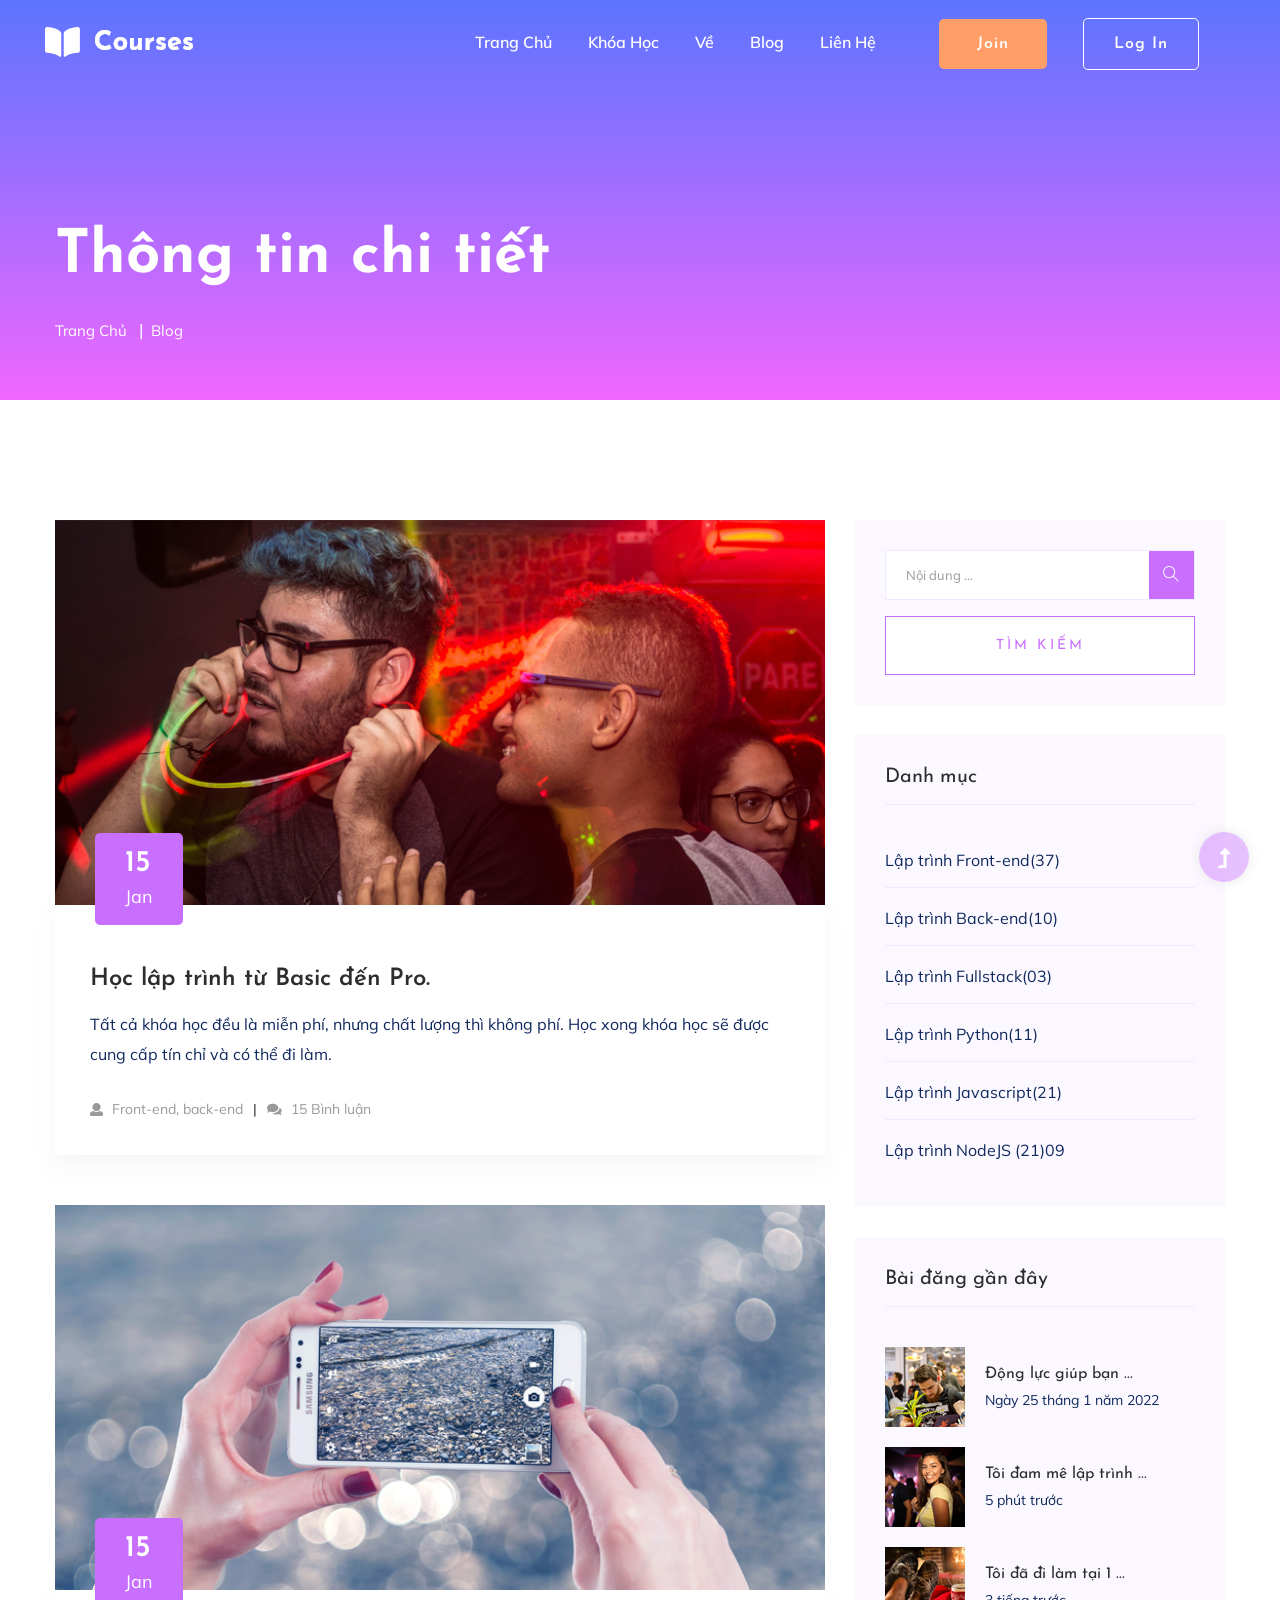
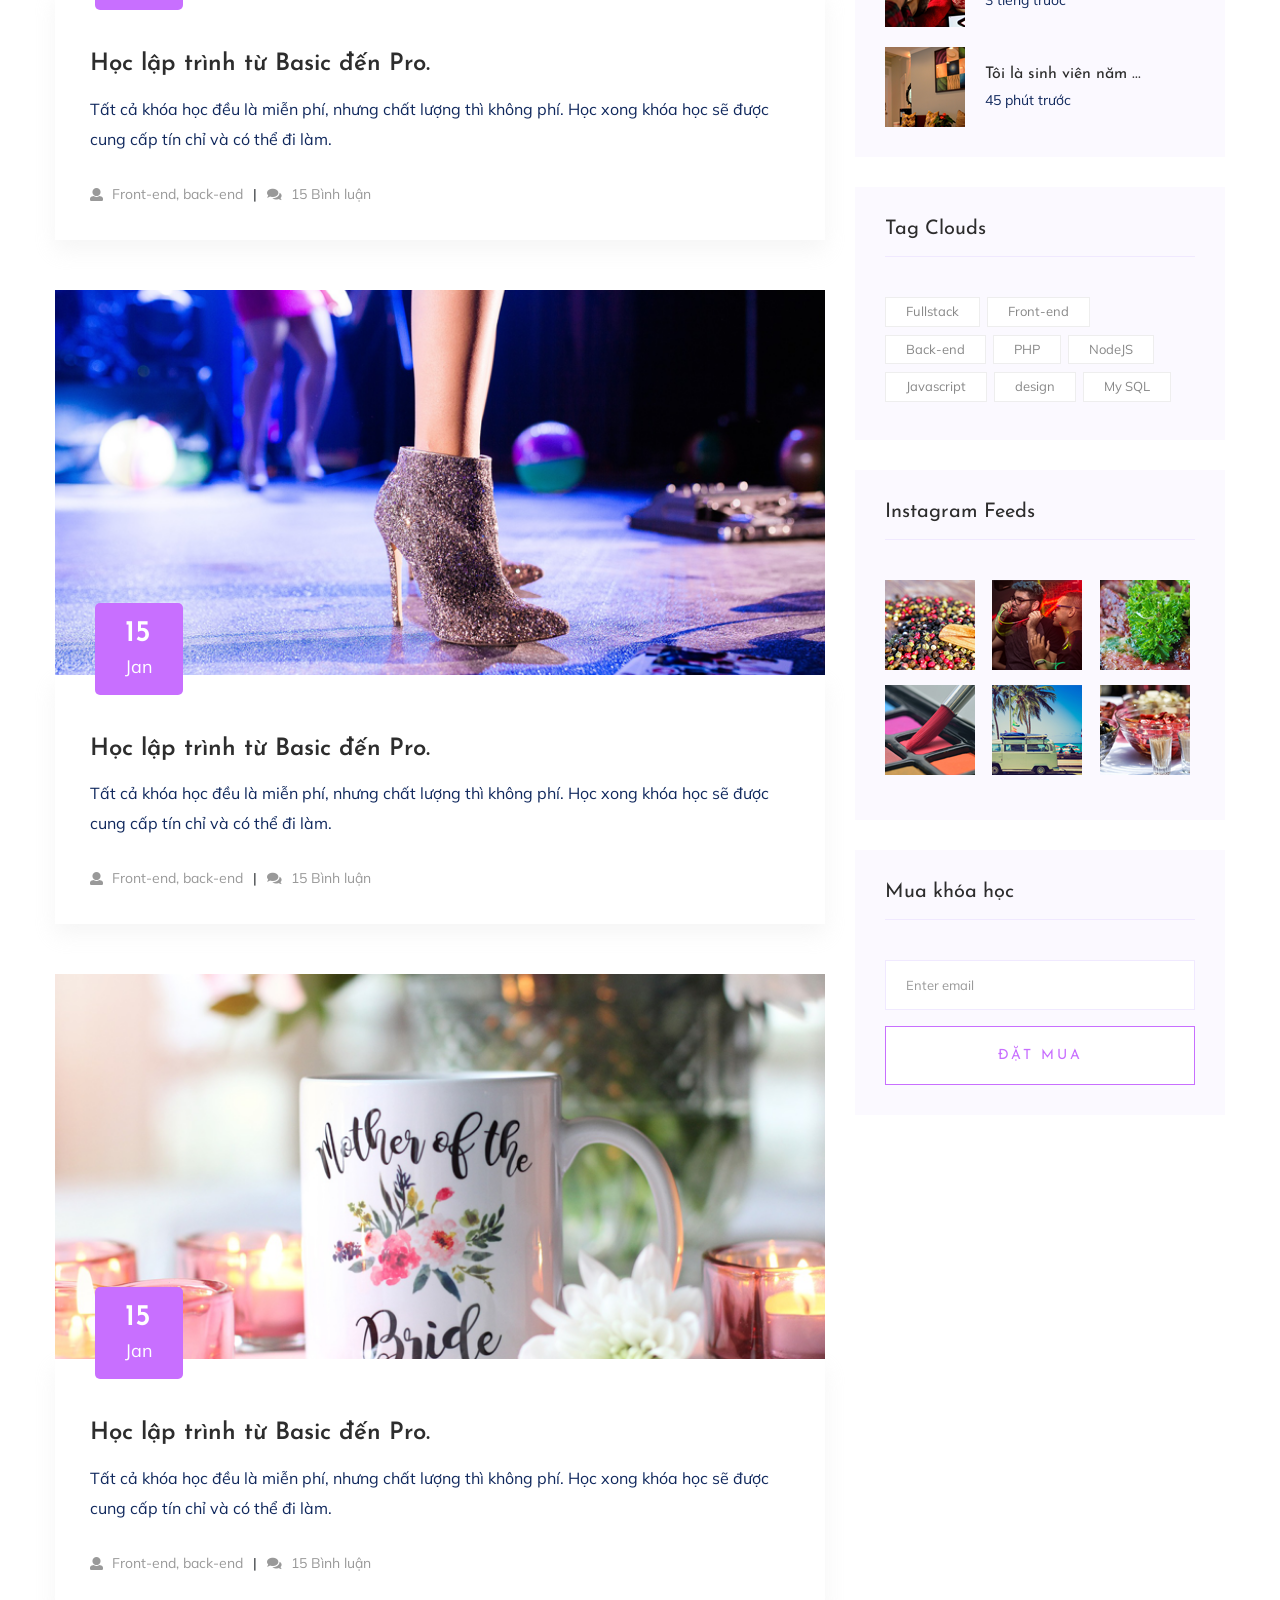
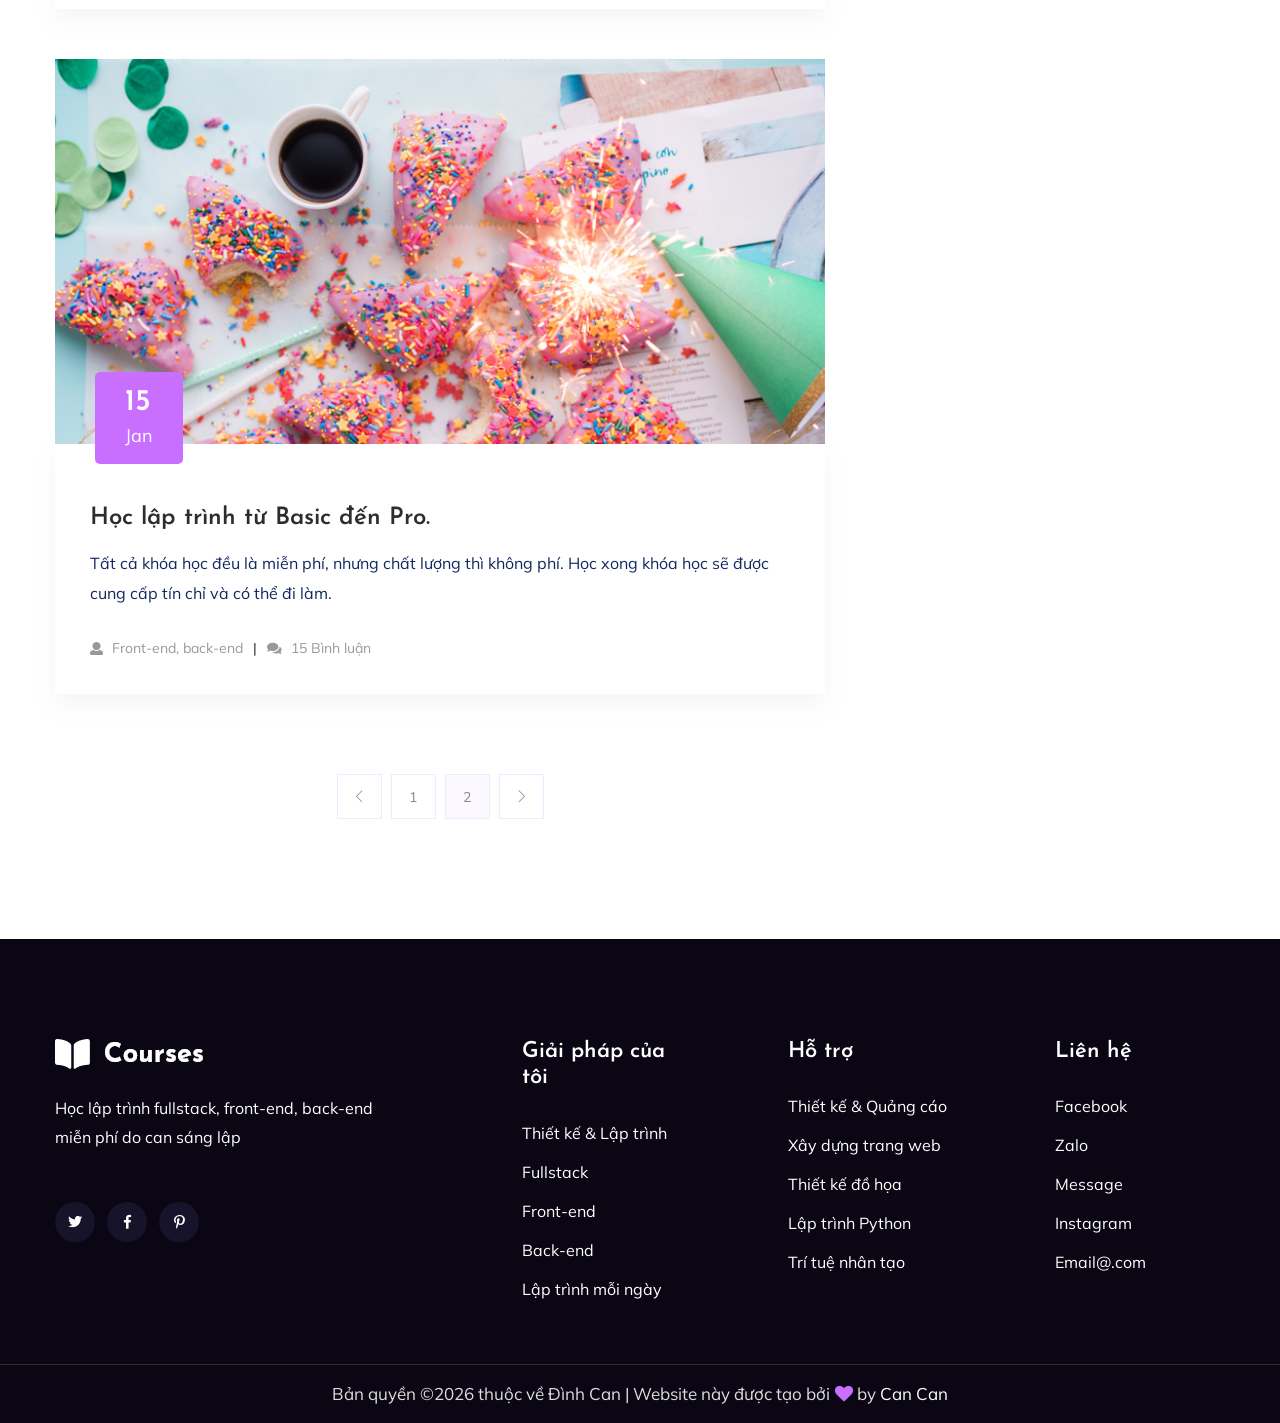
<file: blog.html>
<!doctype html>
<html class="no-js" lang="zxx">
<head>
    <meta charset="utf-8">
    <meta http-equiv="x-ua-compatible" content="ie=edge">
    <title>Courses | Education</title>
    <meta name="description" content="">
    <meta name="viewport" content="width=device-width, initial-scale=1">
    <link rel="shortcut icon" type="image/x-icon" href="assets/img/favicon.ico">

    <!-- CSS here -->
    <link rel="stylesheet" href="assets/css/bootstrap.min.css">
    <link rel="stylesheet" href="assets/css/owl.carousel.min.css">
    <link rel="stylesheet" href="assets/css/slicknav.css">
    <link rel="stylesheet" href="assets/css/animate.min.css">
    <link rel="stylesheet" href="assets/css/hamburgers.min.css">
    <link rel="stylesheet" href="assets/css/magnific-popup.css">
    <link rel="stylesheet" href="assets/css/fontawesome-all.min.css">
    <link rel="stylesheet" href="assets/css/themify-icons.css">
    <link rel="stylesheet" href="assets/css/themify-icons.css">
    <link rel="stylesheet" href="assets/css/slick.css">
    <link rel="stylesheet" href="assets/css/nice-select.css">
    <link rel="stylesheet" href="assets/css/style.css">
    <link rel="stylesheet" href="assets/css/responsive.css">
</head>
<body>
    <!--? Preloader Start -->
    <div id="preloader-active">
        <div class="preloader d-flex align-items-center justify-content-center">
            <div class="preloader-inner position-relative">
                <div class="preloader-circle"></div>
                <div class="preloader-img pere-text">
                    <img src="assets/img/logo/loder.png" alt="">
                </div>
            </div>
        </div>
    </div>
    <!-- Preloader Start -->
    <!-- Header Start -->
    <div class="header-area header-transparent">
        <div class="main-header ">
            <div class="header-bottom  header-sticky">
                <div class="container-fluid">
                    <div class="row align-items-center">
                        <!-- Logo -->
                        <div class="col-xl-2 col-lg-2">
                            <div class="logo">
                                <a href="index.html"><img src="assets/img/logo/logo.png" alt=""></a>
                            </div>
                        </div>
                        <div class="col-xl-10 col-lg-10">
                            <div class="menu-wrapper d-flex align-items-center justify-content-end">
                                <!-- Main-menu -->
                                <div class="main-menu d-none d-lg-block">
                                    <nav>
                                        <ul id="navigation">                                                                                          
                                            <li class="active" ><a href="index.html">Trang chủ</a></li>
                                            <li><a href="courses.html">Khóa học</a>
                                            </li>
                                            <li><a href="about.html">Về</a></li>
                                            <li><a href="#">Blog</a>
                                                <ul class="submenu">
                                                    <li><a href="blog.html">Blog</a></li>
                                                    <li><a href="blog_details.html">Blog Details</a></li>
                                                    <li><a href="elements.html">Element</a></li>
                                                </ul>
                                            </li>
                                            <li><a href="contact.html">Liên hệ</a></li>
                                            <!-- Button -->
                                            <li class="button-header margin-left "><a href="indexpf.html" class="btn">Join</a></li>
                                            <li class="button-header"><a href="indexlg.html" class="btn btn3">Log in</a></li>
                                        </ul>
                                    </nav>
                                </div>
                            </div>
                        </div> 
                        <!-- Mobile Menu -->
                        <div class="col-12">
                            <div class="mobile_menu d-block d-lg-none"></div>
                        </div>
                    </div>
                </div>
            </div>
        </div>
    </div>
    <!-- Header End -->
    <main>
        <!--? slider Area Start-->
        <section class="slider-area slider-area2">
            <div class="slider-active">
                <!-- Single Slider -->
                <div class="single-slider slider-height2">
                    <div class="container">
                        <div class="row">
                            <div class="col-xl-8 col-lg-11 col-md-12">
                                <div class="hero__caption hero__caption2">
                                    <h1 data-animation="bounceIn" data-delay="0.2s">Thông tin chi tiết</h1>
                                    <!-- breadcrumb Start-->
                                    <nav aria-label="breadcrumb">
                                        <ol class="breadcrumb">
                                            <li class="breadcrumb-item"><a href="index.html">Trang chủ</a></li>
                                            <li class="breadcrumb-item"><a href="#">Blog</a></li> 
                                        </ol>
                                    </nav>
                                    <!-- breadcrumb End -->
                                </div>
                            </div>
                        </div>
                    </div>          
                </div>
            </div>
        </section>
        <!--? Blog Area Start-->
        <section class="blog_area section-padding">
            <div class="container">
                <div class="row">
                    <div class="col-lg-8 mb-5 mb-lg-0">
                        <div class="blog_left_sidebar">
                            <article class="blog_item">
                                <div class="blog_item_img">
                                    <img class="card-img rounded-0" src="assets/img/blog/single_blog_1.png" alt="">
                                    <a href="#" class="blog_item_date">
                                        <h3>15</h3>
                                        <p>Jan</p>
                                    </a>
                                </div>
                                <div class="blog_details">
                                    <a class="d-inline-block" href="blog_details.html">
                                        <h2 class="blog-head" style="color: #2d2d2d;">Học lập trình từ Basic đến Pro.</h2>
                                    </a>
                                    <p>Tất cả khóa học đều là miễn phí, nhưng chất lượng thì không phí. Học xong khóa học sẽ được cung cấp tín chỉ và có thể đi làm.</p>
                                    <ul class="blog-info-link">
                                        <li><a href="#"><i class="fa fa-user"></i> Front-end, back-end</a></li>
                                        <li><a href="#"><i class="fa fa-comments"></i> 15 Bình luận</a></li>
                                    </ul>
                                </div>
                            </article>
                            <article class="blog_item">
                                <div class="blog_item_img">
                                    <img class="card-img rounded-0" src="assets/img/blog/single_blog_2.png" alt="">
                                    <a href="#" class="blog_item_date">
                                        <h3>15</h3>
                                        <p>Jan</p>
                                    </a>
                                </div>
                                <div class="blog_details">
                                    <a class="d-inline-block" href="blog_details.html">
                                        <h2 class="blog-head" style="color: #2d2d2d;">Học lập trình từ Basic đến Pro.</h2>
                                    </a>
                                    <p>Tất cả khóa học đều là miễn phí, nhưng chất lượng thì không phí. Học xong khóa học sẽ được cung cấp tín chỉ và có thể đi làm.</p>
                                    <ul class="blog-info-link">
                                        <li><a href="#"><i class="fa fa-user"></i> Front-end, back-end</a></li>
                                        <li><a href="#"><i class="fa fa-comments"></i> 15 Bình luận</a></li>
                                    </ul>
                                </div>
                            </article>
                            <article class="blog_item">
                                <div class="blog_item_img">
                                    <img class="card-img rounded-0" src="assets/img/blog/single_blog_3.png" alt="">
                                    <a href="#" class="blog_item_date">
                                        <h3>15</h3>
                                        <p>Jan</p>
                                    </a>
                                </div>
                                <div class="blog_details">
                                    <a class="d-inline-block" href="blog_details.html">
                                        <h2 class="blog-head" style="color: #2d2d2d;">Học lập trình từ Basic đến Pro.</h2>
                                    </a>
                                    <p>Tất cả khóa học đều là miễn phí, nhưng chất lượng thì không phí. Học xong khóa học sẽ được cung cấp tín chỉ và có thể đi làm.</p>
                                    <ul class="blog-info-link">
                                        <li><a href="#"><i class="fa fa-user"></i> Front-end, back-end</a></li>
                                        <li><a href="#"><i class="fa fa-comments"></i> 15 Bình luận</a></li>
                                    </ul>
                                </div>
                            </article>
                            <article class="blog_item">
                                <div class="blog_item_img">
                                    <img class="card-img rounded-0" src="assets/img/blog/single_blog_4.png" alt="">
                                    <a href="#" class="blog_item_date">
                                        <h3>15</h3>
                                        <p>Jan</p>
                                    </a>
                                </div>
                                <div class="blog_details">
                                    <a class="d-inline-block" href="blog_details.html">
                                        <h2 class="blog-head" style="color: #2d2d2d;">Học lập trình từ Basic đến Pro.</h2>
                                    </a>
                                    <p>Tất cả khóa học đều là miễn phí, nhưng chất lượng thì không phí. Học xong khóa học sẽ được cung cấp tín chỉ và có thể đi làm.</p>
                                    <ul class="blog-info-link">
                                        <li><a href="#"><i class="fa fa-user"></i> Front-end, back-end</a></li>
                                        <li><a href="#"><i class="fa fa-comments"></i> 15 Bình luận</a></li>
                                    </ul>
                                </div>
                            </article>
                            <article class="blog_item">
                                <div class="blog_item_img">
                                    <img class="card-img rounded-0" src="assets/img/blog/single_blog_5.png" alt="">
                                    <a href="#" class="blog_item_date">
                                        <h3>15</h3>
                                        <p>Jan</p>
                                    </a>
                                </div>
                                <div class="blog_details">
                                    <a class="d-inline-block" href="blog_details.html">
                                        <h2 class="blog-head" style="color: #2d2d2d;">Học lập trình từ Basic đến Pro.</h2>
                                    </a>
                                    <p>Tất cả khóa học đều là miễn phí, nhưng chất lượng thì không phí. Học xong khóa học sẽ được cung cấp tín chỉ và có thể đi làm.</p>
                                    <ul class="blog-info-link">
                                        <li><a href="#"><i class="fa fa-user"></i> Front-end, back-end</a></li>
                                        <li><a href="#"><i class="fa fa-comments"></i> 15 Bình luận</a></li>
                                    </ul>
                                </div>
                            </article>
                            <nav class="blog-pagination justify-content-center d-flex">
                                <ul class="pagination">
                                    <li class="page-item">
                                        <a href="#" class="page-link" aria-label="Previous">
                                            <i class="ti-angle-left"></i>
                                        </a>
                                    </li>
                                    <li class="page-item">
                                        <a href="#" class="page-link">1</a>
                                    </li>
                                    <li class="page-item active">
                                        <a href="#" class="page-link">2</a>
                                    </li>
                                    <li class="page-item">
                                        <a href="#" class="page-link" aria-label="Next">
                                            <i class="ti-angle-right"></i>
                                        </a>
                                    </li>
                                </ul>
                            </nav>
                        </div>
                    </div>
                    <div class="col-lg-4">
                        <div class="blog_right_sidebar">
                            <aside class="single_sidebar_widget search_widget">
                                <form action="#">
                                    <div class="form-group">
                                        <div class="input-group mb-3">
                                            <input type="text" class="form-control" placeholder='Nội dung ...'
                                            onfocus="this.placeholder = ''"
                                            onblur="this.placeholder = 'Nội dung ...'">
                                            <div class="input-group-append">
                                                <button class="btns" type="button"><i class="ti-search"></i></button>
                                            </div>
                                        </div>
                                    </div>
                                    <button class="button rounded-0 primary-bg text-white w-100 btn_1 boxed-btn"
                                    type="submit">Tìm kiếm</button>
                                </form>
                            </aside>
                            <aside class="single_sidebar_widget post_category_widget">
                                <h4 class="widget_title" style="color: #2d2d2d;">Danh mục</h4>
                                <ul class="list cat-list">
                                    <li>
                                        <a href="#" class="d-flex">
                                            <p>Lập trình Front-end </p>
                                            <p> (37) </p>
                                        </a>
                                    </li>
                                    <li>
                                        <a href="#" class="d-flex">
                                            <p>Lập trình Back-end </p>
                                            <p> (10) </p>
                                        </a>
                                    </li>
                                    <li>
                                        <a href="#" class="d-flex">
                                            <p>Lập trình Fullstack </p>
                                            <p> (03) </p>
                                        </a>
                                    </li>
                                    <li>
                                        <a href="#" class="d-flex">
                                            <p>Lập trình Python </p>
                                            <p> (11) </p>
                                        </a>
                                    </li>
                                    <li>
                                        <a href="#" class="d-flex">
                                            <p>Lập trình Javascript </p>
                                            <p> (21) </p>
                                        </a>
                                    </li>
                                    <li>
                                        <a href="#" class="d-flex">
                                            <p> Lập trình NodeJS (21)</p> 
                                            <p>09</p>
                                        </a>
                                    </li>
                                </ul>
                            </aside>
                            <aside class="single_sidebar_widget popular_post_widget">
                                <h3 class="widget_title" style="color: #2d2d2d;">Bài đăng gần đây</h3>
                                <div class="media post_item">
                                    <img src="assets/img/post/post_1.png" alt="post">
                                    <div class="media-body">
                                        <a href="blog_details.html">
                                            <h3 style="color: #2d2d2d;">Động lực giúp bạn ...</h3>
                                        </a>
                                        <p>Ngày 25 tháng 1 năm 2022</p>
                                    </div>
                                </div>
                                <div class="media post_item">
                                    <img src="assets/img/post/post_2.png" alt="post">
                                    <div class="media-body">
                                        <a href="blog_details.html">
                                            <h3 style="color: #2d2d2d;">Tôi đam mê lập trình ...</h3>
                                        </a>
                                        <p>5 phút trước</p>
                                    </div>
                                </div>
                                <div class="media post_item">
                                    <img src="assets/img/post/post_3.png" alt="post">
                                    <div class="media-body">
                                        <a href="blog_details.html">
                                            <h3 style="color: #2d2d2d;">Tôi đã đi làm tại 1 ...</h3>
                                        </a>
                                        <p>3 tiếng trước</p>
                                    </div>
                                </div>
                                <div class="media post_item">
                                    <img src="assets/img/post/post_4.png" alt="post">
                                    <div class="media-body">
                                        <a href="blog_details.html">
                                            <h3 style="color: #2d2d2d;">Tôi là sinh viên năm ...</h3>
                                        </a>
                                        <p>45 phút trước</p>
                                    </div>
                                </div>
                            </aside>
                            <aside class="single_sidebar_widget tag_cloud_widget">
                                <h4 class="widget_title" style="color: #2d2d2d;">Tag Clouds</h4>
                                <ul class="list">
                                    <li>
                                        <a href="#">Fullstack</a>
                                    </li>
                                    <li>
                                        <a href="#">Front-end</a>
                                    </li>
                                    <li>
                                        <a href="#">Back-end</a>
                                    </li>
                                    <li>
                                        <a href="#">PHP</a>
                                    </li>
                                    <li>
                                        <a href="#">NodeJS</a>
                                    </li>
                                    <li>
                                        <a href="#">Javascript</a>
                                    </li>
                                    <li>
                                        <a href="#">design</a>
                                    </li>
                                    <li>
                                        <a href="#">My SQL</a>
                                    </li>
                                </ul>
                            </aside>

                            <aside class="single_sidebar_widget instagram_feeds">
                                <h4 class="widget_title" style="color: #2d2d2d;">Instagram Feeds</h4>
                                <ul class="instagram_row flex-wrap">
                                    <li>
                                        <a href="#">
                                            <img class="img-fluid" src="assets/img/post/post_5.png" alt="">
                                        </a>
                                    </li>
                                    <li>
                                        <a href="#">
                                            <img class="img-fluid" src="assets/img/post/post_6.png" alt="">
                                        </a>
                                    </li>
                                    <li>
                                        <a href="#">
                                            <img class="img-fluid" src="assets/img/post/post_7.png" alt="">
                                        </a>
                                    </li>
                                    <li>
                                        <a href="#">
                                            <img class="img-fluid" src="assets/img/post/post_8.png" alt="">
                                        </a>
                                    </li>
                                    <li>
                                        <a href="#">
                                            <img class="img-fluid" src="assets/img/post/post_9.png" alt="">
                                        </a>
                                    </li>
                                    <li>
                                        <a href="#">
                                            <img class="img-fluid" src="assets/img/post/post_10.png" alt="">
                                        </a>
                                    </li>
                                </ul>
                            </aside>
                            <aside class="single_sidebar_widget newsletter_widget">
                                <h4 class="widget_title" style="color: #2d2d2d;">Mua khóa học</h4>
                                <form action="#">
                                    <div class="form-group">
                                        <input type="email" class="form-control" onfocus="this.placeholder = ''"
                                        onblur="this.placeholder = 'Enter email'" placeholder='Enter email' required>
                                    </div>
                                    <button class="button rounded-0 primary-bg text-white w-100 btn_1 boxed-btn"
                                    type="submit">Đặt mua</button>
                                </form>
                            </aside>
                        </div>
                    </div>
                </div>
            </div>
        </section>
        <!-- Blog Area End -->
    </main>
    <footer>
        <div class="footer-wrappper footer-bg">
           <!-- Footer Start-->
           <div class="footer-area footer-padding">
            <div class="container">
                <div class="row justify-content-between">
                    <div class="col-xl-4 col-lg-5 col-md-4 col-sm-6">
                        <div class="single-footer-caption mb-50">
                            <div class="single-footer-caption mb-30">
                                <!-- logo -->
                                <div class="footer-logo mb-25">
                                    <a href="index.html"><img src="assets/img/logo/logo2_footer.png" alt=""></a>
                                </div>
                                <div class="footer-tittle">
                                    <div class="footer-pera">
                                        <p>Học lập trình fullstack, front-end, back-end miễn phí do can sáng lập</p>
                                    </div>
                                </div>
                                <!-- social -->
                                <div class="footer-social">
                                    <a href="#"><i class="fab fa-twitter"></i></a>
                                    <a href="https://bit.ly/sai4ull"><i class="fab fa-facebook-f"></i></a>
                                    <a href="#"><i class="fab fa-pinterest-p"></i></a>
                                </div>
                            </div>
                        </div>
                    </div>
                    <div class="col-xl-2 col-lg-3 col-md-4 col-sm-5">
                        <div class="single-footer-caption mb-50">
                            <div class="footer-tittle">
                                <h4>Giải pháp của tôi</h4>
                                <ul>
                                    <li><a href="#">Thiết kế & Lập trình</a></li>
                                    <li><a href="#">Fullstack</a></li>
                                    <li><a href="#">Front-end</a></li>
                                    <li><a href="#">Back-end</a></li>
                                    <li><a href="#">Lập trình mỗi ngày</a></li>
                                </ul>
                            </div>
                        </div>
                    </div>
                    <div class="col-xl-2 col-lg-4 col-md-4 col-sm-6">
                        <div class="single-footer-caption mb-50">
                            <div class="footer-tittle">
                                <h4>Hỗ trợ</h4>
                                <ul>
                                    <li><a href="#">Thiết kế & Quảng cáo</a></li>
                                    <li><a href="#">Xây dựng trang web</a></li>
                                    <li><a href="#">Thiết kế đồ họa</a></li>
                                    <li><a href="#">Lập trình Python</a></li>
                                    <li><a href="#">Trí tuệ nhân tạo</a></li>
                                </ul>
                            </div>
                        </div>
                    </div>
                    <div class="col-xl-2 col-lg-3 col-md-4 col-sm-6">
                        <div class="single-footer-caption mb-50">
                            <div class="footer-tittle">
                                <h4>Liên hệ</h4>
                                <ul>
                                    <li><a href="#">Facebook</a></li>
                                    <li><a href="#">Zalo</a></li>
                                    <li><a href="#">Message</a></li>
                                    <li><a href="#">Instagram</a></li>
                                    <li><a href="#">Email@.com</a></li>
                                </ul>
                            </div>
                        </div>
                    </div>
                </div>
            </div>
        </div>
        <!-- footer-bottom area -->
        <div class="footer-bottom-area">
            <div class="container">
                <div class="footer-border">
                    <div class="row d-flex align-items-center">
                        <div class="col-xl-12 ">
                            <div class="footer-copy-right text-center">
                                <p><!-- Link back to Colorlib can't be removed. Template is licensed under CC BY 3.0. -->
                                  Bản quyền &copy;<script>document.write(new Date().getFullYear());</script> thuộc về Đình Can | Website này được tạo bởi <i class="fa fa-heart" aria-hidden="true"></i> by <a href="# target="_blank">Can Can</a>
                                  <!-- Link back to Colorlib can't be removed. Template is licensed under CC BY 3.0. --></p>
                              </div>
                          </div>
                      </div>
                  </div>
              </div>
          </div>
              <!-- Footer End-->
          </div>
      </footer> 
      
      <!-- Scroll Up -->
      <div id="back-top" >
        <a title="Go to Top" href="#"> <i class="fas fa-level-up-alt"></i></a>
    </div>
    <!-- JS here -->

    <script src="./assets/js/vendor/modernizr-3.5.0.min.js"></script>
    <!-- Jquery, Popper, Bootstrap -->
    <script src="./assets/js/vendor/jquery-1.12.4.min.js"></script>
    <script src="./assets/js/popper.min.js"></script>
    <script src="./assets/js/bootstrap.min.js"></script>
    <!-- Jquery Mobile Menu -->
    <script src="./assets/js/jquery.slicknav.min.js"></script>

    <!-- Jquery Slick , Owl-Carousel Plugins -->
    <script src="./assets/js/owl.carousel.min.js"></script>
    <script src="./assets/js/slick.min.js"></script>
    <!-- One Page, Animated-HeadLin -->
    <script src="./assets/js/wow.min.js"></script>
    <script src="./assets/js/animated.headline.js"></script>
    <script src="./assets/js/jquery.magnific-popup.js"></script>

    <!-- Date Picker -->
    <script src="./assets/js/gijgo.min.js"></script>
    <!-- Nice-select, sticky -->
    <script src="./assets/js/jquery.nice-select.min.js"></script>
    <script src="./assets/js/jquery.sticky.js"></script>
    
    <!-- counter , waypoint,Hover Direction -->
    <script src="./assets/js/jquery.counterup.min.js"></script>
    <script src="./assets/js/waypoints.min.js"></script>
    <script src="./assets/js/jquery.countdown.min.js"></script>
    <script src="./assets/js/hover-direction-snake.min.js"></script>

    <!-- contact js -->
    <script src="./assets/js/contact.js"></script>
    <script src="./assets/js/jquery.form.js"></script>
    <script src="./assets/js/jquery.validate.min.js"></script>
    <script src="./assets/js/mail-script.js"></script>
    <script src="./assets/js/jquery.ajaxchimp.min.js"></script>
    
    <!-- Jquery Plugins, main Jquery -->	
    <script src="./assets/js/plugins.js"></script>
    <script src="./assets/js/main.js"></script>
    
</body>
</html>
</file>
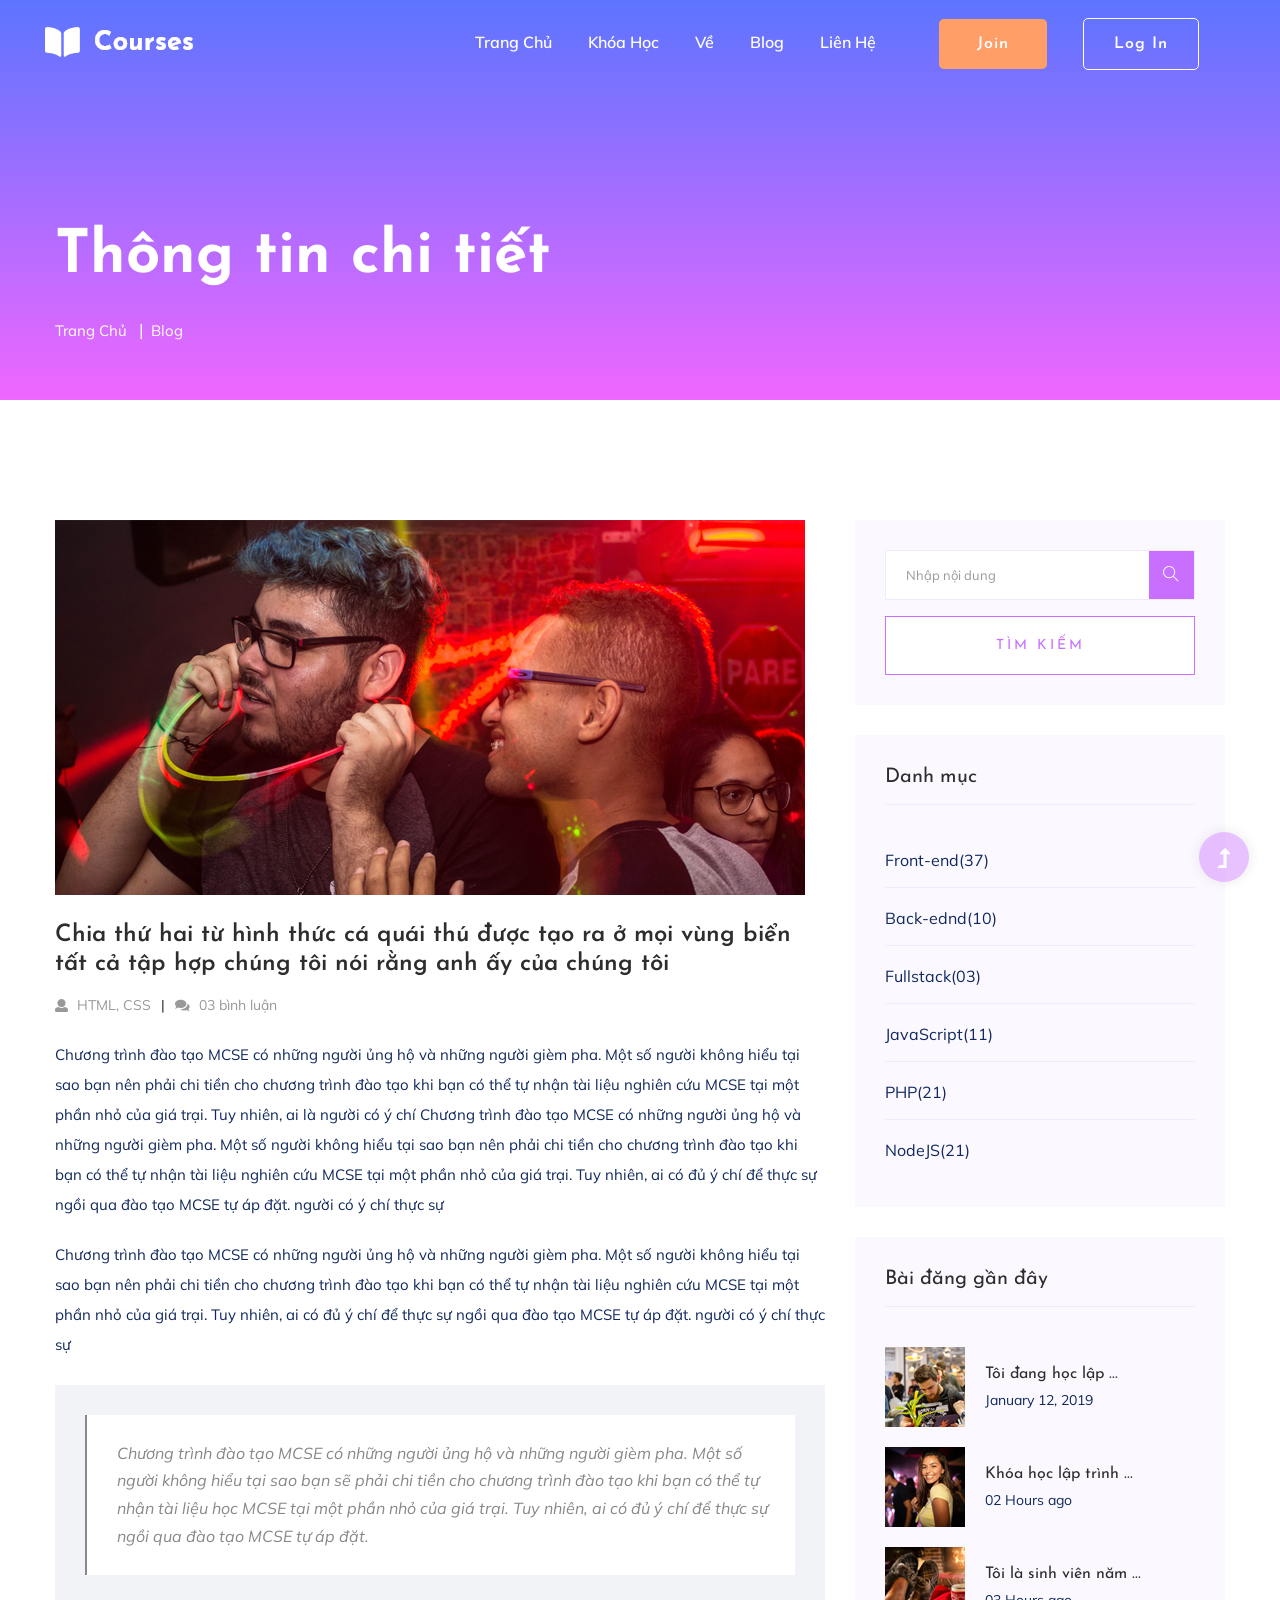
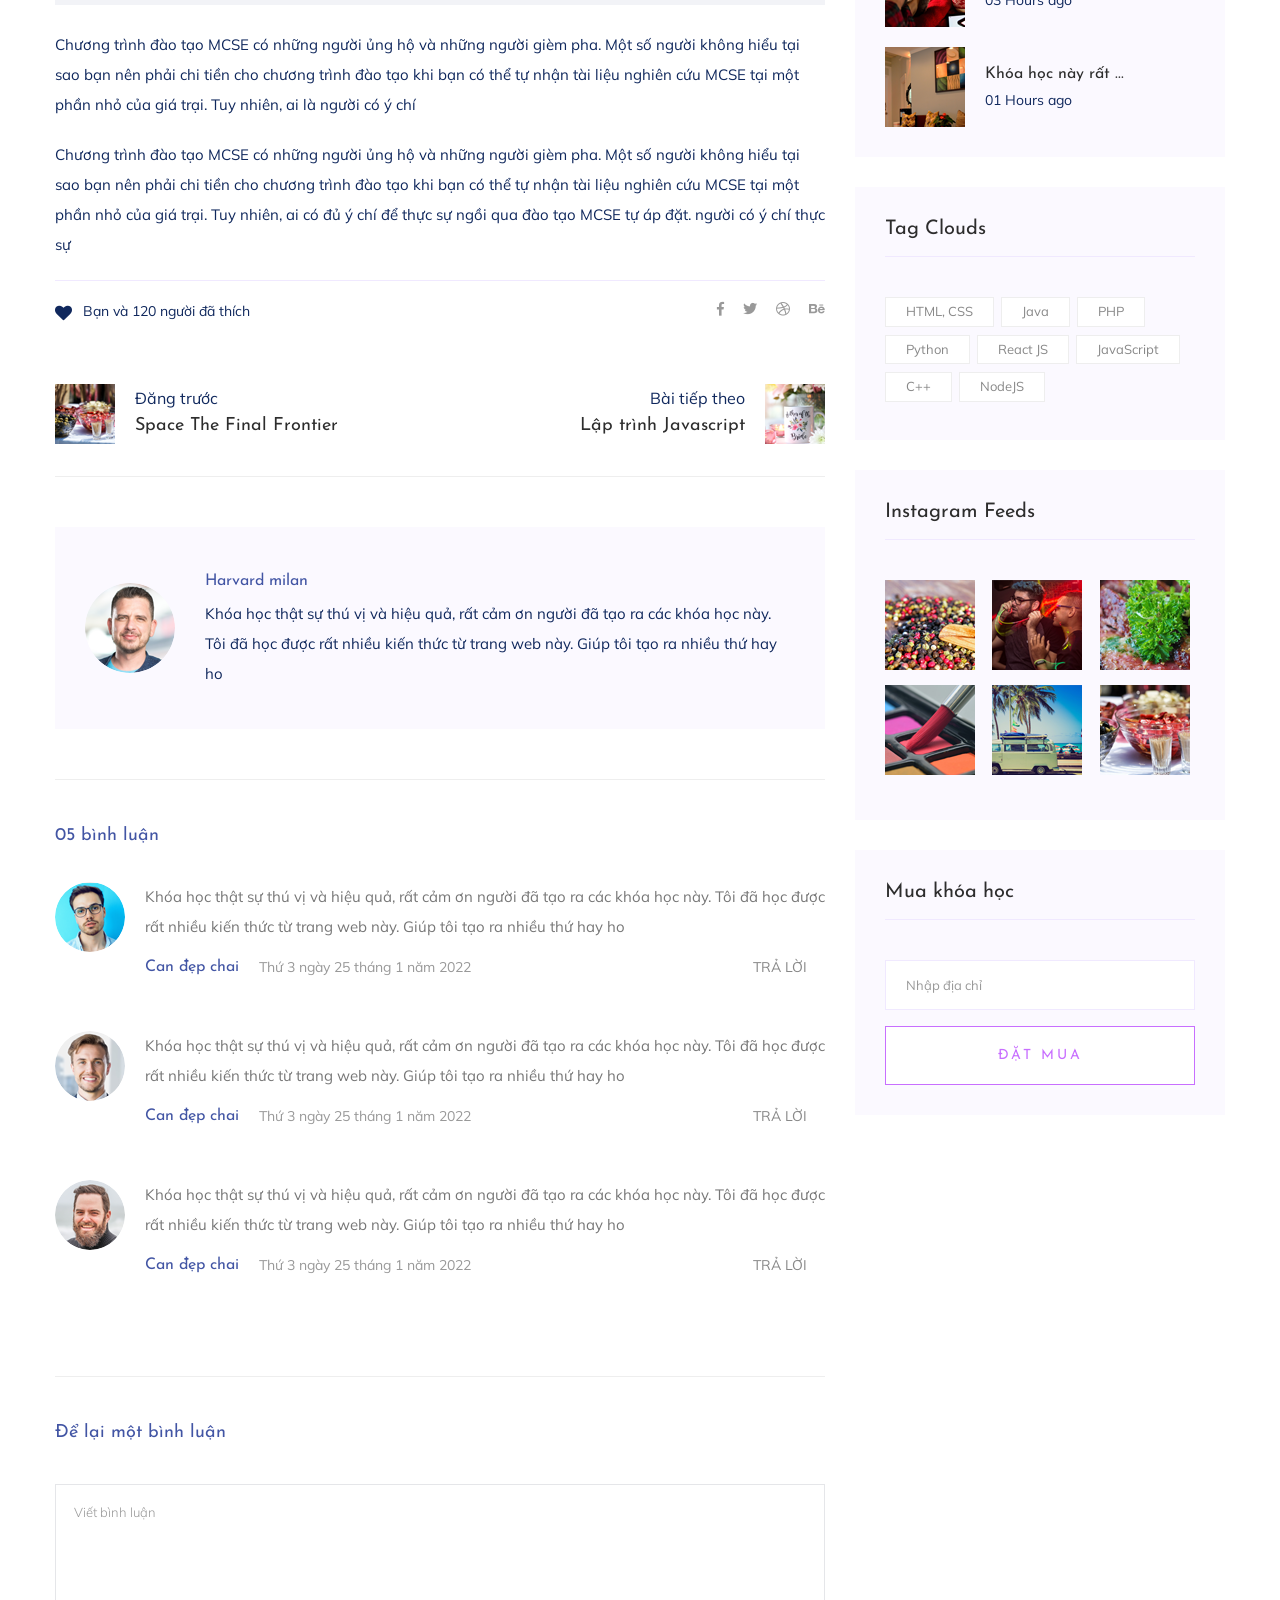
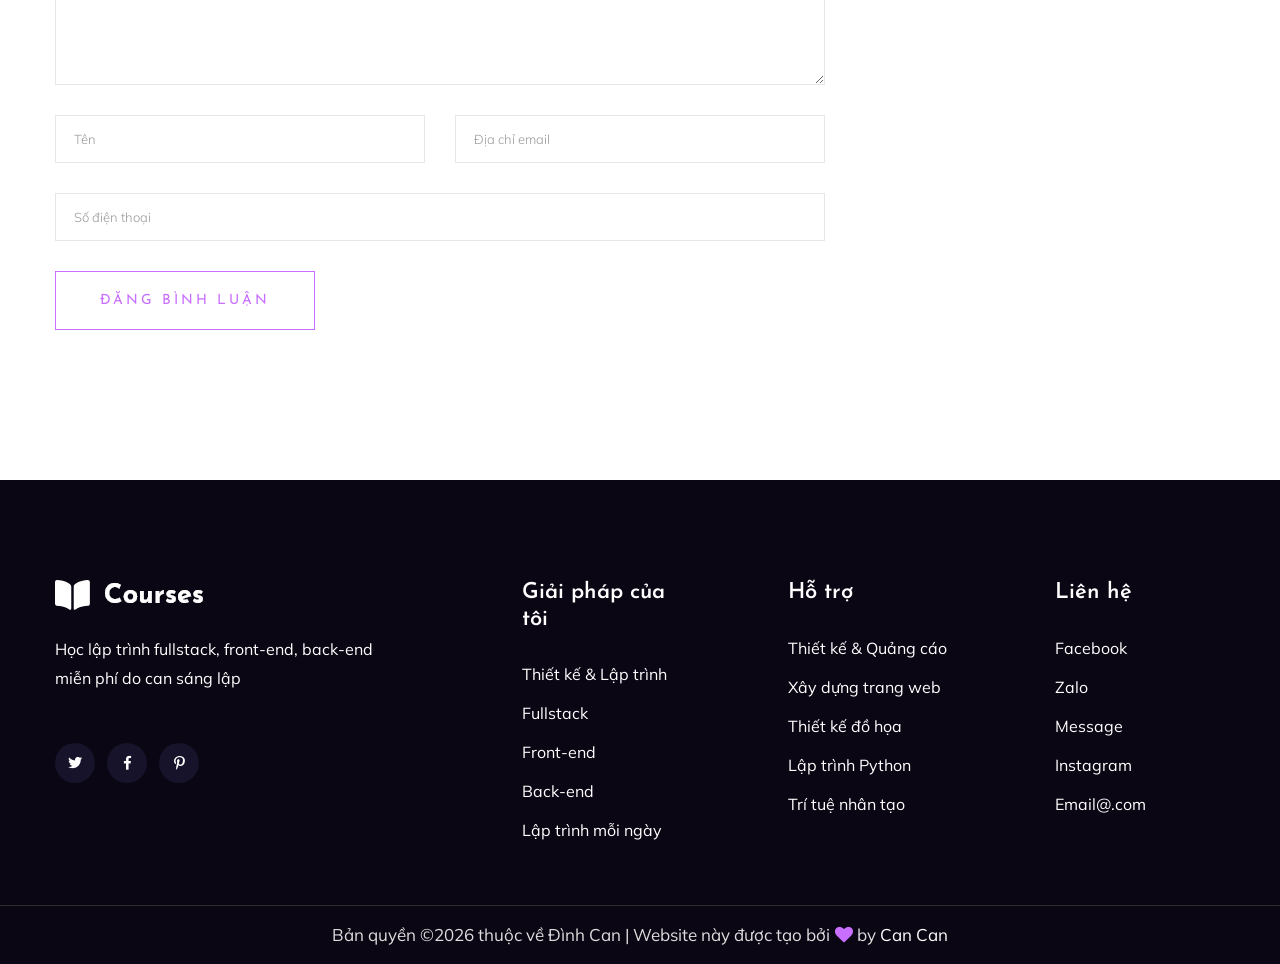
<file: blog_details.html>
<!doctype html>
<html class="no-js" lang="zxx">
<head>
   <meta charset="utf-8">
   <meta http-equiv="x-ua-compatible" content="ie=edge">
   <title>Courses | Education</title>
   <meta name="description" content="">
   <meta name="viewport" content="width=device-width, initial-scale=1">
   <link rel="shortcut icon" type="image/x-icon" href="assets/img/favicon.ico">

   <!-- CSS here -->
   <link rel="stylesheet" href="assets/css/bootstrap.min.css">
   <link rel="stylesheet" href="assets/css/owl.carousel.min.css">
   <link rel="stylesheet" href="assets/css/slicknav.css">
   <link rel="stylesheet" href="assets/css/animate.min.css">
   <link rel="stylesheet" href="assets/css/hamburgers.min.css">
   <link rel="stylesheet" href="assets/css/magnific-popup.css">
   <link rel="stylesheet" href="assets/css/fontawesome-all.min.css">
   <link rel="stylesheet" href="assets/css/themify-icons.css">
   <link rel="stylesheet" href="assets/css/slick.css">
   <link rel="stylesheet" href="assets/css/nice-select.css">
   <link rel="stylesheet" href="assets/css/style.css">
   <link rel="stylesheet" href="responsive.css">
</head>

<body>
   <!--? Preloader Start -->
   <div id="preloader-active">
      <div class="preloader d-flex align-items-center justify-content-center">
        <div class="preloader-inner position-relative">
          <div class="preloader-circle"></div>
          <div class="preloader-img pere-text">
            <img src="assets/img/logo/loder.png" alt="">
         </div>
      </div>
   </div>
</div>
<!-- Preloader Start -->
<!-- Header Start -->
<div class="header-area header-transparent">
   <div class="main-header ">
      <div class="header-bottom  header-sticky">
         <div class="container-fluid">
            <div class="row align-items-center">
               <!-- Logo -->
               <div class="col-xl-2 col-lg-2">
                  <div class="logo">
                     <a href="index.html"><img src="assets/img/logo/logo.png" alt=""></a>
                  </div>
               </div>
               <div class="col-xl-10 col-lg-10">
                  <div class="menu-wrapper d-flex align-items-center justify-content-end">
                     <!-- Main-menu -->
                     <div class="main-menu d-none d-lg-block">
                        <nav>
                           <ul id="navigation">                                                                                          
                              <li class="active" ><a href="index.html">Trang chủ</a></li>
                              <li><a href="courses.html">Khóa học</a>
                             </li>
                              <li><a href="about.html">Về</a></li>
                              <li><a href="#">Blog</a>
                                 <ul class="submenu">
                                    <li><a href="blog.html">Blog</a></li>
                                    <li><a href="blog_details.html">Blog Details</a></li>
                                    <li><a href="elements.html">Element</a></li>
                                 </ul>
                              </li>
                              <li><a href="contact.html">Liên hệ</a></li>
                              <!-- Button -->
                              <li class="button-header margin-left "><a href="indexpf.html" class="btn">Join</a></li>
                              <li class="button-header"><a href="indexlg.html" class="btn btn3">Log in</a></li>
                           </ul>
                        </nav>
                     </div>
                  </div>
               </div> 
               <!-- Mobile Menu -->
               <div class="col-12">
                  <div class="mobile_menu d-block d-lg-none"></div>
               </div>
            </div>
         </div>
      </div>
   </div>
</div>
<!-- Header End -->
<main>
   <!--? slider Area Start-->
   <section class="slider-area slider-area2">
     <div class="slider-active">
       <!-- Single Slider -->
       <div class="single-slider slider-height2">
         <div class="container">
           <div class="row">
             <div class="col-xl-8 col-lg-11 col-md-12">
               <div class="hero__caption hero__caption2">
                 <h1 data-animation="bounceIn" data-delay="0.2s">Thông tin chi tiết</h1>
                 <!-- breadcrumb Start-->
                 <nav aria-label="breadcrumb">
                   <ol class="breadcrumb">
                     <li class="breadcrumb-item"><a href="index.html">Trang chủ</a></li>
                     <li class="breadcrumb-item"><a href="#">Blog</a></li> 
                  </ol>
               </nav>
               <!-- breadcrumb End -->
            </div>
         </div>
      </div>
   </div>          
</div>
</div>
</section>
<!--? Blog Area Start -->
<section class="blog_area single-post-area section-padding">
   <div class="container">
      <div class="row">
         <div class="col-lg-8 posts-list">
            <div class="single-post">
               <div class="feature-img">
                  <img class="img-fluid" src="assets/img/blog/single_blog_1.png" alt="">
               </div>
               <div class="blog_details">
                  <h2 style="color: #2d2d2d;">Chia thứ hai từ hình thức cá quái thú được tạo ra ở mọi vùng biển tất cả tập hợp chúng tôi nói rằng anh ấy của chúng tôi
                  </h2>
                  <ul class="blog-info-link mt-3 mb-4">
                     <li><a href="#"><i class="fa fa-user"></i> HTML, CSS</a></li>
                     <li><a href="#"><i class="fa fa-comments"></i> 03 bình luận</a></li>
                  </ul>
                  <p class="excert">
                     Chương trình đào tạo MCSE có những người ủng hộ và những người gièm pha. Một số người không hiểu tại sao bạn nên phải chi tiền cho chương trình đào tạo khi bạn có thể tự nhận tài liệu nghiên cứu MCSE tại một phần nhỏ của giá trại. Tuy nhiên, ai là người có ý chí
                     Chương trình đào tạo MCSE có những người ủng hộ và những người gièm pha. Một số người không hiểu tại sao bạn nên phải chi tiền cho chương trình đào tạo khi bạn có thể tự nhận tài liệu nghiên cứu MCSE tại một phần nhỏ của giá trại. Tuy nhiên, ai có đủ ý chí để thực sự ngồi qua đào tạo MCSE tự áp đặt. người có ý chí thực sự 
                  </p>
                  <p>
                     Chương trình đào tạo MCSE có những người ủng hộ và những người gièm pha. Một số người không hiểu tại sao bạn nên phải chi tiền cho chương trình đào tạo khi bạn có thể tự nhận tài liệu nghiên cứu MCSE tại một phần nhỏ của giá trại. Tuy nhiên, ai có đủ ý chí để thực sự ngồi qua đào tạo MCSE tự áp đặt. người có ý chí thực sự 
                  </p>
                  <div class="quote-wrapper">
                     <div class="quotes">
                        Chương trình đào tạo MCSE có những người ủng hộ và những người gièm pha. Một số người không hiểu tại sao bạn sẽ phải chi tiền cho chương trình đào tạo khi bạn có thể tự nhận tài liệu học MCSE tại một phần nhỏ của giá trại. Tuy nhiên, ai có đủ ý chí để thực sự ngồi qua đào tạo MCSE tự áp đặt. 
                     </div>
                  </div>
                  <p>
                     Chương trình đào tạo MCSE có những người ủng hộ và những người gièm pha. Một số người không hiểu tại sao bạn nên phải chi tiền cho chương trình đào tạo khi bạn có thể tự nhận tài liệu nghiên cứu MCSE tại một phần nhỏ của giá trại. Tuy nhiên, ai là người có ý chí 
                  </p>
                  <p>
                     Chương trình đào tạo MCSE có những người ủng hộ và những người gièm pha. Một số người không hiểu tại sao bạn nên phải chi tiền cho chương trình đào tạo khi bạn có thể tự nhận tài liệu nghiên cứu MCSE tại một phần nhỏ của giá trại. Tuy nhiên, ai có đủ ý chí để thực sự ngồi qua đào tạo MCSE tự áp đặt. người có ý chí thực sự 
                  </p>
               </div>
            </div>
            <div class="navigation-top">
               <div class="d-sm-flex justify-content-between text-center">
                  <p class="like-info"><span class="align-middle"><i class="fa fa-heart"></i></span>Bạn và 120 người đã thích</p>
                  <div class="col-sm-4 text-center my-2 my-sm-0">
                     <!-- <p class="comment-count"><span class="align-middle"><i class="fa fa-comment"></i></span> 06 Comments</p> -->
                  </div>
                  <ul class="social-icons">
                     <li><a href="https://www.facebook.com/sai4ull"><i class="fab fa-facebook-f"></i></a></li>
                     <li><a href="#"><i class="fab fa-twitter"></i></a></li>
                     <li><a href="#"><i class="fab fa-dribbble"></i></a></li>
                     <li><a href="#"><i class="fab fa-behance"></i></a></li>
                  </ul>
               </div>
               <div class="navigation-area">
                  <div class="row">
                     <div
                     class="col-lg-6 col-md-6 col-12 nav-left flex-row d-flex justify-content-start align-items-center">
                     <div class="thumb">
                        <a href="#">
                           <img class="img-fluid" src="assets/img/post/preview.png" alt="">
                        </a>
                     </div>
                     <div class="arrow">
                        <a href="#">
                           <span class="lnr text-white ti-arrow-left"></span>
                        </a>
                     </div>
                     <div class="detials">
                        <p>Đăng trước</p>
                        <a href="#">
                           <h4 style="color: #2d2d2d;">Space The Final Frontier</h4>
                        </a>
                     </div>
                  </div>
                  <div
                  class="col-lg-6 col-md-6 col-12 nav-right flex-row d-flex justify-content-end align-items-center">
                  <div class="detials">
                     <p>Bài tiếp theo</p>
                     <a href="#">
                        <h4 style="color: #2d2d2d;">Lập trình Javascript</h4>
                     </a>
                  </div>
                  <div class="arrow">
                     <a href="#">
                        <span class="lnr text-white ti-arrow-right"></span>
                     </a>
                  </div>
                  <div class="thumb">
                     <a href="#">
                        <img class="img-fluid" src="assets/img/post/next.png" alt="">
                     </a>
                  </div>
               </div>
            </div>
         </div>
      </div>
      <div class="blog-author">
         <div class="media align-items-center">
            <img src="assets/img/blog/author.png" alt="">
            <div class="media-body">
               <a href="#">
                  <h4>Harvard milan</h4>
               </a>
               <p>Khóa học thật sự thú vị và hiệu quả, rất cảm ơn người đã tạo ra các khóa học này. Tôi đã học được rất nhiều kiến thức từ trang web này. Giúp tôi tạo ra nhiều thứ hay ho</p>
            </div>
         </div>
      </div>
      <div class="comments-area">
         <h4>05 bình luận</h4>
         <div class="comment-list">
            <div class="single-comment justify-content-between d-flex">
               <div class="user justify-content-between d-flex">
                  <div class="thumb">
                     <img src="assets/img/blog/comment_1.png" alt="">
                  </div>
                  <div class="desc">
                     <p class="comment">
                        Khóa học thật sự thú vị và hiệu quả, rất cảm ơn người đã tạo ra các khóa học này. Tôi đã học được rất nhiều kiến thức từ trang web này. Giúp tôi tạo ra nhiều thứ hay ho
                     </p>
                     <div class="d-flex justify-content-between">
                        <div class="d-flex align-items-center">
                           <h5>
                              <a href="#">Can đẹp chai</a>
                           </h5>
                           <p class="date">Thứ 3 ngày 25 tháng 1 năm 2022 </p>
                        </div>
                        <div class="reply-btn">
                           <a href="#" class="btn-reply text-uppercase">Trả lời</a>
                        </div>
                     </div>
                  </div>
               </div>
            </div>
         </div>
         <div class="comment-list">
            <div class="single-comment justify-content-between d-flex">
               <div class="user justify-content-between d-flex">
                  <div class="thumb">
                     <img src="assets/img/blog/comment_2.png" alt="">
                  </div>
                  <div class="desc">
                     <p class="comment">
                        Khóa học thật sự thú vị và hiệu quả, rất cảm ơn người đã tạo ra các khóa học này. Tôi đã học được rất nhiều kiến thức từ trang web này. Giúp tôi tạo ra nhiều thứ hay ho
                     </p>
                     <div class="d-flex justify-content-between">
                        <div class="d-flex align-items-center">
                           <h5>
                              <a href="#">Can đẹp chai</a>
                           </h5>
                           <p class="date">Thứ 3 ngày 25 tháng 1 năm 2022 </p>
                        </div>
                        <div class="reply-btn">
                           <a href="#" class="btn-reply text-uppercase">Trả lời</a>
                        </div>
                     </div>
                  </div>
               </div>
            </div>
         </div>
         <div class="comment-list">
            <div class="single-comment justify-content-between d-flex">
               <div class="user justify-content-between d-flex">
                  <div class="thumb">
                     <img src="assets/img/blog/comment_3.png" alt="">
                  </div>
                  <div class="desc">
                     <p class="comment">
                        Khóa học thật sự thú vị và hiệu quả, rất cảm ơn người đã tạo ra các khóa học này. Tôi đã học được rất nhiều kiến thức từ trang web này. Giúp tôi tạo ra nhiều thứ hay ho
                     </p>
                     <div class="d-flex justify-content-between">
                        <div class="d-flex align-items-center">
                           <h5>
                              <a href="#">Can đẹp chai</a>
                           </h5>
                           <p class="date">Thứ 3 ngày 25 tháng 1 năm 2022 </p>
                        </div>
                        <div class="reply-btn">
                           <a href="#" class="btn-reply text-uppercase">Trả lời</a>
                        </div>
                     </div>
                  </div>
               </div>
            </div>
         </div>
      </div>
      <div class="comment-form">
         <h4>Để lại một bình luận</h4>
         <form class="form-contact comment_form" action="#" id="commentForm">
            <div class="row">
               <div class="col-12">
                  <div class="form-group">
                     <textarea class="form-control w-100" name="comment" id="comment" cols="30" rows="9"
                     placeholder="Viết bình luận"></textarea>
                  </div>
               </div>
               <div class="col-sm-6">
                  <div class="form-group">
                     <input class="form-control" name="name" id="name" type="text" placeholder="Tên">
                  </div>
               </div>
               <div class="col-sm-6">
                  <div class="form-group">
                     <input class="form-control" name="email" id="email" type="email" placeholder="Địa chỉ email">
                  </div>
               </div>
               <div class="col-12">
                  <div class="form-group">
                     <input class="form-control" name="website" id="website" type="text" placeholder="Số điện thoại">
                  </div>
               </div>
            </div>
            <div class="form-group">
               <button type="submit" class="button button-contactForm btn_1 boxed-btn">Đăng bình luận</button>
            </div>
         </form>
      </div>
   </div>
   <div class="col-lg-4">
      <div class="blog_right_sidebar">
         <aside class="single_sidebar_widget search_widget">
            <form action="#">
               <div class="form-group">
                  <div class="input-group mb-3">
                     <input type="text" class="form-control" placeholder='Nhập nội dung'
                     onfocus="this.placeholder = ''" onblur="this.placeholder = 'Search Keyword'">
                     <div class="input-group-append">
                        <button class="btns" type="button"><i class="ti-search"></i></button>
                     </div>
                  </div>
               </div>
               <button class="button rounded-0 primary-bg text-white w-100 btn_1 boxed-btn"
               type="submit">Tìm kiếm</button>
            </form>
         </aside>
         <aside class="single_sidebar_widget post_category_widget">
            <h4 class="widget_title" style="color: #2d2d2d;">Danh mục</h4>
            <ul class="list cat-list">
               <li>
                  <a href="#" class="d-flex">
                     <p>Front-end</p>
                     <p>(37)</p>
                  </a>
               </li>
               <li>
                  <a href="#" class="d-flex">
                     <p>Back-ednd</p>
                     <p>(10)</p>
                  </a>
               </li>
               <li>
                  <a href="#" class="d-flex">
                     <p>Fullstack</p>
                     <p>(03)</p>
                  </a>
               </li>
               <li>
                  <a href="#" class="d-flex">
                     <p>JavaScript</p>
                     <p>(11)</p>
                  </a>
               </li>
               <li>
                  <a href="#" class="d-flex">
                     <p>PHP</p>
                     <p>(21)</p>
                  </a>
               </li>
               <li>
                  <a href="#" class="d-flex">
                     <p>NodeJS</p>
                     <p>(21)</p>
                  </a>
               </li>
            </ul>
         </aside>
         <aside class="single_sidebar_widget popular_post_widget">
            <h3 class="widget_title" style="color: #2d2d2d;">Bài đăng gần đây</h3>
            <div class="media post_item">
               <img src="assets/img/post/post_1.png" alt="post">
               <div class="media-body">
                  <a href="blog_details.html">
                     <h3 style="color: #2d2d2d;">Tôi đang học lập ...</h3>
                  </a>
                  <p>January 12, 2019</p>
               </div>
            </div>
            <div class="media post_item">
               <img src="assets/img/post/post_2.png" alt="post">
               <div class="media-body">
                  <a href="blog_details.html">
                     <h3 style="color: #2d2d2d;">Khóa học lập trình ...</h3>
                  </a>
                  <p>02 Hours ago</p>
               </div>
            </div>
            <div class="media post_item">
               <img src="assets/img/post/post_3.png" alt="post">
               <div class="media-body">
                  <a href="blog_details.html">
                     <h3 style="color: #2d2d2d;">Tôi là sinh viên năm ...</h3>
                  </a>
                  <p>03 Hours ago</p>
               </div>
            </div>
            <div class="media post_item">
               <img src="assets/img/post/post_4.png" alt="post">
               <div class="media-body">
                  <a href="blog_details.html">
                     <h3 style="color: #2d2d2d;">Khóa học này rất ...</h3>
                  </a>
                  <p>01 Hours ago</p>
               </div>
            </div>
         </aside>
         <aside class="single_sidebar_widget tag_cloud_widget">
            <h4 class="widget_title" style="color: #2d2d2d;">Tag Clouds</h4>
            <ul class="list">
               <li>
                  <a href="#">HTML, CSS</a>
               </li>
               <li>
                  <a href="#">Java</a>
               </li>
               <li>
                  <a href="#">PHP</a>
               </li>
               <li>
                  <a href="#">Python</a>
               </li>
               <li>
                  <a href="#">React JS</a>
               </li>
               <li>
                  <a href="#">JavaScript</a>
               </li>
               <li>
                  <a href="#">C++</a>
               </li>
               <li>
                  <a href="#">NodeJS</a>
               </li>
            </ul>
         </aside>
         <aside class="single_sidebar_widget instagram_feeds">
            <h4 class="widget_title" style="color: #2d2d2d;">Instagram Feeds</h4>
            <ul class="instagram_row flex-wrap">
               <li>
                  <a href="#">
                     <img class="img-fluid" src="assets/img/post/post_5.png" alt="">
                  </a>
               </li>
               <li>
                  <a href="#">
                     <img class="img-fluid" src="assets/img/post/post_6.png" alt="">
                  </a>
               </li>
               <li>
                  <a href="#">
                     <img class="img-fluid" src="assets/img/post/post_7.png" alt="">
                  </a>
               </li>
               <li>
                  <a href="#">
                     <img class="img-fluid" src="assets/img/post/post_8.png" alt="">
                  </a>
               </li>
               <li>
                  <a href="#">
                     <img class="img-fluid" src="assets/img/post/post_9.png" alt="">
                  </a>
               </li>
               <li>
                  <a href="#">
                     <img class="img-fluid" src="assets/img/post/post_10.png" alt="">
                  </a>
               </li>
            </ul>
         </aside>
         <aside class="single_sidebar_widget newsletter_widget">
            <h4 class="widget_title" style="color: #2d2d2d;">Mua khóa học</h4>
            <form action="#">
               <div class="form-group">
                  <input type="email" class="form-control" onfocus="this.placeholder = ''"
                  onblur="this.placeholder = 'Enter email'" placeholder='Nhập địa chỉ' required>
               </div>
               <button class="button rounded-0 primary-bg text-white w-100 btn_1 boxed-btn" type="submit">Đặt mua</button>
            </form>
         </aside>
      </div>
   </div>
</div>
</div>
</section>
<!-- Blog Area End -->
</main>
<footer>
   <div class="footer-wrappper footer-bg">
    <!-- Footer Start-->
    <div class="footer-area footer-padding">
      <div class="container">
          <div class="row justify-content-between">
              <div class="col-xl-4 col-lg-5 col-md-4 col-sm-6">
                  <div class="single-footer-caption mb-50">
                      <div class="single-footer-caption mb-30">
                          <!-- logo -->
                          <div class="footer-logo mb-25">
                              <a href="index.html"><img src="assets/img/logo/logo2_footer.png" alt=""></a>
                          </div>
                          <div class="footer-tittle">
                              <div class="footer-pera">
                                  <p>Học lập trình fullstack, front-end, back-end miễn phí do can sáng lập</p>
                              </div>
                          </div>
                          <!-- social -->
                          <div class="footer-social">
                              <a href="#"><i class="fab fa-twitter"></i></a>
                              <a href="https://bit.ly/sai4ull"><i class="fab fa-facebook-f"></i></a>
                              <a href="#"><i class="fab fa-pinterest-p"></i></a>
                          </div>
                      </div>
                  </div>
              </div>
              <div class="col-xl-2 col-lg-3 col-md-4 col-sm-5">
                  <div class="single-footer-caption mb-50">
                      <div class="footer-tittle">
                          <h4>Giải pháp của tôi</h4>
                          <ul>
                              <li><a href="#">Thiết kế & Lập trình</a></li>
                              <li><a href="#">Fullstack</a></li>
                              <li><a href="#">Front-end</a></li>
                              <li><a href="#">Back-end</a></li>
                              <li><a href="#">Lập trình mỗi ngày</a></li>
                          </ul>
                      </div>
                  </div>
              </div>
              <div class="col-xl-2 col-lg-4 col-md-4 col-sm-6">
                  <div class="single-footer-caption mb-50">
                      <div class="footer-tittle">
                          <h4>Hỗ trợ</h4>
                          <ul>
                              <li><a href="#">Thiết kế & Quảng cáo</a></li>
                              <li><a href="#">Xây dựng trang web</a></li>
                              <li><a href="#">Thiết kế đồ họa</a></li>
                              <li><a href="#">Lập trình Python</a></li>
                              <li><a href="#">Trí tuệ nhân tạo</a></li>
                          </ul>
                      </div>
                  </div>
              </div>
              <div class="col-xl-2 col-lg-3 col-md-4 col-sm-6">
                  <div class="single-footer-caption mb-50">
                      <div class="footer-tittle">
                          <h4>Liên hệ</h4>
                          <ul>
                              <li><a href="#">Facebook</a></li>
                              <li><a href="#">Zalo</a></li>
                              <li><a href="#">Message</a></li>
                              <li><a href="#">Instagram</a></li>
                              <li><a href="#">Email@.com</a></li>
                          </ul>
                      </div>
                  </div>
              </div>
          </div>
      </div>
  </div>
  <!-- footer-bottom area -->
  <div class="footer-bottom-area">
      <div class="container">
          <div class="footer-border">
              <div class="row d-flex align-items-center">
                  <div class="col-xl-12 ">
                      <div class="footer-copy-right text-center">
                          <p><!-- Link back to Colorlib can't be removed. Template is licensed under CC BY 3.0. -->
                            Bản quyền &copy;<script>document.write(new Date().getFullYear());</script> thuộc về Đình Can | Website này được tạo bởi <i class="fa fa-heart" aria-hidden="true"></i> by <a href="# target="_blank">Can Can</a>
                            <!-- Link back to Colorlib can't be removed. Template is licensed under CC BY 3.0. --></p>
                        </div>
                    </div>
                </div>
            </div>
        </div>
    </div>
<!-- Footer End-->
</div>
</footer> 
<!-- Scroll Up -->

<div id="back-top" >
   <a title="Go to Top" href="#"> <i class="fas fa-level-up-alt"></i></a>
</div>

<!-- JS here -->

<script src="./assets/js/vendor/modernizr-3.5.0.min.js"></script>
<!-- Jquery, Popper, Bootstrap -->
<script src="./assets/js/vendor/jquery-1.12.4.min.js"></script>
<script src="./assets/js/popper.min.js"></script>
<script src="./assets/js/bootstrap.min.js"></script>
<!-- Jquery Mobile Menu -->
<script src="./assets/js/jquery.slicknav.min.js"></script>

<!-- Jquery Slick , Owl-Carousel Plugins -->
<script src="./assets/js/owl.carousel.min.js"></script>
<script src="./assets/js/slick.min.js"></script>
<!-- One Page, Animated-HeadLin -->
<script src="./assets/js/wow.min.js"></script>
<script src="./assets/js/animated.headline.js"></script>
<script src="./assets/js/jquery.magnific-popup.js"></script>

<!-- Date Picker -->
<script src="./assets/js/gijgo.min.js"></script>
<!-- Nice-select, sticky -->
<script src="./assets/js/jquery.nice-select.min.js"></script>
<script src="./assets/js/jquery.sticky.js"></script>

<!-- counter , waypoint,Hover Direction -->
<script src="./assets/js/jquery.counterup.min.js"></script>
<script src="./assets/js/waypoints.min.js"></script>
<script src="./assets/js/jquery.countdown.min.js"></script>
<script src="./assets/js/hover-direction-snake.min.js"></script>

<!-- contact js -->
<script src="./assets/js/contact.js"></script>
<script src="./assets/js/jquery.form.js"></script>
<script src="./assets/js/jquery.validate.min.js"></script>
<script src="./assets/js/mail-script.js"></script>
<script src="./assets/js/jquery.ajaxchimp.min.js"></script>

<!-- Jquery Plugins, main Jquery -->	
<script src="./assets/js/plugins.js"></script>
<script src="./assets/js/main.js"></script>

</body>
</html>
</file>
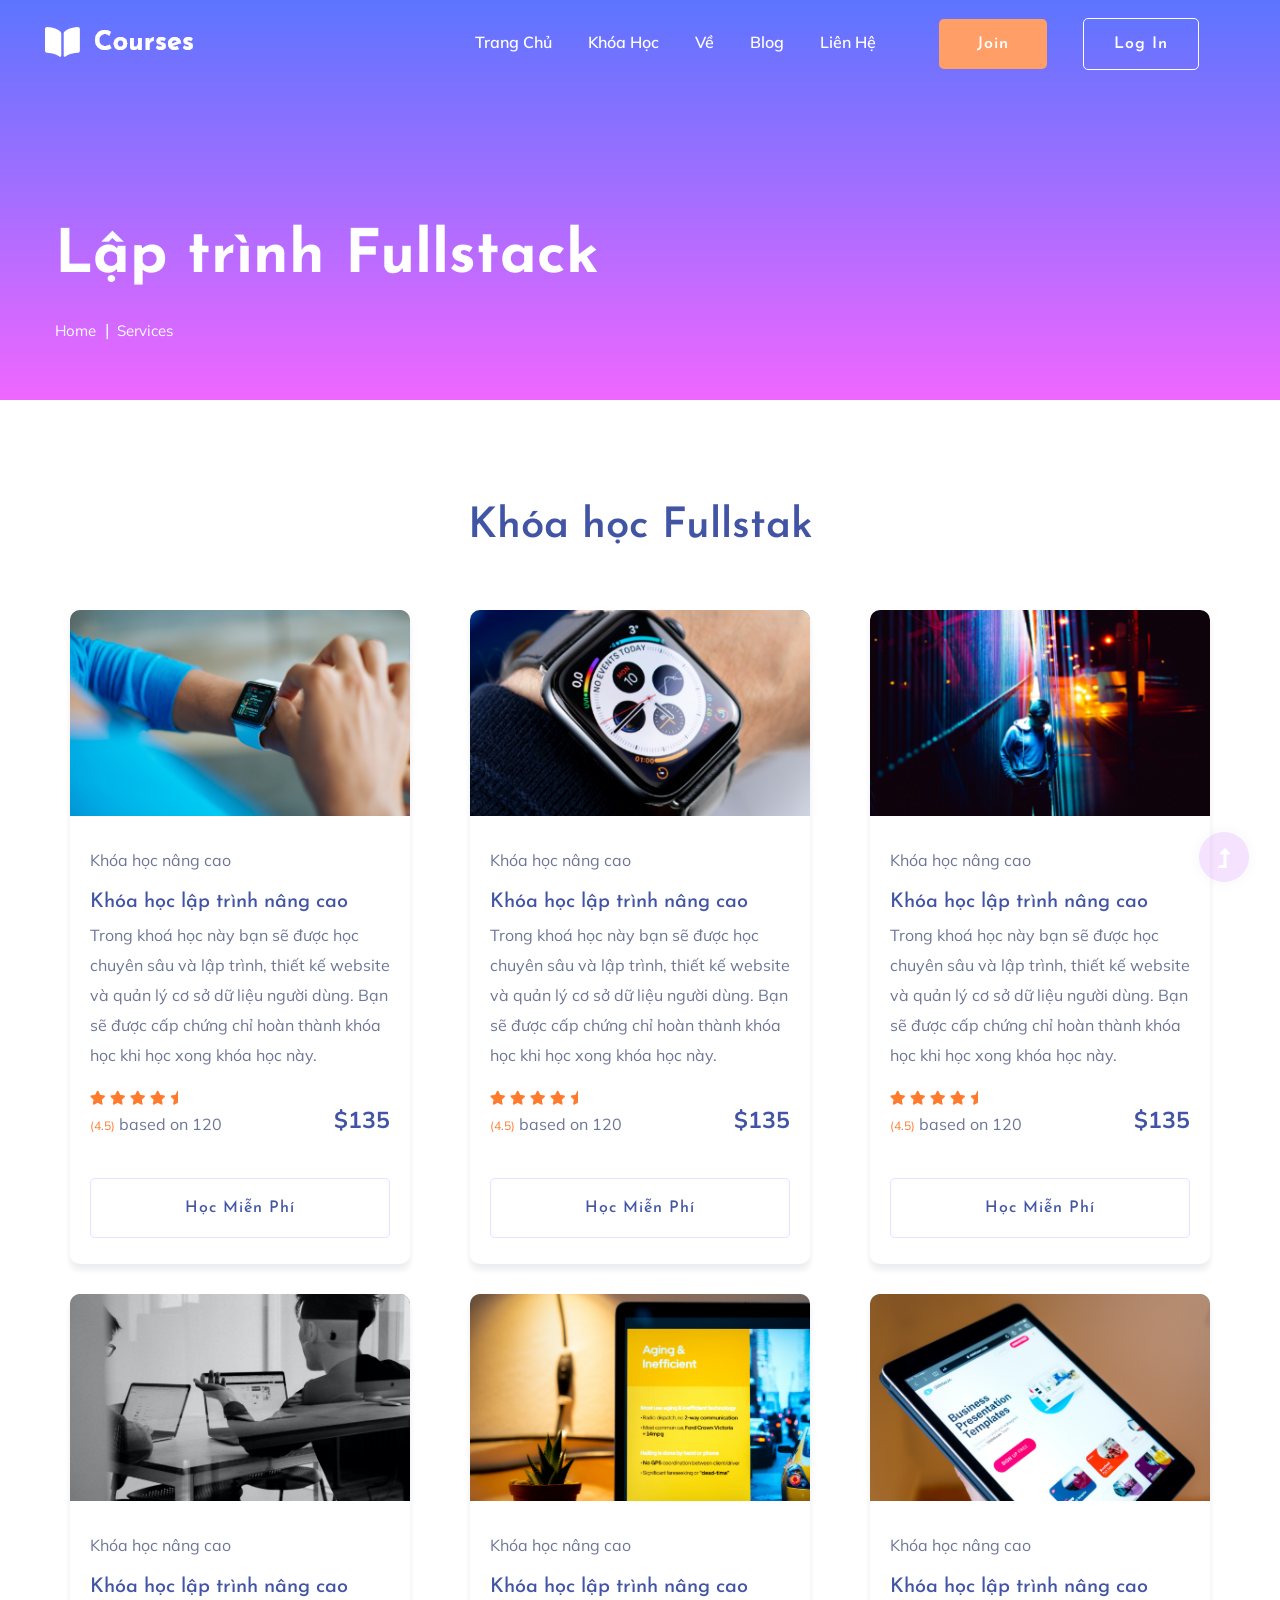
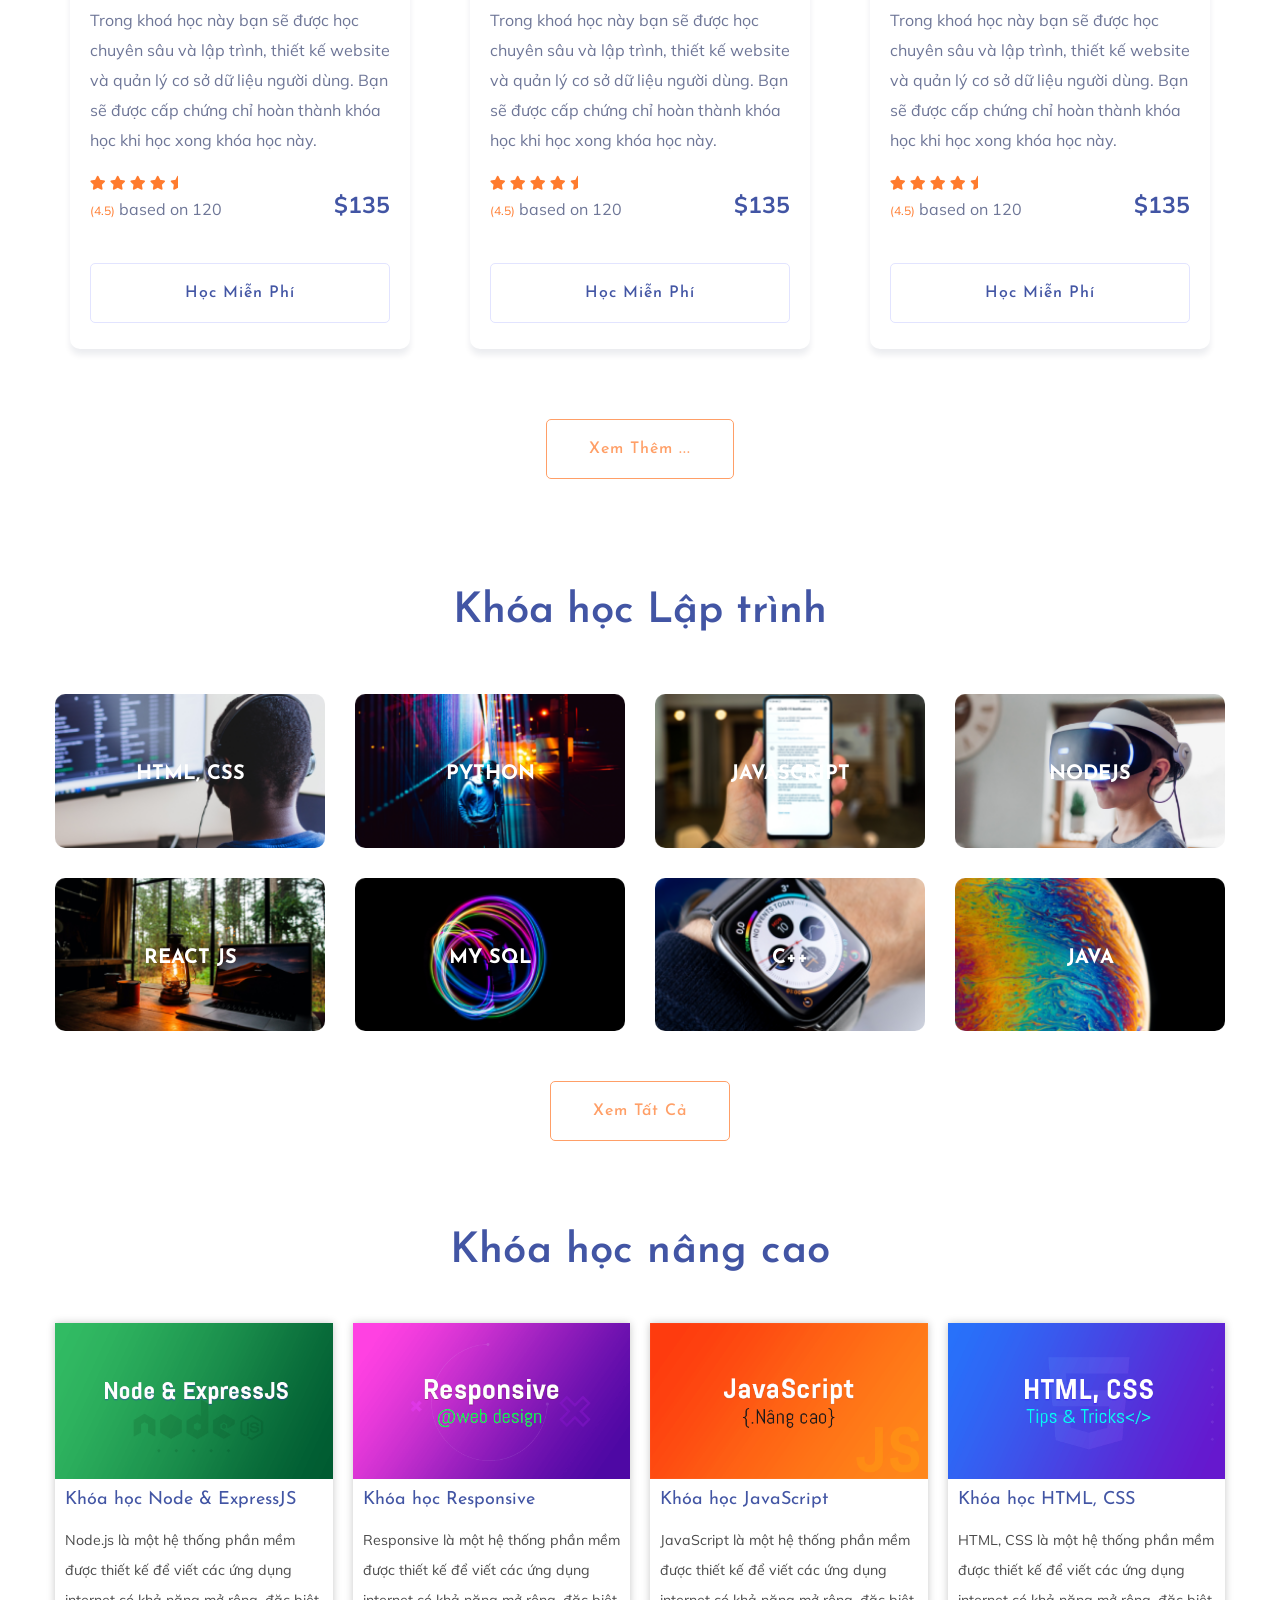
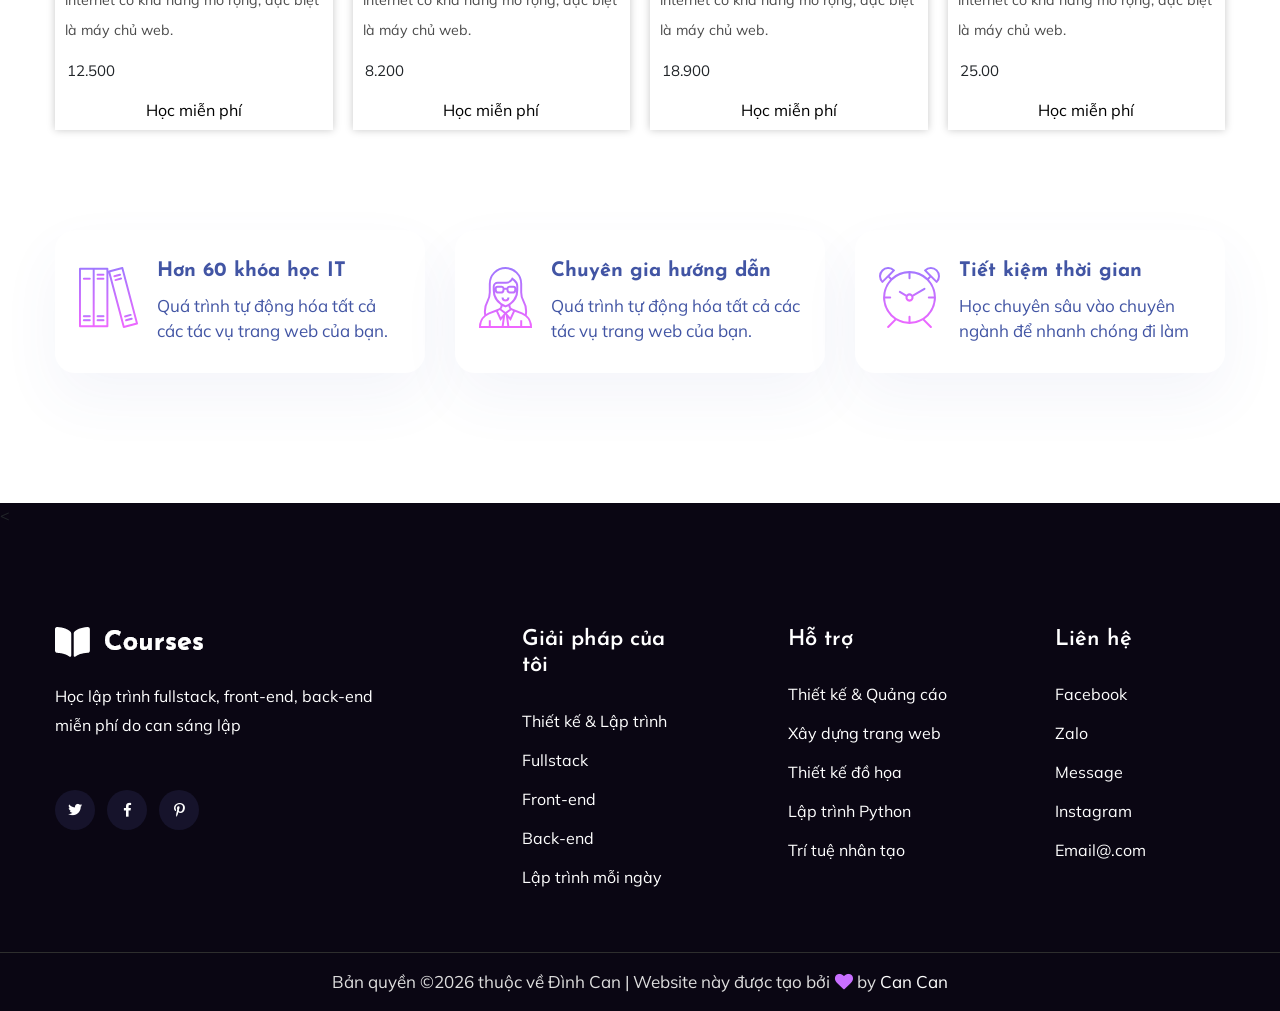
<file: courses.html>
<!doctype html>
<html class="no-js" lang="zxx">
<head>
    <meta charset="utf-8">
    <meta http-equiv="x-ua-compatible" content="ie=edge">
    <title>Courses | Education</title>
    <meta name="description" content="">
    <meta name="viewport" content="width=device-width, initial-scale=1">
    <link rel="manifest" href="site.webmanifest">
    <link rel="shortcut icon" type="image/x-icon" href="assets/img/favicon.ico">

    <!-- CSS here -->
    <link rel="stylesheet" href="assets/css/bootstrap.min.css">
    <link rel="stylesheet" href="assets/css/owl.carousel.min.css">
    <link rel="stylesheet" href="assets/css/slicknav.css">
    <link rel="stylesheet" href="assets/css/flaticon.css">
    <link rel="stylesheet" href="assets/css/progressbar_barfiller.css">
    <link rel="stylesheet" href="assets/css/gijgo.css">
    <link rel="stylesheet" href="assets/css/animate.min.css">
    <link rel="stylesheet" href="assets/css/animated-headline.css">
    <link rel="stylesheet" href="assets/css/magnific-popup.css">
    <link rel="stylesheet" href="assets/css/fontawesome-all.min.css">
    <link rel="stylesheet" href="assets/css/themify-icons.css">
    <link rel="stylesheet" href="assets/css/slick.css">
    <link rel="stylesheet" href="assets/css/nice-select.css">
    <link rel="stylesheet" href="assets/css/style.css">
    <link rel="stylesheet" href="responsive.css">
</head>

<body>
    <!-- ? Preloader Start -->
    <div id="preloader-active">
        <div class="preloader d-flex align-items-center justify-content-center">
            <div class="preloader-inner position-relative">
                <div class="preloader-circle"></div>
                <div class="preloader-img pere-text">
                    <img src="assets/img/logo/loder.png" alt="">
                </div>
            </div>
        </div>
    </div>
    <!-- Preloader Start -->
    <!-- Header Start -->
    <div class="header-area header-transparent">
        <div class="main-header ">
            <div class="header-bottom  header-sticky">
                <div class="container-fluid">
                    <div class="row align-items-center">
                        <!-- Logo -->
                        <div class="col-xl-2 col-lg-2">
                            <div class="logo">
                                <a href="index.html"><img src="assets/img/logo/logo.png" alt=""></a>
                            </div>
                        </div>
                        <div class="col-xl-10 col-lg-10">
                            <div class="menu-wrapper d-flex align-items-center justify-content-end">
                                <!-- Main-menu -->
                                <div class="main-menu d-none d-lg-block">
                                    <nav>
                                        <ul id="navigation">                                                                                          
                                            <li class="active" ><a href="index.html">Trang chủ</a></li>
                                            <li><a href="courses.html">Khóa học</a>
                                            </li>
                                            <li><a href="about.html">Về</a></li>
                                            <li><a href="#">Blog</a>
                                                <ul class="submenu">
                                                    <li><a href="blog.html">Blog</a></li>
                                                    <li><a href="blog_details.html">Blog Details</a></li>
                                                    <li><a href="elements.html">Element</a></li>
                                                </ul>
                                            </li>
                                            <li><a href="contact.html">Liên hệ</a></li>
                                            <!-- Button -->
                                            <li class="button-header margin-left "><a href="indexpf.html" class="btn">Join</a></li>
                                            <li class="button-header"><a href="indexlg.html" class="btn btn3">Log in</a></li>
                                        </ul>
                                    </nav>
                                </div>
                            </div>
                        </div> 
                        <!-- Mobile Menu -->
                        <div class="col-12">
                            <div class="mobile_menu d-block d-lg-none"></div>
                        </div>
                    </div>
                </div>
            </div>
        </div>
    </div>
    <!-- Header End -->
    <main>
        <!--? slider Area Start-->
        <section class="slider-area slider-area2">
            <div class="slider-active">
                <!-- Single Slider -->
                <div class="single-slider slider-height2">
                    <div class="container">
                        <div class="row">
                            <div class="col-xl-8 col-lg-11 col-md-12">
                                <div class="hero__caption hero__caption2">
                                    <h1 data-animation="bounceIn" data-delay="0.2s">Lập trình Fullstack</h1>
                                    <!-- breadcrumb Start-->
                                    <nav aria-label="breadcrumb">
                                        <ol class="breadcrumb">
                                            <li class="breadcrumb-item"><a href="index.html">Home</a></li>
                                            <li class="breadcrumb-item"><a href="#">Services</a></li> 
                                        </ol>
                                    </nav>
                                    <!-- breadcrumb End -->
                                </div>
                            </div>
                        </div>
                    </div>          
                </div>
            </div>
        </section>
        <!-- Courses area start -->
        <div class="courses-area section-padding40 fix">
            <div class="container">
                <div class="row justify-content-center">
                    <div class="col-xl-7 col-lg-8">
                        <div class="section-tittle text-center mb-55">
                            <h2>Khóa học Fullstak</h2>
                        </div>
                    </div>
                </div>
                <div class="row">
                    <div class="col-lg-4">
                        <div class="properties properties2 mb-30">
                            <div class="properties__card">
                                <div class="properties__img overlay1">
                                    <a href="#"><img src="assets/img/gallery/featured1.png" alt=""></a>
                                </div>
                                <div class="properties__caption">
                                    <p>Khóa học nâng cao</p>
                                    <h3><a href="#">Khóa học lập trình nâng cao</a></h3>
                                    <p>Trong khoá học này bạn sẽ được học chuyên sâu và lập trình,
                                        thiết kế website và quản lý cơ sở dữ liệu người dùng.
                                        Bạn sẽ được cấp chứng chỉ hoàn thành khóa học khi học xong khóa học này.
                                    </p>
                                    <div class="properties__footer d-flex justify-content-between align-items-center">
                                        <div class="restaurant-name">
                                            <div class="rating">
                                                <i class="fas fa-star"></i>
                                                <i class="fas fa-star"></i>
                                                <i class="fas fa-star"></i>
                                                <i class="fas fa-star"></i>
                                                <i class="fas fa-star-half"></i>
                                            </div>
                                            <p><span>(4.5)</span> based on 120</p>
                                        </div>
                                        <div class="price">
                                            <span>$135</span>
                                        </div>
                                    </div>
                                    <a href="#" class="border-btn border-btn2">Học miễn phí</a>
                                </div>
                            </div>
                        </div>
                    </div>
                    <div class="col-lg-4">
                        <div class="properties properties2 mb-30">
                            <div class="properties__card">
                                <div class="properties__img overlay1">
                                    <a href="#"><img src="assets/img/gallery/featured2.png" alt=""></a>
                                </div>
                                <div class="properties__caption">
                                    <p>Khóa học nâng cao</p>
                                    <h3><a href="#">Khóa học lập trình nâng cao</a></h3>
                                    <p>Trong khoá học này bạn sẽ được học chuyên sâu và lập trình,
                                        thiết kế website và quản lý cơ sở dữ liệu người dùng.
                                        Bạn sẽ được cấp chứng chỉ hoàn thành khóa học khi học xong khóa học này.
                                        
                                    </p>
                                    <div class="properties__footer d-flex justify-content-between align-items-center">
                                        <div class="restaurant-name">
                                            <div class="rating">
                                                <i class="fas fa-star"></i>
                                                <i class="fas fa-star"></i>
                                                <i class="fas fa-star"></i>
                                                <i class="fas fa-star"></i>
                                                <i class="fas fa-star-half"></i>
                                            </div>
                                            <p><span>(4.5)</span> based on 120</p>
                                        </div>
                                        <div class="price">
                                            <span>$135</span>
                                        </div>
                                    </div>
                                    <a href="#" class="border-btn border-btn2">Học miễn phí</a>
                                </div>
                                
                            </div>
                        </div>
                    </div>
                    <div class="col-lg-4">
                        <div class="properties properties2 mb-30">
                            <div class="properties__card">
                                <div class="properties__img overlay1">
                                    <a href="#"><img src="assets/img/gallery/featured3.png" alt=""></a>
                                </div>
                                <div class="properties__caption">
                                    <p>Khóa học nâng cao</p>
                                    <h3><a href="#">Khóa học lập trình nâng cao</a></h3>
                                    <p>Trong khoá học này bạn sẽ được học chuyên sâu và lập trình,
                                        thiết kế website và quản lý cơ sở dữ liệu người dùng.
                                        Bạn sẽ được cấp chứng chỉ hoàn thành khóa học khi học xong khóa học này.
                                        
                                    </p>
                                    <div class="properties__footer d-flex justify-content-between align-items-center">
                                        <div class="restaurant-name">
                                            <div class="rating">
                                                <i class="fas fa-star"></i>
                                                <i class="fas fa-star"></i>
                                                <i class="fas fa-star"></i>
                                                <i class="fas fa-star"></i>
                                                <i class="fas fa-star-half"></i>
                                            </div>
                                            <p><span>(4.5)</span> based on 120</p>
                                        </div>
                                        <div class="price">
                                            <span>$135</span>
                                        </div>
                                    </div>
                                    <a href="#" class="border-btn border-btn2">Học miễn phí</a>
                                </div>
                                
                            </div>
                        </div>
                    </div>
                    <div class="col-lg-4">
                        <div class="properties properties2 mb-30">
                            <div class="properties__card">
                                <div class="properties__img overlay1">
                                    <a href="#"><img src="assets/img/gallery/featured4.png" alt=""></a>
                                </div>
                                <div class="properties__caption">
                                    <p>Khóa học nâng cao</p>
                                    <h3><a href="#">Khóa học lập trình nâng cao</a></h3>
                                    <p>Trong khoá học này bạn sẽ được học chuyên sâu và lập trình,
                                        thiết kế website và quản lý cơ sở dữ liệu người dùng.
                                        Bạn sẽ được cấp chứng chỉ hoàn thành khóa học khi học xong khóa học này.
                                        
                                    </p>
                                    <div class="properties__footer d-flex justify-content-between align-items-center">
                                        <div class="restaurant-name">
                                            <div class="rating">
                                                <i class="fas fa-star"></i>
                                                <i class="fas fa-star"></i>
                                                <i class="fas fa-star"></i>
                                                <i class="fas fa-star"></i>
                                                <i class="fas fa-star-half"></i>
                                            </div>
                                            <p><span>(4.5)</span> based on 120</p>
                                        </div>
                                        <div class="price">
                                            <span>$135</span>
                                        </div>
                                    </div>
                                    <a href="#" class="border-btn border-btn2">Học miễn phí</a>
                                </div>
                                
                            </div>
                        </div>
                    </div>
                    <div class="col-lg-4">
                        <div class="properties properties2 mb-30">
                            <div class="properties__card">
                                <div class="properties__img overlay1">
                                    <a href="#"><img src="assets/img/gallery/featured5.png" alt=""></a>
                                </div>
                                <div class="properties__caption">
                                    <p>Khóa học nâng cao</p>
                                    <h3><a href="#">Khóa học lập trình nâng cao</a></h3>
                                    <p>Trong khoá học này bạn sẽ được học chuyên sâu và lập trình,
                                        thiết kế website và quản lý cơ sở dữ liệu người dùng.
                                        Bạn sẽ được cấp chứng chỉ hoàn thành khóa học khi học xong khóa học này.
                                        
                                    </p>
                                    <div class="properties__footer d-flex justify-content-between align-items-center">
                                        <div class="restaurant-name">
                                            <div class="rating">
                                                <i class="fas fa-star"></i>
                                                <i class="fas fa-star"></i>
                                                <i class="fas fa-star"></i>
                                                <i class="fas fa-star"></i>
                                                <i class="fas fa-star-half"></i>
                                            </div>
                                            <p><span>(4.5)</span> based on 120</p>
                                        </div>
                                        <div class="price">
                                            <span>$135</span>
                                        </div>
                                    </div>
                                    <a href="#" class="border-btn border-btn2">Học miễn phí</a>
                                </div>
                                
                            </div>
                        </div>
                    </div>
                    <div class="col-lg-4">
                        <div class="properties properties2 mb-30">
                            <div class="properties__card">
                                <div class="properties__img overlay1">
                                    <a href="#"><img src="assets/img/gallery/featured6.png" alt=""></a>
                                </div>
                                <div class="properties__caption">
                                    <p>Khóa học nâng cao</p>
                                    <h3><a href="#">Khóa học lập trình nâng cao</a></h3>
                                    <p>Trong khoá học này bạn sẽ được học chuyên sâu và lập trình,
                                        thiết kế website và quản lý cơ sở dữ liệu người dùng.
                                        Bạn sẽ được cấp chứng chỉ hoàn thành khóa học khi học xong khóa học này.
                                    </p>
                                    <div class="properties__footer d-flex justify-content-between align-items-center">
                                        <div class="restaurant-name">
                                            <div class="rating">
                                                <i class="fas fa-star"></i>
                                                <i class="fas fa-star"></i>
                                                <i class="fas fa-star"></i>
                                                <i class="fas fa-star"></i>
                                                <i class="fas fa-star-half"></i>
                                            </div>
                                            <p><span>(4.5)</span> based on 120</p>
                                        </div>
                                        <div class="price">
                                            <span>$135</span>
                                        </div>
                                    </div>
                                    <a href="#" class="border-btn border-btn2">Học miễn phí</a>
                                </div>
                            </div>
                        </div>
                    </div>
                </div>
                <div class="row justify-content-center">
                    <div class="col-xl-7 col-lg-8">
                        <div class="section-tittle text-center mt-40">
                            <a href="#" class="border-btn">Xem thêm ...</a>
                        </div>
                    </div>
                </div>
            </div>
        </div>
        <!-- Courses area End -->
        <!--? top subjects Area Start -->
        <div class="topic-area">
            <div class="container">
                <div class="row justify-content-center">
                    <div class="col-xl-7 col-lg-8">
                        <div class="section-tittle text-center mb-55">
                            <h2>Khóa học Lập trình</h2>
                        </div>
                    </div>
                </div>
                <div class="row">
                    <div class="col-lg-3 col-md-4 col-sm-6">
                        <div class="single-topic text-center mb-30">
                            <div class="topic-img">
                                <img src="assets/img/gallery/topic1.png" alt="">
                                <div class="topic-content-box">
                                    <div class="topic-content">
                                        <h3><a href="#">HTML, CSS</a></h3>
                                    </div>
                                </div>
                            </div>
                        </div>
                    </div>
                    <div class="col-lg-3 col-md-4 col-sm-6">
                        <div class="single-topic text-center mb-30">
                            <div class="topic-img">
                                <img src="assets/img/gallery/topic2.png" alt="">
                                <div class="topic-content-box">
                                    <div class="topic-content">
                                        <h3><a href="#">Python</a></h3>
                                    </div>
                                </div>
                            </div>
                        </div>
                    </div>
                    <div class="col-lg-3 col-md-4 col-sm-6">
                        <div class="single-topic text-center mb-30">
                            <div class="topic-img">
                                <img src="assets/img/gallery/topic3.png" alt="">
                                <div class="topic-content-box">
                                    <div class="topic-content">
                                        <h3><a href="#">JavaScript</a></h3>
                                    </div>
                                </div>
                            </div>
                        </div>
                    </div>
                    <div class="col-lg-3 col-md-4 col-sm-6">
                        <div class="single-topic text-center mb-30">
                            <div class="topic-img">
                                <img src="assets/img/gallery/topic4.png" alt="">
                                <div class="topic-content-box">
                                    <div class="topic-content">
                                        <h3><a href="#">NodeJS</a></h3>
                                    </div>
                                </div>
                            </div>
                        </div>
                    </div>
                    <div class="col-lg-3 col-md-4 col-sm-6">
                        <div class="single-topic text-center mb-30">
                            <div class="topic-img">
                                <img src="assets/img/gallery/topic5.png" alt="">
                                <div class="topic-content-box">
                                    <div class="topic-content">
                                        <h3><a href="#">React JS</a></h3>
                                    </div>
                                </div>
                            </div>
                        </div>
                    </div>
                    <div class="col-lg-3 col-md-4 col-sm-6">
                        <div class="single-topic text-center mb-30">
                            <div class="topic-img">
                                <img src="assets/img/gallery/topic6.png" alt="">
                                <div class="topic-content-box">
                                    <div class="topic-content">
                                        <h3><a href="#">My SQL</a></h3>
                                    </div>
                                </div>
                            </div>
                        </div>
                    </div>
                    <div class="col-lg-3 col-md-4 col-sm-6">
                        <div class="single-topic text-center mb-30">
                            <div class="topic-img">
                                <img src="assets/img/gallery/topic7.png" alt="">
                                <div class="topic-content-box">
                                    <div class="topic-content">
                                        <h3><a href="#">C++</a></h3>
                                    </div>
                                </div>
                            </div>
                        </div>
                    </div>
                    <div class="col-lg-3 col-md-4 col-sm-6">
                        <div class="single-topic text-center mb-30">
                            <div class="topic-img">
                                <img src="assets/img/gallery/topic8.png" alt="">
                                <div class="topic-content-box">
                                    <div class="topic-content">
                                        <h3><a href="#">Java</a></h3>
                                    </div>
                                </div>
                            </div>
                        </div>
                    </div>
                </div>
                <div class="row justify-content-center">
                    <div class="col-xl-12">
                        <div class="section-tittle text-center mt-20">
                            <a href="courses.html" class="border-btn">Xem tất cả</a>
                        </div>
                    </div>
                </div>
            </div>
        </div>
        <!-- top subjects End -->  
        <div id="product">
            <div class="container">
                <div class="products">
                    <div class="products__title">
                        <h1>Khóa học nâng cao</h1>
                    </div>
                    <div class="products__lists">
                        <div class="products__lists-item">
                            <img src="assets/img/gallery/6.png" alt="" class="product__lists-image">
                            <h3>Khóa học Node & ExpressJS</h3>
                            <p>Node.js là một hệ thống phần mềm được thiết kế để viết các ứng dụng internet có khả năng mở rộng, đặc biệt là máy chủ web.</p>
                            <div class="products__lists-icons">
                                <span><i class='bx bx-user'></i> 12.500</span>
                                <div class="products__lists-star">
                                    <i class='bx bxs-star' ></i>
                                    <i class='bx bxs-star' ></i>
                                    <i class='bx bxs-star' ></i>
                                    <i class='bx bxs-star' ></i>
                                    <i class='bx bxs-star' ></i>
                                </div>
                            </div>
                            <a href="">Học miễn phí</a>
                        </div>
                        <div class="products__lists-item">
                            <img src="assets/img/gallery/3.png" alt="" class="product__lists-image">
                            <h3>Khóa học Responsive</h3>
                            <p>Responsive là một hệ thống phần mềm được thiết kế để viết các ứng dụng internet có khả năng mở rộng, đặc biệt là máy chủ web.</p>
                            <div class="products__lists-icons">
                                <span><i class='bx bx-user'></i> 8.200</span>
                                <div class="products__lists-star">
                                    <i class='bx bxs-star' ></i>
                                    <i class='bx bxs-star' ></i>
                                    <i class='bx bxs-star' ></i>
                                    <i class='bx bxs-star' ></i>
                                    <i class='bx bxs-star' ></i>
                                </div>
                            </div>
                            <a href="">Học miễn phí</a>
                        </div>
                        <div class="products__lists-item">
                            <img src="assets/img/gallery/12.png" alt="" class="product__lists-image">
                            <h3>Khóa học JavaScript</h3>
                            <p>JavaScript là một hệ thống phần mềm được thiết kế để viết các ứng dụng internet có khả năng mở rộng, đặc biệt là máy chủ web.</p>
                            <div class="products__lists-icons">
                                <span><i class='bx bx-user'></i> 18.900</span>
                                <div class="products__lists-star">
                                    <i class='bx bxs-star' ></i>
                                    <i class='bx bxs-star' ></i>
                                    <i class='bx bxs-star' ></i>
                                    <i class='bx bxs-star' ></i>
                                    <i class='bx bxs-star' ></i>
                                </div>
                            </div>
                            <a href="">Học miễn phí</a>
                        </div>
                        <div class="products__lists-item">
                            <img src="assets/img/gallery/5.png" alt="" class="product__lists-image">
                            <h3>Khóa học HTML, CSS</h3>
                            <p>HTML, CSS là một hệ thống phần mềm được thiết kế để viết các ứng dụng internet có khả năng mở rộng, đặc biệt là máy chủ web.</p>
                            <div class="products__lists-icons">
                                <span><i class='bx bx-user'></i> 25.00</span>
                                <div class="products__lists-star">
                                    <i class='bx bxs-star' ></i>
                                    <i class='bx bxs-star' ></i>
                                    <i class='bx bxs-star' ></i>
                                    <i class='bx bxs-star' ></i>
                                    <i class='bx bxs-star' ></i>
                                </div>
                            </div>
                            <a href="">Học miễn phí</a>
                        </div>
                    </div>
                </div>
            </div>
        </div>
        <!-- ? services-area -->
        <div class="services-area services-area2 section-padding40">
            <div class="container">
                <div class="row justify-content-sm-center">
                    <div class="col-lg-4 col-md-6 col-sm-8">
                        <div class="single-services mb-30">
                            <div class="features-icon">
                                <img src="assets/img/icon/icon1.svg" alt="">
                            </div>
                            <div class="features-caption">
                                <h3>Hơn 60 khóa học IT</h3>
                                <p>Quá trình tự động hóa tất cả các tác vụ trang web của bạn.</p>
                            </div>
                        </div>
                    </div>
                    <div class="col-lg-4 col-md-6 col-sm-8">
                        <div class="single-services mb-30">
                            <div class="features-icon">
                                <img src="assets/img/icon/icon2.svg" alt="">
                            </div>
                            <div class="features-caption">
                                <h3>Chuyên gia hướng dẫn</h3>
                                <p>Quá trình tự động hóa tất cả các tác vụ trang web của bạn. </p>
                            </div>
                        </div>
                    </div>
                    <div class="col-lg-4 col-md-6 col-sm-8">
                        <div class="single-services mb-30">
                            <div class="features-icon">
                                <img src="assets/img/icon/icon3.svg" alt="">
                            </div>
                            <div class="features-caption">
                                <h3>Tiết kiệm thời gian</h3>
                                <p>Học chuyên sâu vào chuyên ngành để nhanh chóng đi làm</p>
                            </div>
                        </div>
                    </div>
                </div>
            </div>
        </div>
    </main>
    <footer>
        <div class="footer-wrappper footer-bg">
           <!-- Footer Start-->
           <<div class="footer-area footer-padding">
            <div class="container">
                <div class="row justify-content-between">
                    <div class="col-xl-4 col-lg-5 col-md-4 col-sm-6">
                        <div class="single-footer-caption mb-50">
                            <div class="single-footer-caption mb-30">
                                <!-- logo -->
                                <div class="footer-logo mb-25">
                                    <a href="index.html"><img src="assets/img/logo/logo2_footer.png" alt=""></a>
                                </div>
                                <div class="footer-tittle">
                                    <div class="footer-pera">
                                        <p>Học lập trình fullstack, front-end, back-end miễn phí do can sáng lập</p>
                                    </div>
                                </div>
                                <!-- social -->
                                <div class="footer-social">
                                    <a href="#"><i class="fab fa-twitter"></i></a>
                                    <a href="https://bit.ly/sai4ull"><i class="fab fa-facebook-f"></i></a>
                                    <a href="#"><i class="fab fa-pinterest-p"></i></a>
                                </div>
                            </div>
                        </div>
                    </div>
                    <div class="col-xl-2 col-lg-3 col-md-4 col-sm-5">
                        <div class="single-footer-caption mb-50">
                            <div class="footer-tittle">
                                <h4>Giải pháp của tôi</h4>
                                <ul>
                                    <li><a href="#">Thiết kế & Lập trình</a></li>
                                    <li><a href="#">Fullstack</a></li>
                                    <li><a href="#">Front-end</a></li>
                                    <li><a href="#">Back-end</a></li>
                                    <li><a href="#">Lập trình mỗi ngày</a></li>
                                </ul>
                            </div>
                        </div>
                    </div>
                    <div class="col-xl-2 col-lg-4 col-md-4 col-sm-6">
                        <div class="single-footer-caption mb-50">
                            <div class="footer-tittle">
                                <h4>Hỗ trợ</h4>
                                <ul>
                                    <li><a href="#">Thiết kế & Quảng cáo</a></li>
                                    <li><a href="#">Xây dựng trang web</a></li>
                                    <li><a href="#">Thiết kế đồ họa</a></li>
                                    <li><a href="#">Lập trình Python</a></li>
                                    <li><a href="#">Trí tuệ nhân tạo</a></li>
                                </ul>
                            </div>
                        </div>
                    </div>
                    <div class="col-xl-2 col-lg-3 col-md-4 col-sm-6">
                        <div class="single-footer-caption mb-50">
                            <div class="footer-tittle">
                                <h4>Liên hệ</h4>
                                <ul>
                                    <li><a href="#">Facebook</a></li>
                                    <li><a href="#">Zalo</a></li>
                                    <li><a href="#">Message</a></li>
                                    <li><a href="#">Instagram</a></li>
                                    <li><a href="#">Email@.com</a></li>
                                </ul>
                            </div>
                        </div>
                    </div>
                </div>
            </div>
        </div>
        <!-- footer-bottom area -->
        <div class="footer-bottom-area">
            <div class="container">
                <div class="footer-border">
                    <div class="row d-flex align-items-center">
                        <div class="col-xl-12 ">
                            <div class="footer-copy-right text-center">
                                <p><!-- Link back to Colorlib can't be removed. Template is licensed under CC BY 3.0. -->
                                  Bản quyền &copy;<script>document.write(new Date().getFullYear());</script> thuộc về Đình Can | Website này được tạo bởi <i class="fa fa-heart" aria-hidden="true"></i> by <a href="# target="_blank">Can Can</a>
                                  <!-- Link back to Colorlib can't be removed. Template is licensed under CC BY 3.0. --></p>
                              </div>
                          </div>
                      </div>
                  </div>
              </div>
          </div>
              <!-- Footer End-->
          </div>
      </footer> 
      <!-- Scroll Up -->
      <div id="back-top" >
        <a title="Go to Top" href="#"> <i class="fas fa-level-up-alt"></i></a>
    </div>

    <!-- JS here -->
    <script src="./assets/js/vendor/modernizr-3.5.0.min.js"></script>
    <!-- Jquery, Popper, Bootstrap -->
    <script src="./assets/js/vendor/jquery-1.12.4.min.js"></script>
    <script src="./assets/js/popper.min.js"></script>
    <script src="./assets/js/bootstrap.min.js"></script>
    <!-- Jquery Mobile Menu -->
    <script src="./assets/js/jquery.slicknav.min.js"></script>

    <!-- Jquery Slick , Owl-Carousel Plugins -->
    <script src="./assets/js/owl.carousel.min.js"></script>
    <script src="./assets/js/slick.min.js"></script>
    <!-- One Page, Animated-HeadLin -->
    <script src="./assets/js/wow.min.js"></script>
    <script src="./assets/js/animated.headline.js"></script>
    <script src="./assets/js/jquery.magnific-popup.js"></script>

    <!-- Date Picker -->
    <script src="./assets/js/gijgo.min.js"></script>
    <!-- Nice-select, sticky -->
    <script src="./assets/js/jquery.nice-select.min.js"></script>
    <script src="./assets/js/jquery.sticky.js"></script>
    <!-- Progress -->
    <script src="./assets/js/jquery.barfiller.js"></script>
    
    <!-- counter , waypoint,Hover Direction -->
    <script src="./assets/js/jquery.counterup.min.js"></script>
    <script src="./assets/js/waypoints.min.js"></script>
    <script src="./assets/js/jquery.countdown.min.js"></script>
    <script src="./assets/js/hover-direction-snake.min.js"></script>

    <!-- contact js -->
    <script src="./assets/js/contact.js"></script>
    <script src="./assets/js/jquery.form.js"></script>
    <script src="./assets/js/jquery.validate.min.js"></script>
    <script src="./assets/js/mail-script.js"></script>
    <script src="./assets/js/jquery.ajaxchimp.min.js"></script>
    
    <!-- Jquery Plugins, main Jquery -->	
    <script src="./assets/js/plugins.js"></script>
    <script src="./assets/js/main.js"></script>
    
</body>
</html>
</file>
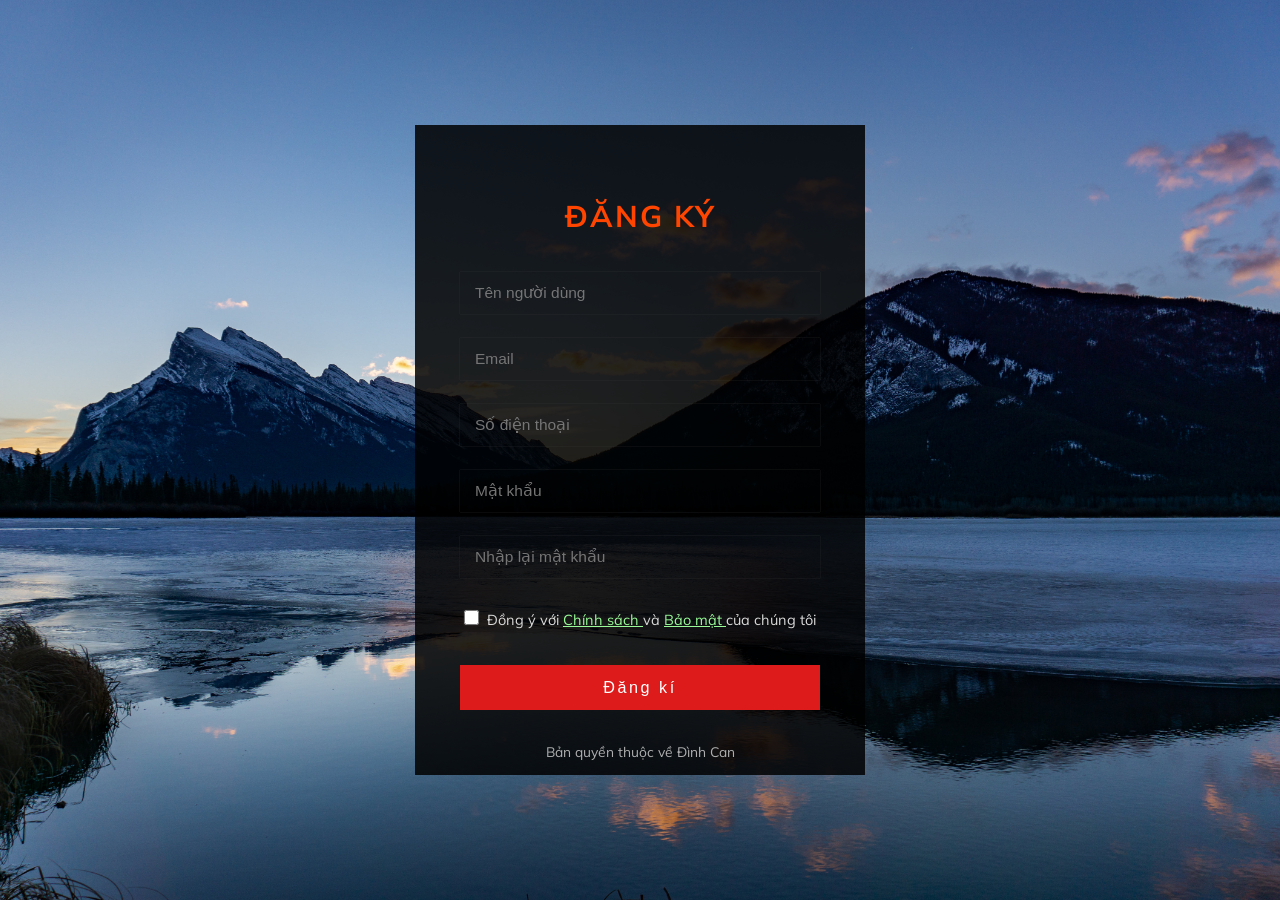
<file: dangki.html>
<!DOCTYPE html>
<html lang="en">
<head>
    <meta charset="UTF-8">
    <meta http-equiv="X-UA-Compatible" content="IE=edge">
    <meta name="viewport" content="width=device-width, initial-scale=1.0">
    <title>Document</title>
    <link rel="stylesheet" href="base_all.css">
    <link rel="stylesheet" href="dangki.css">
</head>
<body>
    
    <div class="form">
        <div class="container">
            <div class="form__main">
                <div class="form__main-title">
                    <h1>Đăng ký</h1>
                </div>
                <div class="form__main-btn">
                    <input type="text" placeholder="Tên người dùng">
                    <input type="text" placeholder="Email">
                    <input type="text" placeholder="Số điện thoại">
                    <input type="password" placeholder="Mật khẩu">
                    <input type="password" placeholder="Nhập lại mật khẩu">
                    <div class="chinhsach">
                        <span><input type="checkbox">Đồng ý với <a href=""> Chính sách </a> và <a href=""> Bảo mật </a> của chúng tôi</span>
                    </div>
                    <button>Đăng kí</button>
                </div>
                <div class="banquyen">
                    <p>Bản quyền thuộc về Đình Can</p>
                </div>
            </div>
        </div>
    </div>

</body>
</html>
</file>
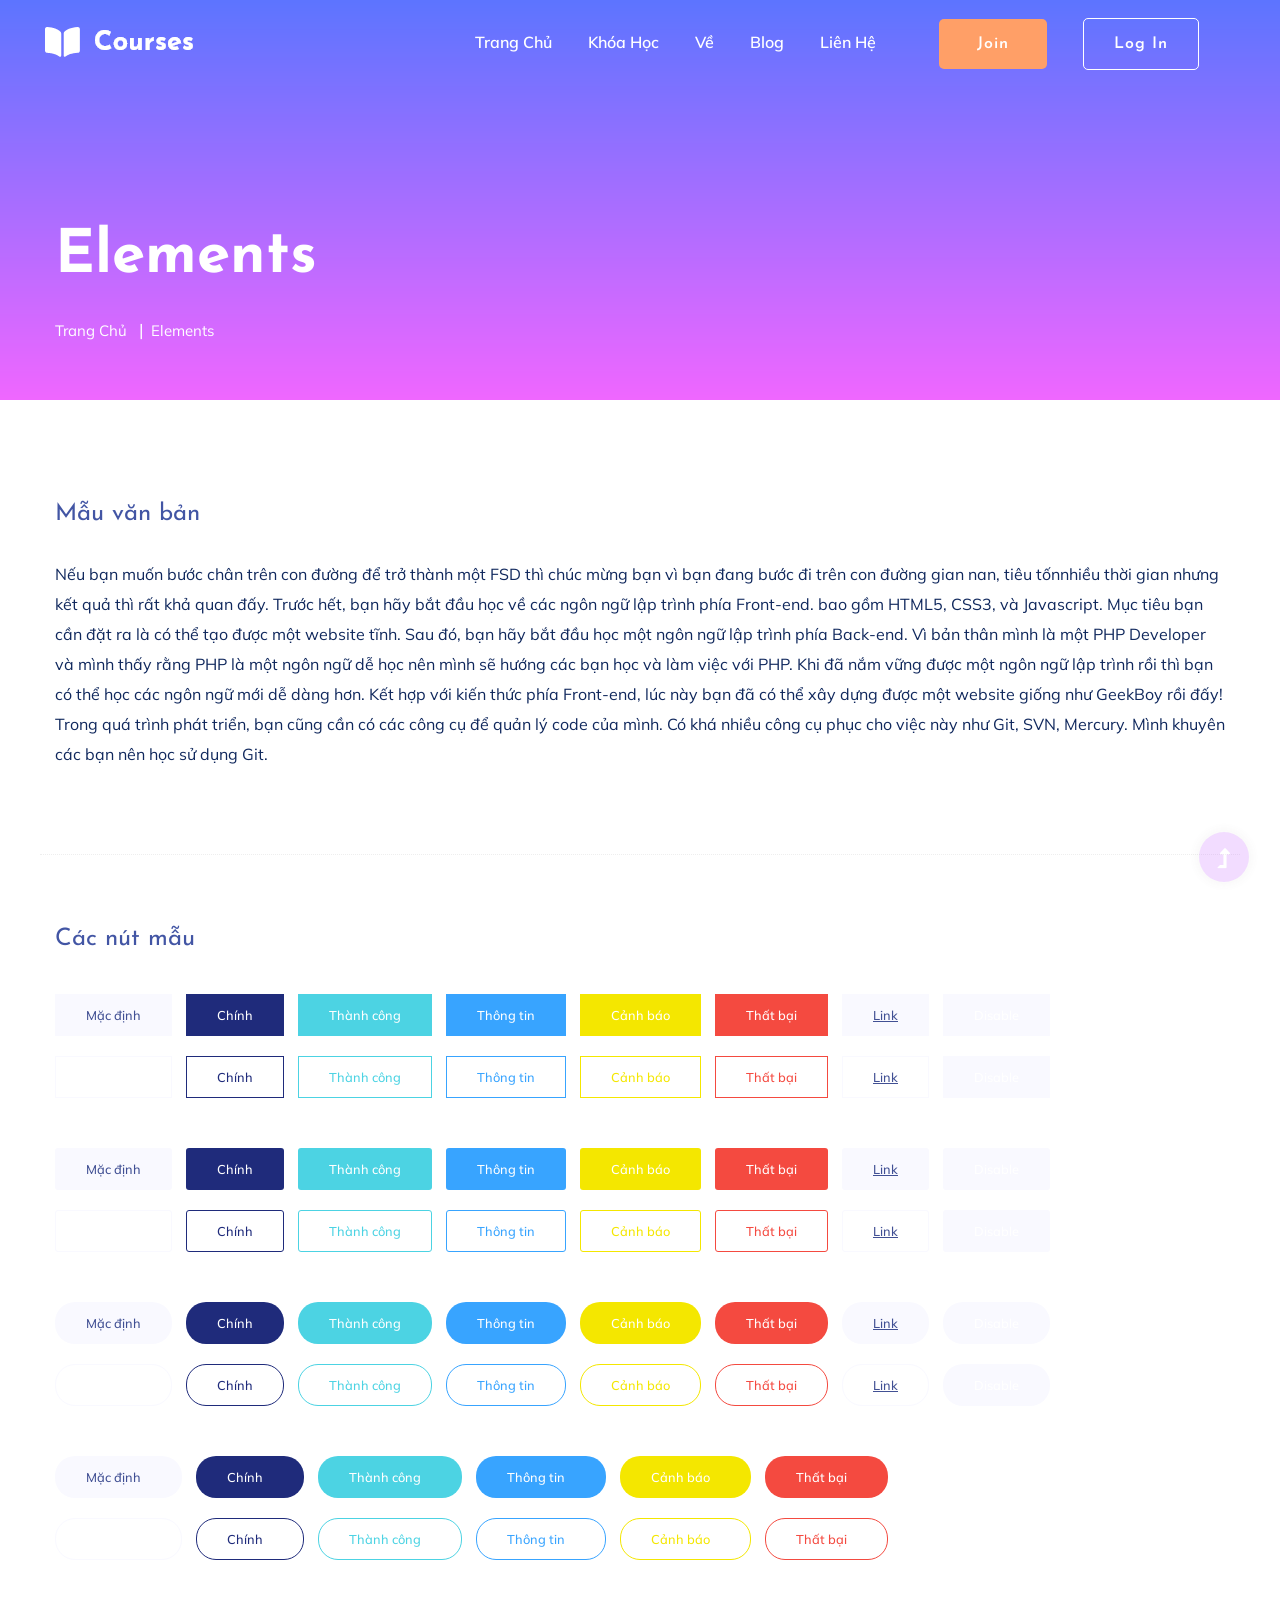
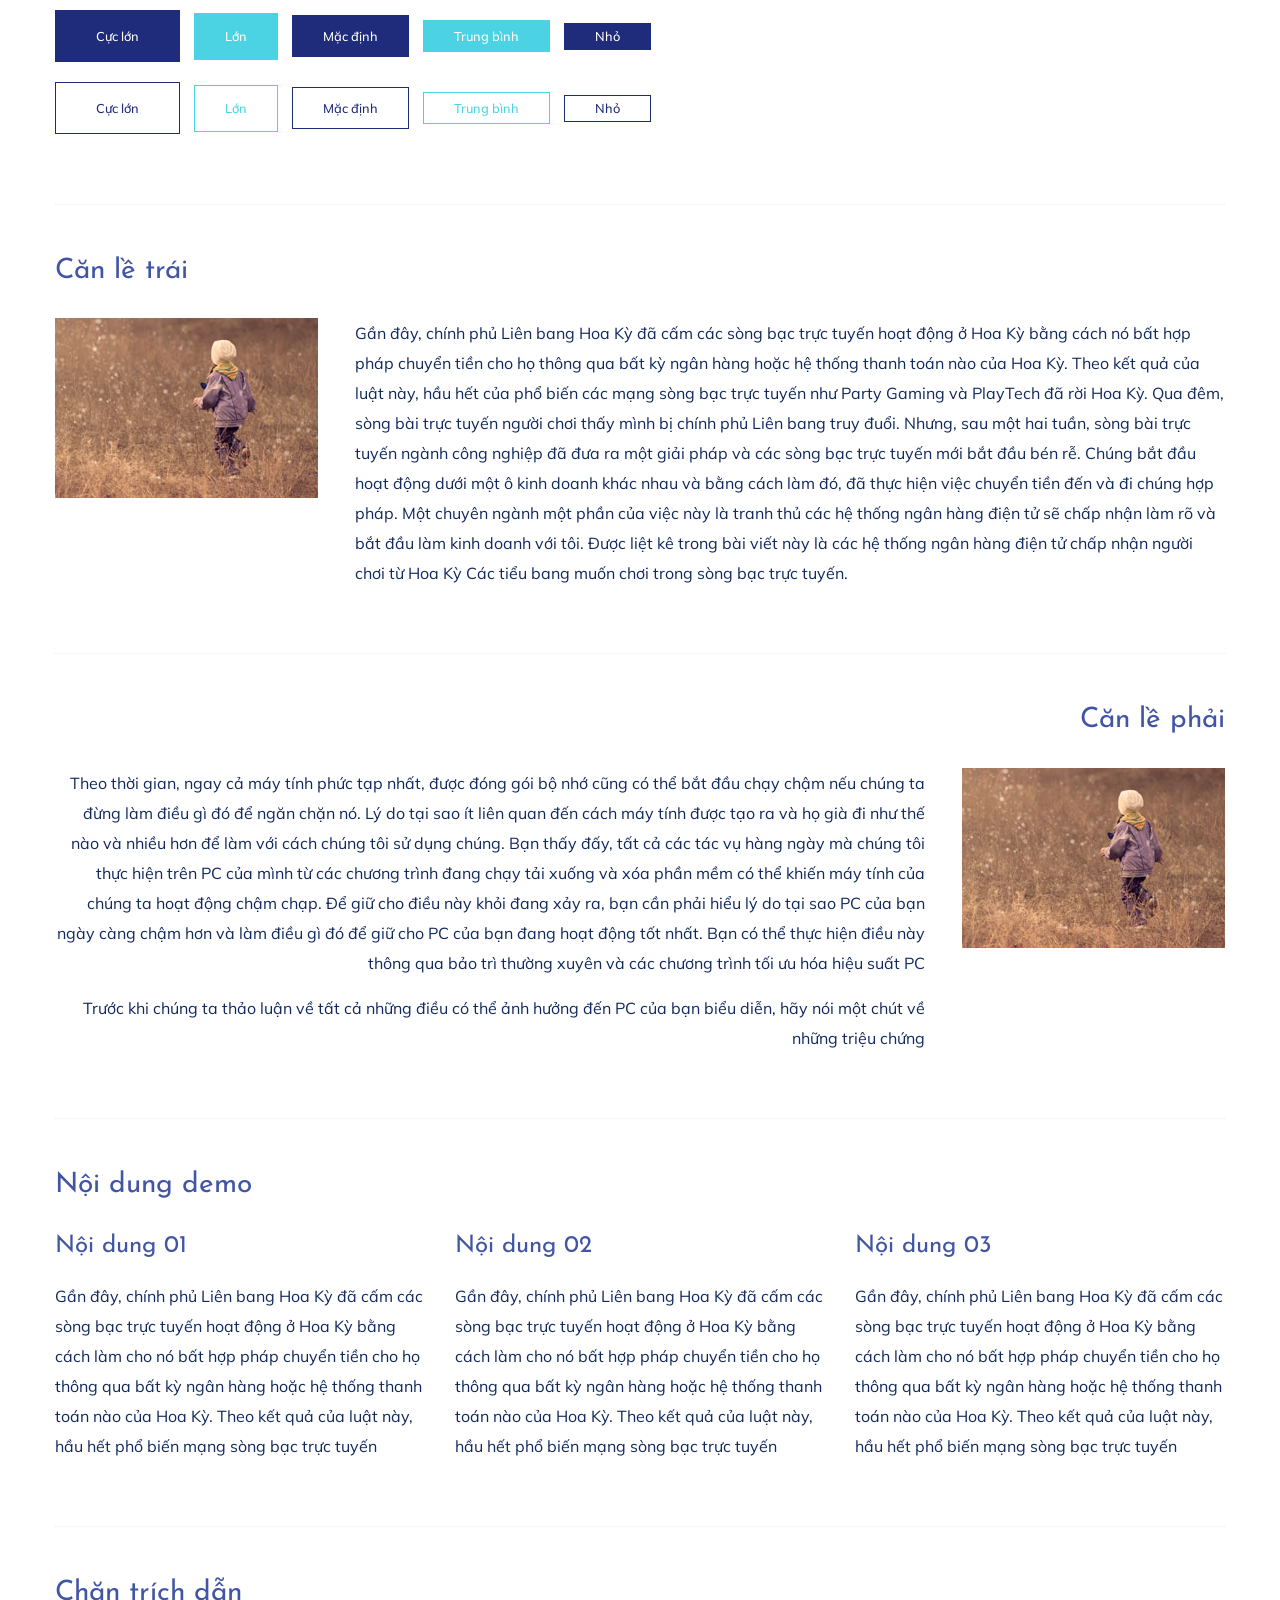
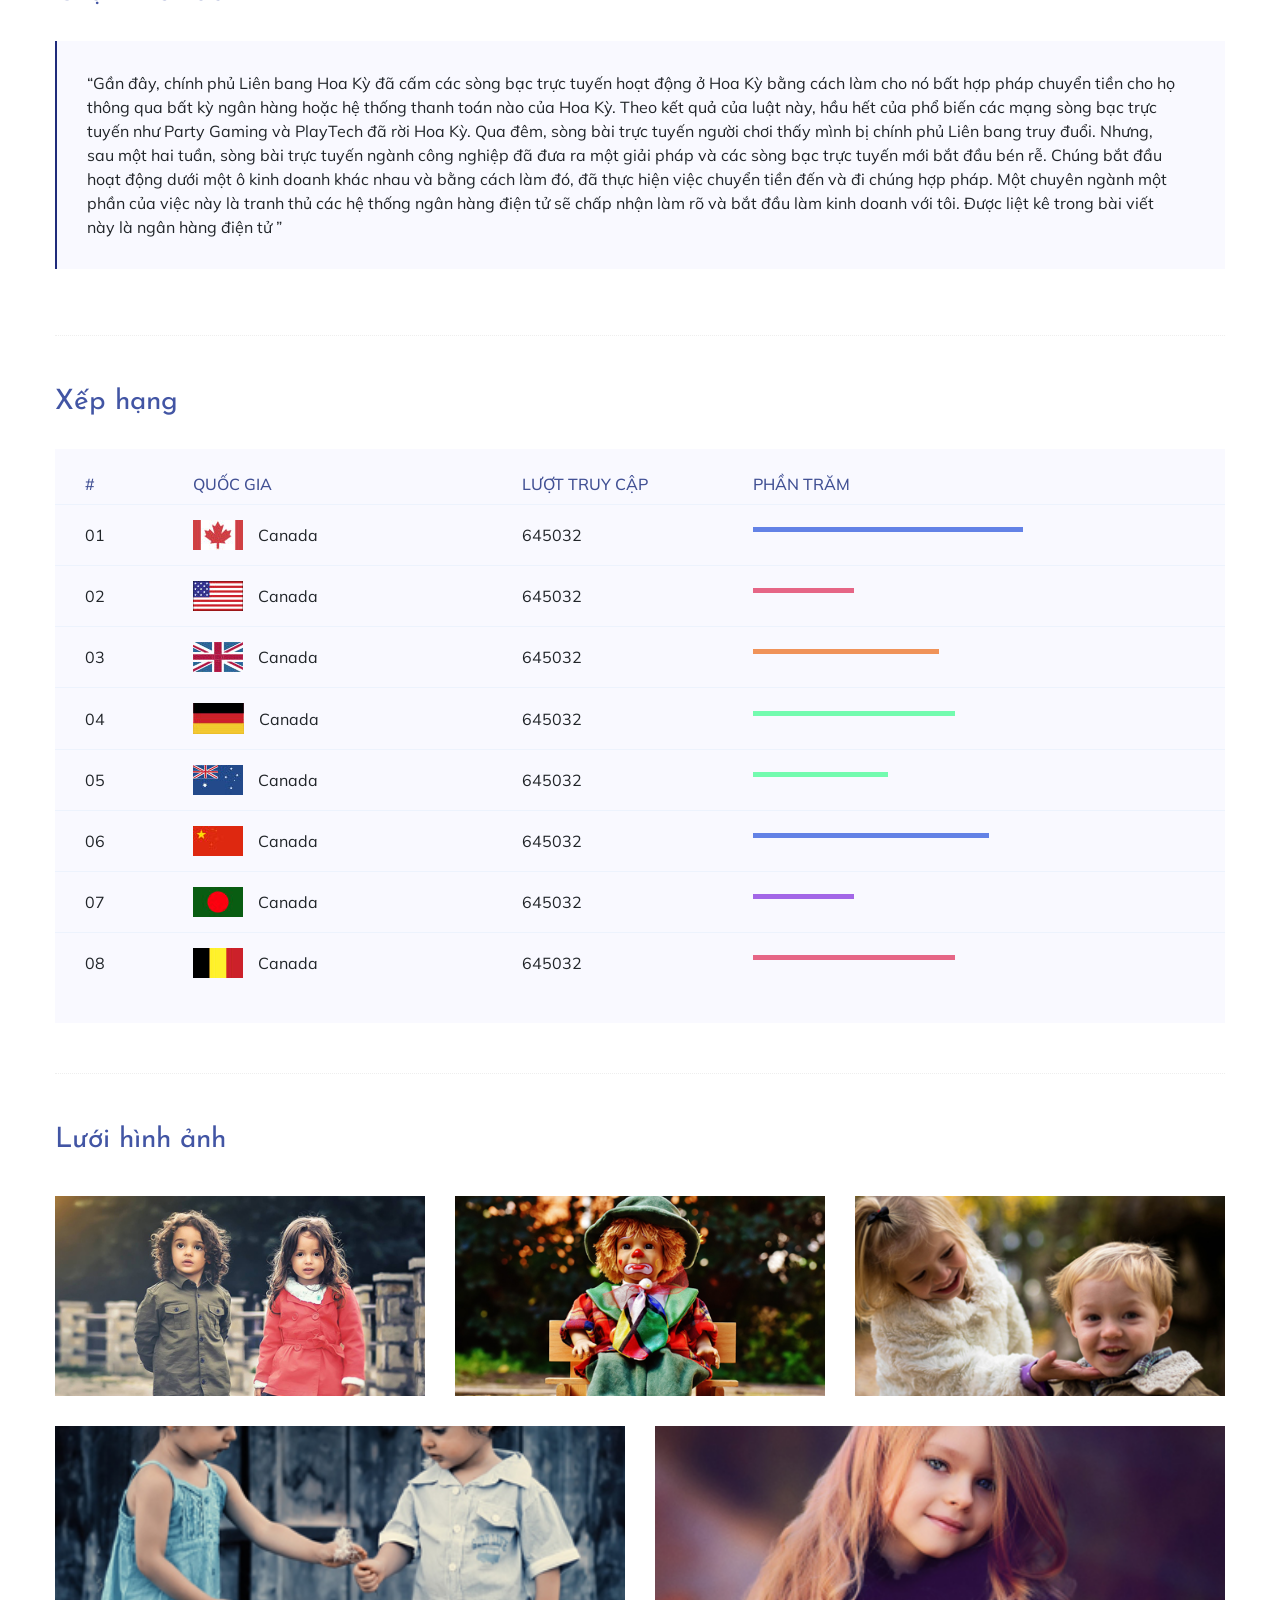
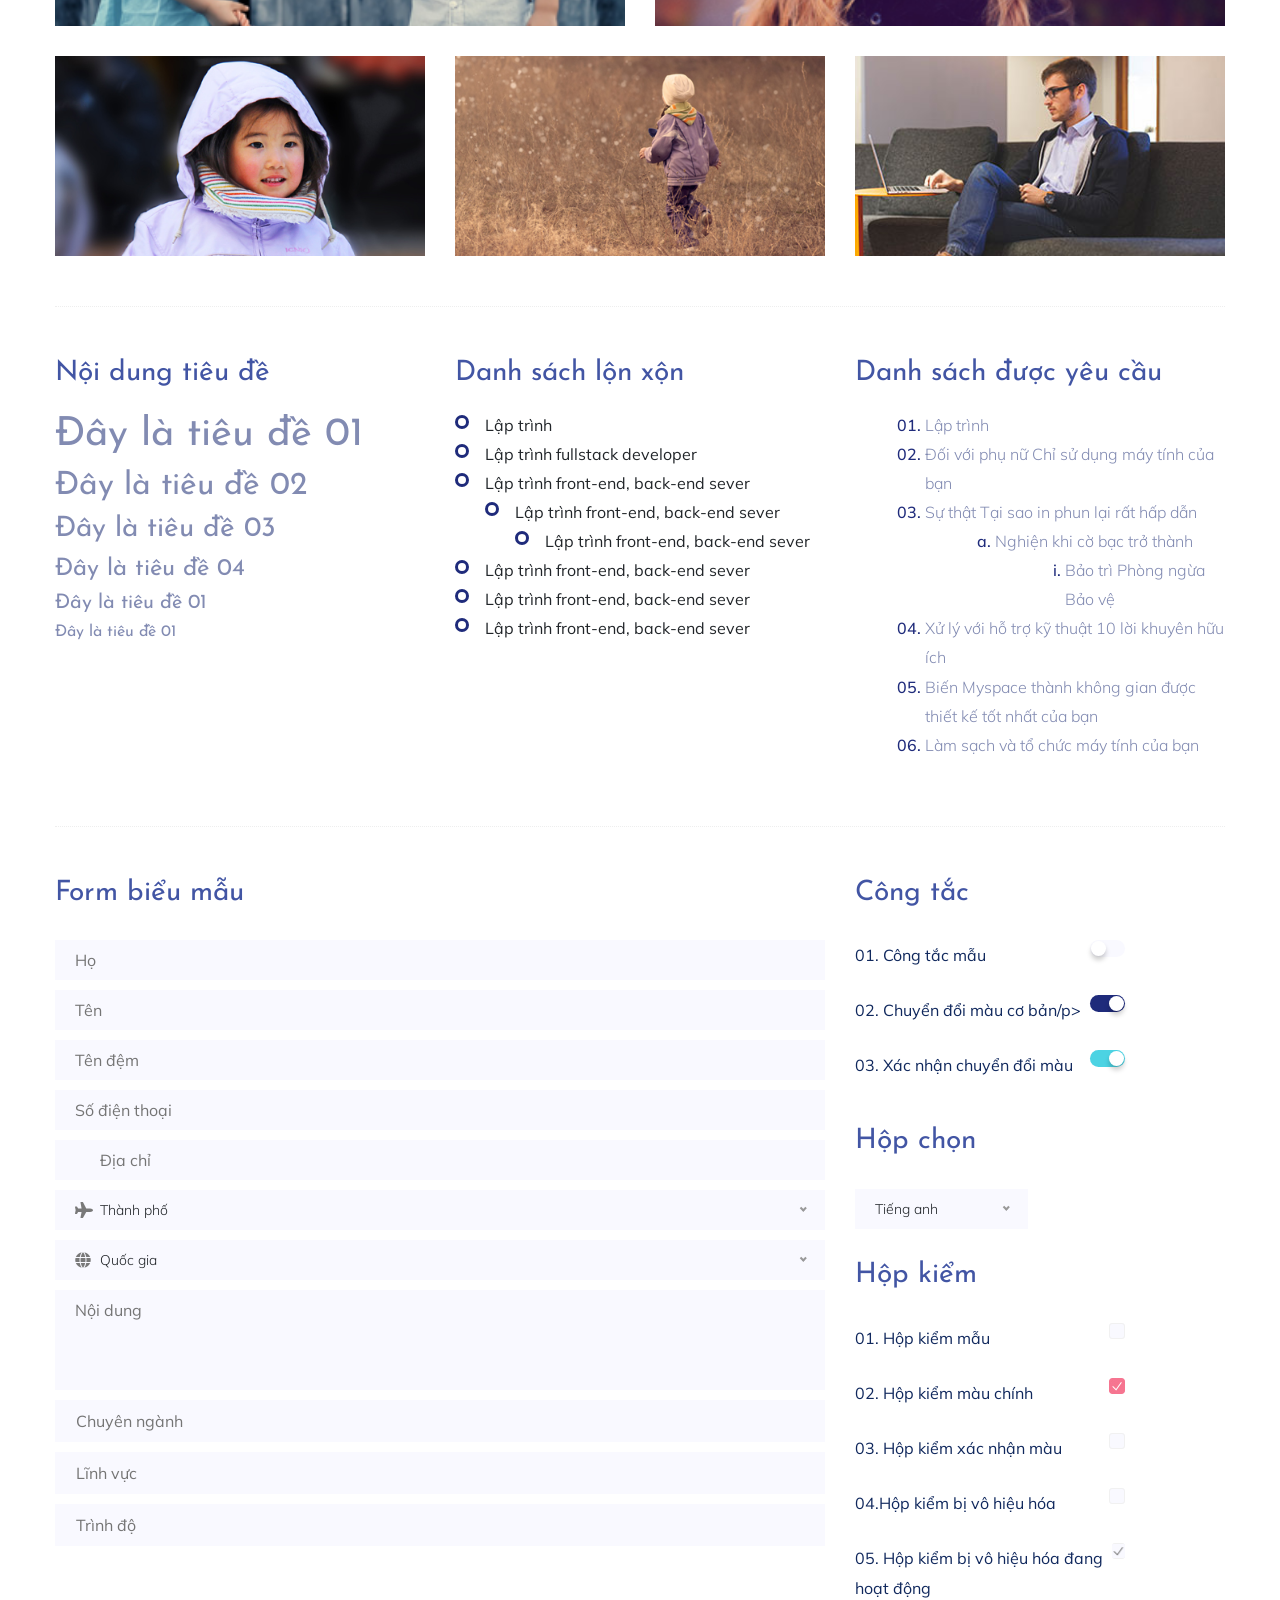
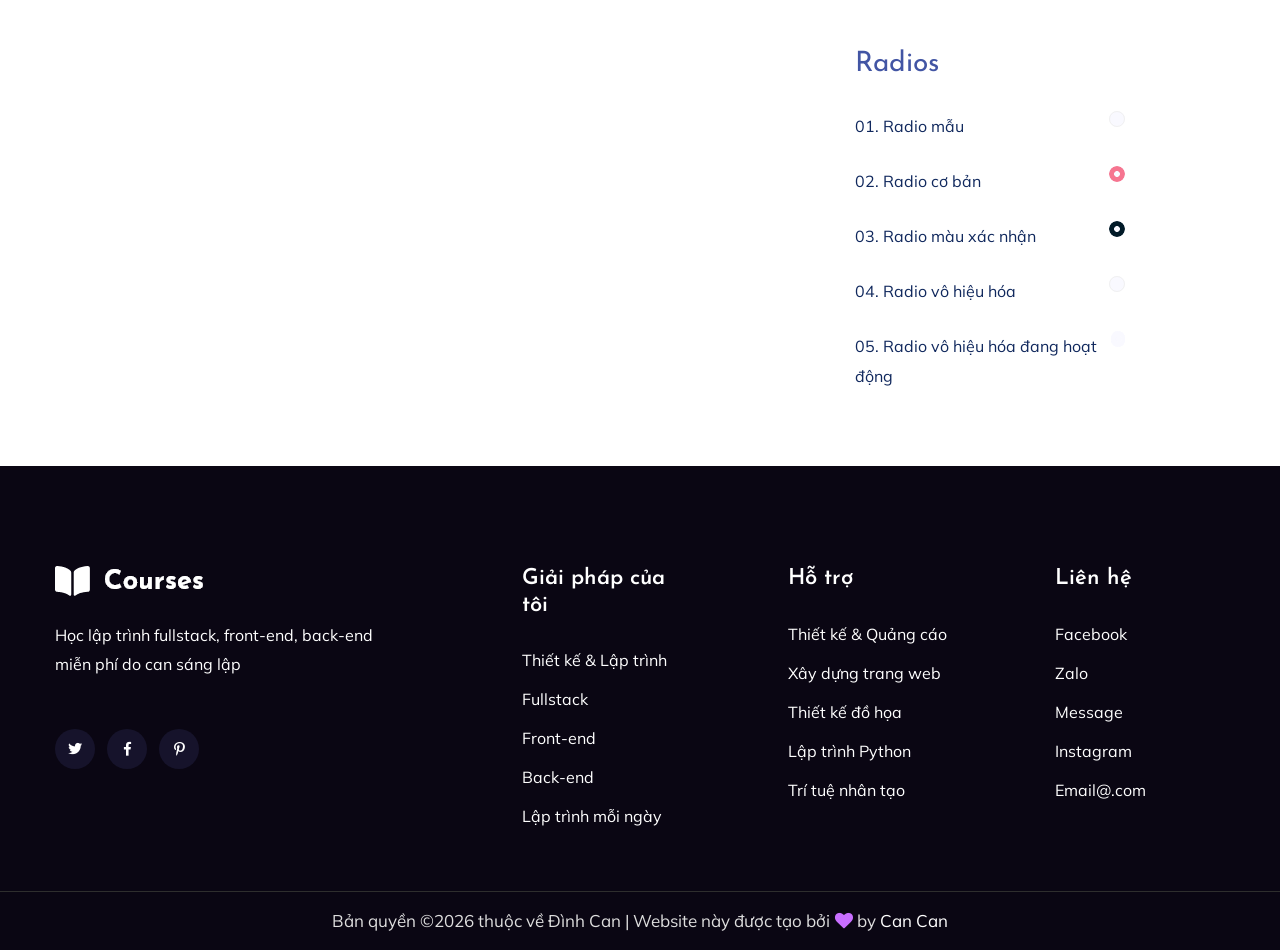
<file: elements.html>
<!doctype html>
<html class="no-js" lang="zxx">
<head>
	<meta charset="utf-8">
	<meta http-equiv="x-ua-compatible" content="ie=edge">
	<title>Courses | Education</title>
	<meta name="description" content="">
	<meta name="viewport" content="width=device-width, initial-scale=1">
	<link rel="shortcut icon" type="image/x-icon" href="assets/img/favicon.ico">

	<!-- CSS here -->
	<link rel="stylesheet" href="assets/css/bootstrap.min.css">
	<link rel="stylesheet" href="assets/css/owl.carousel.min.css">
	<link rel="stylesheet" href="assets/css/slicknav.css">
	<link rel="stylesheet" href="assets/css/animate.min.css">
	<link rel="stylesheet" href="assets/css/hamburgers.min.css">
	<link rel="stylesheet" href="assets/css/magnific-popup.css">
	<link rel="stylesheet" href="assets/css/fontawesome-all.min.css">
	<link rel="stylesheet" href="assets/css/themify-icons.css">
	<link rel="stylesheet" href="assets/css/slick.css">
	<link rel="stylesheet" href="assets/css/nice-select.css">
	<link rel="stylesheet" href="assets/css/style.css">
	<link rel="stylesheet" href="responsive.css">
</head>
<body>
	<!--? Preloader Start -->
	<div id="preloader-active">
		<div class="preloader d-flex align-items-center justify-content-center">
			<div class="preloader-inner position-relative">
				<div class="preloader-circle"></div>
				<div class="preloader-img pere-text">
					<img src="assets/img/logo/loder.png" alt="">
				</div>
			</div>
		</div>
	</div>
	<!-- Preloader Start -->
	<!-- Header Start -->
	<div class="header-area header-transparent">
		<div class="main-header ">
			<div class="header-bottom  header-sticky">
				<div class="container-fluid">
					<div class="row align-items-center">
						<!-- Logo -->
						<div class="col-xl-2 col-lg-2">
							<div class="logo">
								<a href="index.html"><img src="assets/img/logo/logo.png" alt=""></a>
							</div>
						</div>
						<div class="col-xl-10 col-lg-10">
							<div class="menu-wrapper d-flex align-items-center justify-content-end">
								<!-- Main-menu -->
								<div class="main-menu d-none d-lg-block">
									<nav>
										<ul id="navigation">                                                                                          
											<li class="active" ><a href="index.html">Trang chủ</a></li>
											<li><a href="courses.html">Khóa học</a>
											</li>
											<li><a href="about.html">Về</a></li>
											<li><a href="#">Blog</a>
												<ul class="submenu">
													<li><a href="blog.html">Blog</a></li>
													<li><a href="blog_details.html">Blog Details</a></li>
													<li><a href="elements.html">Element</a></li>
												</ul>
											</li>
											<li><a href="contact.html">Liên hệ</a></li>
											<!-- Button -->
											<li class="button-header margin-left "><a href="indexpf.html" class="btn">Join</a></li>
											<li class="button-header"><a href="indexlg.html" class="btn btn3">Log in</a></li>
										</ul>
									</nav>
								</div>
							</div>
						</div> 
						<!-- Mobile Menu -->
						<div class="col-12">
							<div class="mobile_menu d-block d-lg-none"></div>
						</div>
					</div>
				</div>
			</div>
		</div>
	</div>
	<!-- Header End -->
	<main>
		<!--? slider Area Start-->
		<section class="slider-area slider-area2">
			<div class="slider-active">
				<!-- Single Slider -->
				<div class="single-slider slider-height2">
					<div class="container">
						<div class="row">
							<div class="col-xl-8 col-lg-11 col-md-12">
								<div class="hero__caption hero__caption2">
									<h1 data-animation="bounceIn" data-delay="0.2s">Elements</h1>
									<!-- breadcrumb Start-->
									<nav aria-label="breadcrumb">
										<ol class="breadcrumb">
											<li class="breadcrumb-item"><a href="index.html">Trang chủ</a></li>
											<li class="breadcrumb-item"><a href="#">Elements</a></li> 
										</ol>
									</nav>
									<!-- breadcrumb End -->
								</div>
							</div>
						</div>
					</div>          
				</div>
			</div>
		</section>
		<!--? Start Sample Area -->
		<section class="sample-text-area">
			<div class="container box_1170">
				<h3 class="text-heading">Mẫu văn bản</h3>
				<p class="sample-text">
					Nếu bạn muốn bước chân trên con đường để trở thành một FSD thì chúc mừng bạn vì bạn đang bước đi trên con đường gian nan, tiêu tốnnhiều thời gian nhưng kết quả thì rất khả quan đấy.
Trước hết, bạn hãy bắt đầu học về các ngôn ngữ lập trình phía Front-end. bao gồm HTML5, CSS3, và Javascript. Mục tiêu bạn cần đặt ra là có thể tạo được một website tĩnh.
Sau đó, bạn hãy bắt đầu học một ngôn ngữ lập trình phía Back-end. Vì bản thân mình là một PHP Developer và mình thấy rằng PHP là một ngôn ngữ dễ học nên mình sẽ hướng các bạn học và làm việc với PHP. Khi đã nắm vững được một ngôn ngữ lập trình rồi thì bạn có thể học các ngôn ngữ mới dễ dàng hơn. Kết hợp với kiến thức phía Front-end, lúc này bạn đã có thể xây dựng được một website giống như GeekBoy rồi đấy!
Trong quá trình phát triển, bạn cũng cần có các công cụ để quản lý code của mình. Có khá nhiều công cụ phục cho việc này như Git, SVN, Mercury. Mình khuyên các bạn nên học sử dụng Git.
				</p>
			</div>
		</section>
		<!-- End Sample Area -->
		<!--? Start Button -->
		<section class="button-area">
			<div class="container box_1170 border-top-generic">
				<h3 class="text-heading">Các nút mẫu</h3>
				<div class="button-group-area">
					<a href="#" class="genric-btn default">Mặc định</a>
					<a href="#" class="genric-btn primary">Chính</a>
					<a href="#" class="genric-btn success">Thành công</a>
					<a href="#" class="genric-btn info">Thông tin</a>
					<a href="#" class="genric-btn warning">Cảnh báo</a>
					<a href="#" class="genric-btn danger">Thất bại</a>
					<a href="#" class="genric-btn link">Link</a>
					<a href="#" class="genric-btn disable">Disable</a>
				</div>
				<div class="button-group-area mt-10">
					<a href="#" class="genric-btn default-border">Mặc định</a>
					<a href="#" class="genric-btn primary-border">Chính</a>
					<a href="#" class="genric-btn success-border">Thành công</a>
					<a href="#" class="genric-btn info-border">Thông tin</a>
					<a href="#" class="genric-btn warning-border">Cảnh báo</a>
					<a href="#" class="genric-btn danger-border">Thất bại</a>
					<a href="#" class="genric-btn link-border">Link</a>
					<a href="#" class="genric-btn disable">Disable</a>
				</div>
				<div class="button-group-area mt-40">
					<a href="#" class="genric-btn default radius">Mặc định</a>
					<a href="#" class="genric-btn primary radius">Chính</a>
					<a href="#" class="genric-btn success radius">Thành công</a>
					<a href="#" class="genric-btn info radius">Thông tin</a>
					<a href="#" class="genric-btn warning radius">Cảnh báo</a>
					<a href="#" class="genric-btn danger radius">Thất bại</a>
					<a href="#" class="genric-btn link radius">Link</a>
					<a href="#" class="genric-btn disable radius">Disable</a>
				</div>
				<div class="button-group-area mt-10">
					<a href="#" class="genric-btn default-border radius">Mặc định</a>
					<a href="#" class="genric-btn primary-border radius">Chính</a>
					<a href="#" class="genric-btn success-border radius">Thành công</a>
					<a href="#" class="genric-btn info-border radius">Thông tin</a>
					<a href="#" class="genric-btn warning-border radius">Cảnh báo</a>
					<a href="#" class="genric-btn danger-border radius">Thất bại</a>
					<a href="#" class="genric-btn link-border radius">Link</a>
					<a href="#" class="genric-btn disable radius">Disable</a>
				</div>
				<div class="button-group-area mt-40">
					<a href="#" class="genric-btn default circle">Mặc định</a>
					<a href="#" class="genric-btn primary circle">Chính</a>
					<a href="#" class="genric-btn success circle">Thành công</a>
					<a href="#" class="genric-btn info circle">Thông tin</a>
					<a href="#" class="genric-btn warning circle">Cảnh báo</a>
					<a href="#" class="genric-btn danger circle">Thất bại</a>
					<a href="#" class="genric-btn link circle">Link</a>
					<a href="#" class="genric-btn disable circle">Disable</a>
				</div>
				<div class="button-group-area mt-10">
					<a href="#" class="genric-btn default-border circle">Mặc định</a>
					<a href="#" class="genric-btn primary-border circle">Chính</a>
					<a href="#" class="genric-btn success-border circle">Thành công</a>
					<a href="#" class="genric-btn info-border circle">Thông tin</a>
					<a href="#" class="genric-btn warning-border circle">Cảnh báo</a>
					<a href="#" class="genric-btn danger-border circle">Thất bại</a>
					<a href="#" class="genric-btn link-border circle">Link</a>
					<a href="#" class="genric-btn disable circle">Disable</a>
				</div>
				<div class="button-group-area mt-40">
					<a href="#" class="genric-btn default circle arrow">Mặc định<span class="lnr lnr-arrow-right"></span></a>
					<a href="#" class="genric-btn primary circle arrow">Chính<span class="lnr lnr-arrow-right"></span></a>
					<a href="#" class="genric-btn success circle arrow">Thành công<span class="lnr lnr-arrow-right"></span></a>
					<a href="#" class="genric-btn info circle arrow">Thông tin<span class="lnr lnr-arrow-right"></span></a>
					<a href="#" class="genric-btn warning circle arrow">Cảnh báo<span class="lnr lnr-arrow-right"></span></a>
					<a href="#" class="genric-btn danger circle arrow">Thất bại<span class="lnr lnr-arrow-right"></span></a>
				</div>
				<div class="button-group-area mt-10">
					<a href="#" class="genric-btn default-border circle arrow">Mặc định<span
						class="lnr lnr-arrow-right"></span></a>
						<a href="#" class="genric-btn primary-border circle arrow">Chính<span
							class="lnr lnr-arrow-right"></span></a>
							<a href="#" class="genric-btn success-border circle arrow">Thành công<span
								class="lnr lnr-arrow-right"></span></a>
								<a href="#" class="genric-btn info-border circle arrow">Thông tin<span
									class="lnr lnr-arrow-right"></span></a>
									<a href="#" class="genric-btn warning-border circle arrow">Cảnh báo<span
										class="lnr lnr-arrow-right"></span></a>
										<a href="#" class="genric-btn danger-border circle arrow">Thất bại<span
											class="lnr lnr-arrow-right"></span></a>
										</div>
										<div class="button-group-area mt-40">
											<a href="#" class="genric-btn primary e-large">Cực lớn</a>
											<a href="#" class="genric-btn success large">Lớn</a>
											<a href="#" class="genric-btn primary">Mặc định</a>
											<a href="#" class="genric-btn success medium">Trung bình</a>
											<a href="#" class="genric-btn primary small">Nhỏ</a>
										</div>
										<div class="button-group-area mt-10">
											<a href="#" class="genric-btn primary-border e-large">Cực lớn</a>
											<a href="#" class="genric-btn success-border large">Lớn</a>
											<a href="#" class="genric-btn primary-border">Mặc định</a>
											<a href="#" class="genric-btn success-border medium">Trung bình</a>
											<a href="#" class="genric-btn primary-border small">Nhỏ</a>
										</div>
									</div>
								</section>
								<!-- End Button -->
								<!--? Start Align Area -->
								<div class="whole-wrap">
									<div class="container box_1170">
										<div class="section-top-border">
											<h3 class="mb-30">Căn lề trái</h3>
											<div class="row">
												<div class="col-md-3">
													<img src="assets/img/elements/d.jpg" alt="" class="img-fluid">
												</div>
												<div class="col-md-9 mt-sm-20">
													<p>Gần đây, chính phủ Liên bang Hoa Kỳ đã cấm các sòng bạc trực tuyến hoạt động ở Hoa Kỳ bằng cách nó bất hợp pháp chuyển tiền cho họ thông qua bất kỳ ngân hàng hoặc hệ thống thanh toán nào của Hoa Kỳ. Theo kết quả của luật này, hầu hết của phổ biến các mạng sòng bạc trực tuyến như Party Gaming và PlayTech đã rời Hoa Kỳ. Qua đêm, sòng bài trực tuyến người chơi thấy mình bị chính phủ Liên bang truy đuổi. Nhưng, sau một hai tuần, sòng bài trực tuyến ngành công nghiệp đã đưa ra một giải pháp và các sòng bạc trực tuyến mới bắt đầu bén rễ. Chúng bắt đầu hoạt động dưới một ô kinh doanh khác nhau và bằng cách làm đó, đã thực hiện việc chuyển tiền đến và đi chúng hợp pháp. Một chuyên ngành một phần của việc này là tranh thủ các hệ thống ngân hàng điện tử sẽ chấp nhận làm rõ và bắt đầu làm kinh doanh với tôi. Được liệt kê trong bài viết này là các hệ thống ngân hàng điện tử chấp nhận người chơi từ Hoa Kỳ Các tiểu bang muốn chơi trong sòng bạc trực tuyến. </p>
												</div>
											</div>
										</div>
										<div class="section-top-border text-right">
											<h3 class="mb-30">Căn lề phải</h3>
											<div class="row">
												<div class="col-md-9">
													<p class="text-right">

														Theo thời gian, ngay cả máy tính phức tạp nhất, được đóng gói bộ nhớ cũng có thể bắt đầu chạy chậm nếu chúng ta đừng làm điều gì đó để ngăn chặn nó. Lý do tại sao ít liên quan đến cách máy tính được tạo ra và họ già đi như thế nào và nhiều hơn để làm với cách chúng tôi sử dụng chúng. Bạn thấy đấy, tất cả các tác vụ hàng ngày mà chúng tôi thực hiện trên PC của mình từ các chương trình đang chạy tải xuống và xóa phần mềm có thể khiến máy tính của chúng ta hoạt động chậm chạp. Để giữ cho điều này khỏi đang xảy ra, bạn cần phải hiểu lý do tại sao PC của bạn ngày càng chậm hơn và làm điều gì đó để giữ cho PC của bạn đang hoạt động tốt nhất. Bạn có thể thực hiện điều này thông qua bảo trì thường xuyên và các chương trình tối ưu hóa hiệu suất PC
														
														
														</p>
													<p class="text-right">Trước khi chúng ta thảo luận về tất cả những điều có thể ảnh hưởng đến PC của bạn biểu diễn, hãy nói một chút về những triệu chứng</p>
												</div>
												<div class="col-md-3">
													<img src="assets/img/elements/d.jpg" alt="" class="img-fluid">
												</div>
											</div>
										</div>
										<div class="section-top-border">
											<h3 class="mb-30">Nội dung demo</h3>
											<div class="row">
												<div class="col-md-4">
													<div class="single-defination">
														<h4 class="mb-20">Nội dung 01</h4>
														<p>Gần đây, chính phủ Liên bang Hoa Kỳ đã cấm các sòng bạc trực tuyến hoạt động ở Hoa Kỳ bằng cách làm cho nó bất hợp pháp chuyển tiền cho họ thông qua bất kỳ ngân hàng hoặc hệ thống thanh toán nào của Hoa Kỳ. Theo kết quả của luật này, hầu hết phổ biến mạng sòng bạc trực tuyến </p>
													</div>
												</div>
												<div class="col-md-4">
													<div class="single-defination">
														<h4 class="mb-20">Nội dung 02</h4>
														<p>Gần đây, chính phủ Liên bang Hoa Kỳ đã cấm các sòng bạc trực tuyến hoạt động ở Hoa Kỳ bằng cách làm cho nó bất hợp pháp chuyển tiền cho họ thông qua bất kỳ ngân hàng hoặc hệ thống thanh toán nào của Hoa Kỳ. Theo kết quả của luật này, hầu hết phổ biến mạng sòng bạc trực tuyến </p>
													</div>
												</div>
												<div class="col-md-4">
													<div class="single-defination">
														<h4 class="mb-20">Nội dung 03</h4>
														<p>Gần đây, chính phủ Liên bang Hoa Kỳ đã cấm các sòng bạc trực tuyến hoạt động ở Hoa Kỳ bằng cách làm cho nó bất hợp pháp chuyển tiền cho họ thông qua bất kỳ ngân hàng hoặc hệ thống thanh toán nào của Hoa Kỳ. Theo kết quả của luật này, hầu hết phổ biến mạng sòng bạc trực tuyến </p>
													</div>
												</div>
											</div>
										</div>
										<div class="section-top-border">
											<h3 class="mb-30">Chặn trích dẫn</h3>
											<div class="row">
												<div class="col-lg-12">
													<blockquote class="generic-blockquote">
														“Gần đây, chính phủ Liên bang Hoa Kỳ đã cấm các sòng bạc trực tuyến hoạt động ở Hoa Kỳ bằng cách làm cho nó bất hợp pháp chuyển tiền cho họ thông qua bất kỳ ngân hàng hoặc hệ thống thanh toán nào của Hoa Kỳ. Theo kết quả của luật này, hầu hết của phổ biến các mạng sòng bạc trực tuyến như Party Gaming và PlayTech đã rời Hoa Kỳ. Qua đêm, sòng bài trực tuyến người chơi thấy mình bị chính phủ Liên bang truy đuổi. Nhưng, sau một hai tuần, sòng bài trực tuyến ngành công nghiệp đã đưa ra một giải pháp và các sòng bạc trực tuyến mới bắt đầu bén rễ. Chúng bắt đầu hoạt động dưới một ô kinh doanh khác nhau và bằng cách làm đó, đã thực hiện việc chuyển tiền đến và đi chúng hợp pháp. Một chuyên ngành một phần của việc này là tranh thủ các hệ thống ngân hàng điện tử sẽ chấp nhận làm rõ và bắt đầu làm kinh doanh với tôi. Được liệt kê trong bài viết này là ngân hàng điện tử ”
													</blockquote>
												</div>
											</div>
										</div>
										<div class="section-top-border">
											<h3 class="mb-30">Xếp hạng</h3>
											<div class="progress-table-wrap">
												<div class="progress-table">
													<div class="table-head">
														<div class="serial">#</div>
														<div class="country">Quốc gia</div>
														<div class="visit">Lượt truy cập</div>
														<div class="percentage">Phần trăm</div>
													</div>
													<div class="table-row">
														<div class="serial">01</div>
														<div class="country"> <img src="assets/img/elements/f1.jpg" alt="flag">Canada</div>
														<div class="visit">645032</div>
														<div class="percentage">
															<div class="progress">
																<div class="progress-bar color-1" role="progressbar" style="width: 80%"
																aria-valuenow="80" aria-valuemin="0" aria-valuemax="100"></div>
															</div>
														</div>
													</div>
													<div class="table-row">
														<div class="serial">02</div>
														<div class="country"> <img src="assets/img/elements/f2.jpg" alt="flag">Canada</div>
														<div class="visit">645032</div>
														<div class="percentage">
															<div class="progress">
																<div class="progress-bar color-2" role="progressbar" style="width: 30%"
																aria-valuenow="30" aria-valuemin="0" aria-valuemax="100"></div>
															</div>
														</div>
													</div>
													<div class="table-row">
														<div class="serial">03</div>
														<div class="country"> <img src="assets/img/elements/f3.jpg" alt="flag">Canada</div>
														<div class="visit">645032</div>
														<div class="percentage">
															<div class="progress">
																<div class="progress-bar color-3" role="progressbar" style="width: 55%"
																aria-valuenow="55" aria-valuemin="0" aria-valuemax="100"></div>
															</div>
														</div>
													</div>
													<div class="table-row">
														<div class="serial">04</div>
														<div class="country"> <img src="assets/img/elements/f4.jpg" alt="flag">Canada</div>
														<div class="visit">645032</div>
														<div class="percentage">
															<div class="progress">
																<div class="progress-bar color-4" role="progressbar" style="width: 60%"
																aria-valuenow="60" aria-valuemin="0" aria-valuemax="100"></div>
															</div>
														</div>
													</div>
													<div class="table-row">
														<div class="serial">05</div>
														<div class="country"> <img src="assets/img/elements/f5.jpg" alt="flag">Canada</div>
														<div class="visit">645032</div>
														<div class="percentage">
															<div class="progress">
																<div class="progress-bar color-5" role="progressbar" style="width: 40%"
																aria-valuenow="40" aria-valuemin="0" aria-valuemax="100"></div>
															</div>
														</div>
													</div>
													<div class="table-row">
														<div class="serial">06</div>
														<div class="country"> <img src="assets/img/elements/f6.jpg" alt="flag">Canada</div>
														<div class="visit">645032</div>
														<div class="percentage">
															<div class="progress">
																<div class="progress-bar color-6" role="progressbar" style="width: 70%"
																aria-valuenow="70" aria-valuemin="0" aria-valuemax="100"></div>
															</div>
														</div>
													</div>
													<div class="table-row">
														<div class="serial">07</div>
														<div class="country"> <img src="assets/img/elements/f7.jpg" alt="flag">Canada</div>
														<div class="visit">645032</div>
														<div class="percentage">
															<div class="progress">
																<div class="progress-bar color-7" role="progressbar" style="width: 30%"
																aria-valuenow="30" aria-valuemin="0" aria-valuemax="100"></div>
															</div>
														</div>
													</div>
													<div class="table-row">
														<div class="serial">08</div>
														<div class="country"> <img src="assets/img/elements/f8.jpg" alt="flag">Canada</div>
														<div class="visit">645032</div>
														<div class="percentage">
															<div class="progress">
																<div class="progress-bar color-8" role="progressbar" style="width: 60%"
																aria-valuenow="60" aria-valuemin="0" aria-valuemax="100"></div>
															</div>
														</div>
													</div>
												</div>
											</div>
										</div>
										<div class="section-top-border">
											<h3>Lưới hình ảnh</h3>
											<div class="row gallery-item">
												<div class="col-md-4">
													<a href="assets/img/elements/g1.jpg" class="img-pop-up">
														<div class="single-gallery-image" style="background: url(assets/img/elements/g1.jpg);"></div>
													</a>
												</div>
												<div class="col-md-4">
													<a href="assets/img/elements/g2.jpg" class="img-pop-up">
														<div class="single-gallery-image" style="background: url(assets/img/elements/g2.jpg);"></div>
													</a>
												</div>
												<div class="col-md-4">
													<a href="assets/img/elements/g3.jpg" class="img-pop-up">
														<div class="single-gallery-image" style="background: url(assets/img/elements/g3.jpg);"></div>
													</a>
												</div>
												<div class="col-md-6">
													<a href="assets/img/elements/g4.jpg" class="img-pop-up">
														<div class="single-gallery-image" style="background: url(assets/img/elements/g4.jpg);"></div>
													</a>
												</div>
												<div class="col-md-6">
													<a href="assets/img/elements/g5.jpg" class="img-pop-up">
														<div class="single-gallery-image" style="background: url(assets/img/elements/g5.jpg);"></div>
													</a>
												</div>
												<div class="col-md-4">
													<a href="assets/img/elements/g6.jpg" class="img-pop-up">
														<div class="single-gallery-image" style="background: url(assets/img/elements/g6.jpg);"></div>
													</a>
												</div>
												<div class="col-md-4">
													<a href="assets/img/elements/g7.jpg" class="img-pop-up">
														<div class="single-gallery-image" style="background: url(assets/img/elements/g7.jpg);"></div>
													</a>
												</div>
												<div class="col-md-4">
													<a href="assets/img/elements/g8.jpg" class="img-pop-up">
														<div class="single-gallery-image" style="background: url(assets/img/elements/g8.jpg);"></div>
													</a>
												</div>
											</div>
										</div>
										<div class="section-top-border">
											<div class="row">
												<div class="col-md-4">
													<h3 class="mb-20">Nội dung tiêu đề</h3>
													<div class="typography">
														<h1>Đây là tiêu đề 01</h1>
														<h2>Đây là tiêu đề 02</h2>
														<h3>Đây là tiêu đề 03</h3>
														<h4>Đây là tiêu đề 04</h4>
														<h5>Đây là tiêu đề 01</h5>
														<h6>Đây là tiêu đề 01</h6>
													</div>
												</div>
												<div class="col-md-4 mt-sm-30">
													<h3 class="mb-20">Danh sách lộn xộn</h3>
													<div class="">
														<ul class="unordered-list">
															<li>Lập trình</li>
															<li>Lập trình fullstack developer</li>
															<li>Lập trình front-end, back-end sever
																<ul>
																	<li>Lập trình front-end, back-end sever
																		<ul>
																			<li>Lập trình front-end, back-end sever</li>
																		</ul>
																	</li>
																</ul>
															</li>
															<li>Lập trình front-end, back-end sever</li>
															<li>Lập trình front-end, back-end sever</li>
															<li>Lập trình front-end, back-end sever</li>
														</ul>
													</div>
												</div>
												<div class="col-md-4 mt-sm-30">
													<h3 class="mb-20">Danh sách được yêu cầu</h3>
													<div class="">
														<ol class="ordered-list">
															<li><span>Lập trình</span></li>
															<li><span>Đối với phụ nữ Chỉ sử dụng máy tính của bạn </span></li>
															<li><span>Sự thật Tại sao in phun lại rất hấp dẫn </span>
																<ol class="ordered-list-alpha">
																	<li><span>Nghiện khi cờ bạc trở thành </span>
																		<ol class="ordered-list-roman">
																			<li><span>Bảo trì Phòng ngừa Bảo vệ </span></li>
																		</ol>
																	</li>
																</ol>
															</li>
															<li><span>Xử lý với hỗ trợ kỹ thuật 10 lời khuyên hữu ích </span></li>
															<li><span>Biến Myspace thành không gian được thiết kế tốt nhất của bạn </span></li>
															<li><span>Làm sạch và tổ chức máy tính của bạn</span></li>
														</ol>
													</div>
												</div>
											</div>
										</div>
										<div class="section-top-border">
											<div class="row">
												<div class="col-lg-8 col-md-8">
													<h3 class="mb-30">Form biểu mẫu</h3>
													<form action="#">
														<div class="mt-10">
															<input type="text" name="first_name" placeholder="Họ"
															onfocus="this.placeholder = ''" onblur="this.placeholder = 'First Name'" required
															class="single-input">
														</div>
														<div class="mt-10">
															<input type="text" name="last_name" placeholder="Tên"
															onfocus="this.placeholder = ''" onblur="this.placeholder = 'Last Name'" required
															class="single-input">
														</div>
														<div class="mt-10">
															<input type="text" name="last_name" placeholder="Tên đệm"
															onfocus="this.placeholder = ''" onblur="this.placeholder = 'Last Name'" required
															class="single-input">
														</div>
														<div class="mt-10">
															<input type="email" name="EMAIL" placeholder="Số điện thoại"
															onfocus="this.placeholder = ''" onblur="this.placeholder = 'Email address'" required
															class="single-input">
														</div>
														<div class="input-group-icon mt-10">
															<div class="icon"><i class="fa fa-thumb-tack" aria-hidden="true"></i></div>
															<input type="text" name="address" placeholder="Địa chỉ" onfocus="this.placeholder = ''"
															onblur="this.placeholder = 'Address'" required class="single-input">
														</div>
														<div class="input-group-icon mt-10">
															<div class="icon"><i class="fa fa-plane" aria-hidden="true"></i></div>
															<div class="form-select" id="default-select"">
																<select>
																	<option value=" 1">Thành phố</option>
																	<option value="1">Hà Nội</option>
																	<option value="1">Đà Nẵng</option>
																	<option value="1">Hải Phòng</option>
																	<option value="1">Hồ Chí Minh</option>
																</select>
															</div>
														</div>
														<div class="input-group-icon mt-10">
															<div class="icon"><i class="fa fa-globe" aria-hidden="true"></i></div>
															<div class="form-select" id="default-select"">
																<select>
																	<option value=" 1">Quốc gia</option>
																	<option value="1">Bangladesh</option>
																	<option value="1">India</option>
																	<option value="1">England</option>
																	<option value="1">Srilanka</option>
																</select>
															</div>
														</div>
														
														<div class="mt-10">
															<textarea class="single-textarea" placeholder="Nội dung" onfocus="this.placeholder = ''"
															onblur="this.placeholder = 'Message'" required></textarea>
														</div>
														<div class="mt-10">
															<input type="text" name="first_name" placeholder="Chuyên ngành"
															onfocus="this.placeholder = ''" onblur="this.placeholder = 'Primary color'" required
															class="single-input-primary">
														</div>
														<div class="mt-10">
															<input type="text" name="first_name" placeholder="Lĩnh vực"
															onfocus="this.placeholder = ''" onblur="this.placeholder = 'Accent color'" required
															class="single-input-accent">
														</div>
														<div class="mt-10">
															<input type="text" name="first_name" placeholder="Trình độ"
															onfocus="this.placeholder = ''" onblur="this.placeholder = 'Secondary color'"
															required class="single-input-secondary">
														</div>
													</form>
												</div>
												<div class="col-lg-3 col-md-4 mt-sm-30">
													<div class="single-element-widget">
														<h3 class="mb-30">Công tắc</h3>
														<div class="switch-wrap d-flex justify-content-between">
															<p>01. Công tắc mẫu</p>
															<div class="primary-switch">
																<input type="checkbox" id="default-switch">
																<label for="default-switch"></label>
															</div>
														</div>
														<div class="switch-wrap d-flex justify-content-between">
															<p>02. Chuyển đổi màu cơ bản/p>
															<div class="primary-switch">
																<input type="checkbox" id="primary-switch" checked>
																<label for="primary-switch"></label>
															</div>
														</div>
														<div class="switch-wrap d-flex justify-content-between">
															<p>03. Xác nhận chuyển đổi màu</p>
															<div class="confirm-switch">
																<input type="checkbox" id="confirm-switch" checked>
																<label for="confirm-switch"></label>
															</div>
														</div>
													</div>
													<div class="single-element-widget mt-30">
														<h3 class="mb-30">Hộp chọn</h3>
														<div class="default-select" id="default-select"">
															<select>
																<option value=" 1">Tiếng anh</option>
																<option value="1">Tiếng việt</option>
																<option value="1">Tiếng trung</option>
																<option value="1">Tiếng nhật</option>
																<option value="1">Tiếng hàn</option>
															</select>
														</div>
													</div>
													<div class="single-element-widget mt-30">
														<h3 class="mb-30">Hộp kiểm</h3>
														<div class="switch-wrap d-flex justify-content-between">
															<p>01. Hộp kiểm mẫu</p>
															<div class="primary-checkbox">
																<input type="checkbox" id="default-checkbox">
																<label for="default-checkbox"></label>
															</div>
														</div>
														<div class="switch-wrap d-flex justify-content-between">
															<p>02. Hộp kiểm màu chính</p>
															<div class="primary-checkbox">
																<input type="checkbox" id="primary-checkbox" checked>
																<label for="primary-checkbox"></label>
															</div>
														</div>
														<div class="switch-wrap d-flex justify-content-between">
															<p>03. Hộp kiểm xác nhận màu</p>
															<div class="confirm-checkbox">
																<input type="checkbox" id="confirm-checkbox">
																<label for="confirm-checkbox"></label>
															</div>
														</div>
														<div class="switch-wrap d-flex justify-content-between">
															<p>04.Hộp kiểm bị vô hiệu hóa</p>
															<div class="disabled-checkbox">
																<input type="checkbox" id="disabled-checkbox" disabled>
																<label for="disabled-checkbox"></label>
															</div>
														</div>
														<div class="switch-wrap d-flex justify-content-between">
															<p>05. Hộp kiểm bị vô hiệu hóa đang hoạt động </p>
															<div class="disabled-checkbox">
																<input type="checkbox" id="disabled-checkbox-active" checked disabled>
																<label for="disabled-checkbox-active"></label>
															</div>
														</div>
													</div>
													<div class="single-element-widget mt-30">
														<h3 class="mb-30">Radios</h3>
														<div class="switch-wrap d-flex justify-content-between">
															<p>01. Radio mẫu</p>
															<div class="primary-radio">
																<input type="checkbox" id="default-radio">
																<label for="default-radio"></label>
															</div>
														</div>
														<div class="switch-wrap d-flex justify-content-between">
															<p>02. Radio cơ bản</p>
															<div class="primary-radio">
																<input type="checkbox" id="primary-radio" checked>
																<label for="primary-radio"></label>
															</div>
														</div>
														<div class="switch-wrap d-flex justify-content-between">
															<p>03. Radio màu xác nhận </p>
															<div class="confirm-radio">
																<input type="checkbox" id="confirm-radio" checked>
																<label for="confirm-radio"></label>
															</div>
														</div>
														<div class="switch-wrap d-flex justify-content-between">
															<p>04. Radio vô hiệu hóa</p>
															<div class="disabled-radio">
																<input type="checkbox" id="disabled-radio" disabled>
																<label for="disabled-radio"></label>
															</div>
														</div>
														<div class="switch-wrap d-flex justify-content-between">
															<p>05. Radio vô hiệu hóa đang hoạt động</p>
															<div class="disabled-radio">
																<input type="checkbox" id="disabled-radio-active" checked disabled>
																<label for="disabled-radio-active"></label>
															</div>
														</div>
													</div>
												</div>
											</div>
										</div>
									</div>
								</div>
								<!-- End Align Area -->
							</main>
							<footer>
								<div class="footer-wrappper footer-bg">
									<!-- Footer Start-->
									<div class="footer-area footer-padding">
										<div class="container">
											<div class="row justify-content-between">
												<div class="col-xl-4 col-lg-5 col-md-4 col-sm-6">
													<div class="single-footer-caption mb-50">
														<div class="single-footer-caption mb-30">
															<!-- logo -->
															<div class="footer-logo mb-25">
																<a href="index.html"><img src="assets/img/logo/logo2_footer.png" alt=""></a>
															</div>
															<div class="footer-tittle">
																<div class="footer-pera">
																	<p>Học lập trình fullstack, front-end, back-end miễn phí do can sáng lập</p>
																</div>
															</div>
															<!-- social -->
															<div class="footer-social">
																<a href="#"><i class="fab fa-twitter"></i></a>
																<a href="https://bit.ly/sai4ull"><i class="fab fa-facebook-f"></i></a>
																<a href="#"><i class="fab fa-pinterest-p"></i></a>
															</div>
														</div>
													</div>
												</div>
												<div class="col-xl-2 col-lg-3 col-md-4 col-sm-5">
													<div class="single-footer-caption mb-50">
														<div class="footer-tittle">
															<h4>Giải pháp của tôi</h4>
															<ul>
																<li><a href="#">Thiết kế & Lập trình</a></li>
																<li><a href="#">Fullstack</a></li>
																<li><a href="#">Front-end</a></li>
																<li><a href="#">Back-end</a></li>
																<li><a href="#">Lập trình mỗi ngày</a></li>
															</ul>
														</div>
													</div>
												</div>
												<div class="col-xl-2 col-lg-4 col-md-4 col-sm-6">
													<div class="single-footer-caption mb-50">
														<div class="footer-tittle">
															<h4>Hỗ trợ</h4>
															<ul>
																<li><a href="#">Thiết kế & Quảng cáo</a></li>
																<li><a href="#">Xây dựng trang web</a></li>
																<li><a href="#">Thiết kế đồ họa</a></li>
																<li><a href="#">Lập trình Python</a></li>
																<li><a href="#">Trí tuệ nhân tạo</a></li>
															</ul>
														</div>
													</div>
												</div>
												<div class="col-xl-2 col-lg-3 col-md-4 col-sm-6">
													<div class="single-footer-caption mb-50">
														<div class="footer-tittle">
															<h4>Liên hệ</h4>
															<ul>
																<li><a href="#">Facebook</a></li>
																<li><a href="#">Zalo</a></li>
																<li><a href="#">Message</a></li>
																<li><a href="#">Instagram</a></li>
																<li><a href="#">Email@.com</a></li>
															</ul>
														</div>
													</div>
												</div>
											</div>
										</div>
									</div>
									<!-- footer-bottom area -->
									<div class="footer-bottom-area">
										<div class="container">
											<div class="footer-border">
												<div class="row d-flex align-items-center">
													<div class="col-xl-12 ">
														<div class="footer-copy-right text-center">
															<p><!-- Link back to Colorlib can't be removed. Template is licensed under CC BY 3.0. -->
															  Bản quyền &copy;<script>document.write(new Date().getFullYear());</script> thuộc về Đình Can | Website này được tạo bởi <i class="fa fa-heart" aria-hidden="true"></i> by <a href="# target="_blank">Can Can</a>
															  <!-- Link back to Colorlib can't be removed. Template is licensed under CC BY 3.0. --></p>
														  </div>
													  </div>
												  </div>
											  </div>
										  </div>
									  </div>
										<!-- Footer End-->
									</div>
								</footer> 
								<!-- Scroll Up -->
								<div id="back-top" >
									<a title="Go to Top" href="#"> <i class="fas fa-level-up-alt"></i></a>
								</div>
								<!-- JS here -->

								<script src="./assets/js/vendor/modernizr-3.5.0.min.js"></script>
								<!-- Jquery, Popper, Bootstrap -->
								<script src="./assets/js/vendor/jquery-1.12.4.min.js"></script>
								<script src="./assets/js/popper.min.js"></script>
								<script src="./assets/js/bootstrap.min.js"></script>
								<!-- Jquery Mobile Menu -->
								<script src="./assets/js/jquery.slicknav.min.js"></script>

								<!-- Jquery Slick , Owl-Carousel Plugins -->
								<script src="./assets/js/owl.carousel.min.js"></script>
								<script src="./assets/js/slick.min.js"></script>
								<!-- One Page, Animated-HeadLin -->
								<script src="./assets/js/wow.min.js"></script>
								<script src="./assets/js/animated.headline.js"></script>
								<script src="./assets/js/jquery.magnific-popup.js"></script>

								<!-- Date Picker -->
								<script src="./assets/js/gijgo.min.js"></script>
								<!-- Nice-select, sticky -->
								<script src="./assets/js/jquery.nice-select.min.js"></script>
								<script src="./assets/js/jquery.sticky.js"></script>
								
								<!-- counter , waypoint,Hover Direction -->
								<script src="./assets/js/jquery.counterup.min.js"></script>
								<script src="./assets/js/waypoints.min.js"></script>
								<script src="./assets/js/jquery.countdown.min.js"></script>
								<script src="./assets/js/hover-direction-snake.min.js"></script>

								<!-- contact js -->
								<script src="./assets/js/contact.js"></script>
								<script src="./assets/js/jquery.form.js"></script>
								<script src="./assets/js/jquery.validate.min.js"></script>
								<script src="./assets/js/mail-script.js"></script>
								<script src="./assets/js/jquery.ajaxchimp.min.js"></script>
								
								<!-- Jquery Plugins, main Jquery -->	
								<script src="./assets/js/plugins.js"></script>
								<script src="./assets/js/main.js"></script>
								
							</body>
							</html>
</file>
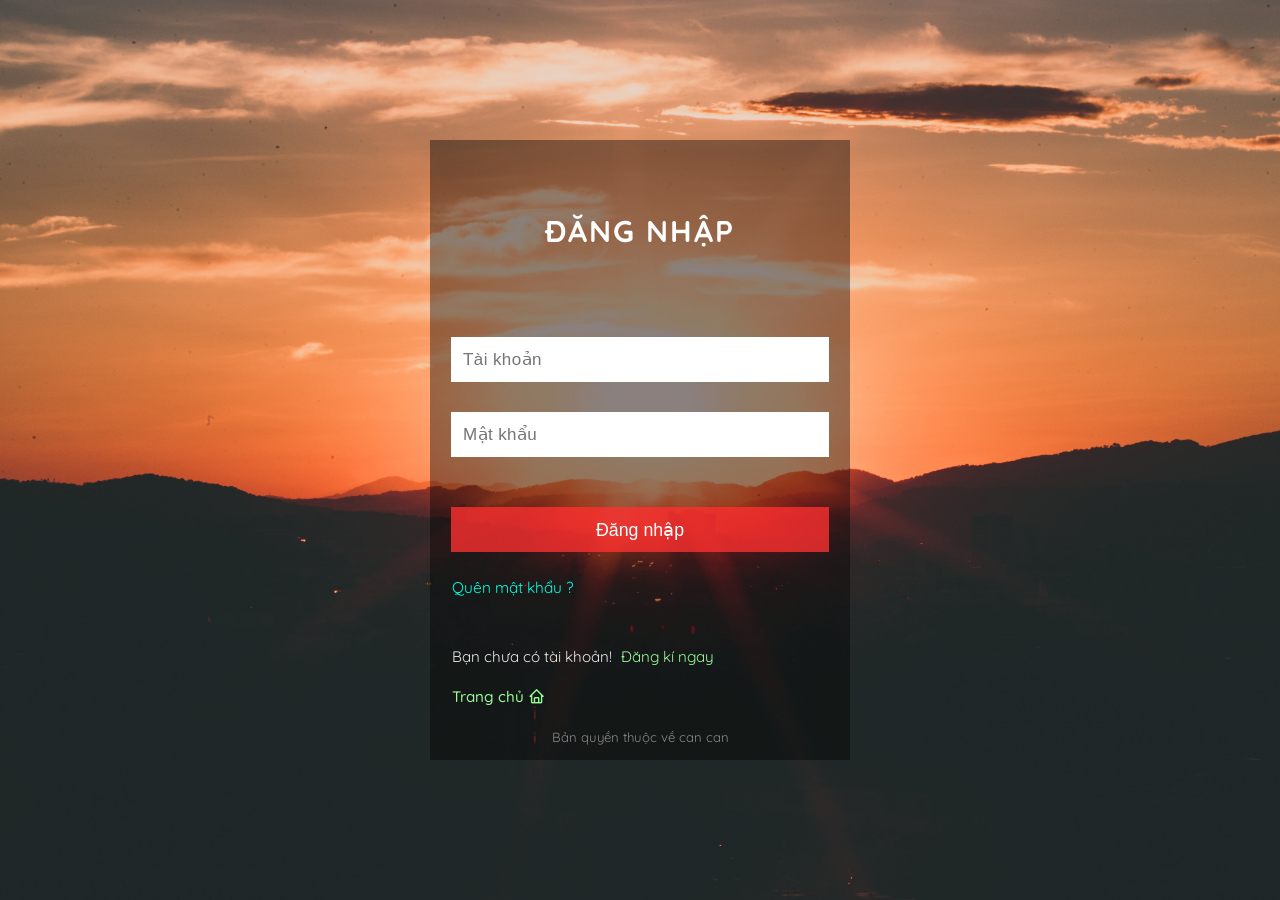
<file: Loggin.html>
<!DOCTYPE html>
<html lang="en">
<head>
    <meta charset="UTF-8">
    <meta http-equiv="X-UA-Compatible" content="IE=edge">
    <meta name="viewport" content="width=device-width, initial-scale=1.0">
    <title> Template </title>
    <link href='https://unpkg.com/boxicons@2.1.1/css/boxicons.min.css' rel='stylesheet'>
    <link rel="stylesheet" href="base_all.css">
    <link rel="stylesheet" href="loggin.css">
    <link rel="stylesheet" href="responsive.css">
</head>
<body>
    
    <div id="wrapper">
        
       <div id="form">
           <div class="container">
               <div class="login">
                   <div class="login__title">
                       <label for="#">Đăng nhập </label>
                   </div>
                   <div class="login__btn">
                       <input type="text" placeholder="Tài khoản">
                       <input type="password" placeholder="Mật khẩu">
                       <button>Đăng nhập</button>
                   </div>
                   <div class="login__footer">
                       <a href="#">Quên mật khẩu ?</a>
                       <p>Bạn chưa có tài khoản! <a href="dangki.html">Đăng kí ngay</a></p>
                       <a href="index.html" class="home">Trang chủ <i class='bx bx-home'></i></a>
                       <span>Bản quyền thuộc về can can</span>
                   </div>
               </div>
           </div>
       </div>

    </div>

</body>
</html>
</file>
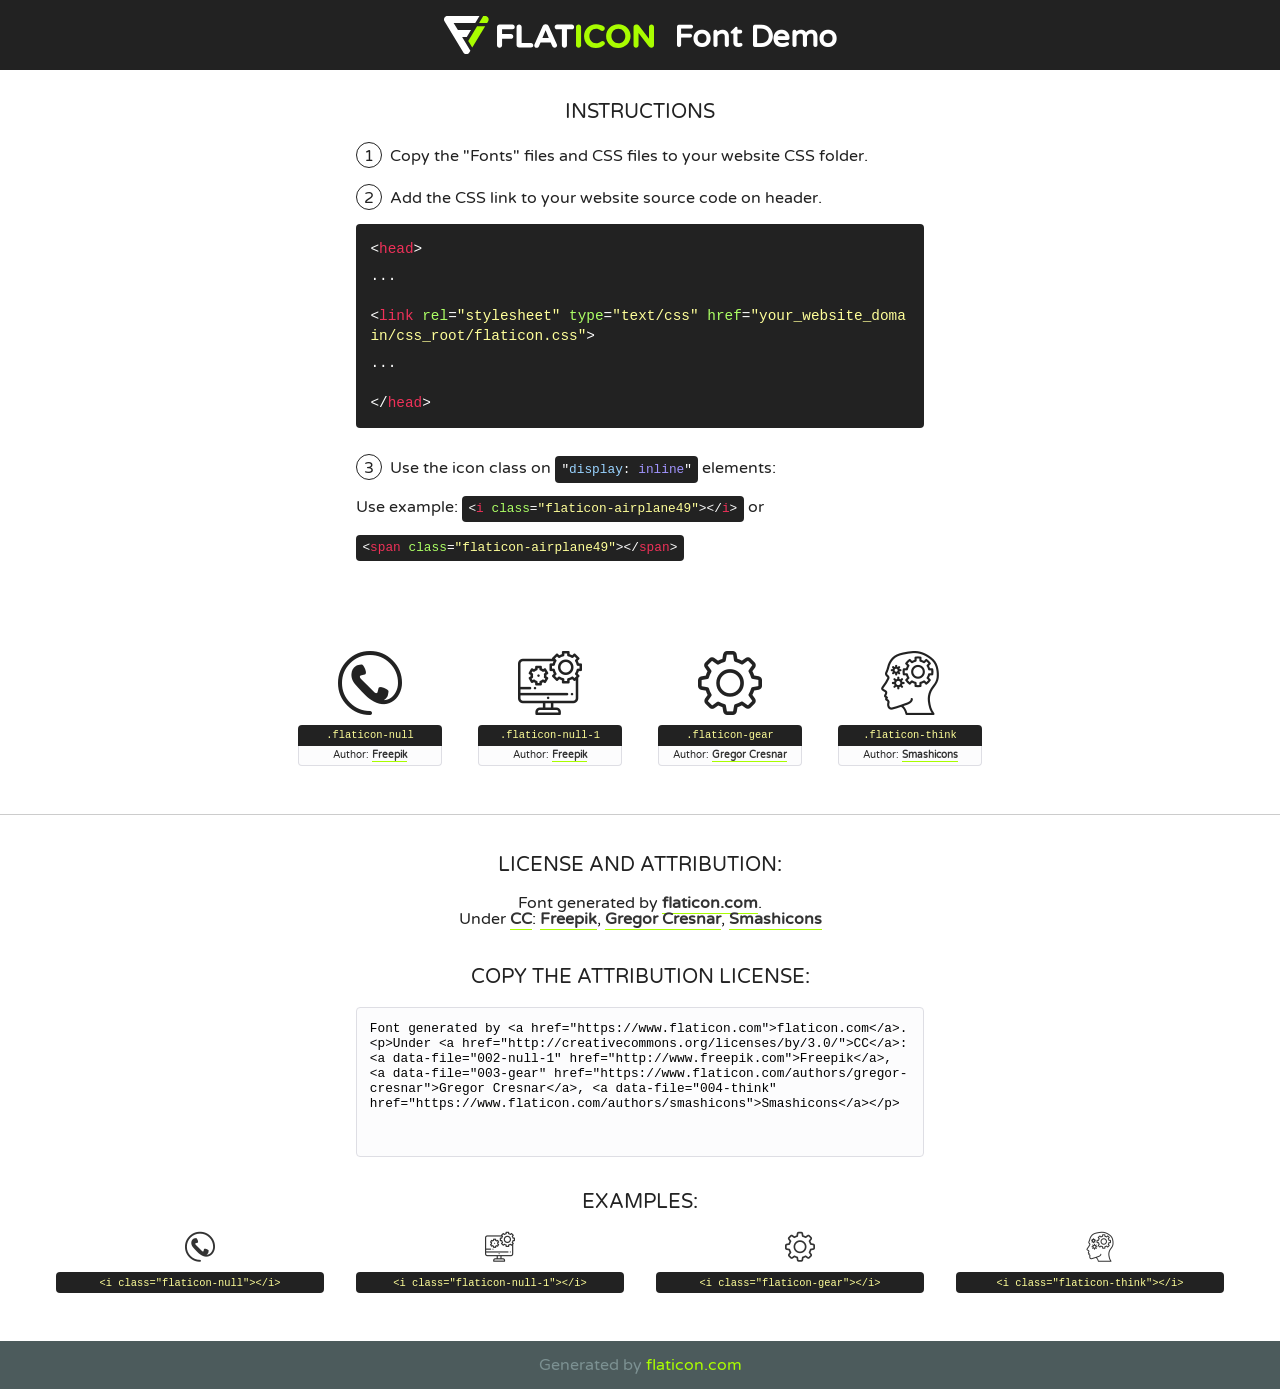
<file: assets/fonts/flaticon.html>
<!DOCTYPE html>
<!--
  Flaticon icon font: Flaticon
  Creation date: 02/06/2020 05:24
-->
<html>
<!DOCTYPE html>
<html>

<head>
    <title>Flaticon WebFont</title>
    <link href="http://fonts.googleapis.com/css?family=Varela+Round" rel="stylesheet" type="text/css" />
    <link rel="stylesheet" type="text/css" href="flaticon.css">
    <meta charset="UTF-8">
    <style>
    html, body, div, span, applet, object, iframe,
    h1, h2, h3, h4, h5, h6, p, blockquote, pre,
    a, abbr, acronym, address, big, cite, code,
    del, dfn, em, img, ins, kbd, q, s, samp,
    small, strike, strong, sub, sup, tt, var,
    b, u, i, center,
    dl, dt, dd, ol, ul, li,
    fieldset, form, label, legend,
    table, caption, tbody, tfoot, thead, tr, th, td,
    article, aside, canvas, details, embed, 
    figure, figcaption, footer, header, hgroup, 
    menu, nav, output, ruby, section, summary,
    time, mark, audio, video {
        margin: 0;
        padding: 0;
        border: 0;
        font-size: 100%;
        font: inherit;
        vertical-align: baseline;
    }
    /* HTML5 display-role reset for older browsers */
    article, aside, details, figcaption, figure, 
    footer, header, hgroup, menu, nav, section {
        display: block;
    }
    body {
        line-height: 1;
    }
    ol, ul {
        list-style: none;
    }
    blockquote, q {
        quotes: none;
    }
    blockquote:before, blockquote:after,
    q:before, q:after {
        content: '';
        content: none;
    }
    table {
        border-collapse: collapse;
        border-spacing: 0;
    }
    body {
        font-family: 'Varela Round', Helvetica, Arial, sans-serif;
        font-size: 16px;
        color: #222;
    }
    a {
        color: #333;
        border-bottom: 1px solid #a9fd00;
        font-weight: bold;
        text-decoration: none;
    }
    * {
        -moz-box-sizing: border-box;
        -webkit-box-sizing: border-box;
        box-sizing: border-box;
        margin: 0;
        padding: 0;
    }
    [class^="flaticon-"]:before, [class*=" flaticon-"]:before, [class^="flaticon-"]:after, [class*=" flaticon-"]:after {
        font-family: Flaticon;
        font-size: 30px;
        font-style: normal;
        margin-left: 20px;
        color: #333;
    }
    .wrapper {
        max-width: 600px;
        margin: auto;
        padding: 0 1em;
    }
    .title {
        font-size: 1.25em;
        text-align: center;
        margin-bottom: 1em;
        text-transform: uppercase;
    }
    header {
        text-align: center;
        background-color: #222;
        color: #fff;
        padding: 1em;
    }
    header .logo {
        width: 210px;
        height: 38px;
        display: inline-block;
        vertical-align: middle;
        margin-right: 1em;
        border: none;
    }
    header strong {
        font-size: 1.95em;
        font-weight: bold;
        vertical-align: middle;
        margin-top: 5px;
        display: inline-block;
    }
    .demo {
        margin: 2em auto;
        line-height: 1.25em;
    }
    .demo ul li {
        margin-bottom: 1em;
    }
    .demo ul li .num {
        color: #222;
        border-radius: 20px;
        display: inline-block;
        width: 26px;
        padding: 3px;
        height: 26px;
        text-align: center;
        margin-right: 0.5em;
        border: 1px solid #222;
    }
    .demo ul li code {
        background-color: #222;
        border-radius: 4px;
        padding: 0.25em 0.5em;
        display: inline-block;
        color: #fff;
        font-family: Consolas,Monaco,Lucida Console,Liberation Mono,DejaVu Sans Mono,Bitstream Vera Sans Mono,Courier New, monospace;
        font-weight: lighter;
        margin-top: 1em;
        font-size: 0.8em;
        word-break: break-all;
    }
    .demo ul li code.big {
        padding: 1em;
        font-size: 0.9em;
    }
    .demo ul li code .red {
        color: #EF3159;
    }
    .demo ul li code .green {
        color: #ACFF65;
    }
    .demo ul li code .yellow {
        color: #FFFF99;
    }
    .demo ul li code .blue {
        color: #99D3FF;
    }
    .demo ul li code .purple {
        color: #A295FF;
    }
    .demo ul li code .dots {
        margin-top: 0.5em;
        display: block;
    }
    #glyphs {
        border-bottom: 1px solid #ccc;
        padding: 2em 0;
        text-align: center;
    }
    .glyph {
        display: inline-block;
        width: 9em;
        margin: 1em;
        text-align: center;
        vertical-align: top;
        background: #FFF;
    }
    .glyph .glyph-icon {
        padding: 10px;
        display: block;
        font-family:"Flaticon";
        font-size: 64px;
        line-height: 1;
    }
    .glyph .glyph-icon:before {
        font-size: 64px;
        color: #222;
        margin-left: 0;
    }
    .class-name {
        font-size: 0.65em;
        background-color: #222;
        color: #fff;
        border-radius: 4px 4px 0 0;
        padding: 0.5em;
        color: #FFFF99;
        font-family: Consolas,Monaco,Lucida Console,Liberation Mono,DejaVu Sans Mono,Bitstream Vera Sans Mono,Courier New, monospace;
    }
    .author-name {
        font-size: 0.6em;
        background-color: #fcfcfd;
        border: 1px solid #DEDEE4;
        border-top: 0;
        border-radius: 0 0 4px 4px;
        padding: 0.5em;
    }
    .class-name:last-child {
        font-size: 10px;
        color:#888;
    }
    .class-name:last-child a {
        font-size: 10px;
        color:#555;
    }
    .class-name:last-child a:hover {
        color:#a9fd00;
    }
    .glyph > input {
        display: block;
        width: 100px;
        margin: 5px auto;
        text-align: center;
        font-size: 12px;
        cursor: text;
    }
    .glyph > input.icon-input {
        font-family:"Flaticon";
        font-size: 16px;
        margin-bottom: 10px;
    }
    .attribution .title {
        margin-top: 2em;
    }
    .attribution textarea {
        background-color: #fcfcfd;
        padding: 1em;
        border: none;
        box-shadow: none;
        border: 1px solid #DEDEE4;
        border-radius: 4px;
        resize: none;
        width: 100%;
        height: 150px;
        font-size: 0.8em;
        font-family: Consolas,Monaco,Lucida Console,Liberation Mono,DejaVu Sans Mono,Bitstream Vera Sans Mono,Courier New, monospace;
        -webkit-appearance: none;
    }
    .iconsuse {
        margin: 2em auto;
        text-align: center;
        max-width: 1200px;
    }
    .iconsuse:after {
        content: '';
        display: table;
        clear: both;
    }
    .iconsuse .image {
        float: left;
        width: 25%;
        padding: 0 1em;
    }
    .iconsuse .image p {
        margin-bottom: 1em;
    }
    .iconsuse .image span {
        display: block;
        font-size: 0.65em;
        background-color: #222;
        color: #fff;
        border-radius: 4px;
        padding: 0.5em;
        color: #FFFF99;
        margin-top: 1em;
        font-family: Consolas,Monaco,Lucida Console,Liberation Mono,DejaVu Sans Mono,Bitstream Vera Sans Mono,Courier New, monospace;
    }
    #footer {
        text-align: center;
        background-color: #4C5B5C;
        color: #7c9192;
        padding: 1em;
    }
    #footer a {
        border: none;
        color: #a9fd00;
        font-weight: normal;
    }
    @media (max-width: 960px) {
        .iconsuse .image {
            width: 50%;
        }
    }
    @media (max-width: 560px) {
        .iconsuse .image {
            width: 100%;
        }
    }
    </style>
</head>

<body class="characters-off">

    <header>
        <a href="https://www.flaticon.com" target="_blank" class="logo">
            <svg version="1.1" xmlns="http://www.w3.org/2000/svg" xmlns:xlink="http://www.w3.org/1999/xlink" xmlns:a="http://ns.adobe.com/AdobeSVGViewerExtensions/3.0/" viewBox="0 0 560.875 102.036" enable-background="new 0 0 560.875 102.036" xml:space="preserve">
                <defs>
                </defs>
                <g>
                    <g class="letters">
                        <path fill="#ffffff" d="M141.596,29.675c0-3.777,2.985-6.767,6.764-6.767h34.438c3.426,0,6.15,2.728,6.15,6.15
                        c0,3.43-2.724,6.149-6.15,6.149h-27.674v13.091h23.719c3.429,0,6.151,2.724,6.151,6.15c0,3.43-2.723,6.149-6.151,6.149h-23.719
                        v17.574c0,3.773-2.986,6.761-6.764,6.761c-3.779,0-6.764-2.989-6.764-6.761V29.675z"></path>
                        <path fill="#ffffff" d="M193.844,29.149c0-3.781,2.985-6.767,6.764-6.767c3.776,0,6.763,2.985,6.763,6.767v42.957h25.039
                        c3.426,0,6.149,2.726,6.149,6.153c0,3.425-2.723,6.15-6.149,6.15h-31.802c-3.779,0-6.764-2.986-6.764-6.768V29.149z"></path>
                        <path fill="#ffffff" d="M241.891,75.71l21.438-48.407c1.492-3.341,4.215-5.357,7.906-5.357h0.792
                        c3.686,0,6.323,2.017,7.815,5.357l21.439,48.407c0.436,0.967,0.701,1.845,0.701,2.723c0,3.602-2.809,6.501-6.414,6.501
                        c-3.161,0-5.269-1.845-6.499-4.655l-4.132-9.661h-27.059l-4.301,10.102c-1.144,2.631-3.426,4.214-6.237,4.214
                        c-3.517,0-6.24-2.81-6.24-6.325C241.1,77.64,241.451,76.677,241.891,75.71z M279.932,58.666l-8.521-20.297l-8.526,20.297H279.932
                        z"></path>
                        <path fill="#ffffff" d="M314.864,35.387H301.86c-3.429,0-6.239-2.813-6.239-6.238c0-3.429,2.811-6.24,6.239-6.24h39.533
                        c3.426,0,6.237,2.811,6.237,6.24c0,3.425-2.811,6.238-6.237,6.238h-13.001v42.785c0,3.773-2.99,6.761-6.764,6.761
                        c-3.779,0-6.764-2.989-6.764-6.761V35.387z"></path>
                        <path fill="#A9FD00" d="M352.615,29.149c0-3.781,2.985-6.767,6.767-6.767c3.774,0,6.761,2.985,6.761,6.767v49.024
                        c0,3.773-2.987,6.761-6.761,6.761c-3.781,0-6.767-2.989-6.767-6.761V29.149z"></path>
                        <path fill="#A9FD00" d="M374.132,53.836v-0.179c0-17.481,13.178-31.801,32.065-31.801c9.22,0,15.459,2.458,20.557,6.238
                        c1.402,1.054,2.637,2.985,2.637,5.357c0,3.692-2.985,6.59-6.681,6.59c-1.845,0-3.071-0.702-4.044-1.319
                        c-3.776-2.813-7.729-4.393-12.562-4.393c-10.364,0-17.831,8.611-17.831,19.154v0.173c0,10.542,7.291,19.329,17.831,19.329
                        c5.715,0,9.492-1.756,13.359-4.834c1.049-0.874,2.458-1.491,4.039-1.491c3.429,0,6.325,2.813,6.325,6.236
                        c0,2.106-1.056,3.78-2.282,4.834c-5.539,4.834-12.036,7.733-21.878,7.733C387.572,85.464,374.132,71.493,374.132,53.836z"></path>
                        <path fill="#A9FD00" d="M433.009,53.836v-0.179c0-17.481,13.79-31.801,32.766-31.801c18.981,0,32.592,14.143,32.592,31.628v0.173
                        c0,17.483-13.785,31.807-32.769,31.807C446.625,85.464,433.009,71.32,433.009,53.836z M484.224,53.836v-0.179
                        c0-10.539-7.725-19.326-18.626-19.326c-10.893,0-18.449,8.611-18.449,19.154v0.173c0,10.542,7.73,19.329,18.626,19.329
                        C476.676,72.986,484.224,64.378,484.224,53.836z"></path>
                        <path fill="#A9FD00" d="M506.233,29.321c0-3.774,2.99-6.763,6.767-6.763h1.401c3.252,0,5.183,1.583,7.029,3.953l26.093,34.265
                        V29.059c0-3.692,2.99-6.677,6.681-6.677c3.683,0,6.671,2.985,6.671,6.677v48.934c0,3.78-2.987,6.765-6.764,6.765h-0.436
                        c-3.257,0-5.188-1.581-7.034-3.953l-27.056-35.492v32.944c0,3.687-2.985,6.676-6.678,6.676c-3.683,0-6.673-2.989-6.673-6.676
                        V29.321z"></path>
                    </g>
                    <g class="insignia">
                        <path fill="#ffffff" d="M48.372,56.137h12.517l11.156-18.537H37.186L25.688,18.539h57.825L94.668,0H9.271
                        C5.925,0,2.842,1.801,1.198,4.716c-1.644,2.907-1.593,6.482,0.134,9.343l50.38,83.501c1.678,2.781,4.689,4.476,7.938,4.476
                        c3.246,0,6.257-1.695,7.935-4.476l2.898-4.804L48.372,56.137z"></path>
                        <g class="i">
                            <path fill="#A9FD00" d="M93.575,18.539h0.031v0.004l21.652,0.004l2.705-4.488c1.727-2.861,1.778-6.436,0.133-9.343
                            C116.454,1.801,113.371,0,110.026,0h-5.294L93.575,18.539z"></path>
                            <polygon fill="#A9FD00" points="88.291,27.356 64.725,66.486 75.519,84.404 109.942,27.356"></polygon>
                        </g>
                    </g>
                </g>
            </svg>
        </a>
        <strong>Font Demo</strong>
    </header>


    <section class="demo wrapper">

        <p class="title">Instructions</p>

        <ul>
            <li>
                <span class="num">1</span>Copy the "Fonts" files and CSS files to your website CSS folder.
            </li>
            <li>
                <span class="num">2</span>Add the CSS link to your website source code on header.
                <code class="big">
                    &lt;<span class="red">head</span>&gt;
                    <br/><span class="dots">...</span>
                    <br/>&lt;<span class="red">link</span> <span class="green">rel</span>=<span class="yellow">"stylesheet"</span> <span class="green">type</span>=<span class="yellow">"text/css"</span> <span class="green">href</span>=<span class="yellow">"your_website_domain/css_root/flaticon.css"</span>&gt;
                    <br/><span class="dots">...</span>
                    <br/>&lt;/<span class="red">head</span>&gt;
                </code>
            </li>

            <li>
                <p>
                    <span class="num">3</span>Use the icon class on <code>"<span class="blue">display</span>:<span class="purple"> inline</span>"</code> elements:
                    <br />
                    Use example: <code>&lt;<span class="red">i</span> <span class="green">class</span>=<span class="yellow">&quot;flaticon-airplane49&quot;</span>&gt;&lt;/<span class="red">i</span>&gt;</code> or <code>&lt;<span class="red">span</span> <span class="green">class</span>=<span class="yellow">&quot;flaticon-airplane49&quot;</span>&gt;&lt;/<span class="red">span</span>&gt;</code>
            </li>
        </ul>

    </section>




   <section id="glyphs">          
    
      
        <div class="glyph"><div class="glyph-icon flaticon-null"></div>
            <div class="class-name">.flaticon-null</div>
            <div class="author-name">Author: <a data-file="001-null" href="http://www.freepik.com">Freepik</a> </div> 
        </div>        
        
        <div class="glyph"><div class="glyph-icon flaticon-null-1"></div>
            <div class="class-name">.flaticon-null-1</div>
            <div class="author-name">Author: <a data-file="002-null-1" href="http://www.freepik.com">Freepik</a> </div> 
        </div>        
        
        <div class="glyph"><div class="glyph-icon flaticon-gear"></div>
            <div class="class-name">.flaticon-gear</div>
            <div class="author-name">Author: <a data-file="003-gear" href="https://www.flaticon.com/authors/gregor-cresnar">Gregor Cresnar</a> </div> 
        </div>        
        
        <div class="glyph"><div class="glyph-icon flaticon-think"></div>
            <div class="class-name">.flaticon-think</div>
            <div class="author-name">Author: <a data-file="004-think" href="https://www.flaticon.com/authors/smashicons">Smashicons</a> </div> 
        </div>        
        

    </section>



    <section class="attribution wrapper"   style="text-align:center;">

      <div class="title">License and attribution:</div><div class="attrDiv">Font generated by <a href="https://www.flaticon.com">flaticon.com</a>. <div><p>Under <a href="http://creativecommons.org/licenses/by/3.0/">CC</a>: <a data-file="002-null-1" href="http://www.freepik.com">Freepik</a>, <a data-file="003-gear" href="https://www.flaticon.com/authors/gregor-cresnar">Gregor Cresnar</a>, <a data-file="004-think" href="https://www.flaticon.com/authors/smashicons">Smashicons</a></p>  </div>
      </div>
      <div class="title">Copy the Attribution License:</div>

    <textarea onclick="this.focus();this.select();">Font generated by &lt;a href=&quot;https://www.flaticon.com&quot;&gt;flaticon.com&lt;/a&gt;. <p>Under <a href="http://creativecommons.org/licenses/by/3.0/">CC</a>: <a data-file="002-null-1" href="http://www.freepik.com">Freepik</a>, <a data-file="003-gear" href="https://www.flaticon.com/authors/gregor-cresnar">Gregor Cresnar</a>, <a data-file="004-think" href="https://www.flaticon.com/authors/smashicons">Smashicons</a></p>  
     </textarea>

    </section>

    <section class="iconsuse">

          <div class="title">Examples:</div>            
             
            <div class="image">
                <p>
                    <i class="glyph-icon flaticon-null"></i> 
                    <span>&lt;i class=&quot;flaticon-null&quot;&gt;&lt;/i&gt;</span>
                </p>
            </div>
            
            <div class="image">
                <p>
                    <i class="glyph-icon flaticon-null-1"></i> 
                    <span>&lt;i class=&quot;flaticon-null-1&quot;&gt;&lt;/i&gt;</span>
                </p>
            </div>
            
            <div class="image">
                <p>
                    <i class="glyph-icon flaticon-gear"></i> 
                    <span>&lt;i class=&quot;flaticon-gear&quot;&gt;&lt;/i&gt;</span>
                </p>
            </div>
            
            <div class="image">
                <p>
                    <i class="glyph-icon flaticon-think"></i> 
                    <span>&lt;i class=&quot;flaticon-think&quot;&gt;&lt;/i&gt;</span>
                </p>
            </div>
                       
        </div>
                            
    </section>

<div id="footer">
    <div>Generated by <a href="https://www.flaticon.com">flaticon.com</a>
    </div>
</div>



</body>
</html>
</file>
<file: assets/css/themify-icons.css>
@font-face {
	font-family: 'themify';
	src:url('../fonts/themify.eot?-fvbane');


	src:url('../fonts/themify.eot?#iefix-fvbane') format('embedded-opentype'),
		url('../fonts/themify.woff?-fvbane') format('woff'),
		url('../fonts/themify.ttf?-fvbane') format('truetype'),
		url('../fonts/themify.svg?-fvbane#themify') format('svg');
	font-weight: normal;
	font-style: normal;
}

[class^="ti-"], [class*=" ti-"] {
	font-family: 'themify';
	speak: none;
	font-style: normal;
	font-weight: normal;
	font-variant: normal;
	text-transform: none;
	line-height: 1;

	/* Better Font Rendering =========== */
	-webkit-font-smoothing: antialiased;
	-moz-osx-font-smoothing: grayscale;
}

.ti-wand:before {
	content: "\e600";
}
.ti-volume:before {
	content: "\e601";
}
.ti-user:before {
	content: "\e602";
}
.ti-unlock:before {
	content: "\e603";
}
.ti-unlink:before {
	content: "\e604";
}
.ti-trash:before {
	content: "\e605";
}
.ti-thought:before {
	content: "\e606";
}
.ti-target:before {
	content: "\e607";
}
.ti-tag:before {
	content: "\e608";
}
.ti-tablet:before {
	content: "\e609";
}
.ti-star:before {
	content: "\e60a";
}
.ti-spray:before {
	content: "\e60b";
}
.ti-signal:before {
	content: "\e60c";
}
.ti-shopping-cart:before {
	content: "\e60d";
}
.ti-shopping-cart-full:before {
	content: "\e60e";
}
.ti-settings:before {
	content: "\e60f";
}
.ti-search:before {
	content: "\e610";
}
.ti-zoom-in:before {
	content: "\e611";
}
.ti-zoom-out:before {
	content: "\e612";
}
.ti-cut:before {
	content: "\e613";
}
.ti-ruler:before {
	content: "\e614";
}
.ti-ruler-pencil:before {
	content: "\e615";
}
.ti-ruler-alt:before {
	content: "\e616";
}
.ti-bookmark:before {
	content: "\e617";
}
.ti-bookmark-alt:before {
	content: "\e618";
}
.ti-reload:before {
	content: "\e619";
}
.ti-plus:before {
	content: "\e61a";
}
.ti-pin:before {
	content: "\e61b";
}
.ti-pencil:before {
	content: "\e61c";
}
.ti-pencil-alt:before {
	content: "\e61d";
}
.ti-paint-roller:before {
	content: "\e61e";
}
.ti-paint-bucket:before {
	content: "\e61f";
}
.ti-na:before {
	content: "\e620";
}
.ti-mobile:before {
	content: "\e621";
}
.ti-minus:before {
	content: "\e622";
}
.ti-medall:before {
	content: "\e623";
}
.ti-medall-alt:before {
	content: "\e624";
}
.ti-marker:before {
	content: "\e625";
}
.ti-marker-alt:before {
	content: "\e626";
}
.ti-arrow-up:before {
	content: "\e627";
}
.ti-arrow-right:before {
	content: "\e628";
}
.ti-arrow-left:before {
	content: "\e629";
}
.ti-arrow-down:before {
	content: "\e62a";
}
.ti-lock:before {
	content: "\e62b";
}
.ti-location-arrow:before {
	content: "\e62c";
}
.ti-link:before {
	content: "\e62d";
}
.ti-layout:before {
	content: "\e62e";
}
.ti-layers:before {
	content: "\e62f";
}
.ti-layers-alt:before {
	content: "\e630";
}
.ti-key:before {
	content: "\e631";
}
.ti-import:before {
	content: "\e632";
}
.ti-image:before {
	content: "\e633";
}
.ti-heart:before {
	content: "\e634";
}
.ti-heart-broken:before {
	content: "\e635";
}
.ti-hand-stop:before {
	content: "\e636";
}
.ti-hand-open:before {
	content: "\e637";
}
.ti-hand-drag:before {
	content: "\e638";
}
.ti-folder:before {
	content: "\e639";
}
.ti-flag:before {
	content: "\e63a";
}
.ti-flag-alt:before {
	content: "\e63b";
}
.ti-flag-alt-2:before {
	content: "\e63c";
}
.ti-eye:before {
	content: "\e63d";
}
.ti-export:before {
	content: "\e63e";
}
.ti-exchange-vertical:before {
	content: "\e63f";
}
.ti-desktop:before {
	content: "\e640";
}
.ti-cup:before {
	content: "\e641";
}
.ti-crown:before {
	content: "\e642";
}
.ti-comments:before {
	content: "\e643";
}
.ti-comment:before {
	content: "\e644";
}
.ti-comment-alt:before {
	content: "\e645";
}
.ti-close:before {
	content: "\e646";
}
.ti-clip:before {
	content: "\e647";
}
.ti-angle-up:before {
	content: "\e648";
}
.ti-angle-right:before {
	content: "\e649";
}
.ti-angle-left:before {
	content: "\e64a";
}
.ti-angle-down:before {
	content: "\e64b";
}
.ti-check:before {
	content: "\e64c";
}
.ti-check-box:before {
	content: "\e64d";
}
.ti-camera:before {
	content: "\e64e";
}
.ti-announcement:before {
	content: "\e64f";
}
.ti-brush:before {
	content: "\e650";
}
.ti-briefcase:before {
	content: "\e651";
}
.ti-bolt:before {
	content: "\e652";
}
.ti-bolt-alt:before {
	content: "\e653";
}
.ti-blackboard:before {
	content: "\e654";
}
.ti-bag:before {
	content: "\e655";
}
.ti-move:before {
	content: "\e656";
}
.ti-arrows-vertical:before {
	content: "\e657";
}
.ti-arrows-horizontal:before {
	content: "\e658";
}
.ti-fullscreen:before {
	content: "\e659";
}
.ti-arrow-top-right:before {
	content: "\e65a";
}
.ti-arrow-top-left:before {
	content: "\e65b";
}
.ti-arrow-circle-up:before {
	content: "\e65c";
}
.ti-arrow-circle-right:before {
	content: "\e65d";
}
.ti-arrow-circle-left:before {
	content: "\e65e";
}
.ti-arrow-circle-down:before {
	content: "\e65f";
}
.ti-angle-double-up:before {
	content: "\e660";
}
.ti-angle-double-right:before {
	content: "\e661";
}
.ti-angle-double-left:before {
	content: "\e662";
}
.ti-angle-double-down:before {
	content: "\e663";
}
.ti-zip:before {
	content: "\e664";
}
.ti-world:before {
	content: "\e665";
}
.ti-wheelchair:before {
	content: "\e666";
}
.ti-view-list:before {
	content: "\e667";
}
.ti-view-list-alt:before {
	content: "\e668";
}
.ti-view-grid:before {
	content: "\e669";
}
.ti-uppercase:before {
	content: "\e66a";
}
.ti-upload:before {
	content: "\e66b";
}
.ti-underline:before {
	content: "\e66c";
}
.ti-truck:before {
	content: "\e66d";
}
.ti-timer:before {
	content: "\e66e";
}
.ti-ticket:before {
	content: "\e66f";
}
.ti-thumb-up:before {
	content: "\e670";
}
.ti-thumb-down:before {
	content: "\e671";
}
.ti-text:before {
	content: "\e672";
}
.ti-stats-up:before {
	content: "\e673";
}
.ti-stats-down:before {
	content: "\e674";
}
.ti-split-v:before {
	content: "\e675";
}
.ti-split-h:before {
	content: "\e676";
}
.ti-smallcap:before {
	content: "\e677";
}
.ti-shine:before {
	content: "\e678";
}
.ti-shift-right:before {
	content: "\e679";
}
.ti-shift-left:before {
	content: "\e67a";
}
.ti-shield:before {
	content: "\e67b";
}
.ti-notepad:before {
	content: "\e67c";
}
.ti-server:before {
	content: "\e67d";
}
.ti-quote-right:before {
	content: "\e67e";
}
.ti-quote-left:before {
	content: "\e67f";
}
.ti-pulse:before {
	content: "\e680";
}
.ti-printer:before {
	content: "\e681";
}
.ti-power-off:before {
	content: "\e682";
}
.ti-plug:before {
	content: "\e683";
}
.ti-pie-chart:before {
	content: "\e684";
}
.ti-paragraph:before {
	content: "\e685";
}
.ti-panel:before {
	content: "\e686";
}
.ti-package:before {
	content: "\e687";
}
.ti-music:before {
	content: "\e688";
}
.ti-music-alt:before {
	content: "\e689";
}
.ti-mouse:before {
	content: "\e68a";
}
.ti-mouse-alt:before {
	content: "\e68b";
}
.ti-money:before {
	content: "\e68c";
}
.ti-microphone:before {
	content: "\e68d";
}
.ti-menu:before {
	content: "\e68e";
}
.ti-menu-alt:before {
	content: "\e68f";
}
.ti-map:before {
	content: "\e690";
}
.ti-map-alt:before {
	content: "\e691";
}
.ti-loop:before {
	content: "\e692";
}
.ti-location-pin:before {
	content: "\e693";
}
.ti-list:before {
	content: "\e694";
}
.ti-light-bulb:before {
	content: "\e695";
}
.ti-Italic:before {
	content: "\e696";
}
.ti-info:before {
	content: "\e697";
}
.ti-infinite:before {
	content: "\e698";
}
.ti-id-badge:before {
	content: "\e699";
}
.ti-hummer:before {
	content: "\e69a";
}
.ti-home:before {
	content: "\e69b";
}
.ti-help:before {
	content: "\e69c";
}
.ti-headphone:before {
	content: "\e69d";
}
.ti-harddrives:before {
	content: "\e69e";
}
.ti-harddrive:before {
	content: "\e69f";
}
.ti-gift:before {
	content: "\e6a0";
}
.ti-game:before {
	content: "\e6a1";
}
.ti-filter:before {
	content: "\e6a2";
}
.ti-files:before {
	content: "\e6a3";
}
.ti-file:before {
	content: "\e6a4";
}
.ti-eraser:before {
	content: "\e6a5";
}
.ti-envelope:before {
	content: "\e6a6";
}
.ti-download:before {
	content: "\e6a7";
}
.ti-direction:before {
	content: "\e6a8";
}
.ti-direction-alt:before {
	content: "\e6a9";
}
.ti-dashboard:before {
	content: "\e6aa";
}
.ti-control-stop:before {
	content: "\e6ab";
}
.ti-control-shuffle:before {
	content: "\e6ac";
}
.ti-control-play:before {
	content: "\e6ad";
}
.ti-control-pause:before {
	content: "\e6ae";
}
.ti-control-forward:before {
	content: "\e6af";
}
.ti-control-backward:before {
	content: "\e6b0";
}
.ti-cloud:before {
	content: "\e6b1";
}
.ti-cloud-up:before {
	content: "\e6b2";
}
.ti-cloud-down:before {
	content: "\e6b3";
}
.ti-clipboard:before {
	content: "\e6b4";
}
.ti-car:before {
	content: "\e6b5";
}
.ti-calendar:before {
	content: "\e6b6";
}
.ti-book:before {
	content: "\e6b7";
}
.ti-bell:before {
	content: "\e6b8";
}
.ti-basketball:before {
	content: "\e6b9";
}
.ti-bar-chart:before {
	content: "\e6ba";
}
.ti-bar-chart-alt:before {
	content: "\e6bb";
}
.ti-back-right:before {
	content: "\e6bc";
}
.ti-back-left:before {
	content: "\e6bd";
}
.ti-arrows-corner:before {
	content: "\e6be";
}
.ti-archive:before {
	content: "\e6bf";
}
.ti-anchor:before {
	content: "\e6c0";
}
.ti-align-right:before {
	content: "\e6c1";
}
.ti-align-left:before {
	content: "\e6c2";
}
.ti-align-justify:before {
	content: "\e6c3";
}
.ti-align-center:before {
	content: "\e6c4";
}
.ti-alert:before {
	content: "\e6c5";
}
.ti-alarm-clock:before {
	content: "\e6c6";
}
.ti-agenda:before {
	content: "\e6c7";
}
.ti-write:before {
	content: "\e6c8";
}
.ti-window:before {
	content: "\e6c9";
}
.ti-widgetized:before {
	content: "\e6ca";
}
.ti-widget:before {
	content: "\e6cb";
}
.ti-widget-alt:before {
	content: "\e6cc";
}
.ti-wallet:before {
	content: "\e6cd";
}
.ti-video-clapper:before {
	content: "\e6ce";
}
.ti-video-camera:before {
	content: "\e6cf";
}
.ti-vector:before {
	content: "\e6d0";
}
.ti-themify-logo:before {
	content: "\e6d1";
}
.ti-themify-favicon:before {
	content: "\e6d2";
}
.ti-themify-favicon-alt:before {
	content: "\e6d3";
}
.ti-support:before {
	content: "\e6d4";
}
.ti-stamp:before {
	content: "\e6d5";
}
.ti-split-v-alt:before {
	content: "\e6d6";
}
.ti-slice:before {
	content: "\e6d7";
}
.ti-shortcode:before {
	content: "\e6d8";
}
.ti-shift-right-alt:before {
	content: "\e6d9";
}
.ti-shift-left-alt:before {
	content: "\e6da";
}
.ti-ruler-alt-2:before {
	content: "\e6db";
}
.ti-receipt:before {
	content: "\e6dc";
}
.ti-pin2:before {
	content: "\e6dd";
}
.ti-pin-alt:before {
	content: "\e6de";
}
.ti-pencil-alt2:before {
	content: "\e6df";
}
.ti-palette:before {
	content: "\e6e0";
}
.ti-more:before {
	content: "\e6e1";
}
.ti-more-alt:before {
	content: "\e6e2";
}
.ti-microphone-alt:before {
	content: "\e6e3";
}
.ti-magnet:before {
	content: "\e6e4";
}
.ti-line-double:before {
	content: "\e6e5";
}
.ti-line-dotted:before {
	content: "\e6e6";
}
.ti-line-dashed:before {
	content: "\e6e7";
}
.ti-layout-width-full:before {
	content: "\e6e8";
}
.ti-layout-width-default:before {
	content: "\e6e9";
}
.ti-layout-width-default-alt:before {
	content: "\e6ea";
}
.ti-layout-tab:before {
	content: "\e6eb";
}
.ti-layout-tab-window:before {
	content: "\e6ec";
}
.ti-layout-tab-v:before {
	content: "\e6ed";
}
.ti-layout-tab-min:before {
	content: "\e6ee";
}
.ti-layout-slider:before {
	content: "\e6ef";
}
.ti-layout-slider-alt:before {
	content: "\e6f0";
}
.ti-layout-sidebar-right:before {
	content: "\e6f1";
}
.ti-layout-sidebar-none:before {
	content: "\e6f2";
}
.ti-layout-sidebar-left:before {
	content: "\e6f3";
}
.ti-layout-placeholder:before {
	content: "\e6f4";
}
.ti-layout-menu:before {
	content: "\e6f5";
}
.ti-layout-menu-v:before {
	content: "\e6f6";
}
.ti-layout-menu-separated:before {
	content: "\e6f7";
}
.ti-layout-menu-full:before {
	content: "\e6f8";
}
.ti-layout-media-right-alt:before {
	content: "\e6f9";
}
.ti-layout-media-right:before {
	content: "\e6fa";
}
.ti-layout-media-overlay:before {
	content: "\e6fb";
}
.ti-layout-media-overlay-alt:before {
	content: "\e6fc";
}
.ti-layout-media-overlay-alt-2:before {
	content: "\e6fd";
}
.ti-layout-media-left-alt:before {
	content: "\e6fe";
}
.ti-layout-media-left:before {
	content: "\e6ff";
}
.ti-layout-media-center-alt:before {
	content: "\e700";
}
.ti-layout-media-center:before {
	content: "\e701";
}
.ti-layout-list-thumb:before {
	content: "\e702";
}
.ti-layout-list-thumb-alt:before {
	content: "\e703";
}
.ti-layout-list-post:before {
	content: "\e704";
}
.ti-layout-list-large-image:before {
	content: "\e705";
}
.ti-layout-line-solid:before {
	content: "\e706";
}
.ti-layout-grid4:before {
	content: "\e707";
}
.ti-layout-grid3:before {
	content: "\e708";
}
.ti-layout-grid2:before {
	content: "\e709";
}
.ti-layout-grid2-thumb:before {
	content: "\e70a";
}
.ti-layout-cta-right:before {
	content: "\e70b";
}
.ti-layout-cta-left:before {
	content: "\e70c";
}
.ti-layout-cta-center:before {
	content: "\e70d";
}
.ti-layout-cta-btn-right:before {
	content: "\e70e";
}
.ti-layout-cta-btn-left:before {
	content: "\e70f";
}
.ti-layout-column4:before {
	content: "\e710";
}
.ti-layout-column3:before {
	content: "\e711";
}
.ti-layout-column2:before {
	content: "\e712";
}
.ti-layout-accordion-separated:before {
	content: "\e713";
}
.ti-layout-accordion-merged:before {
	content: "\e714";
}
.ti-layout-accordion-list:before {
	content: "\e715";
}
.ti-ink-pen:before {
	content: "\e716";
}
.ti-info-alt:before {
	content: "\e717";
}
.ti-help-alt:before {
	content: "\e718";
}
.ti-headphone-alt:before {
	content: "\e719";
}
.ti-hand-point-up:before {
	content: "\e71a";
}
.ti-hand-point-right:before {
	content: "\e71b";
}
.ti-hand-point-left:before {
	content: "\e71c";
}
.ti-hand-point-down:before {
	content: "\e71d";
}
.ti-gallery:before {
	content: "\e71e";
}
.ti-face-smile:before {
	content: "\e71f";
}
.ti-face-sad:before {
	content: "\e720";
}
.ti-credit-card:before {
	content: "\e721";
}
.ti-control-skip-forward:before {
	content: "\e722";
}
.ti-control-skip-backward:before {
	content: "\e723";
}
.ti-control-record:before {
	content: "\e724";
}
.ti-control-eject:before {
	content: "\e725";
}
.ti-comments-smiley:before {
	content: "\e726";
}
.ti-brush-alt:before {
	content: "\e727";
}
.ti-youtube:before {
	content: "\e728";
}
.ti-vimeo:before {
	content: "\e729";
}
.ti-twitter:before {
	content: "\e72a";
}
.ti-time:before {
	content: "\e72b";
}
.ti-tumblr:before {
	content: "\e72c";
}
.ti-skype:before {
	content: "\e72d";
}
.ti-share:before {
	content: "\e72e";
}
.ti-share-alt:before {
	content: "\e72f";
}
.ti-rocket:before {
	content: "\e730";
}
.ti-pinterest:before {
	content: "\e731";
}
.ti-new-window:before {
	content: "\e732";
}
.ti-microsoft:before {
	content: "\e733";
}
.ti-list-ol:before {
	content: "\e734";
}
.ti-linkedin:before {
	content: "\e735";
}
.ti-layout-sidebar-2:before {
	content: "\e736";
}
.ti-layout-grid4-alt:before {
	content: "\e737";
}
.ti-layout-grid3-alt:before {
	content: "\e738";
}
.ti-layout-grid2-alt:before {
	content: "\e739";
}
.ti-layout-column4-alt:before {
	content: "\e73a";
}
.ti-layout-column3-alt:before {
	content: "\e73b";
}
.ti-layout-column2-alt:before {
	content: "\e73c";
}
.ti-instagram:before {
	content: "\e73d";
}
.ti-google:before {
	content: "\e73e";
}
.ti-github:before {
	content: "\e73f";
}
.ti-flickr:before {
	content: "\e740";
}
.ti-facebook:before {
	content: "\e741";
}
.ti-dropbox:before {
	content: "\e742";
}
.ti-dribbble:before {
	content: "\e743";
}
.ti-apple:before {
	content: "\e744";
}
.ti-android:before {
	content: "\e745";
}
.ti-save:before {
	content: "\e746";
}
.ti-save-alt:before {
	content: "\e747";
}
.ti-yahoo:before {
	content: "\e748";
}
.ti-wordpress:before {
	content: "\e749";
}
.ti-vimeo-alt:before {
	content: "\e74a";
}
.ti-twitter-alt:before {
	content: "\e74b";
}
.ti-tumblr-alt:before {
	content: "\e74c";
}
.ti-trello:before {
	content: "\e74d";
}
.ti-stack-overflow:before {
	content: "\e74e";
}
.ti-soundcloud:before {
	content: "\e74f";
}
.ti-sharethis:before {
	content: "\e750";
}
.ti-sharethis-alt:before {
	content: "\e751";
}
.ti-reddit:before {
	content: "\e752";
}
.ti-pinterest-alt:before {
	content: "\e753";
}
.ti-microsoft-alt:before {
	content: "\e754";
}
.ti-linux:before {
	content: "\e755";
}
.ti-jsfiddle:before {
	content: "\e756";
}
.ti-joomla:before {
	content: "\e757";
}
.ti-html5:before {
	content: "\e758";
}
.ti-flickr-alt:before {
	content: "\e759";
}
.ti-email:before {
	content: "\e75a";
}
.ti-drupal:before {
	content: "\e75b";
}
.ti-dropbox-alt:before {
	content: "\e75c";
}
.ti-css3:before {
	content: "\e75d";
}
.ti-rss:before {
	content: "\e75e";
}
.ti-rss-alt:before {
	content: "\e75f";
}
</file>
<file: assets/css/nice-select.css>
.nice-select {
  -webkit-tap-highlight-color: transparent;
  background-color: #fff;
  border-radius: 5px;
  border: solid 1px #e8e8e8;
  box-sizing: border-box;
  clear: both;
  cursor: pointer;
  display: block;
  float: left;
  font-family: inherit;
  font-size: 14px;
  font-weight: normal;
  height: 42px;
  line-height: 40px;
  outline: none;
  padding-left: 18px;
  padding-right: 30px;
  position: relative;
  text-align: left !important;
  -webkit-transition: all 0.2s ease-in-out;
  transition: all 0.2s ease-in-out;
  -webkit-user-select: none;
     -moz-user-select: none;
      -ms-user-select: none;
          user-select: none;
  white-space: nowrap;
  width: auto; }
  .nice-select:hover {
    border-color: #dbdbdb; }
  .nice-select:active, .nice-select.open, .nice-select:focus {
    border-color: #999; }
  .nice-select:after {
    border-bottom: 2px solid #999;
    border-right: 2px solid #999;
    content: '';
    display: block;
    height: 5px;
    margin-top: -4px;
    pointer-events: none;
    position: absolute;
    right: 12px;
    top: 50%;
    -webkit-transform-origin: 66% 66%;
        -ms-transform-origin: 66% 66%;
            transform-origin: 66% 66%;
    -webkit-transform: rotate(45deg);
        -ms-transform: rotate(45deg);
            transform: rotate(45deg);
    -webkit-transition: all 0.15s ease-in-out;
    transition: all 0.15s ease-in-out;
    width: 5px; }
  .nice-select.open:after {
    -webkit-transform: rotate(-135deg);
        -ms-transform: rotate(-135deg);
            transform: rotate(-135deg); }
  .nice-select.open .list {
    opacity: 1;
    pointer-events: auto;
    -webkit-transform: scale(1) translateY(0);
        -ms-transform: scale(1) translateY(0);
            transform: scale(1) translateY(0); }
  .nice-select.disabled {
    border-color: #ededed;
    color: #999;
    pointer-events: none; }
    .nice-select.disabled:after {
      border-color: #cccccc; }
  .nice-select.wide {
    width: 100%; }
    .nice-select.wide .list {
      left: 0 !important;
      right: 0 !important; }
  .nice-select.right {
    float: right; }
    .nice-select.right .list {
      left: auto;
      right: 0; }
  .nice-select.small {
    font-size: 12px;
    height: 36px;
    line-height: 34px; }
    .nice-select.small:after {
      height: 4px;
      width: 4px; }
    .nice-select.small .option {
      line-height: 34px;
      min-height: 34px; }
  .nice-select .list {
    background-color: #fff;
    border-radius: 5px;
    box-shadow: 0 0 0 1px rgba(68, 68, 68, 0.11);
    box-sizing: border-box;
    margin-top: 4px;
    opacity: 0;
    overflow: hidden;
    padding: 0;
    pointer-events: none;
    position: absolute;
    top: 100%;
    left: 0;
    -webkit-transform-origin: 50% 0;
        -ms-transform-origin: 50% 0;
            transform-origin: 50% 0;
    -webkit-transform: scale(0.75) translateY(-21px);
        -ms-transform: scale(0.75) translateY(-21px);
            transform: scale(0.75) translateY(-21px);
    -webkit-transition: all 0.2s cubic-bezier(0.5, 0, 0, 1.25), opacity 0.15s ease-out;
    transition: all 0.2s cubic-bezier(0.5, 0, 0, 1.25), opacity 0.15s ease-out;
    z-index: 9; }
    .nice-select .list:hover .option:not(:hover) {
      background-color: transparent !important; }
  .nice-select .option {
    cursor: pointer;
    font-weight: 400;
    line-height: 40px;
    list-style: none;
    min-height: 40px;
    outline: none;
    padding-left: 18px;
    padding-right: 29px;
    text-align: left;
    -webkit-transition: all 0.2s;
    transition: all 0.2s; }
    .nice-select .option:hover, .nice-select .option.focus, .nice-select .option.selected.focus {
      background-color: #f6f6f6; }
    .nice-select .option.selected {
      font-weight: bold; }
    .nice-select .option.disabled {
      background-color: transparent;
      color: #999;
      cursor: default; }

.no-csspointerevents .nice-select .list {
  display: none; }

.no-csspointerevents .nice-select.open .list {
  display: block; }
</file>
<file: assets/css/style.css>
@import url("https://fonts.googleapis.com/css2?family=Josefin+Sans:wght@300;400;500;600;700&family=Mulish:wght@400;500;600;700&display=swap");.white-bg{background:#ffffff}.gray-bg{background:#f5f5f5}.gray-bg{background:#f7f7fd}.white-bg{background:#fff}.black-bg{background:#16161a}.theme-bg{background:#C86FFF}.brand-bg{background:#f1f4fa}.testimonial-bg{background:#f9fafc}.white-color{color:#fff}.black-color{color:#16161a}.theme-color{color:#C86FFF}.boxed-btn{background:#fff;color:#C86FFF !important;display:inline-block;padding:18px 44px;font-family:"Josefin Sans",sans-serif;font-size:14px;font-weight:400;border:0;border:1px solid #C86FFF;letter-spacing:3px;text-align:center;color:#C86FFF;text-transform:uppercase;cursor:pointer}.boxed-btn:hover{background:#C86FFF;color:#fff !important;border:1px solid #C86FFF}.boxed-btn:focus{outline:none}.boxed-btn.large-width{width:220px}[data-overlay]{position:relative;background-size:cover;background-repeat:no-repeat;background-position:center center}[data-overlay]::before{position:absolute;left:0;top:0;right:0;bottom:0;content:""}[data-opacity="1"]::before{opacity:0.1}[data-opacity="2"]::before{opacity:0.2}[data-opacity="3"]::before{opacity:0.3}[data-opacity="4"]::before{opacity:0.4}[data-opacity="5"]::before{opacity:0.5}[data-opacity="6"]::before{opacity:0.6}[data-opacity="7"]::before{opacity:0.7}[data-opacity="8"]::before{opacity:0.8}[data-opacity="9"]::before{opacity:0.9}body{font-family:"Mulish",sans-serif;font-weight:normal;font-style:normal;font-size:16px}h1,h2,h3,h4,h5,h6{font-family:"Josefin Sans",sans-serif;color:#4255A4;margin-top:0px;font-style:normal;font-weight:400;text-transform:normal}p{font-family:"Mulish",sans-serif;color:#10285d;font-size:16px;line-height:30px;margin-bottom:15px;font-weight:normal}.bg-img-1{background-image:url(../img/slider/slider-img-1.jpg)}.bg-img-2{background-image:url(../img/background-img/bg-img-2.jpg)}.cta-bg-1{background-image:url(../img/background-img/bg-img-3.jpg)}.img{max-width:100%;-webkit-transition:.3s;-moz-transition:.3s;-o-transition:.3s;transition:.3s}.f-left{float:left}.f-right{float:right}.fix{overflow:hidden}.clear{clear:both}a,.button{-webkit-transition:.3s;-moz-transition:.3s;-o-transition:.3s;transition:.3s}a:focus,.button:focus{text-decoration:none;outline:none}a{color:#635c5c}a:hover{color:#fff}a:focus,a:hover,.portfolio-cat a:hover,.footer -menu li a:hover{text-decoration:none}a,button{color:#fff;outline:medium none}button:focus,input:focus,input:focus,textarea,textarea:focus{outline:0}.uppercase{text-transform:uppercase}input:focus::-moz-placeholder{opacity:0;-webkit-transition:.4s;-o-transition:.4s;transition:.4s}.capitalize{text-transform:capitalize}h1 a,h2 a,h3 a,h4 a,h5 a,h6 a{color:inherit}ul{margin:0px;padding:0px}li{list-style:none}hr{border-bottom:1px solid #eceff8;border-top:0 none;margin:30px 0;padding:0}.overlay1{position:relative;z-index:1}.overlay1::before{position:absolute;content:"";background-color:rgba(0,1,2,0.5);width:100%;height:100%;left:0;top:0;bottom:0;right:0;z-index:0;background-repeat:no-repeat;border-radius:10px 10px 0 0}.section-padding{padding-top:120px;padding-bottom:120px}.separator{border-top:1px solid #f2f2f2}.mb-90{margin-bottom:90px}@media (max-width: 767px){.mb-90{margin-bottom:30px}}@media (min-width: 768px) and (max-width: 991px){.mb-90{margin-bottom:45px}}.owl-carousel .owl-nav div{background:rgba(255,255,255,0.8) none repeat scroll 0 0;height:40px;left:20px;line-height:40px;font-size:22px;color:#646464;opacity:1;visibility:visible;position:absolute;text-align:center;top:50%;transform:translateY(-50%);transition:all 0.3s ease 0s;width:40px}.owl-carousel .owl-nav div.owl-next{left:auto;right:-30px}.owl-carousel .owl-nav div.owl-next i{position:relative;right:0;top:1px}.owl-carousel .owl-nav div.owl-prev i{position:relative;right:1px;top:0px}.owl-carousel:hover .owl-nav div{opacity:1;visibility:visible}.owl-carousel:hover .owl-nav div:hover{color:#fff;background:#ff3500}.btn{background:#FF9F67;font-family:"Josefin Sans",sans-serif;text-transform:capitalize;padding:25px 38px !important;color:#fff;cursor:pointer;display:inline-blockc !important;font-size:16px;font-weight:600;border-radius:5px;line-height:1;-moz-user-select:none;letter-spacing:1px;line-height:0;margin-bottom:0;cursor:pointer;transition:color 0.4s linear;position:relative;z-index:1;border:0;overflow:hidden;margin:0;display:inline-block !important}.btn::before{content:"";position:absolute;left:0;top:0;width:101%;height:101%;background:#AE59FF;z-index:1;border-radius:5px;transition:transform 0.5s;transition-timing-function:ease;transform-origin:0 0;transition-timing-function:cubic-bezier(0.5, 1.6, 0.4, 0.7);transform:scaleX(0);border-radius:0px}.btn:hover{background-position:right}.btn:hover::before{transform:scaleX(1);color:#fff !important;z-index:-1}.btn:hover.btn3{background-position:right;border:1px solid transparent}.btn.btn3{background:none;border:1px solid #fff;margin-left:20px;color:#fff;padding:25px 30px !important}.btn.btn3::before{border:1px solid transparent;background:transparent}.btn.btn3:hover::before{background:#FF9F67;border:1px solid transparent}@media only screen and (min-width: 768px) and (max-width: 991px){.btn.btn3{margin-left:0px !important}}@media only screen and (min-width: 576px) and (max-width: 767px){.btn.btn3{margin-left:0px !important}}@media (max-width: 575px){.btn.btn3{margin-left:0px !important}}.btn.focus,.btn:focus{outline:0;box-shadow:none}.about-btn{padding:19px 97px 19px 20px}.header-btn{padding:30px 57px}.hero-btn{padding:30px 29px}.white-btn{padding:30px 39px;background:#fff;color:#072366 !important}.white-btn::before{background:#C86FFF;color:#fff !important}.black-btn{padding:14px 35px;background:#000}.black-btn::before{background:#331391}.cal-btn i{color:#09cc7f !important;font-size:31px;font-weight:300;margin-right:10px}.cal-btn>p{color:#072366 !important;font-weight:700;font-size:16px;display:inline-block;margin:0 !important;position:relative;top:-7px}.submit-btn2{background:#FF9F67;width:100%;height:60px;padding:10px 20px;border:0;color:#fff;text-transform:capitalize;cursor:pointer;font-size:16px;border-radius:0px}.btn2{padding:15px 65px 20px 31px;text-transform:capitalize;border-radius:0px;cursor:pointer;color:#FF3514;display:inline-block;font-size:16px;box-shadow:0px 7px 21px 0px rgba(0,0,0,0.12);border:1px solid #FF3514;background:none}.border-btn{border:1px solid #FF9F67;color:#FF9F67;font-family:"Josefin Sans",sans-serif;background:none;border-radius:5px;text-transform:capitalize;padding:17px 42px;-moz-user-select:none;cursor:pointer;display:inline-block;font-size:16px;font-weight:500;letter-spacing:1px;margin-bottom:0;position:relative;transition:color 0.4s linear;position:relative;overflow:hidden;margin:0}.border-btn i{font-size:16px;margin-right:10px;color:#C86FFF;-webkit-transition:.3s;-moz-transition:.3s;-o-transition:.3s;transition:.3s}.border-btn::before{border:1px solid transparent;content:"";position:absolute;left:0;top:0;width:101%;height:101%;background:#FF9F67;z-index:-1;transition:transform 0.5s;transition-timing-function:ease;transform-origin:0 0;transition-timing-function:cubic-bezier(0.5, 1.6, 0.4, 0.7);transform:scaleY(0);border-radius:0}.border-btn:hover::before{transform:scaleY(1);border:1px solid transparent;color:#fff}.border-btn.border-btn2{width:100%;text-align:center;border:1px solid #E2E4FF;color:#4255A4}.border-btn.border-btn2:hover{color:#fff}.border-btn2{width:100%}.section-over1{position:relative;z-index:1}.section-over1::before{position:absolute;content:"";background-color:rgba(6,7,6,0.6);width:100%;height:100%;left:0;top:0;bottom:0;right:0;z-index:-1;background-repeat:no-repeat}.breadcrumb>.active{color:#888}#scrollUp,#back-top{background:#C86FFF;height:50px;width:50px;right:31px;bottom:18px;position:fixed;color:#fff;font-size:20px;text-align:center;border-radius:50%;line-height:48px;border:2px solid transparent;box-shadow:0 0 10px 3px rgba(108,98,98,0.2)}@media (max-width: 575px){#scrollUp,#back-top{right:16px}}#scrollUp a i,#back-top a i{display:block;line-height:50px}#scrollUp:hover{color:#fff}.all-btn{color:#C86FFF;text-decoration:underline;font-size:16px}.all-btn:hover{color:#C86FFF;text-decoration:underline;letter-spacing:1px}.sticky-bar{left:0;margin:auto;position:fixed;top:0;width:100%;-webkit-box-shadow:0 10px 15px rgba(25,25,25,0.1);box-shadow:0 10px 15px rgba(25,25,25,0.1);z-index:9999;-webkit-animation:300ms ease-in-out 0s normal none 1 running fadeInDown;animation:300ms ease-in-out 0s normal none 1 running fadeInDown;-webkit-box-shadow:0 10px 15px rgba(25,25,25,0.1);background:#fff}.mt-5{margin-top:5px}.mt-10{margin-top:10px}.mt-15{margin-top:15px}.mt-20{margin-top:20px}.mt-25{margin-top:25px}.mt-30{margin-top:30px}.mt-35{margin-top:35px}.mt-40{margin-top:40px}.mt-45{margin-top:45px}.mt-50{margin-top:50px}.mt-55{margin-top:55px}.mt-60{margin-top:60px}.mt-65{margin-top:65px}.mt-70{margin-top:70px}.mt-75{margin-top:75px}.mt-80{margin-top:80px}.mt-85{margin-top:85px}.mt-90{margin-top:90px}.mt-95{margin-top:95px}.mt-100{margin-top:100px}.mt-105{margin-top:105px}.mt-110{margin-top:110px}.mt-115{margin-top:115px}.mt-120{margin-top:120px}.mt-125{margin-top:125px}.mt-130{margin-top:130px}.mt-135{margin-top:135px}.mt-140{margin-top:140px}.mt-145{margin-top:145px}.mt-150{margin-top:150px}.mt-155{margin-top:155px}.mt-160{margin-top:160px}.mt-165{margin-top:165px}.mt-170{margin-top:170px}.mt-175{margin-top:175px}.mt-180{margin-top:180px}.mt-185{margin-top:185px}.mt-190{margin-top:190px}.mt-195{margin-top:195px}.mt-200{margin-top:200px}.mb-5{margin-bottom:5px}.mb-10{margin-bottom:10px}.mb-15{margin-bottom:15px}.mb-20{margin-bottom:20px}.mb-25{margin-bottom:25px}.mb-30{margin-bottom:30px}.mb-35{margin-bottom:35px}.mb-40{margin-bottom:40px}.mb-45{margin-bottom:45px}.mb-50{margin-bottom:50px}.mb-55{margin-bottom:55px}.mb-60{margin-bottom:60px}.mb-65{margin-bottom:65px}.mb-70{margin-bottom:70px}.mb-75{margin-bottom:75px}.mb-80{margin-bottom:80px}.mb-85{margin-bottom:85px}.mb-90{margin-bottom:90px}.mb-95{margin-bottom:95px}.mb-100{margin-bottom:100px}.mb-105{margin-bottom:105px}.mb-110{margin-bottom:110px}.mb-115{margin-bottom:115px}.mb-120{margin-bottom:120px}.mb-125{margin-bottom:125px}.mb-130{margin-bottom:130px}.mb-135{margin-bottom:135px}.mb-140{margin-bottom:140px}.mb-145{margin-bottom:145px}.mb-150{margin-bottom:150px}.mb-155{margin-bottom:155px}.mb-160{margin-bottom:160px}.mb-165{margin-bottom:165px}.mb-170{margin-bottom:170px}.mb-175{margin-bottom:175px}.mb-180{margin-bottom:180px}.mb-185{margin-bottom:185px}.mb-190{margin-bottom:190px}.mb-195{margin-bottom:195px}.mb-200{margin-bottom:200px}.ml-5{margin-left:5px}.ml-10{margin-left:10px}.ml-15{margin-left:15px}.ml-20{margin-left:20px}.ml-25{margin-left:25px}.ml-30{margin-left:30px}.ml-35{margin-left:35px}.ml-40{margin-left:40px}.ml-45{margin-left:45px}.ml-50{margin-left:50px}.ml-55{margin-left:55px}.ml-60{margin-left:60px}.ml-65{margin-left:65px}.ml-70{margin-left:70px}.ml-75{margin-left:75px}.ml-80{margin-left:80px}.ml-85{margin-left:85px}.ml-90{margin-left:90px}.ml-95{margin-left:95px}.ml-100{margin-left:100px}.ml-105{margin-left:105px}.ml-110{margin-left:110px}.ml-115{margin-left:115px}.ml-120{margin-left:120px}.ml-125{margin-left:125px}.ml-130{margin-left:130px}.ml-135{margin-left:135px}.ml-140{margin-left:140px}.ml-145{margin-left:145px}.ml-150{margin-left:150px}.ml-155{margin-left:155px}.ml-160{margin-left:160px}.ml-165{margin-left:165px}.ml-170{margin-left:170px}.ml-175{margin-left:175px}.ml-180{margin-left:180px}.ml-185{margin-left:185px}.ml-190{margin-left:190px}.ml-195{margin-left:195px}.ml-200{margin-left:200px}.mr-5{margin-right:5px}.mr-10{margin-right:10px}.mr-15{margin-right:15px}.mr-20{margin-right:20px}.mr-25{margin-right:25px}.mr-30{margin-right:30px}.mr-35{margin-right:35px}.mr-40{margin-right:40px}.mr-45{margin-right:45px}.mr-50{margin-right:50px}.mr-55{margin-right:55px}.mr-60{margin-right:60px}.mr-65{margin-right:65px}.mr-70{margin-right:70px}.mr-75{margin-right:75px}.mr-80{margin-right:80px}.mr-85{margin-right:85px}.mr-90{margin-right:90px}.mr-95{margin-right:95px}.mr-100{margin-right:100px}.mr-105{margin-right:105px}.mr-110{margin-right:110px}.mr-115{margin-right:115px}.mr-120{margin-right:120px}.mr-125{margin-right:125px}.mr-130{margin-right:130px}.mr-135{margin-right:135px}.mr-140{margin-right:140px}.mr-145{margin-right:145px}.mr-150{margin-right:150px}.mr-155{margin-right:155px}.mr-160{margin-right:160px}.mr-165{margin-right:165px}.mr-170{margin-right:170px}.mr-175{margin-right:175px}.mr-180{margin-right:180px}.mr-185{margin-right:185px}.mr-190{margin-right:190px}.mr-195{margin-right:195px}.mr-200{margin-right:200px}.pt-5{padding-top:5px}.pt-10{padding-top:10px}.pt-15{padding-top:15px}.pt-20{padding-top:20px}.pt-25{padding-top:25px}.pt-30{padding-top:30px}.pt-35{padding-top:35px}.pt-40{padding-top:40px}.pt-45{padding-top:45px}.pt-50{padding-top:50px}.pt-55{padding-top:55px}.pt-60{padding-top:60px}.pt-65{padding-top:65px}.pt-70{padding-top:70px}.pt-75{padding-top:75px}.pt-80{padding-top:80px}.pt-85{padding-top:85px}.pt-90{padding-top:90px}.pt-95{padding-top:95px}.pt-100{padding-top:100px}.pt-105{padding-top:105px}.pt-110{padding-top:110px}.pt-115{padding-top:115px}.pt-120{padding-top:120px}.pt-125{padding-top:125px}.pt-130{padding-top:130px}.pt-135{padding-top:135px}.pt-140{padding-top:140px}.pt-145{padding-top:145px}.pt-150{padding-top:150px}.pt-155{padding-top:155px}.pt-160{padding-top:160px}.pt-165{padding-top:165px}.pt-170{padding-top:170px}.pt-175{padding-top:175px}.pt-180{padding-top:180px}.pt-185{padding-top:185px}.pt-190{padding-top:190px}.pt-195{padding-top:195px}.pt-200{padding-top:200px}.pt-260{padding-top:260px}.pb-5{padding-bottom:5px}.pb-10{padding-bottom:10px}.pb-15{padding-bottom:15px}.pb-20{padding-bottom:20px}.pb-25{padding-bottom:25px}.pb-30{padding-bottom:30px}.pb-35{padding-bottom:35px}.pb-40{padding-bottom:40px}.pb-45{padding-bottom:45px}.pb-50{padding-bottom:50px}.pb-55{padding-bottom:55px}.pb-60{padding-bottom:60px}.pb-65{padding-bottom:65px}.pb-70{padding-bottom:70px}.pb-75{padding-bottom:75px}.pb-80{padding-bottom:80px}.pb-85{padding-bottom:85px}.pb-90{padding-bottom:90px}.pb-95{padding-bottom:95px}.pb-100{padding-bottom:100px}.pb-105{padding-bottom:105px}.pb-110{padding-bottom:110px}.pb-115{padding-bottom:115px}.pb-120{padding-bottom:120px}.pb-125{padding-bottom:125px}.pb-130{padding-bottom:130px}.pb-135{padding-bottom:135px}.pb-140{padding-bottom:140px}.pb-145{padding-bottom:145px}.pb-150{padding-bottom:150px}.pb-155{padding-bottom:155px}.pb-160{padding-bottom:160px}.pb-165{padding-bottom:165px}.pb-170{padding-bottom:170px}.pb-175{padding-bottom:175px}.pb-180{padding-bottom:180px}.pb-185{padding-bottom:185px}.pb-190{padding-bottom:190px}.pb-195{padding-bottom:195px}.pb-200{padding-bottom:200px}.pl-5{padding-left:5px}.pl-10{padding-left:10px}.pl-15{padding-left:15px}.pl-20{padding-left:20px}.pl-25{padding-left:25px}.pl-30{padding-left:30px}.pl-35{padding-left:35px}.pl-40{padding-left:40px}.pl-45{padding-left:45px}.pl-50{padding-left:50px}.pl-55{padding-left:55px}.pl-60{padding-left:60px}.pl-65{padding-left:65px}.pl-70{padding-left:70px}.pl-75{padding-left:75px}.pl-80{padding-left:80px}.pl-85{padding-left:85px}.pl-90{padding-left:90px}.pl-95{padding-left:95px}.pl-100{padding-left:100px}.pl-105{padding-left:105px}.pl-110{padding-left:110px}.pl-115{padding-left:115px}.pl-120{padding-left:120px}.pl-125{padding-left:125px}.pl-130{padding-left:130px}.pl-135{padding-left:135px}.pl-140{padding-left:140px}.pl-145{padding-left:145px}.pl-150{padding-left:150px}.pl-155{padding-left:155px}.pl-160{padding-left:160px}.pl-165{padding-left:165px}.pl-170{padding-left:170px}.pl-175{padding-left:175px}.pl-180{padding-left:180px}.pl-185{padding-left:185px}.pl-190{padding-left:190px}.pl-195{padding-left:195px}.pl-200{padding-left:200px}.pr-5{padding-right:5px}.pr-10{padding-right:10px}.pr-15{padding-right:15px}.pr-20{padding-right:20px}.pr-25{padding-right:25px}.pr-30{padding-right:30px}.pr-35{padding-right:35px}.pr-40{padding-right:40px}.pr-45{padding-right:45px}.pr-50{padding-right:50px}.pr-55{padding-right:55px}.pr-60{padding-right:60px}.pr-65{padding-right:65px}.pr-70{padding-right:70px}.pr-75{padding-right:75px}.pr-80{padding-right:80px}.pr-85{padding-right:85px}.pr-90{padding-right:90px}.pr-95{padding-right:95px}.pr-100{padding-right:100px}.pr-105{padding-right:105px}.pr-110{padding-right:110px}.pr-115{padding-right:115px}.pr-120{padding-right:120px}.pr-125{padding-right:125px}.pr-130{padding-right:130px}.pr-135{padding-right:135px}.pr-140{padding-right:140px}.pr-145{padding-right:145px}.pr-150{padding-right:150px}.pr-155{padding-right:155px}.pr-160{padding-right:160px}.pr-165{padding-right:165px}.pr-170{padding-right:170px}.pr-175{padding-right:175px}.pr-180{padding-right:180px}.pr-185{padding-right:185px}.pr-190{padding-right:190px}.pr-195{padding-right:195px}.pr-200{padding-right:200px}.bounce-animate{animation-name:float-bob;animation-duration:2s;animation-iteration-count:infinite;-moz-animation-name:float-bob;-moz-animation-duration:2s;-moz-animation-iteration-count:infinite;-moz-animation-timing-function:linear;-ms-animation-name:float-bob;-ms-animation-duration:2s;-ms-animation-iteration-count:infinite;-ms-animation-timing-function:linear;-o-animation-name:float-bob;-o-animation-duration:2s;-o-animation-iteration-count:infinite;-o-animation-timing-function:linear}@-webkit-keyframes float-bob{0%{-webkit-transform:translateY(-20px);transform:translateY(-20px)}50%{-webkit-transform:translateY(-10px);transform:translateY(-10px)}100%{-webkit-transform:translateY(-20px);transform:translateY(-20px)}}.heartbeat{animation:heartbeat 1s infinite alternate}@-webkit-keyframes heartbeat{to{-webkit-transform:scale(1.03);transform:scale(1.03)}}.rotateme{-webkit-animation-name:rotateme;animation-name:rotateme;-webkit-animation-duration:30s;animation-duration:30s;-webkit-animation-iteration-count:infinite;animation-iteration-count:infinite;-webkit-animation-timing-function:linear;animation-timing-function:linear}@keyframes rotateme{from{-webkit-transform:rotate(0deg);transform:rotate(0deg)}to{-webkit-transform:rotate(360deg);transform:rotate(360deg)}}@-webkit-keyframes rotateme{from{-webkit-transform:rotate(0deg)}to{-webkit-transform:rotate(360deg)}}.preloader{background-color:#f7f7f7;width:100%;height:100%;position:fixed;top:0;left:0;right:0;bottom:0;z-index:999999;-webkit-transition:.6s;-o-transition:.6s;transition:.6s;margin:0 auto}.preloader .preloader-circle{width:100px;height:100px;position:relative;border-style:solid;border-width:1px;border-top-color:#C86FFF;border-bottom-color:transparent;border-left-color:transparent;border-right-color:transparent;z-index:10;border-radius:50%;-webkit-box-shadow:0 1px 5px 0 rgba(35,181,185,0.15);box-shadow:0 1px 5px 0 rgba(35,181,185,0.15);background-color:#fff;-webkit-animation:zoom 2000ms infinite ease;animation:zoom 2000ms infinite ease;-webkit-transition:.6s;-o-transition:.6s;transition:.6s}.preloader .preloader-circle2{border-top-color:#0078ff}.preloader .preloader-img{position:absolute;top:50%;z-index:200;left:0;right:0;margin:0 auto;text-align:center;display:inline-block;-webkit-transform:translateY(-50%);-ms-transform:translateY(-50%);transform:translateY(-50%);padding-top:6px;-webkit-transition:.6s;-o-transition:.6s;transition:.6s}.preloader .preloader-img img{max-width:55px}.preloader .pere-text strong{font-weight:800;color:#dca73a;text-transform:uppercase}@-webkit-keyframes zoom{0%{-webkit-transform:rotate(0deg);transform:rotate(0deg);-webkit-transition:.6s;-o-transition:.6s;transition:.6s}100%{-webkit-transform:rotate(360deg);transform:rotate(360deg);-webkit-transition:.6s;-o-transition:.6s;transition:.6s}}@keyframes zoom{0%{-webkit-transform:rotate(0deg);transform:rotate(0deg);-webkit-transition:.6s;-o-transition:.6s;transition:.6s}100%{-webkit-transform:rotate(360deg);transform:rotate(360deg);-webkit-transition:.6s;-o-transition:.6s;transition:.6s}}.slick-initialized .slick-slide{outline:0}.section-padding2{padding-top:200px;padding-bottom:200px}@media only screen and (min-width: 1200px) and (max-width: 1600px){.section-padding2{padding-top:200px;padding-bottom:200px}}@media only screen and (min-width: 992px) and (max-width: 1199px){.section-padding2{padding-top:200px;padding-bottom:200px}}@media only screen and (min-width: 768px) and (max-width: 991px){.section-padding2{padding-top:100px;padding-bottom:100px}}@media only screen and (min-width: 576px) and (max-width: 767px){.section-padding2{padding-top:70px;padding-bottom:70px}}@media (max-width: 575px){.section-padding2{padding-top:70px;padding-bottom:70px}}.pb-bottom{padding-bottom:100px}@media only screen and (min-width: 768px) and (max-width: 991px){.pb-bottom{padding-bottom:50px}}@media only screen and (min-width: 576px) and (max-width: 767px){.pb-bottom{padding-bottom:10px}}@media (max-width: 575px){.pb-bottom{padding-bottom:10px}}.pb-top{padding-top:100px}@media only screen and (min-width: 768px) and (max-width: 991px){.pb-top{padding-top:70px}}@media only screen and (min-width: 576px) and (max-width: 767px){.pb-top{padding-top:70px}}@media (max-width: 575px){.pb-top{padding-top:70px}}.w-padding2{padding:51px 33px;box-shadow:0 20px 40px rgba(29,37,71,0.04)}@media (max-width: 575px){.w-padding2{padding:31px 13px}}.testimonial-padding{padding-top:190px;padding-bottom:170px}@media only screen and (min-width: 992px) and (max-width: 1199px){.testimonial-padding{padding-top:190px;padding-bottom:170px}}@media only screen and (min-width: 768px) and (max-width: 991px){.testimonial-padding{padding-top:70px;padding-bottom:60px}}@media only screen and (min-width: 576px) and (max-width: 767px){.testimonial-padding{padding-top:60px;padding-bottom:40px}}@media (max-width: 575px){.testimonial-padding{padding-top:60px;padding-bottom:40px}}.w-padding{padding-top:100px;padding-bottom:95px}@media only screen and (min-width: 576px) and (max-width: 767px){.w-padding{padding-top:70px;padding-bottom:70px}}@media (max-width: 575px){.w-padding{padding-top:70px;padding-bottom:70px}}.section-padding30{padding-top:195px;padding-bottom:180px}@media only screen and (min-width: 992px) and (max-width: 1199px){.section-padding30{padding-top:150px;padding-bottom:140px}}@media only screen and (min-width: 768px) and (max-width: 991px){.section-padding30{padding-top:100px;padding-bottom:70px}}@media only screen and (min-width: 576px) and (max-width: 767px){.section-padding30{padding-top:65px;padding-bottom:70px}}@media (max-width: 575px){.section-padding30{padding-top:65px;padding-bottom:70px}}.section-padding40{padding-top:100px;padding-bottom:100px}@media only screen and (min-width: 768px) and (max-width: 991px){.section-padding40{padding-top:70px;padding-bottom:70px}}@media only screen and (min-width: 576px) and (max-width: 767px){.section-padding40{padding-top:60px;padding-bottom:60px}}@media (max-width: 575px){.section-padding40{padding-top:60px;padding-bottom:60px}}.pb-padding{padding-bottom:100px}@media only screen and (min-width: 768px) and (max-width: 991px){.pb-padding{padding-bottom:100px}}@media only screen and (min-width: 576px) and (max-width: 767px){.pb-padding{padding-bottom:60px}}@media (max-width: 575px){.pb-padding{padding-bottom:60px}}.pt-padding{padding-top:140px}@media only screen and (min-width: 768px) and (max-width: 991px){.pt-padding{padding-top:140px}}@media only screen and (min-width: 576px) and (max-width: 767px){.pt-padding{padding-top:70px}}@media (max-width: 575px){.pt-padding{padding-top:70px}}.services-padding{padding-top:145px;padding-bottom:170px}@media only screen and (min-width: 992px) and (max-width: 1199px){.services-padding{padding-top:145px;padding-bottom:170px}}@media only screen and (min-width: 768px) and (max-width: 991px){.services-padding{padding-top:100px;padding-bottom:70px}}@media only screen and (min-width: 576px) and (max-width: 767px){.services-padding{padding-top:65px;padding-bottom:70px}}@media (max-width: 575px){.services-padding{padding-top:65px;padding-bottom:70px}}.section-paddingt30{padding-top:195px;padding-bottom:90px}@media only screen and (min-width: 992px) and (max-width: 1199px){.section-paddingt30{padding-top:150px;padding-bottom:90px}}@media only screen and (min-width: 768px) and (max-width: 991px){.section-paddingt30{padding-top:100px;padding-bottom:40px}}@media only screen and (min-width: 576px) and (max-width: 767px){.section-paddingt30{padding-top:65px;padding-bottom:10px}}@media (max-width: 575px){.section-paddingt30{padding-top:65px;padding-bottom:10px}}.section-padding3{padding-top:150px;padding-bottom:0}@media only screen and (min-width: 992px) and (max-width: 1199px){.section-padding3{padding-top:150px;padding-bottom:0}}@media only screen and (min-width: 768px) and (max-width: 991px){.section-padding3{padding-top:60px;padding-bottom:0}}@media only screen and (min-width: 576px) and (max-width: 767px){.section-padding3{padding-top:60px;padding-bottom:0}}@media (max-width: 575px){.section-padding3{padding-top:60px;padding-bottom:0}}.footer-padding{padding-top:100px;padding-bottom:13px}@media only screen and (min-width: 576px) and (max-width: 767px){.footer-padding{padding-top:70px;padding-bottom:0}}@media (max-width: 575px){.footer-padding{padding-top:70px;padding-bottom:0}}@media (max-width: 575px){.section-tittle{margin-bottom:50px}}@media only screen and (min-width: 576px) and (max-width: 767px){.section-tittle{margin-bottom:50px}}.section-tittle h2{font-size:42px;display:block;font-weight:600;line-height:1.3;margin-bottom:21px}@media only screen and (min-width: 992px) and (max-width: 1199px){.section-tittle h2{font-size:41px}}@media only screen and (min-width: 576px) and (max-width: 767px){.section-tittle h2{font-size:31px}}@media (max-width: 575px){.section-tittle h2{font-size:27px}}@media (max-width: 575px){.small-section-tittle{margin-bottom:50px;text-align:left !important}}@media only screen and (min-width: 576px) and (max-width: 767px){.small-section-tittle{margin-bottom:50px}}.small-section-tittle span{font-size:18px;font-weight:700;margin-bottom:22px;color:#C86FFF;text-transform:capitalize;display:inline-block;letter-spacing:0.05em}@media (max-width: 575px){.small-section-tittle span{font-size:14px;padding-left:0px;text-align:left}}.small-section-tittle h4{color:#28395a;font-size:18px;font-weight:600;line-height:1.2;margin-bottom:20px}.section-bg{background-size:cover;background-repeat:no-repeat;background-position:center center;background-attachment:fixed}.section-bg2{background-size:cover;background-repeat:no-repeat;background-position:center center}.border-bottom{border-bottom:1px solid #ECEBF0}.white-bg{background:#ffffff}.gray-bg{background:#f5f5f5}.gray-bg{background:#f7f7fd}.white-bg{background:#fff}.black-bg{background:#16161a}.theme-bg{background:#C86FFF}.brand-bg{background:#f1f4fa}.testimonial-bg{background:#f9fafc}.white-color{color:#fff}.black-color{color:#16161a}.theme-color{color:#C86FFF}@media only screen and (min-width: 768px) and (max-width: 991px){.header-area{box-shadow:0 10px 15px rgba(25,25,25,0.1)}}@media only screen and (min-width: 576px) and (max-width: 767px){.header-area{box-shadow:0 10px 15px rgba(25,25,25,0.1)}}@media (max-width: 575px){.header-area{box-shadow:0 10px 15px rgba(25,25,25,0.1)}}.header-area .header-top{padding:9px 130px;border-bottom:1px solid #f0f1f2}@media only screen and (min-width: 1200px) and (max-width: 1600px){.header-area .header-top{padding:9px 30px}}@media only screen and (min-width: 992px) and (max-width: 1199px){.header-area .header-top{padding:9px 15px}}@media only screen and (min-width: 768px) and (max-width: 991px){.header-area .header-top{padding:9px 50px}}@media only screen and (min-width: 576px) and (max-width: 767px){.header-area .header-top{padding:9px 20px}}@media (max-width: 575px){.header-area .header-top{padding:9px 0px}}.header-area .header-bottom{padding:0px 130px}@media only screen and (min-width: 1200px) and (max-width: 1600px){.header-area .header-bottom{padding:0px 30px}}@media only screen and (min-width: 992px) and (max-width: 1199px){.header-area .header-bottom{padding:0px 15px}}@media only screen and (min-width: 768px) and (max-width: 991px){.header-area .header-bottom{padding:15px 50px}}@media only screen and (min-width: 576px) and (max-width: 767px){.header-area .header-bottom{padding:15px 20px}}@media (max-width: 575px){.header-area .header-bottom{padding:18px 20px}}@media only screen and (min-width: 768px) and (max-width: 991px){.header-area .header-bottom.header-sticky.sticky-bar .header-right-btn{display:none !important}}@media only screen and (min-width: 576px) and (max-width: 767px){.header-area .header-bottom.header-sticky.sticky-bar .header-right-btn{display:none !important}}@media (max-width: 575px){.header-area .header-bottom.header-sticky.sticky-bar .header-right-btn{display:none !important}}.main-header{position:relative;z-index:3}@media only screen and (min-width: 1200px) and (max-width: 1600px){.main-header .main-menu{margin-right:30px}}.main-header .main-menu ul li{display:inline-block;position:relative;z-index:1;margin:0 27px}@media only screen and (min-width: 1200px) and (max-width: 1600px){.main-header .main-menu ul li{margin:0 14px}}@media only screen and (min-width: 992px) and (max-width: 1199px){.main-header .main-menu ul li{margin:0 8px}}.main-header .main-menu ul li a{color:#fff;font-weight:600;padding:30px 2px;display:block;font-size:16px;-webkit-transition:.3s;-moz-transition:.3s;-o-transition:.3s;transition:.3s;text-transform:capitalize}.main-header .main-menu ul li:hover>a{color:#fff}.main-header .main-menu ul ul.submenu{position:absolute;width:170px;background:#fff;left:0;top:90%;visibility:hidden;opacity:0;box-shadow:0 0 10px 3px rgba(0,0,0,0.05);padding:17px 0;-webkit-transition:.3s;-moz-transition:.3s;-o-transition:.3s;transition:.3s}.main-header .main-menu ul ul.submenu>li{margin-left:7px;display:block}.main-header .main-menu ul ul.submenu>li>a{padding:6px 10px !important;font-size:16px;color:#367FFF}.main-header .main-menu ul ul.submenu>li>a:hover{color:#C86FFF;background:none;padding-left:13px !important}.button-header.margin-left{margin-left:43px !important}@media only screen and (min-width: 768px) and (max-width: 991px){.button-header.margin-left{margin-left:0px !important;margin-bottom:8px !important}}@media only screen and (min-width: 576px) and (max-width: 767px){.button-header.margin-left{margin-left:0px !important;margin-bottom:8px !important}}@media (max-width: 575px){.button-header.margin-left{margin-left:0px !important;margin-bottom:8px !important}}.button-header{margin:0 6px !important}.main-header ul>li:hover>ul.submenu{visibility:visible;opacity:1;top:100%}@media only screen and (min-width: 768px) and (max-width: 991px){.header-right-btn{position:absolute;bottom:-82px;right:11px}}@media only screen and (min-width: 576px) and (max-width: 767px){.header-right-btn{position:absolute;bottom:-82px;right:11px}}@media (max-width: 575px){.header-right-btn{position:absolute;bottom:-82px;right:11px;margin:0}}.header-transparent{position:absolute;top:0;right:0;left:0;z-index:9}.header-sticky.sticky-bar.sticky .main-menu ul li a{padding:20px 20px !important}@media only screen and (min-width: 768px) and (max-width: 991px){.header-sticky.sticky-bar.sticky{padding:15px 0px}}@media only screen and (min-width: 576px) and (max-width: 767px){.header-sticky.sticky-bar.sticky{padding:15px 0px}}@media (max-width: 575px){.header-sticky.sticky-bar.sticky{padding:15px 0px}}.mobile_menu{position:absolute;right:0px;width:100%;z-index:99}.mobile_menu .slicknav_menu{background:transparent;margin-top:0px !important}.mobile_menu .slicknav_menu .slicknav_btn{top:-27px}.mobile_menu .slicknav_menu .slicknav_btn .slicknav_icon-bar{background-color:#fff !important}.mobile_menu .slicknav_menu .slicknav_nav{margin-top:9px !important;background:#32CCB0}.mobile_menu .slicknav_menu .slicknav_nav a:hover{background:transparent;color:#ff0077}.mobile_menu .slicknav_menu .slicknav_nav a{font-size:15px;padding:12px 10px}.mobile_menu .slicknav_menu .slicknav_nav .slicknav_item a{padding:0 !important}.slider-height{min-height:854px;background-repeat:no-repeat;background-position:center center;background-size:cover}@media only screen and (min-width: 992px) and (max-width: 1199px){.slider-height{min-height:700px}}@media only screen and (min-width: 768px) and (max-width: 991px){.slider-height{min-height:650px}}@media only screen and (min-width: 576px) and (max-width: 767px){.slider-height{min-height:650px}}@media (max-width: 575px){.slider-height{min-height:600px}}.slider-height2{min-height:400px;background-repeat:no-repeat;background-position:center center;background-size:cover}@media only screen and (min-width: 576px) and (max-width: 767px){.slider-height2{min-height:320px}}@media (max-width: 575px){.slider-height2{min-height:320px}}.slider-height3{min-height:588px;background-repeat:no-repeat;background-position:center center;background-size:cover}@media only screen and (min-width: 992px) and (max-width: 1199px){.slider-height3{min-height:400px}}@media only screen and (min-width: 768px) and (max-width: 991px){.slider-height3{min-height:500px}}@media only screen and (min-width: 576px) and (max-width: 767px){.slider-height3{min-height:308px}}@media (max-width: 575px){.slider-height3{min-height:308px}}.slider-area,.slider-area2{background-image:url(../img/hero/h1_hero.png);background-size:cover;background-repeat:no-repeat;background-position:center center}.slider-area.slider-area2,.slider-area2.slider-area2{background-image:url(../img/hero/hero2.png)}.slider-area .hero__caption,.slider-area2 .hero__caption{overflow:hidden}.slider-area .hero__caption span,.slider-area2 .hero__caption span{color:#31ff7a;font-size:60px;line-height:1.2;font-weight:400;margin-bottom:30px;display:block}@media (max-width: 575px){.slider-area .hero__caption span,.slider-area2 .hero__caption span{margin-bottom:30px;font-size:56px}}.slider-area .hero__caption h1,.slider-area2 .hero__caption h1{font-size:60px;font-weight:700;color:#fff;line-height:1.3;margin-bottom:22px}@media only screen and (min-width: 992px) and (max-width: 1199px){.slider-area .hero__caption h1,.slider-area2 .hero__caption h1{font-size:60px;line-height:1.2}}@media only screen and (min-width: 768px) and (max-width: 991px){.slider-area .hero__caption h1,.slider-area2 .hero__caption h1{font-size:50px;line-height:1.2}}@media only screen and (min-width: 576px) and (max-width: 767px){.slider-area .hero__caption h1,.slider-area2 .hero__caption h1{font-size:38px;line-height:1.2;margin-bottom:20px}}@media (max-width: 575px){.slider-area .hero__caption h1,.slider-area2 .hero__caption h1{font-size:28px;line-height:1.2;margin-bottom:20px}}.slider-area .hero__caption p,.slider-area2 .hero__caption p{color:#fff;font-size:18px;margin-bottom:34px}@media (max-width: 575px){.slider-area .hero__caption p,.slider-area2 .hero__caption p{font-size:16px;padding:0 0px}}.slider-area .hero__caption.hero__caption2,.slider-area2 .hero__caption.hero__caption2{padding-top:218px}@media (max-width: 575px){.slider-area .hero__caption.hero__caption2,.slider-area2 .hero__caption.hero__caption2{padding-top:184px}}@media only screen and (min-width: 576px) and (max-width: 767px){.slider-area .hero__caption.hero__caption2,.slider-area2 .hero__caption.hero__caption2{padding-top:184px}}.project-screen{margin-top:-500px}@media only screen and (min-width: 992px) and (max-width: 1199px){.project-screen{margin-top:-416px}}@media only screen and (min-width: 768px) and (max-width: 991px){.project-screen{margin-top:-361px}}@media only screen and (min-width: 576px) and (max-width: 767px){.project-screen{margin-top:-331px}}@media (max-width: 575px){.project-screen{margin-top:-140px}}.hero-overly{position:relative;z-index:1}.hero-overly::before{position:absolute;content:"";background-color:rgba(0,1,2,0.4);width:100%;height:100%;left:0;top:0;bottom:0;right:0;z-index:0;background-repeat:no-repeat}.hero-overly2{position:relative;z-index:1}.hero-overly2::before{position:absolute;content:"";background-color:rgba(0,0,50,0.7);width:100%;height:100%;left:0;top:0;bottom:0;right:0;z-index:0;background-repeat:no-repeat}.header-transparent{position:absolute;top:0;right:0;left:0;z-index:9}.about-area1 .support-wrapper{display:flex;justify-content:space-between;flex-wrap:wrap}@media only screen and (min-width: 992px) and (max-width: 1199px){.about-area1 .support-wrapper{display:block}}.about-area1 .support-wrapper .left-content1{width:49%;padding-left:366px}@media only screen and (min-width: 1200px) and (max-width: 1600px){.about-area1 .support-wrapper .left-content1{width:45%;padding-left:100px}}@media only screen and (min-width: 1601px) and (max-width: 1800px){.about-area1 .support-wrapper .left-content1{width:42%;padding-left:120px}}@media only screen and (min-width: 1200px) and (max-width: 1440px){.about-area1 .support-wrapper .left-content1{padding-left:30px;width:48%}}@media only screen and (min-width: 1200px) and (max-width: 1300px){.about-area1 .support-wrapper .left-content1{padding-left:100px;width:49%}}@media only screen and (min-width: 992px) and (max-width: 1199px){.about-area1 .support-wrapper .left-content1{width:67%;padding-left:120px}}@media only screen and (min-width: 768px) and (max-width: 991px){.about-area1 .support-wrapper .left-content1{width:82%;padding-left:30px;padding-left:50px}}@media only screen and (min-width: 576px) and (max-width: 767px){.about-area1 .support-wrapper .left-content1{width:100%;padding-left:30px}}@media (max-width: 575px){.about-area1 .support-wrapper .left-content1{width:100%;padding-left:20px}}.about-area1 .support-wrapper .left-content1 .about-icon{width:80px;height:80px;border-radius:50px;display:inline-block;position:relative;margin-bottom:31px;line-height:80px;text-align:center;box-shadow:0px 15px 25px rgba(66,85,164,0.08)}.about-area1 .support-wrapper .left-content1 .single-features{display:flex}.about-area1 .support-wrapper .left-content1 .single-features .features-icon{position:relative;top:8px}.about-area1 .support-wrapper .left-content1 .single-features .features-icon img{display:block}.about-area1 .support-wrapper .left-content1 .single-features .features-caption{padding-left:19px}.about-area1 .support-wrapper .left-content1 .single-features .features-caption h3{font-size:25px;line-height:1.2;margin-bottom:16px;font-weight:400}.about-area1 .support-wrapper .left-content1 .single-features .features-caption p{font-size:16px;line-height:1.8;color:#4255A4}.about-area1 .support-wrapper .right-content1{width:40%;margin-right:100px;position:relative}@media only screen and (min-width: 1200px) and (max-width: 1600px){.about-area1 .support-wrapper .right-content1{width:46%;margin-right:50px}}@media only screen and (min-width: 992px) and (max-width: 1199px){.about-area1 .support-wrapper .right-content1{width:78%;margin-left:119px;padding-top:50px}}@media only screen and (min-width: 768px) and (max-width: 991px){.about-area1 .support-wrapper .right-content1{width:80%;padding-top:50px;margin-right:50px;padding-left:50px}}@media only screen and (min-width: 768px) and (max-width: 991px){.about-area1 .support-wrapper .right-content1{width:100%;padding-top:50px;margin-right:30px}}@media only screen and (min-width: 576px) and (max-width: 767px){.about-area1 .support-wrapper .right-content1{width:100%;padding-top:50px;padding-left:30px;margin-right:30px}}@media (max-width: 575px){.about-area1 .support-wrapper .right-content1{width:100%;padding-top:50px;padding-left:20px;margin-right:20px}}.about-area1 .support-wrapper .right-content1 .right-img img{width:100%}.about-area2 .support-wrapper{display:flex;justify-content:start;flex-wrap:wrap}@media only screen and (min-width: 992px) and (max-width: 1199px){.about-area2 .support-wrapper{display:block}}.about-area2 .support-wrapper .left-content2{width:28%;padding-left:60px}@media only screen and (min-width: 1200px) and (max-width: 1440px){.about-area2 .support-wrapper .left-content2{width:46%;padding-left:60px}}@media (min-width: 1401px) and (max-width: 1600px){.about-area2 .support-wrapper .left-content2{width:35%;padding-left:60px}}@media only screen and (min-width: 1601px) and (max-width: 1800px){.about-area2 .support-wrapper .left-content2{width:40%;padding-left:60px}}@media only screen and (min-width: 992px) and (max-width: 1199px){.about-area2 .support-wrapper .left-content2{width:60%;padding-left:60px;padding-right:60px;padding-top:50px}}@media only screen and (min-width: 768px) and (max-width: 991px){.about-area2 .support-wrapper .left-content2{width:82%;padding-left:50px;padding-right:60px;padding-top:50px}}@media only screen and (min-width: 576px) and (max-width: 767px){.about-area2 .support-wrapper .left-content2{width:100%;padding-left:30px;padding-right:60px;padding-top:50px}}@media (max-width: 575px){.about-area2 .support-wrapper .left-content2{width:100%;padding-left:30px;padding-right:60px;padding-top:50px}}.about-area2 .support-wrapper .right-content2{width:40%;margin-left:100px;position:relative}@media only screen and (min-width: 1200px) and (max-width: 1600px){.about-area2 .support-wrapper .right-content2{width:46%;margin-left:50px}}@media only screen and (min-width: 992px) and (max-width: 1199px){.about-area2 .support-wrapper .right-content2{width:78%;margin-left:119px;padding-top:50px}}@media only screen and (min-width: 768px) and (max-width: 991px){.about-area2 .support-wrapper .right-content2{width:80%;padding-top:50px;margin-left:50px;margin-right:50px}}@media only screen and (min-width: 768px) and (max-width: 991px){.about-area2 .support-wrapper .right-content2{width:100%;padding-top:50px;margin-left:30px;margin-right:30px}}@media only screen and (min-width: 576px) and (max-width: 767px){.about-area2 .support-wrapper .right-content2{width:100%;padding-top:50px;margin-left:30px;margin-right:30px}}@media (max-width: 575px){.about-area2 .support-wrapper .right-content2{width:100%;padding-top:50px;margin-left:20px;margin-right:20px}}.about-area2 .support-wrapper .right-content2 .right-img img{width:100%}.about-area2 .support-wrapper{display:flex;justify-content:start;flex-wrap:wrap}@media only screen and (min-width: 992px) and (max-width: 1199px){.about-area2 .support-wrapper{display:block}}.about-area2 .support-wrapper .left-content2{width:28%;padding-left:60px}@media only screen and (min-width: 1200px) and (max-width: 1440px){.about-area2 .support-wrapper .left-content2{width:46%;padding-left:60px}}@media (min-width: 1401px) and (max-width: 1600px){.about-area2 .support-wrapper .left-content2{width:35%;padding-left:60px}}@media only screen and (min-width: 1601px) and (max-width: 1800px){.about-area2 .support-wrapper .left-content2{width:40%;padding-left:60px}}@media only screen and (min-width: 992px) and (max-width: 1199px){.about-area2 .support-wrapper .left-content2{width:60%;padding-left:60px;padding-right:60px;padding-top:50px}}@media only screen and (min-width: 768px) and (max-width: 991px){.about-area2 .support-wrapper .left-content2{width:82%;padding-left:50px;padding-right:60px;padding-top:50px}}@media only screen and (min-width: 576px) and (max-width: 767px){.about-area2 .support-wrapper .left-content2{width:100%;padding-left:30px;padding-right:60px;padding-top:50px}}@media (max-width: 575px){.about-area2 .support-wrapper .left-content2{width:100%;padding-left:30px;padding-right:60px;padding-top:50px}}.about-area2 .support-wrapper .right-content2{width:40%;margin-left:100px;position:relative}@media only screen and (min-width: 1200px) and (max-width: 1600px){.about-area2 .support-wrapper .right-content2{width:46%;margin-left:50px}}@media only screen and (min-width: 992px) and (max-width: 1199px){.about-area2 .support-wrapper .right-content2{width:78%;margin-left:119px;padding-top:50px}}@media only screen and (min-width: 768px) and (max-width: 991px){.about-area2 .support-wrapper .right-content2{width:80%;padding-top:50px;margin-left:50px;margin-right:50px}}@media only screen and (min-width: 768px) and (max-width: 991px){.about-area2 .support-wrapper .right-content2{width:100%;padding-top:50px;margin-left:30px;margin-right:30px}}@media only screen and (min-width: 576px) and (max-width: 767px){.about-area2 .support-wrapper .right-content2{width:100%;padding-top:50px;margin-left:30px;margin-right:30px}}@media (max-width: 575px){.about-area2 .support-wrapper .right-content2{width:100%;padding-top:50px;margin-left:20px;margin-right:20px}}.about-area2 .support-wrapper .right-content2 .right-img img{width:100%}.about-area3 .support-wrapper{display:flex;justify-content:start;flex-wrap:wrap}.about-area3 .support-wrapper .left-content3{width:28%;padding-left:60px}@media only screen and (min-width: 1200px) and (max-width: 1440px){.about-area3 .support-wrapper .left-content3{width:46%;padding-left:60px}}@media (min-width: 1401px) and (max-width: 1600px){.about-area3 .support-wrapper .left-content3{width:35%;padding-left:60px}}@media only screen and (min-width: 1601px) and (max-width: 1800px){.about-area3 .support-wrapper .left-content3{width:40%;padding-left:60px}}@media only screen and (min-width: 992px) and (max-width: 1199px){.about-area3 .support-wrapper .left-content3{width:57%;padding-left:60px;padding-right:60px;padding-top:0}}@media only screen and (min-width: 768px) and (max-width: 991px){.about-area3 .support-wrapper .left-content3{width:82%;padding-left:50px;padding-right:60px;padding-top:50px}}@media only screen and (min-width: 576px) and (max-width: 767px){.about-area3 .support-wrapper .left-content3{width:100%;padding-left:30px;padding-right:60px;padding-top:50px}}@media (max-width: 575px){.about-area3 .support-wrapper .left-content3{width:100%;padding-left:30px;padding-right:60px;padding-top:50px}}.about-area3 .support-wrapper .right-content3{width:40%;margin-left:100px;position:relative}@media only screen and (min-width: 1200px) and (max-width: 1600px){.about-area3 .support-wrapper .right-content3{width:46%;margin-left:50px}}@media only screen and (min-width: 992px) and (max-width: 1199px){.about-area3 .support-wrapper .right-content3{width:41%;margin-left:19px;padding-top:0px}}@media only screen and (min-width: 768px) and (max-width: 991px){.about-area3 .support-wrapper .right-content3{width:80%;padding-top:50px;margin-left:50px;margin-right:50px}}@media only screen and (min-width: 768px) and (max-width: 991px){.about-area3 .support-wrapper .right-content3{width:100%;padding-top:50px;margin-left:30px;margin-right:30px}}@media only screen and (min-width: 576px) and (max-width: 767px){.about-area3 .support-wrapper .right-content3{width:100%;padding-top:50px;margin-left:30px;margin-right:30px}}@media (max-width: 575px){.about-area3 .support-wrapper .right-content3{width:100%;padding-top:50px;margin-left:20px;margin-right:20px}}.about-area3 .support-wrapper .right-content3 .right-img img{width:100%}.video-icon{position:absolute;right:0;top:50%;transform:translateY(-50%);left:0;margin:0 auto;text-align:center}.video-icon a{background:#FF9F67;color:#ffff;width:60px;height:60px;display:inline-block;text-align:center;line-height:60px;border-radius:50%}.video-icon a::after{position:absolute;content:"";border-radius:50%;left:-39px;top:-38px;right:0;z-index:0;background:#0000}@media only screen and (min-width: 576px) and (max-width: 767px){.video-icon a::after{border:50px solid rgba(241,65,5,0.1);left:-19px;top:-19px;right:0}}@media (max-width: 575px){.video-icon a::after{border:50px solid rgba(241,65,5,0.1);left:-19px;top:-19px;right:0}}@media only screen and (min-width: 576px) and (max-width: 767px){.video-icon a{width:60px;height:60px;line-height:60px}}@media (max-width: 575px){.video-icon a{width:60px;height:60px;line-height:60px}}.video-icon a i{font-size:20px;font-size:20px;line-height:1;position:relative;right:-2px;top:2px}.video-icon a.btn-icon{position:relative}.video-icon a.btn-icon::before{content:'';display:inline-block;position:absolute;top:-2px;left:-2px;bottom:-2px;right:-2px;border-radius:inherit;border:1px solid #FFF;-webkit-animation:btnIconRipple 2s cubic-bezier(0.23, 1, 0.32, 1) both infinite;animation:btnIconRipple 2s cubic-bezier(0.23, 1, 0.32, 1) both infinite}@-webkit-keyframes btnIconRipple{0%{border-width:4px;-webkit-transform:scale(1);transform:scale(1)}50%{border-width:1px;-webkit-transform:scale(1.5);transform:scale(1.5)}80%{border-width:1px;-webkit-transform:scale(1.9);transform:scale(1.9)}100%{opacity:0}}.team-area .single-cat{margin:0 15px;-webkit-transition:.4s;-moz-transition:.4s;-o-transition:.4s;transition:.4s;z-index:1}.team-area .single-cat .cat-icon img{margin:0 auto;margin-bottom:30px}.team-area .single-cat .cat-cap span{color:#6785FF;font-size:46px;font-weight:600;margin-bottom:10px;display:block}.team-area .single-cat .cat-cap h5>a{font-size:24px;font-weight:600;margin-bottom:14px;display:block;-webkit-transition:.2s;-moz-transition:.2s;-o-transition:.2s;transition:.2s;text-transform:capitalize;color:#4255A4}@media only screen and (min-width: 576px) and (max-width: 767px){.team-area .single-cat .cat-cap h5>a{font-size:21px}}@media (max-width: 575px){.team-area .single-cat .cat-cap h5>a{font-size:23px}}.team-area .single-cat .cat-cap p{color:#57667e;font-size:16px;-webkit-transition:.2s;-moz-transition:.2s;-o-transition:.2s;transition:.2s;margin:0}@media only screen and (min-width: 576px) and (max-width: 767px){.team-area .single-cat .cat-cap p{font-size:15px}}.team-area .single-cat .cat-cap a{color:#1c165c;font-size:16px;font-weight:600;-webkit-transition:.2s;-moz-transition:.2s;-o-transition:.2s;transition:.2s}.team-area .single-cat:hover .cat-cap h5{color:#000}.team-active button.slick-arrow{position:absolute;border:0;padding:0;z-index:2;cursor:pointer;top:50%;transform:translateY(-50%);left:auto;background:none}.team-active button.slick-arrow i{font-size:20px;color:#C86FFF;-webkit-transition:.2s;-moz-transition:.2s;-o-transition:.2s;transition:.2s}.team-active button.slick-arrow i:hover{color:#4255A4}.team-active button.slick-prev{left:-58px}.team-active button.slick-prev i{color:#ddd}.team-active button.slick-next{right:-58px}.team-active button.slick-next i{color:#ddd}.courses-area .properties{margin:0 15px}.courses-area .properties.properties2{margin-bottom:30px}.courses-area .properties__card{box-shadow:0px 6px 6px 0px rgba(2,25,65,0.08);border-radius:10px;-webkit-transition:.4s;-moz-transition:.4s;-o-transition:.4s;transition:.4s}.courses-area .properties__card:hover{box-shadow:0px 8px 8px 0px rgba(2,25,65,0.08)}.courses-area .properties__img img{width:100%;border-radius:10px 10px 0 0;position:relative}.courses-area .properties__caption{padding:29px 20px 20px 20px}.courses-area .properties__caption h3{font-size:20px;font-weight:500;margin-bottom:6px}@media only screen and (min-width: 992px) and (max-width: 1199px){.courses-area .properties__caption h3{font-size:16px}}.courses-area .properties__caption h3 a{text-decoration:underline transparent}.courses-area .properties__caption h3 a:hover{text-decoration:underline;color:#4255A4}.courses-area .properties__caption P{color:#6E7697}.courses-area .properties__caption P span{color:#C86FFF;font-size:16px}@media only screen and (min-width: 768px) and (max-width: 991px){.courses-area .properties__caption P span{font-size:12px}}.courses-area .properties__footer{margin-bottom:22px;-webkit-transition:.4s;-moz-transition:.4s;-o-transition:.4s;transition:.4s}@media (max-width: 575px){.courses-area .properties__footer{padding:19px 10px 20px 12px}}.courses-area .properties__footer .restaurant-name p{display:inline-block;color:#6E7697}.courses-area .properties__footer .restaurant-name p span{color:#FF7B2E;font-size:12px}.courses-area .properties__footer .price span{cursor:pointer;font-weight:700;color:#4255A4;font-size:23px}.courses-area .properties:hover .border-btn2{color:#fff;background:#FF9F67;-webkit-transition:.4s;-moz-transition:.4s;-o-transition:.4s;transition:.4s}.rating i{font-size:14px;color:#FF7B2E}.courses-actives button.slick-arrow{position:absolute;border:0;padding:0;z-index:2;cursor:pointer;top:50%;transform:translateY(-50%);left:auto;background:none}.courses-actives button.slick-arrow i{font-size:20px;color:#C86FFF;-webkit-transition:.2s;-moz-transition:.2s;-o-transition:.2s;transition:.2s}.courses-actives button.slick-arrow i:hover{color:#4255A4}.courses-actives button.slick-prev{left:-58px}.courses-actives button.slick-prev i{color:#ddd}.courses-actives button.slick-next{right:-58px}.courses-actives button.slick-next i{color:#ddd}.single-features{display:flex}.single-features .features-icon img{display:block}.single-features .features-caption{padding-left:19px}.single-features .features-caption h3{font-size:25px;line-height:1.2;margin-bottom:16px;font-weight:400}.single-features .features-caption p{font-size:15px;line-height:1.8}.topic-area .single-topic{position:relative}.topic-area .single-topic::before{position:absolute;top:0;left:0;right:0;height:100%;width:100%;content:"";background-color:rgba(66,85,164,0.7);opacity:0;z-index:1;-webkit-transition:.4s;-moz-transition:.4s;-o-transition:.4s;transition:.4s;border-radius:12px}.topic-area .single-topic:hover::before{opacity:1;visibility:visible}.topic-area .single-topic .topic-img{border-radius:12px}.topic-area .single-topic .topic-img img{width:100%}.topic-area .single-topic .topic-content-box{position:absolute;top:50%;left:0;right:0;margin:0 auto;transform:translateY(-50%);height:100%;width:100%;transition:.4s;z-index:2}.topic-area .single-topic .topic-content-box .topic-content{position:absolute;top:53%;transform:translateY(-47%);left:0;right:0;text-align:center}.topic-area .single-topic .topic-content-box .topic-content h3 a{color:#ffffff;font-weight:700;font-size:20px;margin-bottom:0px;text-transform:uppercase;text-decoration:underline #fff transparent;-webkit-transition:.4s;-moz-transition:.4s;-o-transition:.4s;transition:.4s}.topic-area .single-topic .topic-content-box .topic-content h3 a:hover{text-decoration:underline}.topic-area .single-topic .topic-content-box .topic-content p{font-size:16px;color:#ffff;padding:0 82px;line-height:1.6}@media (max-width: 575px){.topic-area .single-topic .topic-content-box .topic-content p{padding:0 18px}}.services-area{margin-top:-100px}.services-area.services-area2{margin-top:0}.services-area .single-services{display:flex;box-shadow:0px 25px 60px rgba(66,85,164,0.06);padding:29px 24px;border-radius:20px;background:#fff}@media only screen and (min-width: 992px) and (max-width: 1199px){.services-area .single-services{padding:18px 14px}}@media (max-width: 575px){.services-area .single-services{padding:18px 14px}}.services-area .single-services .features-icon{position:relative;top:8px}.services-area .single-services .features-icon img{display:block}.services-area .single-services .features-caption{padding-left:19px}.services-area .single-services .features-caption h3{font-size:20px;line-height:1.2;margin-bottom:10px;font-weight:700}.services-area .single-services .features-caption p{font-size:17px;line-height:1.5;color:#4255A4;margin-bottom:0}@media only screen and (min-width: 992px) and (max-width: 1199px){.services-area .single-services .features-caption p{font-size:15px}}@media (max-width: 575px){.services-area .single-services .features-caption p{font-size:15px}}.footer-area .footer-pera p{color:#fff;padding-right:52px;font-size:16px;margin-bottom:50px;line-height:1.8}@media only screen and (min-width: 768px) and (max-width: 991px){.footer-area .footer-pera p{padding-right:0px}}.footer-area .footer-pera.footer-pera2 p{padding:0}.footer-area .footer-tittle h4{color:#fff;font-size:22px;margin-bottom:29px;font-weight:600}.footer-area .footer-tittle ul li{margin-bottom:15px}.footer-area .footer-tittle ul li a{color:#fff;font-weight:400;font-size:16px;text-decoration:underline transparent;-webkit-transition:.2s;-moz-transition:.2s;-o-transition:.2s;transition:.2s}.footer-area .footer-tittle ul li a:hover{color:#fff;text-decoration:underline}.footer-area .footer-tittle p{color:#fff}.footer-area .footer-form{margin-top:40px}.footer-area .footer-form form{position:relative}.footer-area .footer-form form input{width:100%;height:43px;padding:10px 20px;border:1px solid #fff;border-radius:30px}.footer-area .footer-form form .form-icon button{position:absolute;top:0;right:0;background:none;border:0;cursor:pointer;padding:13px 22px;line-height:1;border-radius:0 3px 3px 0}.footer-area .info.error{color:#C86FFF}.footer-bottom-area .footer-copy-right p{color:#dedede;font-weight:400;font-size:17px;line-height:2;margin-bottom:0}.footer-bottom-area .footer-copy-right p i{color:#C86FFF}.footer-social a{background:rgba(128,136,255,0.1);color:#fff;width:40px;height:40px;border-radius:50%;font-size:14px;line-height:40px;display:inline-block;text-align:center;margin-right:8px}.footer-social a:hover{color:#fff;background:#C86FFF}.footer-social a i{display:inline-block}.footer-bg{background:#0a0613}.login-body{margin:0;padding:0;width:100%;height:100vh}.login-form{position:absolute;top:50%;left:50%;width:480px;padding:90px 45px 60px 45px;transform:translate(-50%, -50%);background:rgba(0,0,0,0.4);box-shadow:0 15px 20px rgba(0,0,0,0.2);border-radius:5px}@media (max-width: 575px){.login-form{width:282px;padding:90px 15px 15px 15px}}.login-form .logo-login img{width:99px;height:95px;position:absolute;top:-57px;left:0;right:0;margin:0 auto;border:15px solid rgba(255,255,255,0.1);box-shadow:0 15px 20px rgba(0,0,0,0.7);border-radius:50%}.login-form h2{color:#fff;font-size:30px;margin:0;text-align:center;font-weight:600;margin-bottom:40px}.login-form .form-input{position:relative;margin:20px 0}.login-form .form-input label{font-size:18px;font-weight:600;color:#fff}.login-form .form-input input{outline:none;height:40px;padding:10px;box-sizing:border-box;width:100%;border:1px solid rgba(0,0,0,0.5);background:transparent;font-size:18px;border:none;color:#fff;border-bottom:1px solid #fff}.login-form .form-input input::placeholder{color:#fff}.login-form .form-input input[type="submit"]{background:#fff;color:#000;border:none;cursor:pointer;text-transform:capitalize;line-height:1;font-size:18px;font-weight:700;border-radius:20px;transition:.4s}.login-form .form-input input[type="submit"]:hover{background:#000;background:#fff}.login-form .forget{display:block;margin-top:30px;color:#fff;font-weight:600;text-decoration:underline;margin-bottom:5px}.login-form .forget:hover{color:#fff}.login-form .registration{display:block;color:#fff;font-weight:600;text-decoration:underline;margin-bottom:5px}.login-form .registration:hover{color:#fff}.home-blog-area{background:#f8fcff}.home-blog-area .home-blog-single{-webkit-transition:.4s;-moz-transition:.4s;-o-transition:.4s;transition:.4s}.home-blog-area .home-blog-single .blog-img-cap .blog-img{overflow:hidden;position:relative}.home-blog-area .home-blog-single .blog-img-cap .blog-img img{width:100%;-webkit-transform:scale 1;-ms-transform:scale 1;transform:scale 1;transition:all 0.3s ease-out 0s}.home-blog-area .home-blog-single .blog-img-cap .blog-img .blog-date{background:#09cc7f;padding:15px 34px;display:inline-block;position:absolute;bottom:0;left:0;-webkit-transition:.4s;-moz-transition:.4s;-o-transition:.4s;transition:.4s}@media only screen and (min-width: 768px) and (max-width: 991px){.home-blog-area .home-blog-single .blog-img-cap .blog-img .blog-date{padding:8px 20px}}@media only screen and (min-width: 576px) and (max-width: 767px){.home-blog-area .home-blog-single .blog-img-cap .blog-img .blog-date{padding:8px 20px}}@media (max-width: 575px){.home-blog-area .home-blog-single .blog-img-cap .blog-img .blog-date{padding:8px 20px}}.home-blog-area .home-blog-single .blog-img-cap .blog-img .blog-date span{color:#fff;font-size:25px;font-weight:600;line-height:1;margin:0}@media only screen and (min-width: 768px) and (max-width: 991px){.home-blog-area .home-blog-single .blog-img-cap .blog-img .blog-date span{font-size:22px}}@media only screen and (min-width: 576px) and (max-width: 767px){.home-blog-area .home-blog-single .blog-img-cap .blog-img .blog-date span{font-size:22px}}@media (max-width: 575px){.home-blog-area .home-blog-single .blog-img-cap .blog-img .blog-date span{font-size:22px}}.home-blog-area .home-blog-single .blog-img-cap .blog-img .blog-date p{color:#fff;margin:0}.home-blog-area .home-blog-single .blog-img-cap .blog-cap{background:#fff;padding:37px 129px 37px 50px;border:1px solid #f7f7f7;border-top:0;-webkit-transition:.4s;-moz-transition:.4s;-o-transition:.4s;transition:.4s}@media only screen and (min-width: 992px) and (max-width: 1199px){.home-blog-area .home-blog-single .blog-img-cap .blog-cap{padding:37px 23px 37px 45px}}@media only screen and (min-width: 576px) and (max-width: 767px){.home-blog-area .home-blog-single .blog-img-cap .blog-cap{padding:19px 8px 17px 18px}}@media only screen and (min-width: 768px) and (max-width: 991px){.home-blog-area .home-blog-single .blog-img-cap .blog-cap{padding:19px 8px 17px 18px}}@media (max-width: 575px){.home-blog-area .home-blog-single .blog-img-cap .blog-cap{padding:19px 8px 17px 18px}}.home-blog-area .home-blog-single .blog-img-cap .blog-cap p{color:#707b8e}.home-blog-area .home-blog-single .blog-img-cap .blog-cap h3 a{color:#191d34;font-size:24px;font-weight:700;line-height:1.4;margin-bottom:19px;display:block;text-transform:capitalize}.home-blog-area .home-blog-single .blog-img-cap .blog-cap h3 a:hover{color:#C86FFF}@media only screen and (min-width: 768px) and (max-width: 991px){.home-blog-area .home-blog-single .blog-img-cap .blog-cap h3 a{font-size:19px}}@media only screen and (min-width: 576px) and (max-width: 767px){.home-blog-area .home-blog-single .blog-img-cap .blog-cap h3 a{font-size:19px}}@media (max-width: 575px){.home-blog-area .home-blog-single .blog-img-cap .blog-cap h3 a{font-size:19px}}.home-blog-area .home-blog-single .blog-img-cap .blog-cap .more-btn{color:#3a3a3a;text-transform:uppercase;font-size:14px;font-family:"Josefin Sans",sans-serif;color:#3a3a3a}.home-blog-area .home-blog-single .blog-img-cap .blog-cap .more-btn:hover{color:#014b85}.home-blog-single:hover .blog-img-cap .blog-img .blog-date{background:#C86FFF}.home-blog-single:hover .blog-img-cap .blog-img img{-webkit-transform:scale(1.04);-ms-transform:scale(1.04);transform:scale(1.04)}.home-blog-single:hover .blog-img-cap .blog-cap{border-top:0}.latest-blog-area .area-heading{margin-bottom:70px}.blog_area a{color:"Josefin Sans",sans-serif !important;text-decoration:none;transition:.4s}.blog_area a:hover,.blog_area a :hover{background:-webkit-linear-gradient(131deg, #C86FFF 0%, #C86FFF 99%);-webkit-background-clip:text;-webkit-text-fill-color:transparent;text-decoration:none;transition:.4s}.single-blog{overflow:hidden;margin-bottom:30px}.single-blog:hover{box-shadow:0px 10px 20px 0px rgba(42,34,123,0.1)}.single-blog .thumb{overflow:hidden;position:relative}.single-blog .thumb:after{content:'';position:absolute;left:0;top:0;width:100%;height:100%;background:#000;opacity:0;-webkit-transition:.3s;-moz-transition:.3s;-o-transition:.3s;transition:.3s}.single-blog h4{border-bottom:1px solid #dfdfdf;padding-bottom:34px;margin-bottom:25px}.single-blog a{font-size:20px;font-weight:600}.single-blog .date{color:#666666;text-align:left;display:inline-block;font-size:13px;font-weight:300}.single-blog .tag{text-align:left;display:inline-block;float:left;font-size:13px;font-weight:300;margin-right:22px;position:relative}.single-blog .tag:after{content:'';position:absolute;width:1px;height:10px;background:#acacac;right:-12px;top:7px}@media (max-width: 1199px){.single-blog .tag{margin-right:8px}.single-blog .tag:after{display:none}}.single-blog .likes{margin-right:16px}@media (max-width: 800px){.single-blog{margin-bottom:30px}}.single-blog .single-blog-content{padding:30px}.single-blog .single-blog-content .meta-bottom p{font-size:13px;font-weight:300}.single-blog .single-blog-content .meta-bottom i{color:#fdcb9e;font-size:13px;margin-right:7px}@media (max-width: 1199px){.single-blog .single-blog-content{padding:15px}}.single-blog:hover .thumb:after{opacity:.7;-webkit-transition:.3s;-moz-transition:.3s;-o-transition:.3s;transition:.3s}@media (max-width: 1199px){.single-blog h4{transition:all 300ms linear 0s;border-bottom:1px solid #dfdfdf;padding-bottom:14px;margin-bottom:12px}.single-blog h4 a{font-size:18px}}.full_image.single-blog{position:relative}.full_image.single-blog .single-blog-content{position:absolute;left:35px;bottom:0;opacity:0;visibility:hidden;-webkit-transition:.3s;-moz-transition:.3s;-o-transition:.3s;transition:.3s}@media (min-width: 992px){.full_image.single-blog .single-blog-content{bottom:100px}}.full_image.single-blog h4{-webkit-transition:.3s;-moz-transition:.3s;-o-transition:.3s;transition:.3s;border-bottom:none;padding-bottom:5px}.full_image.single-blog a{font-size:20px;font-weight:600}.full_image.single-blog .date{color:#fff}.full_image.single-blog:hover .single-blog-content{opacity:1;visibility:visible;-webkit-transition:.3s;-moz-transition:.3s;-o-transition:.3s;transition:.3s}.l_blog_item .l_blog_text .date{margin-top:24px;margin-bottom:15px}.l_blog_item .l_blog_text .date a{font-size:12px}.l_blog_item .l_blog_text h4{font-size:18px;border-bottom:1px solid #eeeeee;margin-bottom:0px;padding-bottom:20px;-webkit-transition:.3s;-moz-transition:.3s;-o-transition:.3s;transition:.3s}.l_blog_item .l_blog_text p{margin-bottom:0px;padding-top:20px}.causes_slider .owl-dots{text-align:center;margin-top:80px}.causes_slider .owl-dots .owl-dot{height:14px;width:14px;background:#eeeeee;display:inline-block;margin-right:7px}.causes_slider .owl-dots .owl-dot:last-child{margin-right:0px}.causes_item{background:#fff}.causes_item .causes_img{position:relative}.causes_item .causes_img .c_parcent{position:absolute;bottom:0px;width:100%;left:0px;height:3px;background:rgba(255,255,255,0.5)}.causes_item .causes_img .c_parcent span{width:70%;height:3px;position:absolute;left:0px;bottom:0px}.causes_item .causes_img .c_parcent span:before{content:"75%";position:absolute;right:-10px;bottom:0px;color:#fff;padding:0px 5px}.causes_item .causes_text{padding:30px 35px 40px 30px}.causes_item .causes_text h4{font-size:18px;font-weight:600;margin-bottom:15px;cursor:pointer}.causes_item .causes_text p{font-size:14px;line-height:24px;font-weight:300;margin-bottom:0px}.causes_item .causes_bottom a{width:50%;border:1px solid;text-align:center;float:left;line-height:50px;color:#fff;font-size:14px;font-weight:500}.causes_item .causes_bottom a+a{border-color:#eeeeee;background:#fff;font-size:14px}.latest_blog_area{background:#f9f9ff}.single-recent-blog-post{margin-bottom:30px}.single-recent-blog-post .thumb{overflow:hidden}.single-recent-blog-post .thumb img{transition:all 0.7s linear}.single-recent-blog-post .details{padding-top:30px}.single-recent-blog-post .details .sec_h4{line-height:24px;padding:10px 0px 13px;transition:all 0.3s linear}.single-recent-blog-post .date{font-size:14px;line-height:24px;font-weight:400}.single-recent-blog-post:hover img{transform:scale(1.23) rotate(10deg)}.tags .tag_btn{font-size:12px;font-weight:500;line-height:20px;border:1px solid #eeeeee;display:inline-block;padding:1px 18px;text-align:center}.tags .tag_btn+.tag_btn{margin-left:2px}.blog_categorie_area{padding-top:30px;padding-bottom:30px}@media (min-width: 900px){.blog_categorie_area{padding-top:80px;padding-bottom:80px}}@media (min-width: 1100px){.blog_categorie_area{padding-top:120px;padding-bottom:120px}}.categories_post{position:relative;text-align:center;cursor:pointer}.categories_post img{max-width:100%}.categories_post .categories_details{position:absolute;top:20px;left:20px;right:20px;bottom:20px;background:rgba(34,34,34,0.75);color:#fff;transition:all 0.3s linear;display:flex;align-items:center;justify-content:center}.categories_post .categories_details h5{margin-bottom:0px;font-size:18px;line-height:26px;text-transform:uppercase;color:#fff;position:relative}.categories_post .categories_details p{font-weight:300;font-size:14px;line-height:26px;margin-bottom:0px}.categories_post .categories_details .border_line{margin:10px 0px;background:#fff;width:100%;height:1px}.categories_post:hover .categories_details{background:rgba(222,99,32,0.85)}.blog_item{margin-bottom:50px}.blog_details{padding:30px 0 20px 10px;box-shadow:0px 10px 20px 0px rgba(221,221,221,0.3)}@media (min-width: 768px){.blog_details{padding:60px 30px 35px 35px}}.blog_details p{margin-bottom:30px}.blog_details a{color:#080808}.blog_details a:hover{color:#FF9F67}.blog_details h2{font-size:18px;font-weight:600;margin-bottom:8px}@media (min-width: 768px){.blog_details h2{font-size:24px;margin-bottom:15px}}.blog-info-link li{float:left;font-size:14px}.blog-info-link li a{color:#999999}.blog-info-link li i,.blog-info-link li span{font-size:13px;margin-right:5px}.blog-info-link li::after{content:"|";padding-left:10px;padding-right:10px}.blog-info-link li:last-child::after{display:none}.blog-info-link::after{content:"";display:block;clear:both;display:table}.blog_item_img{position:relative}.blog_item_img .blog_item_date{position:absolute;bottom:-10px;left:10px;display:block;color:#fff;background-color:#C86FFF;padding:8px 15px;border-radius:5px}@media (min-width: 768px){.blog_item_img .blog_item_date{bottom:-20px;left:40px;padding:13px 30px}}.blog_item_img .blog_item_date h3{font-size:22px;font-weight:600;color:#fff;margin-bottom:0;line-height:1.2}@media (min-width: 768px){.blog_item_img .blog_item_date h3{font-size:30px}}.blog_item_img .blog_item_date p{font-size:18px;margin-bottom:0;color:#fff}@media (min-width: 768px){.blog_item_img .blog_item_date p{font-size:18px}}.blog_right_sidebar .widget_title{font-size:20px;margin-bottom:40px}.blog_right_sidebar .widget_title::after{content:"";display:block;padding-top:15px;border-bottom:1px solid #f0e9ff}.blog_right_sidebar .single_sidebar_widget{background:#fbf9ff;padding:30px;margin-bottom:30px}.blog_right_sidebar .single_sidebar_widget .btn_1{margin-top:0px}.blog_right_sidebar .search_widget .form-control{height:50px;border-color:#f0e9ff;font-size:13px;color:#999999;padding-left:20px;border-radius:0;border-right:0}.blog_right_sidebar .search_widget .form-control::placeholder{color:#999999}.blog_right_sidebar .search_widget .form-control:focus{border-color:#f0e9ff;outline:0;box-shadow:none}.blog_right_sidebar .search_widget .input-group button{background:#C86FFF;border-left:0;border:1px solid #f0e9ff;padding:4px 15px;border-left:0;cursor:pointer}.blog_right_sidebar .search_widget .input-group button i{color:#fff}.blog_right_sidebar .search_widget .input-group button span{font-size:14px;color:#999999}.blog_right_sidebar .newsletter_widget .form-control{height:50px;border-color:#f0e9ff;font-size:13px;color:#999999;padding-left:20px;border-radius:0}.blog_right_sidebar .newsletter_widget .form-control::placeholder{color:#999999}.blog_right_sidebar .newsletter_widget .form-control:focus{border-color:#f0e9ff;outline:0;box-shadow:none}.blog_right_sidebar .newsletter_widget .input-group button{background:#fff;border-left:0;border:1px solid #f0e9ff;padding:4px 15px;border-left:0}.blog_right_sidebar .newsletter_widget .input-group button i,.blog_right_sidebar .newsletter_widget .input-group button span{font-size:14px;color:#fff}.blog_right_sidebar .post_category_widget .cat-list li{border-bottom:1px solid #f0e9ff;transition:all 0.3s ease 0s;padding-bottom:12px}.blog_right_sidebar .post_category_widget .cat-list li:last-child{border-bottom:0}.blog_right_sidebar .post_category_widget .cat-list li a{font-size:14px;line-height:20px;color:#888888}.blog_right_sidebar .post_category_widget .cat-list li a p{margin-bottom:0px}.blog_right_sidebar .post_category_widget .cat-list li+li{padding-top:15px}.blog_right_sidebar .popular_post_widget .post_item .media-body{justify-content:center;align-self:center;padding-left:20px}.blog_right_sidebar .popular_post_widget .post_item .media-body h3{font-size:16px;line-height:20px;margin-bottom:6px;transition:all 0.3s linear}.blog_right_sidebar .popular_post_widget .post_item .media-body a:hover{color:#fff}.blog_right_sidebar .popular_post_widget .post_item .media-body p{font-size:14px;line-height:21px;margin-bottom:0px}.blog_right_sidebar .popular_post_widget .post_item+.post_item{margin-top:20px}.blog_right_sidebar .tag_cloud_widget ul li{display:inline-block}.blog_right_sidebar .tag_cloud_widget ul li a{display:inline-block;border:1px solid #eeeeee;background:#fff;padding:4px 20px;margin-bottom:8px;margin-right:3px;transition:all 0.3s ease 0s;color:#888888;font-size:13px}.blog_right_sidebar .tag_cloud_widget ul li a:hover{background:#C86FFF;color:#fff !important;-webkit-text-fill-color:#fff;text-decoration:none;-webkit-transition:0.5s;transition:0.5s}.blog_right_sidebar .instagram_feeds .instagram_row{display:flex;margin-right:-6px;margin-left:-6px}.blog_right_sidebar .instagram_feeds .instagram_row li{width:33.33%;float:left;padding-right:6px;padding-left:6px;margin-bottom:15px}.blog_right_sidebar .br{width:100%;height:1px;background:#eee;margin:30px 0px}.blog-pagination{margin-top:80px}.blog-pagination .page-link{font-size:14px;position:relative;display:block;padding:0;text-align:center;margin-left:-1px;line-height:45px;width:45px;height:45px;border-radius:0 !important;color:#8a8a8a;border:1px solid #f0e9ff;margin-right:10px}.blog-pagination .page-link i,.blog-pagination .page-link span{font-size:13px}.blog-pagination .page-item.active .page-link{background-color:#fbf9ff;border-color:#f0e9ff;color:#888888}.blog-pagination .page-item:last-child .page-link{margin-right:0}.single-post-area .blog_details{box-shadow:none;padding:0}.single-post-area .social-links{padding-top:10px}.single-post-area .social-links li{display:inline-block;margin-bottom:10px}.single-post-area .social-links li a{color:#cccccc;padding:7px;font-size:14px;transition:all 0.2s linear}.single-post-area .blog_details{padding-top:26px}.single-post-area .blog_details p{margin-bottom:20px;font-size:15px}.single-post-area .quote-wrapper{background:rgba(130,139,178,0.1);padding:15px;line-height:1.733;color:#888888;font-style:italic;margin-top:25px;margin-bottom:25px}@media (min-width: 768px){.single-post-area .quote-wrapper{padding:30px}}.single-post-area .quotes{background:#fff;padding:15px 15px 15px 20px;border-left:2px solid}@media (min-width: 768px){.single-post-area .quotes{padding:25px 25px 25px 30px}}.single-post-area .arrow{position:absolute}.single-post-area .arrow .lnr{font-size:20px;font-weight:600}.single-post-area .thumb .overlay-bg{background:rgba(0,0,0,0.8)}.single-post-area .navigation-top{padding-top:15px;border-top:1px solid #f0e9ff}.single-post-area .navigation-top p{margin-bottom:0}.single-post-area .navigation-top .like-info{font-size:14px}.single-post-area .navigation-top .like-info i,.single-post-area .navigation-top .like-info span{font-size:16px;margin-right:5px}.single-post-area .navigation-top .comment-count{font-size:14px}.single-post-area .navigation-top .comment-count i,.single-post-area .navigation-top .comment-count span{font-size:16px;margin-right:5px}.single-post-area .navigation-top .social-icons li{display:inline-block;margin-right:15px}.single-post-area .navigation-top .social-icons li:last-child{margin:0}.single-post-area .navigation-top .social-icons li i,.single-post-area .navigation-top .social-icons li span{font-size:14px;color:#999999}.single-post-area .blog-author{padding:40px 30px;background:#fbf9ff;margin-top:50px}@media (max-width: 600px){.single-post-area .blog-author{padding:20px 8px}}.single-post-area .blog-author img{width:90px;height:90px;border-radius:50%;margin-right:30px}@media (max-width: 600px){.single-post-area .blog-author img{margin-right:15px;width:45px;height:45px}}.single-post-area .blog-author a{display:inline-block}.single-post-area .blog-author a:hover{color:#FF9F67}.single-post-area .blog-author p{margin-bottom:0;font-size:15px}.single-post-area .blog-author h4{font-size:16px}.single-post-area .navigation-area{border-bottom:1px solid #eee;padding-bottom:30px;margin-top:55px}.single-post-area .navigation-area p{margin-bottom:0px}.single-post-area .navigation-area h4{font-size:18px;line-height:25px}.single-post-area .navigation-area .nav-left{text-align:left}.single-post-area .navigation-area .nav-left .thumb{margin-right:20px;background:#000}.single-post-area .navigation-area .nav-left .thumb img{-webkit-transition:.3s;-moz-transition:.3s;-o-transition:.3s;transition:.3s}.single-post-area .navigation-area .nav-left .lnr{margin-left:20px;opacity:0;-webkit-transition:.3s;-moz-transition:.3s;-o-transition:.3s;transition:.3s}.single-post-area .navigation-area .nav-left:hover .lnr{opacity:1}.single-post-area .navigation-area .nav-left:hover .thumb img{opacity:.5}@media (max-width: 767px){.single-post-area .navigation-area .nav-left{margin-bottom:30px}}.single-post-area .navigation-area .nav-right{text-align:right}.single-post-area .navigation-area .nav-right .thumb{margin-left:20px;background:#000}.single-post-area .navigation-area .nav-right .thumb img{-webkit-transition:.3s;-moz-transition:.3s;-o-transition:.3s;transition:.3s}.single-post-area .navigation-area .nav-right .lnr{margin-right:20px;opacity:0;-webkit-transition:.3s;-moz-transition:.3s;-o-transition:.3s;transition:.3s}.single-post-area .navigation-area .nav-right:hover .lnr{opacity:1}.single-post-area .navigation-area .nav-right:hover .thumb img{opacity:.5}@media (max-width: 991px){.single-post-area .sidebar-widgets{padding-bottom:0px}}.comments-area{background:transparent;border-top:1px solid #eee;padding:45px 0;margin-top:50px}@media (max-width: 414px){.comments-area{padding:50px 8px}}.comments-area h4{margin-bottom:35px;font-size:18px}.comments-area h5{font-size:16px;margin-bottom:0px}.comments-area .comment-list{padding-bottom:48px}.comments-area .comment-list:last-child{padding-bottom:0px}.comments-area .comment-list.left-padding{padding-left:25px}@media (max-width: 413px){.comments-area .comment-list .single-comment h5{font-size:12px}.comments-area .comment-list .single-comment .date{font-size:11px}.comments-area .comment-list .single-comment .comment{font-size:10px}}.comments-area .thumb{margin-right:20px}.comments-area .thumb img{width:70px;border-radius:50%}.comments-area .date{font-size:14px;color:#999999;margin-bottom:0;margin-left:20px}.comments-area .comment{margin-bottom:10px;color:#777777;font-size:15px}.comments-area .btn-reply{background-color:transparent;color:#888888;padding:5px 18px;font-size:14px;display:block;font-weight:400}.comment-form{border-top:1px solid #eee;padding-top:45px;margin-top:50px;margin-bottom:20px}.comment-form .form-group{margin-bottom:30px}.comment-form h4{margin-bottom:40px;font-size:18px;line-height:22px}.comment-form .name{padding-left:0px}@media (max-width: 767px){.comment-form .name{padding-right:0px;margin-bottom:1rem}}.comment-form .email{padding-right:0px}@media (max-width: 991px){.comment-form .email{padding-left:0px}}.comment-form .form-control{border:1px solid #f0e9ff;border-radius:5px;height:48px;padding-left:18px;font-size:13px;background:transparent}.comment-form .form-control:focus{outline:0;box-shadow:none}.comment-form .form-control::placeholder{font-weight:300;color:#999999}.comment-form .form-control::placeholder{color:#777777}.comment-form textarea{padding-top:18px;border-radius:12px;height:100% !important}.comment-form ::-webkit-input-placeholder{font-size:13px;color:#777}.comment-form ::-moz-placeholder{font-size:13px;color:#777}.comment-form :-ms-input-placeholder{font-size:13px;color:#777}.comment-form :-moz-placeholder{font-size:13px;color:#777}.dropdown .dropdown-menu{-webkit-transition:all 0.3s;-moz-transition:all 0.3s;-ms-transition:all 0.3s;-o-transition:all 0.3s;transition:all 0.3s}.contact-info{margin-bottom:25px}.contact-info__icon{margin-right:20px}.contact-info__icon i,.contact-info__icon span{color:#8f9195;font-size:27px}.contact-info .media-body h3{font-size:16px;margin-bottom:0;font-size:16px;color:#2a2a2a}.contact-info .media-body h3 a:hover{color:#1f2b7b}.contact-info .media-body p{color:#8a8a8a}.contact-title{font-size:27px;font-weight:600;margin-bottom:20px}.form-contact label{font-size:14px}.form-contact .form-group{margin-bottom:30px}.form-contact .form-control{border:1px solid #e5e6e9;border-radius:0px;height:48px;padding-left:18px;font-size:13px;background:transparent}.form-contact .form-control:focus{outline:0;box-shadow:none}.form-contact .form-control::placeholder{font-weight:300;color:#999999}.form-contact textarea{border-radius:0px;height:100% !important}.modal-message .modal-dialog{position:absolute;top:36%;left:50%;transform:translateX(-50%) translateY(-50%) !important;margin:0px;max-width:500px;width:100%}.modal-message .modal-dialog .modal-content .modal-header{text-align:center;display:block;border-bottom:none;padding-top:50px;padding-bottom:50px}.modal-message .modal-dialog .modal-content .modal-header .close{position:absolute;right:-15px;top:-15px;padding:0px;color:#fff;opacity:1;cursor:pointer}.modal-message .modal-dialog .modal-content .modal-header h2{display:block;text-align:center;padding-bottom:10px}.modal-message .modal-dialog .modal-content .modal-header p{display:block}.contact-section{padding:130px 0 100px}@media (max-width: 991px){.contact-section{padding:70px 0 40px}}@media only screen and (min-width: 992px) and (max-width: 1200px){.contact-section{padding:80px 0 50px}}.contact-section .btn_2{background-color:#191d34;padding:18px 60px;border-radius:50px;margin-top:0}.contact-section .btn_2:hover{background-color:#1f2b7b}.page-notification{background:#fff;padding:13px 0;margin-bottom:45px}.breadcrumb{background:none;padding:0;margin:0}.breadcrumb a{color:#fff;font-size:15px;text-transform:capitalize;line-height:1;font-weight:400}.breadcrumb-item+.breadcrumb-item::before{display:inline-block;color:#fff;content:"|";font-size:17px;line-height:1;padding:0 4px;padding-right:8px}.flex-center-start{display:-webkit-box;display:-ms-flexbox;display:flex;-webkit-box-align:center;-ms-flex-align:center;align-items:center;-webkit-box-pack:start;-ms-flex-pack:start;justify-content:start}.theme-colors,.header-sticky.sticky-bar{background:#c054ff;background:-moz-linear-gradient(top, #c054ff 0%, #5274ff 100%);background:-webkit-linear-gradient(top, #c054ff 0%, #5274ff 100%);background:linear-gradient(to right, #c054ff 0%, #5274ff 100%);filter:progid:DXImageTransform.Microsoft.gradient( startColorstr='#c054ff', endColorstr='#5274ff',GradientType=0 )}.about-area1 .support-wrapper .left-content1 .about-icon{background:#eae2fe;background:-moz-linear-gradient(top, #eae2fe 0%, #a376ff 1%, #ea68ff 98%, #ec7dfe 99%, #f3f3fa 99%, #f4f5fa 100%);background:-webkit-linear-gradient(top, #eae2fe 0%, #a376ff 1%, #ea68ff 98%, #ec7dfe 99%, #f3f3fa 99%, #f4f5fa 100%);background:linear-gradient(to bottom, #eae2fe 0%, #a376ff 1%, #ea68ff 98%, #ec7dfe 99%, #f3f3fa 99%, #f4f5fa 100%);filter:progid:DXImageTransform.Microsoft.gradient( startColorstr='#eae2fe', endColorstr='#f4f5fa',GradientType=0 )}.sample-text-area{background:#fff;padding:100px 0 70px 0}.text-heading{margin-bottom:30px;font-size:24px}b,sup,sub,u,del{color:#1f2b7b}.typography h1,.typography h2,.typography h3,.typography h4,.typography h5,.typography h6{color:#828bb2}.button-area{background:#fff}.button-area .border-top-generic{padding:70px 15px;border-top:1px dotted #eee}.button-group-area .genric-btn{margin-right:10px;margin-top:10px}.button-group-area .genric-btn:last-child{margin-right:0}.genric-btn{display:inline-block;outline:none;line-height:40px;padding:0 30px;font-size:.8em;text-align:center;text-decoration:none;font-weight:500;cursor:pointer;-webkit-transition:all 0.3s ease 0s;-moz-transition:all 0.3s ease 0s;-o-transition:all 0.3s ease 0s;transition:all 0.3s ease 0s}.genric-btn:focus{outline:none}.genric-btn.e-large{padding:0 40px;line-height:50px}.genric-btn.large{line-height:45px}.genric-btn.medium{line-height:30px}.genric-btn.small{line-height:25px}.genric-btn.radius{border-radius:3px}.genric-btn.circle{border-radius:20px}.genric-btn.arrow{display:-webkit-inline-box;display:-ms-inline-flexbox;display:inline-flex;-webkit-box-align:center;-ms-flex-align:center;align-items:center}.genric-btn.arrow span{margin-left:10px}.genric-btn.default{color:#415094;background:#f9f9ff;border:1px solid transparent}.genric-btn.default:hover{border:1px solid #f9f9ff;background:#fff}.genric-btn.default-border{border:1px solid #f9f9ff;background:#fff}.genric-btn.default-border:hover{color:#415094;background:#f9f9ff;border:1px solid transparent}.genric-btn.primary{color:#fff;background:#1f2b7b;border:1px solid transparent}.genric-btn.primary:hover{color:#1f2b7b;border:1px solid #1f2b7b;background:#fff}.genric-btn.primary-border{color:#1f2b7b;border:1px solid #1f2b7b;background:#fff}.genric-btn.primary-border:hover{color:#fff;background:#1f2b7b;border:1px solid transparent}.genric-btn.success{color:#fff;background:#4cd3e3;border:1px solid transparent}.genric-btn.success:hover{color:#4cd3e3;border:1px solid #4cd3e3;background:#fff}.genric-btn.success-border{color:#4cd3e3;border:1px solid #4cd3e3;background:#fff}.genric-btn.success-border:hover{color:#fff;background:#4cd3e3;border:1px solid transparent}.genric-btn.info{color:#fff;background:#38a4ff;border:1px solid transparent}.genric-btn.info:hover{color:#38a4ff;border:1px solid #38a4ff;background:#fff}.genric-btn.info-border{color:#38a4ff;border:1px solid #38a4ff;background:#fff}.genric-btn.info-border:hover{color:#fff;background:#38a4ff;border:1px solid transparent}.genric-btn.warning{color:#fff;background:#f4e700;border:1px solid transparent}.genric-btn.warning:hover{color:#f4e700;border:1px solid #f4e700;background:#fff}.genric-btn.warning-border{color:#f4e700;border:1px solid #f4e700;background:#fff}.genric-btn.warning-border:hover{color:#fff;background:#f4e700;border:1px solid transparent}.genric-btn.danger{color:#fff;background:#f44a40;border:1px solid transparent}.genric-btn.danger:hover{color:#f44a40;border:1px solid #f44a40;background:#fff}.genric-btn.danger-border{color:#f44a40;border:1px solid #f44a40;background:#fff}.genric-btn.danger-border:hover{color:#fff;background:#f44a40;border:1px solid transparent}.genric-btn.link{color:#415094;background:#f9f9ff;text-decoration:underline;border:1px solid transparent}.genric-btn.link:hover{color:#415094;border:1px solid #f9f9ff;background:#fff}.genric-btn.link-border{color:#415094;border:1px solid #f9f9ff;background:#fff;text-decoration:underline}.genric-btn.link-border:hover{color:#415094;background:#f9f9ff;border:1px solid transparent}.genric-btn.disable{color:#222,0.3;background:#f9f9ff;border:1px solid transparent;cursor:not-allowed}.generic-blockquote{padding:30px 50px 30px 30px;background:#f9f9ff;border-left:2px solid #1f2b7b}.progress-table-wrap{overflow-x:scroll}.progress-table{background:#f9f9ff;padding:15px 0px 30px 0px;min-width:800px}.progress-table .serial{width:11.83%;padding-left:30px}.progress-table .country{width:28.07%}.progress-table .visit{width:19.74%}.progress-table .percentage{width:40.36%;padding-right:50px}.progress-table .table-head{display:flex}.progress-table .table-head .serial,.progress-table .table-head .country,.progress-table .table-head .visit,.progress-table .table-head .percentage{color:#415094;line-height:40px;text-transform:uppercase;font-weight:500}.progress-table .table-row{padding:15px 0;border-top:1px solid #edf3fd;display:flex}.progress-table .table-row .serial,.progress-table .table-row .country,.progress-table .table-row .visit,.progress-table .table-row .percentage{display:flex;align-items:center}.progress-table .table-row .country img{margin-right:15px}.progress-table .table-row .percentage .progress{width:80%;border-radius:0px;background:transparent}.progress-table .table-row .percentage .progress .progress-bar{height:5px;line-height:5px}.progress-table .table-row .percentage .progress .progress-bar.color-1{background-color:#6382e6}.progress-table .table-row .percentage .progress .progress-bar.color-2{background-color:#e66686}.progress-table .table-row .percentage .progress .progress-bar.color-3{background-color:#f09359}.progress-table .table-row .percentage .progress .progress-bar.color-4{background-color:#73fbaf}.progress-table .table-row .percentage .progress .progress-bar.color-5{background-color:#73fbaf}.progress-table .table-row .percentage .progress .progress-bar.color-6{background-color:#6382e6}.progress-table .table-row .percentage .progress .progress-bar.color-7{background-color:#a367e7}.progress-table .table-row .percentage .progress .progress-bar.color-8{background-color:#e66686}.single-gallery-image{margin-top:30px;background-repeat:no-repeat !important;background-position:center center !important;background-size:cover !important;height:200px}.list-style{width:14px;height:14px}.unordered-list li{position:relative;padding-left:30px;line-height:1.82em !important}.unordered-list li:before{content:"";position:absolute;width:14px;height:14px;border:3px solid #1f2b7b;background:#fff;top:4px;left:0;border-radius:50%}.ordered-list{margin-left:30px}.ordered-list li{list-style-type:decimal-leading-zero;color:#1f2b7b;font-weight:500;line-height:1.82em !important}.ordered-list li span{font-weight:300;color:#828bb2}.ordered-list-alpha li{margin-left:30px;list-style-type:lower-alpha;color:#1f2b7b;font-weight:500;line-height:1.82em !important}.ordered-list-alpha li span{font-weight:300;color:#828bb2}.ordered-list-roman li{margin-left:30px;list-style-type:lower-roman;color:#1f2b7b;font-weight:500;line-height:1.82em !important}.ordered-list-roman li span{font-weight:300;color:#828bb2}.single-input{display:block;width:100%;line-height:40px;border:none;outline:none;background:#f9f9ff;padding:0 20px}.single-input:focus{outline:none}.input-group-icon{position:relative}.input-group-icon .icon{position:absolute;left:20px;top:0;line-height:40px;z-index:3}.input-group-icon .icon i{color:#797979}.input-group-icon .single-input{padding-left:45px}.single-textarea{display:block;width:100%;line-height:40px;border:none;outline:none;background:#f9f9ff;padding:0 20px;height:100px;resize:none}.single-textarea:focus{outline:none}.single-input-primary{display:block;width:100%;line-height:40px;border:1px solid transparent;outline:none;background:#f9f9ff;padding:0 20px}.single-input-primary:focus{outline:none;border:1px solid #1f2b7b}.single-input-accent{display:block;width:100%;line-height:40px;border:1px solid transparent;outline:none;background:#f9f9ff;padding:0 20px}.single-input-accent:focus{outline:none;border:1px solid #eb6b55}.single-input-secondary{display:block;width:100%;line-height:40px;border:1px solid transparent;outline:none;background:#f9f9ff;padding:0 20px}.single-input-secondary:focus{outline:none;border:1px solid #f09359}.default-switch{width:35px;height:17px;border-radius:8.5px;background:#f9f9ff;position:relative;cursor:pointer}.default-switch input{position:absolute;left:0;top:0;right:0;bottom:0;width:100%;height:100%;opacity:0;cursor:pointer}.default-switch input+label{position:absolute;top:1px;left:1px;width:15px;height:15px;border-radius:50%;background:#1f2b7b;-webkit-transition:all 0.2s;-moz-transition:all 0.2s;-o-transition:all 0.2s;transition:all 0.2s;box-shadow:0px 4px 5px 0px rgba(0,0,0,0.2);cursor:pointer}.default-switch input:checked+label{left:19px}.primary-switch{width:35px;height:17px;border-radius:8.5px;background:#f9f9ff;position:relative;cursor:pointer}.primary-switch input{position:absolute;left:0;top:0;right:0;bottom:0;width:100%;height:100%;opacity:0}.primary-switch input+label{position:absolute;left:0;top:0;right:0;bottom:0;width:100%;height:100%}.primary-switch input+label:before{content:"";position:absolute;left:0;top:0;right:0;bottom:0;width:100%;height:100%;background:transparent;border-radius:8.5px;cursor:pointer;-webkit-transition:all 0.2s;-moz-transition:all 0.2s;-o-transition:all 0.2s;transition:all 0.2s}.primary-switch input+label:after{content:"";position:absolute;top:1px;left:1px;width:15px;height:15px;border-radius:50%;background:#fff;-webkit-transition:all 0.2s;-moz-transition:all 0.2s;-o-transition:all 0.2s;transition:all 0.2s;box-shadow:0px 4px 5px 0px rgba(0,0,0,0.2);cursor:pointer}.primary-switch input:checked+label:after{left:19px}.primary-switch input:checked+label:before{background:#1f2b7b}.confirm-switch{width:35px;height:17px;border-radius:8.5px;background:#f9f9ff;position:relative;cursor:pointer}.confirm-switch input{position:absolute;left:0;top:0;right:0;bottom:0;width:100%;height:100%;opacity:0}.confirm-switch input+label{position:absolute;left:0;top:0;right:0;bottom:0;width:100%;height:100%}.confirm-switch input+label:before{content:"";position:absolute;left:0;top:0;right:0;bottom:0;width:100%;height:100%;background:transparent;border-radius:8.5px;-webkit-transition:all 0.2s;-moz-transition:all 0.2s;-o-transition:all 0.2s;transition:all 0.2s;cursor:pointer}.confirm-switch input+label:after{content:"";position:absolute;top:1px;left:1px;width:15px;height:15px;border-radius:50%;background:#fff;-webkit-transition:all 0.2s;-moz-transition:all 0.2s;-o-transition:all 0.2s;transition:all 0.2s;box-shadow:0px 4px 5px 0px rgba(0,0,0,0.2);cursor:pointer}.confirm-switch input:checked+label:after{left:19px}.confirm-switch input:checked+label:before{background:#4cd3e3}.primary-checkbox{width:16px;height:16px;border-radius:3px;background:#f9f9ff;position:relative;cursor:pointer}.primary-checkbox input{position:absolute;left:0;top:0;right:0;bottom:0;width:100%;height:100%;opacity:0}.primary-checkbox input+label{position:absolute;left:0;top:0;right:0;bottom:0;width:100%;height:100%;border-radius:3px;cursor:pointer;border:1px solid #f1f1f1}.primary-checkbox input:checked+label{background:url(../img/elements/primary-check.png) no-repeat center center/cover;border:none}.confirm-checkbox{width:16px;height:16px;border-radius:3px;background:#f9f9ff;position:relative;cursor:pointer}.confirm-checkbox input{position:absolute;left:0;top:0;right:0;bottom:0;width:100%;height:100%;opacity:0}.confirm-checkbox input+label{position:absolute;left:0;top:0;right:0;bottom:0;width:100%;height:100%;border-radius:3px;cursor:pointer;border:1px solid #f1f1f1}.confirm-checkbox input:checked+label{background:url(../img/elements/success-check.png) no-repeat center center/cover;border:none}.disabled-checkbox{width:16px;height:16px;border-radius:3px;background:#f9f9ff;position:relative;cursor:pointer}.disabled-checkbox input{position:absolute;left:0;top:0;right:0;bottom:0;width:100%;height:100%;opacity:0}.disabled-checkbox input+label{position:absolute;left:0;top:0;right:0;bottom:0;width:100%;height:100%;border-radius:3px;cursor:pointer;border:1px solid #f1f1f1}.disabled-checkbox input:disabled{cursor:not-allowed;z-index:3}.disabled-checkbox input:checked+label{background:url(../img/elements/disabled-check.png) no-repeat center center/cover;border:none}.primary-radio{width:16px;height:16px;border-radius:8px;background:#f9f9ff;position:relative;cursor:pointer}.primary-radio input{position:absolute;left:0;top:0;right:0;bottom:0;width:100%;height:100%;opacity:0}.primary-radio input+label{position:absolute;left:0;top:0;right:0;bottom:0;width:100%;height:100%;border-radius:8px;cursor:pointer;border:1px solid #f1f1f1}.primary-radio input:checked+label{background:url(../img/elements/primary-radio.png) no-repeat center center/cover;border:none}.confirm-radio{width:16px;height:16px;border-radius:8px;background:#f9f9ff;position:relative;cursor:pointer}.confirm-radio input{position:absolute;left:0;top:0;right:0;bottom:0;width:100%;height:100%;opacity:0}.confirm-radio input+label{position:absolute;left:0;top:0;right:0;bottom:0;width:100%;height:100%;border-radius:8px;cursor:pointer;border:1px solid #f1f1f1}.confirm-radio input:checked+label{background:url(../img/elements/success-radio.png) no-repeat center center/cover;border:none}.disabled-radio{width:16px;height:16px;border-radius:8px;background:#f9f9ff;position:relative;cursor:pointer}.disabled-radio input{position:absolute;left:0;top:0;right:0;bottom:0;width:100%;height:100%;opacity:0}.disabled-radio input+label{position:absolute;left:0;top:0;right:0;bottom:0;width:100%;height:100%;border-radius:8px;cursor:pointer;border:1px solid #f1f1f1}.disabled-radio input:disabled{cursor:not-allowed;z-index:3}.disabled-radio input:checked+label{background:url(../img/elements/disabled-radio.png) no-repeat center center/cover;border:none}.default-select{height:40px}.default-select .nice-select{border:none;border-radius:0px;height:40px;background:#f9f9ff;padding-left:20px;padding-right:40px}.default-select .nice-select .list{margin-top:0;border:none;border-radius:0px;box-shadow:none;width:100%;padding:10px 0 10px 0px}.default-select .nice-select .list .option{font-weight:300;-webkit-transition:all 0.3s ease 0s;-moz-transition:all 0.3s ease 0s;-o-transition:all 0.3s ease 0s;transition:all 0.3s ease 0s;line-height:28px;min-height:28px;font-size:12px;padding-left:20px}.default-select .nice-select .list .option.selected{color:#1f2b7b;background:transparent}.default-select .nice-select .list .option:hover{color:#1f2b7b;background:transparent}.default-select .current{margin-right:50px;font-weight:300}.default-select .nice-select::after{right:20px}.form-select{height:40px;width:100%}.form-select .nice-select{border:none;border-radius:0px;height:40px;background:#f9f9ff;padding-left:45px;padding-right:40px;width:100%}.form-select .nice-select .list{margin-top:0;border:none;border-radius:0px;box-shadow:none;width:100%;padding:10px 0 10px 0px}.form-select .nice-select .list .option{font-weight:300;-webkit-transition:all 0.3s ease 0s;-moz-transition:all 0.3s ease 0s;-o-transition:all 0.3s ease 0s;transition:all 0.3s ease 0s;line-height:28px;min-height:28px;font-size:12px;padding-left:45px}.form-select .nice-select .list .option.selected{color:#1f2b7b;background:transparent}.form-select .nice-select .list .option:hover{color:#1f2b7b;background:transparent}.form-select .current{margin-right:50px;font-weight:300}.form-select .nice-select::after{right:20px}.mt-10{margin-top:10px}.section-top-border{padding:50px 0;border-top:1px dotted #eee}.mb-30{margin-bottom:30px}.mt-30{margin-top:30px}.switch-wrap{margin-bottom:10px}.footer-bottom-area {padding: 12px 0;border-top: 1px solid rgb(46, 46, 46);}
</file>
<file: assets/css/responsive.css>
/* Normal desktop :1200px. */
@media (min-width: 1200px) and (max-width: 1500px) {


}


/* Normal desktop :992px. */
@media (min-width: 992px) and (max-width: 1200px) {


}

 
/* Tablet desktop :768px. */
@media (min-width: 768px) and (max-width: 991px) {


}

 
/* small mobile :320px. */
@media (max-width: 767px) {

 
}
 
/* Large Mobile :480px. */
@media only screen and (min-width: 480px) and (max-width: 767px) {
.container {width:450px}
 
}
</file>
<file: responsive.css>
@import url('https://fonts.googleapis.com/css2?family=Josefin+Sans:wght@100;200;300;400;500;600;700&display=swap');
@import url('https://fonts.googleapis.com/css2?family=Mulish:wght@200;300;400;500;600;700;800;900&display=swap');

h1, h2, h3, h4, h5, h6 {
    font-family: 'Josefin Sans', sans-serif !important;
}

.mobile_menu .slicknav_menu .slicknav_nav {
    background: #50E9CD !important;
}


.products{
    min-height: 380px;
    font-family: 'Mulish', sans-serif;
}

.products__title h1 {
    font-size: 4.2rem;
    font-weight: 600;
    text-align: center;
    letter-spacing: .4px;
    padding: 80px 0 40px 0;
}

.products__lists {
    display: grid;
    grid-template-columns: repeat(auto-fit, minmax(20rem, 1fr));
    grid-gap: 20px;
}

.products__lists-item {
    box-shadow: 0 0 8px rgb(201, 201, 201);
}

.product__lists-image {
    width: 100%;
    object-fit: cover;
}

.products__lists-item h3 {
    font-size: 1.8rem;
    padding: 10px;
}

.products__lists-item p {
    padding: 0 10px;
    font-size: 1.42rem;
    color: rgb(75, 75, 75);
}

.products__lists-icons {
    display: flex;
    justify-content: space-between;
    padding: 0 10px;
}

.products__lists-star i{
    color: rgb(255, 187, 0);
    font-size: 1.38rem;
}

.products__lists-icons span {
    display: flex;
    align-items: center;

    font-size: 1.5rem;
}

.products__lists-icons span i {
    margin-right: 2px;
    font-size: 1.8rem;
}

.products__lists-item a {
    display: block;
    padding: 15px 0 8px 0;
    color: black;
    text-align: center;
}

#review {
    margin-top: 100px;
    background-color: #f3fff8;
}

.reviews {
    min-height: 740px;
    padding: 70px 0;
}

.reviews {
    display: grid;
    grid-template-columns: 40% 60%;
}

.reviews__left h2 {
    font-size: 3.2rem;
}

.reviews__left p {
    font-size: 1.5rem;
    color: rgb(143, 143, 143);
    max-width: 88%;
}

.reviews__left-btn {
    display: inline-block;
    font-size: 1.5rem;
    color: white;
    background-color: rgb(255, 0, 0, 0.8);
    padding: 10px 30px;
}

.reviews__right {
    display: grid;
    grid-template-columns: repeat(auto-fit, minmax(28rem, 1fr));
    grid-gap: 22px;
}

.reviews__right-item {
    text-align: center;
    background-color: white;
    border-radius: 15px;
    padding: 20px;
    outline: 1.5px solid rgb(240, 240, 240);
}

.reviews__right-item p {
    color: black;
    font-size: 1.6rem;
}

.address-icon {
    margin: 30px 0;
}

.address-icon-box {
    display: flex;
    align-items: center;
    font-size: 1.5rem;
}

.address-icon-box i {
    font-size: 1.8rem;
    margin: 10px 0;
    padding-right: 8px;
}

@media (max-width: 768px) {
    .reviews {
        grid-template-columns: 100%;
    }

    .reviews {
        padding: 50px 0;
    }

    .reviews__left {
        padding: 20px 0;
        text-align: center;
    }

    .reviews__left p {
        max-width: 100%;
    }
}

@media (max-width: 578px) {
    .single-footer-caption {
        text-align: center;
    }

    .footer-bottom-area .footer-copy-right p {
        font-size: 13.8px;
    }

    .footer-area .footer-pera p {
        padding-right: 0;
    }

    .footer-area .footer-pera p {
        margin-bottom: 25px;
    }

    .reviews__left h2 {
        font-size: 3.1rem;
    }

    .products__title h1 {
        font-size: 3.2rem;
    }

}

@media (max-width: 425px) {
    .border-btn {
        font-size: 14px;
    }
}
</file>
<file: assets/css/flaticon.css>
/*
  	Flaticon icon font: Flaticon
  	Creation date: 02/06/2020 05:24
  	*/

@font-face {
  font-family: "Flaticon";
  src: url("../fonts/Flaticon.eot");
  src: url("../fonts/Flaticon.eot?#iefix") format("embedded-opentype"),
       url("../fonts/Flaticon.woff2") format("woff2"),
       url("../fonts/Flaticon.woff") format("woff"),
       url("../fonts/Flaticon.ttf") format("truetype"),
       url("../fonts/Flaticon.svg#Flaticon") format("svg");
  font-weight: normal;
  font-style: normal;
}

@media screen and (-webkit-min-device-pixel-ratio:0) {
  @font-face {
    font-family: "Flaticon";
    src: url("../fonts/Flaticon.svg#Flaticon") format("svg");
  }
}

[class^="flaticon-"]:before, [class*=" flaticon-"]:before,
[class^="flaticon-"]:after, [class*=" flaticon-"]:after {   
  font-family: Flaticon;
font-style: normal;
}

.flaticon-null:before { content: "\f100"; }
.flaticon-null-1:before { content: "\f101"; }
.flaticon-gear:before { content: "\f102"; }
.flaticon-think:before { content: "\f103"; }
</file>
<file: assets/css/progressbar_barfiller.css>
/* Custom Code skills */
.single-skill{
  display: flex;
}

.single-skill span {
	color: #79838b;
	font-size: 13px;
	font-weight: 300;
	letter-spacing: 0;
	margin-bottom: 14px;
	display: block;
}
.single-skill .bar-progress {
	width: 100%;
}
.single-skill .bar-title {
  width: 20%;
  margin-bottom: 19px;
}

.skills-content {
  padding-top: 200px;
  padding-left: 70px;
}

.skills-shape-bg {
  height: 651px;
  width: 868px;
  position: absolute;
  content: "";
  border: 2px solid #4d4d4d;
  left: 40%;
  top: 255px;
}

.skills-shape-bg::before {
  position: absolute;
  content: "";
  height: 465px;
  width: 300px;
  border: 2px solid #4d4d4d;
  left: -35%;
  top: 50%;
  transform: translateY(-50%);
  border-right: 0;
}



/* Default */
.barfiller {
	width: 100%;
	height: 10px;
	background: #f6f9fc;
  position: relative;
  border-radius: 5px;
}

.barfiller .fill {
  display: block;
  position: relative;
  width: 0px;
  height: 100%;
  background: #333;
  z-index: 1;
  border-radius: 5px;
}

.barfiller .tipWrap { display: none; }

.barfiller .tip {
  margin-top: -28px;
  padding: 2px 4px;
  font-size: 16px;
  color: #09cc7f;
  left: 0px;
  position: absolute;
  z-index: 2;
  background: transparent;
  font-weight: 800;
}

.barfiller .tip:after {
  border: solid;
  border-color: rgba(0,0,0,.8) transparent;
  border-width: 6px 6px 0 6px;
  content: "";
  display: block;
  position: absolute;
  left: 9px;
  top: 100%;
  z-index: 9;
  display: none;
  
}
</file>
<file: assets/css/gijgo.css>
.gj-button {
    background-color: #f5f5f5;
    border: 1px solid #ddd;
    color: #000;
    border-radius: 3px;
    padding: 6px 10px;
    cursor: pointer;
}

.gj-unselectable {
    -webkit-touch-callout: none;
    -webkit-user-select: none;
    -khtml-user-select: none;
    -moz-user-select: none;
    -ms-user-select: none;
    user-select: none;
}

.gj-row {
    display: -webkit-box;
    display: -ms-flexbox;
    display: flex;
    -ms-flex-wrap: wrap;
    flex-wrap: wrap;
}

.gj-margin-left-5 {
    margin-left: 5px;
}

.gj-margin-left-10 {
    margin-left: 10px;
}

.gj-width-full {
    width: 100%;
}

.gj-cursor-pointer {
    cursor: pointer;
}

.gj-text-align-center {
    text-align: center;
}

.gj-font-size-16 {
    font-size: 16px;
}

.gj-hidden {
    display: none;
}

/** Material Design */
.gj-button-md {
    background: 0 0;
    border: none;
    border-radius: 2px;
    color: rgba(0, 0, 0, 0.87);
    position: relative;
    height: 36px;
    margin: 0;
    min-width: 64px;
    padding: 0 16px;
    display: inline-block;
    font-family: "Roboto","Helvetica","Arial",sans-serif;
    font-size: 1rem;
    font-weight: 500;
    text-transform: uppercase;
    letter-spacing: 0;
    overflow: hidden;
    will-change: box-shadow;
    transition: box-shadow .2s cubic-bezier(.4,0,1,1),background-color .2s cubic-bezier(.4,0,.2,1),color .2s cubic-bezier(.4,0,.2,1);
    outline: none;
    cursor: pointer;
    text-decoration: none;
    text-align: center;
    line-height: 36px;
    vertical-align: middle;
    overflow: hidden;
    -webkit-user-select: none;
    -moz-user-select: none;
    -ms-user-select: none;
    user-select: none;
}

.gj-button-md:hover {
    background-color: rgba(158,158,158,.2);
}

.gj-button-md:disabled {
    color: rgba(0,0,0,.26);
    background: 0 0;
}

.gj-button-md .material-icons,
.gj-button-md .gj-icon {
    vertical-align: middle;
    /*font-size: 1.3rem;
    margin-right: 4px;*/
}

.gj-button-md.gj-button-md-icon {
    width: 24px;
    height: 31px;
    min-width: 24px;
    padding: 0px;
    display: table;
}

.gj-button-md.gj-button-md-icon .material-icons,
.gj-button-md.gj-button-md-icon .gj-icon {
    display: table-cell;
    margin-right: 0px;
    width: 24px;
    height: 24px;
}

.gj-button-md.active {
    background-color: rgba(158,158,158,.4);
}

.gj-button-md-group {
    position: relative;
    display: inline-block;
    vertical-align: middle;
}
.gj-textbox-md {
	/* border: none; */
	/* border-bottom: 1px solid rgba(0,0,0,.42); */
	display: block;
	font-family: "Helvetica","Arial",sans-serif;
	font-size: 16px;
	line-height: 16px;
	/* padding: 4px 0px; */
	margin: 0;
	/* width: 100%; */
	background: 0 0;
	/* text-align: ; */
	color: rgba(0,0,0,.87);
	padding-left: 44px;
	border: 1px solid #dca73a;
	/* padding: 15px 15px; */
	/* text-align: center; */
	width: 177px;
	height: 55px;
	border-radius: 5px;
}
.gj-textbox-md:focus,
.gj-textbox-md:active {
    /* border-bottom: 2px solid rgba(0,0,0,.42); */
    outline: none;
}

.gj-textbox-md::placeholder {
    color: #8e8e8e;
}

.gj-textbox-md:-ms-input-placeholder {
    color: #8e8e8e;
}

.gj-textbox-md::-ms-input-placeholder {
    color: #8e8e8e;
}

.gj-md-spacer-24 {
    min-width: 24px;
    width: 24px;
    display: inline-block;
}

.gj-md-spacer-32 {
    min-width: 32px;
    width: 32px;
    display: inline-block;
}

.gj-modal {
    position: fixed;
    top: 0;
    right: 0;
    bottom: 0;
    left: 0;
    z-index: 1203;
    display: none;
    overflow: hidden;
    -webkit-overflow-scrolling: touch;
    outline: 0;
    background-color: rgba(0, 0, 0, 0.54118);
    transition: 200ms ease opacity;
    will-change: opacity;
}

/* List */
ul.gj-list li [data-role="wrapper"] {
    display: table;
    width: 100%;
}

ul.gj-list li [data-role="checkbox"] {
    display: table-cell;
    vertical-align:middle;
    text-align:center;
}

ul.gj-list li [data-role="image"] {
    display: table-cell;
    vertical-align:middle;
    text-align:center;
}

ul.gj-list li [data-role="display"] {
    display: table-cell;
    vertical-align:middle;
    cursor: pointer;
}

ul.gj-list li [data-role="display"]:empty:before {
  content: "\200b"; /* unicode zero width space character */
}

/* List - Bootstrap */
ul.gj-list-bootstrap {
    padding-left: 0px;
    margin-bottom: 0px;
}

ul.gj-list-bootstrap li {
    padding: 0px;
}

ul.gj-list-bootstrap li [data-role="wrapper"] {
    padding: 0px 10px;
}

ul.gj-list-bootstrap li [data-role="checkbox"] {
    width: 24px;
    padding: 3px;
}

ul.gj-list-bootstrap li [data-role="image"] {
    width: 24px;
    height: 24px;
}

ul.gj-list-bootstrap li [data-role="display"] {
    padding: 8px 0px 8px 4px;
}

.list-group-item.active ul li, .list-group-item.active:focus ul li, .list-group-item.active:hover ul li {
    text-shadow: none;
    color:initial;
}

/* List - Material Design */
ul.gj-list-md {
    padding: 0px;
    list-style: none;
    list-style-type: none;
    line-height: 24px;
    letter-spacing: 0;
    color: #616161; /* Gray 700 */
}

ul.gj-list-md li {
    display: list-item;
    list-style-type: none;
    padding: 0px;
    min-height: unset;
    box-sizing: border-box;
    align-items: center;
    cursor: default;
    overflow: hidden;

    font-family: "Roboto","Helvetica","Arial",sans-serif;
    font-size: 16px;
    font-weight: 400;
    letter-spacing: .04em;
    line-height: 1;
    
    -webkit-flex-direction: row;
    -ms-flex-direction: row;
    flex-direction: row;
    -webkit-flex-wrap: nowrap;
    -ms-flex-wrap: nowrap;
    flex-wrap: nowrap;
}

ul.gj-list-md li [data-role="checkbox"] {
    height: 24px;
    width: 24px;
}

ul.gj-list-md li [data-role="image"] {
    height: 24px;
    width: 24px;
}

ul.gj-list-md li [data-role="display"] {
    padding: 8px 0px 8px 5px;
    order: 0;
    flex-grow: 2;
    text-decoration: none;
    box-sizing: border-box;
    align-items: center;
    text-align: left;
    color: rgba(0,0,0,.87);
}

ul.gj-list-md li.disabled>[data-role="wrapper"]>[data-role="display"] {
    color: #9E9E9E; /* Gray 500 */
}

.gj-list-md-active {
    background: #e0e0e0;
    color: #3f51b5;
}


/* Picker */
.gj-picker {
    position: absolute;
    z-index: 1203;
    background-color: #fff;
}

.gj-picker .selected {
    color: #fff;
}

/* Material Design */
.gj-picker-md {
    font-family: "Roboto","Helvetica","Arial",sans-serif;
    font-size: 16px;
    font-weight: 400;
    letter-spacing: .04em;
    line-height: 1;
    color: rgba(0,0,0,.87);
    border: 1px solid #E0E0E0;
}

.gj-modal .gj-picker-md {
    border: 0px;
}

.gj-picker-md [role="header"] {
    color: rgba(255, 255, 255, 0.54);
    display: flex;
    background: #2196f3;
    align-items: baseline;
    user-select: none;
    justify-content: center;
}

.gj-picker-md [role="footer"] {
    float: right;
    padding: 10px;
}

.gj-picker-md [role="footer"] button.gj-button-md {
    color: #2196f3;
    font-weight: bold;
    font-size: 13px;
}

/* Bootstrap */
.gj-picker-bootstrap {
    border-radius: 4px;
    border: 1px solid #E0E0E0;
}

.gj-picker-bootstrap .selected {
    color: #888;
}

.gj-picker-bootstrap [role="header"] {
    background: #eee;
    color: #AAA;
}
@font-face {
    font-family: 'gijgo-material';
    src: url('../fonts/gijgo-material.eot?235541');
    src: url('../fonts/gijgo-material.eot?235541#iefix') format('embedded-opentype'), url('../fonts/gijgo-material.ttf?235541') format('truetype'), url('../fonts/gijgo-material.woff?235541') format('woff'), url('../fonts/gijgo-material.svg?235541#gijgo-material') format('svg');
    font-weight: normal;
    font-style: normal;
}

.gj-icon {
    /* use !important to prevent issues with browser extensions that change fonts */
    font-family: 'gijgo-material' !important;
    font-size: 24px;
    speak: none;
    font-style: normal;
    font-weight: normal;
    font-variant: normal;
    text-transform: none;
    line-height: 1;
    /* Enable Ligatures ================ */
    letter-spacing: 0;
    -webkit-font-feature-settings: "liga";
    -moz-font-feature-settings: "liga=1";
    -moz-font-feature-settings: "liga";
    -ms-font-feature-settings: "liga" 1;
    font-feature-settings: "liga";
    -webkit-font-variant-ligatures: discretionary-ligatures;
    font-variant-ligatures: discretionary-ligatures;
    /* Better Font Rendering =========== */
    -webkit-font-smoothing: antialiased;
    -moz-osx-font-smoothing: grayscale;
}

.gj-icon.undo:before {
    content: "\e900";
}

.gj-icon.vertical-align-top:before {
    content: "\e901";
}

.gj-icon.vertical-align-center:before {
    content: "\e902";
}

.gj-icon.vertical-align-bottom:before {
    content: "\e903";
}

.gj-icon.arrow-dropup:before {
    content: "\e904";
}

.gj-icon.clock:before {
    content: "\e905";
}

.gj-icon.refresh:before {
    content: "\e906";
}

.gj-icon.last-page:before {
    content: "\e907";
}

.gj-icon.first-page:before {
    content: "\e908";
}

.gj-icon.cancel:before {
    content: "\e909";
}

.gj-icon.clear:before {
    content: "\e90a";
}

.gj-icon.check-circle:before {
    content: "\e90b";
}

.gj-icon.delete:before {
    content: "\e90c";
}

.gj-icon.arrow-upward:before {
    content: "\e90d";
}

.gj-icon.arrow-forward:before {
    content: "\e90e";
}

.gj-icon.arrow-downward:before {
    content: "\e90f";
}

.gj-icon.arrow-back:before {
    content: "\e910";
}

.gj-icon.list-numbered:before {
    content: "\e911";
}

.gj-icon.list-bulleted:before {
    content: "\e912";
}

.gj-icon.indent-increase:before {
    content: "\e913";
}

.gj-icon.indent-decrease:before {
    content: "\e914";
}

.gj-icon.redo:before {
    content: "\e915";
}

.gj-icon.align-right:before {
    content: "\e916";
}

.gj-icon.align-left:before {
    content: "\e917";
}

.gj-icon.align-justify:before {
    content: "\e918";
}

.gj-icon.align-center:before {
    content: "\e919";
}

.gj-icon.strikethrough:before {
    content: "\e91a";
}

.gj-icon.italic:before {
    content: "\e91b";
}

.gj-icon.underlined:before {
    content: "\e91c";
}

.gj-icon.bold:before {
    content: "\e91d";
}

.gj-icon.arrow-dropdown:before {
    content: "\e91e";
}

.gj-icon.done:before {
    content: "\e91f";
}

.gj-icon.pencil:before {
    content: "\e920";
}

.gj-icon.minus:before {
    content: "\e921";
}

.gj-icon.plus:before {
    content: "\e922";
}

.gj-icon.chevron-up:before {
    content: "\e923";
}

.gj-icon.chevron-right:before {
    content: "\e924";
}

.gj-icon.chevron-down:before {
    content: "\e925";
}

.gj-icon.chevron-left:before {
    content: "\e926";
}

.gj-icon.event:before {
    content: "\e927";
}
.gj-draggable {
    cursor: move;
}
.gj-resizable-handle {
    position: absolute;
    font-size: 0.1px;
    display: block;
    -ms-touch-action: none;
    touch-action: none;
    z-index: 1203;
}

.gj-resizable-n {
    cursor: n-resize;
    height: 7px;
    width: 100%;
    top: -5px;
    left: 0;
}
.gj-resizable-e {
    cursor: e-resize;
    width: 7px;
    right: -5px;
    top: 0;
    height: 100%;
}
.gj-resizable-s {
    cursor: s-resize;
    height: 7px;
    width: 100%;
    bottom: -5px;
    left: 0;
}
.gj-resizable-w {
	cursor: w-resize;
	width: 7px;
	left: -5px;
	top: 0;
	height: 100%;
}
.gj-resizable-se {
	cursor: se-resize;
	width: 12px;
	height: 12px;
	right: 1px;
	bottom: 1px;
}
.gj-resizable-sw {
	cursor: sw-resize;
	width: 9px;
	height: 9px;
	left: -5px;
	bottom: -5px;
}
.gj-resizable-nw {
	cursor: nw-resize;
	width: 9px;
	height: 9px;
	left: -5px;
	top: -5px;
}
.gj-resizable-ne {
	cursor: ne-resize;
	width: 9px;
	height: 9px;
	right: -5px;
	top: -5px;
}

.gj-dialog-footer {
    position: absolute;
    bottom: 0px;
    width: 100%;
    margin-top: 0px;
}

.gj-dialog-scrollable [data-role="body"] {
    overflow-x: hidden;
    overflow-y: scroll;
}

/** Bootstrap 3 **/
.gj-dialog-bootstrap {
    overflow: hidden;
    z-index: 1202;
}

.gj-dialog-bootstrap [data-role="title"] {
    display: inline;
}
.gj-dialog-bootstrap [data-role="close"] {
    line-height: 1.42857143;
}

/** Bootstrap 4 **/
.gj-dialog-bootstrap4 {
    overflow: hidden;
    z-index: 1202;
}

.gj-dialog-bootstrap4 [data-role="title"] {
    display: inline;
}
.gj-dialog-bootstrap4 [data-role="close"] {
    line-height: 1.5;
}

/** Material Design **/
.gj-dialog-md {
    background-color: #FFF;
    overflow: hidden;
    border: none;
    box-shadow: 0 11px 15px -7px rgba(0,0,0,.2), 0 24px 38px 3px rgba(0,0,0,.14), 0 9px 46px 8px rgba(0,0,0,.12);
    box-sizing: border-box;
    position: relative;
    display: -webkit-box;
    display: -webkit-flex;
    display: -ms-flexbox;
    display: flex;
    -webkit-box-orient: vertical;
    -webkit-box-direction: normal;
    -webkit-flex-direction: column;
    -ms-flex-direction: column;
    flex-direction: column;
    -webkit-background-clip: padding-box;
    background-clip: padding-box;
    outline: 0;
    z-index: 1202;
}

.gj-dialog-md-header {
    padding: 24px 24px 0px 24px;
    font-family: "Roboto","Helvetica","Arial",sans-serif;
}

.gj-dialog-md-title {
    margin: 0;
    font-weight: 400;
    display: inline;
    line-height: 28px;
    font-size: 20px;
}

.gj-dialog-md-close {
    -webkit-appearance: none;
    padding: 0;
    cursor: pointer;
    background: 0 0;
    border: 0;
    float: right;
    line-height: 28px;
    font-size: 28px;
}

.gj-dialog-md-body {
    padding: 20px 24px 24px 24px;
    color: rgba(0,0,0,.54);
    font-family: "Helvetica","Arial",sans-serif;
    font-size: 14px;
    font-weight: 400;
    line-height: 20px;
}

.gj-dialog-md-footer {
    padding: 8px 8px 8px 24px;
    display: -webkit-flex;
    display: -ms-flexbox;
    display: flex;
    -webkit-flex-direction: row-reverse;
    -ms-flex-direction: row-reverse;
    flex-direction: row-reverse;
    -webkit-flex-wrap: wrap;
    -ms-flex-wrap: wrap;
    flex-wrap: wrap;

    box-sizing: border-box;
}

.gj-dialog-md-footer>*:first-child {
    margin-right: 0;
}

.gj-dialog-md-footer>* {
    margin-right: 8px;
    height: 36px;
}
DIV.gj-grid-wrapper {
    margin: auto;
    position: relative;
    clear:both;
    z-index: 1;
}

TABLE.gj-grid {
    margin: auto;    
    border-collapse: collapse;
    width: 100%;
    table-layout: fixed;
}

TABLE.gj-grid THEAD TH [data-role="selectAll"] {
    margin: auto;
}

TABLE.gj-grid THEAD TH [data-role="title"] {
    display: inline-block;
}

TABLE.gj-grid THEAD TH [data-role="sorticon"] {
    display: inline-block;
}

TABLE.gj-grid THEAD TH {
    overflow: hidden;
    text-overflow: ellipsis;
}

TABLE.gj-grid.autogrow-header-row THEAD TH {
    overflow: auto;
    text-overflow: initial;
    white-space: pre-wrap;
    -ms-word-break: break-word;
    word-break: break-word;
}

TABLE.gj-grid > tbody > tr > td {
    overflow: hidden;
    position: relative;
}

table.gj-grid tbody div[data-role="display"] {
    vertical-align: middle;
    text-indent: 0;
    white-space: pre-wrap;
    -ms-word-break: break-word;
    word-break: break-word;
}

table.gj-grid.fixed-body-rows tbody div[data-role="display"] {
    overflow: hidden;
    text-overflow: ellipsis;
    white-space: nowrap;
    -ms-word-break: initial;
    word-break: initial;
}

table.gj-grid tfoot DIV[data-role="display"] {
    vertical-align: middle;
    text-indent: 0;
    display: flex;
}

TABLE.gj-grid .fa {
    padding: 2px;
}

TABLE.gj-grid > tbody > tr > td > div {
    padding: 2px;
    overflow: hidden;
}

DIV.gj-grid-wrapper DIV.gj-grid-loading-cover
{
    background: #BBBBBB;
    opacity: 0.5;
    position: absolute;
    vertical-align: middle;
}

DIV.gj-grid-wrapper DIV.gj-grid-loading-text
{
    position: absolute;
    font-weight: bold;
}

/* Bootstrap Theme */
table.gj-grid-bootstrap thead th {
    background-color: #f5f5f5;
    vertical-align:middle;
}

table.gj-grid-bootstrap thead th [data-role="sorticon"] {
    margin-left: 5px;
}

table.gj-grid-bootstrap thead th [data-role="sorticon"] i.gj-icon,
table.gj-grid-bootstrap thead th [data-role="sorticon"] i.material-icons {
    position: absolute;
    font-size: 20px;
    top: 15px;
}

table.gj-grid-bootstrap tbody tr td div[data-role="display"] {
    padding: 0px;
}

.gj-grid-bootstrap-4 .gj-checkbox-bootstrap {
    display: inline-block;
    padding-top: 2px;
}

.gj-grid-bootstrap-4 tbody tr.active {
    background-color: rgba(0,0,0,.075);
}

/* Material Design Theme */
.gj-grid-md {
    position: relative;
    border: 1px solid #e0e0e0;
    border-collapse: collapse;
    white-space: nowrap;
    font-size: 13px;
    font-family: "Roboto","Helvetica","Arial",sans-serif;
    background-color: #fff;
}

.gj-grid-md td:first-of-type, .gj-grid-md th:first-of-type {
    padding-left: 24px;
}

.gj-grid-md th {
    position: relative;
    vertical-align: bottom;
    font-weight: 700;
    line-height: 31px;
    letter-spacing: 0;
    height: 56px;
    font-size: 12px;
    color: rgba(0,0,0,.54);
    padding-bottom: 8px;
    box-sizing: border-box;
    padding: 12px 18px;
    text-align: right;
}

.gj-grid-md td {
    position: relative;
    height: 48px;
    border-top: 1px solid #e0e0e0;
    border-bottom: 1px solid #e0e0e0;
    padding: 12px 18px;
    box-sizing: border-box;
    text-align: left;
    color: rgba(0,0,0,.87);
}

.gj-grid-md tbody tr {
    position: relative;
    height: 48px;
    transition-duration: .28s;
    transition-timing-function: cubic-bezier(.4,0,.2,1);
    transition-property: background-color;
}

.gj-grid-md tbody tr:hover {
    background-color: #EEEEEE; /* Gray 200 */
}

.gj-grid-md tbody tr.gj-grid-md-select {
    background-color: #F5F5F5; /* Grey 100 */
}


table.gj-grid-md thead th [data-role="sorticon"] {
    margin-left: 5px;
}

table.gj-grid-md thead th [data-role="sorticon"] i.gj-icon,
table.gj-grid-md thead th [data-role="sorticon"] i.material-icons {
    position: absolute;
    font-size: 16px;
    top: 19px;
}

table.gj-grid-md thead th.gj-grid-select-all {
    padding-bottom: 3px;
}
/* Hide all prioritized columns by default */
@media only all {
	th.display-1120,
	td.display-1120,
	th.display-960,
	td.display-960,
	th.display-800,
	td.display-800,
	th.display-640,
	td.display-640,
	th.display-480,
	td.display-480,
	th.display-320,
	td.display-320 {
		display: none;
	}
}

/* Show at 320px (20em x 16px) */
@media screen and (min-width: 20em) {
	TABLE.gj-grid-bootstrap th.display-320,
	TABLE.gj-grid-bootstrap td.display-320 {
		display: table-cell;
	}
}
/* Show at 480px (30em x 16px) */
@media screen and (min-width: 30em) {
	TABLE.gj-grid-bootstrap th.display-480,
	TABLE.gj-grid-bootstrap td.display-480 {
		display: table-cell;
	}
}
/* Show at 640px (40em x 16px) */
@media screen and (min-width: 40em) {
	TABLE.gj-grid-bootstrap th.display-640,
	TABLE.gj-grid-bootstrap td.display-640 {
		display: table-cell;
	}
}
/* Show at 800px (50em x 16px) */
@media screen and (min-width: 50em) {
	TABLE.gj-grid-bootstrap th.display-800,
	TABLE.gj-grid-bootstrap td.display-800 {
		display: table-cell;
	}
}
/* Show at 960px (60em x 16px) */
@media screen and (min-width: 60em) {
	TABLE.gj-grid-bootstrap th.display-960,
	TABLE.gj-grid-bootstrap td.display-960 {
		display: table-cell;
	}
}
/* Show at 1,120px (70em x 16px) */
@media screen and (min-width: 70em) {
	TABLE.gj-grid-bootstrap th.display-1120,
	TABLE.gj-grid-bootstrap td.display-1120 {
		display: table-cell;
	}
}

/* Material Design Theme */
.gj-grid-md tfoot tr th {
    padding-right: 14px;
}

.gj-grid-md tfoot tr[data-role="pager"] .gj-grid-mdl-pager-label {
    padding-left: 5px;
    padding-right: 5px;
}

.gj-grid-md tfoot tr[data-role="pager"] .gj-dropdown-md {
    margin-left: 12px;
}

.gj-grid-md tfoot tr[data-role="pager"] .gj-dropdown-md [role="presenter"] {
    font-size: 12px;
    font-weight: bold;
    color: rgba(0,0,0,.54);
}

.gj-grid-md tfoot tr[data-role="pager"] .gj-dropdown-md [role="presenter"] [role="display"] {
    text-align: right;
}

.gj-grid-md tfoot tr[data-role="pager"] .gj-grid-md-limit-select {
    margin-left: 10px;
    font-size: 12px;
    font-weight: bold;
    color: rgba(0,0,0,.54);
}

/* Bootstrap */
.gj-grid-bootstrap tfoot tr[data-role="pager"] th {
    line-height: 30px;
    background-color: #f5f5f5;
}

.gj-grid-bootstrap tfoot tr[data-role="pager"] th > div > div {
    margin-right: 5px;
}

.gj-grid-bootstrap tfoot tr[data-role="pager"] th > div > button {
    margin-right: 5px;
}

.gj-grid-bootstrap-4 tfoot tr[data-role="pager"] th > div button {
    height: 34px;
}

.gj-grid-bootstrap-4 tfoot tr[data-role="pager"] th div .gj-dropdown-bootstrap-4 .gj-dropdown-expander-mi .gj-icon {
    top: 5px;
}

.gj-grid-bootstrap-3 tfoot tr[data-role="pager"] th > div > input {
    margin-right: 5px;
    width: 40px;
    text-align: right;
    display: inline-block;
    font-weight: bold;
}

.gj-grid-bootstrap-4 tfoot tr[data-role="pager"] th > div > div.input-group {
    width: 40px;
}

.gj-grid-bootstrap-4 tfoot tr[data-role="pager"] th > div > div.input-group input {
    text-align: right;
    font-weight: bold;
    height: 34px;
    padding-top: 2px;
    padding-bottom: 6px;
}

.gj-grid-bootstrap tfoot tr[data-role="pager"] th > div > select {
    display: inline-block;
    margin-right: 5px;
    width: 60px;
}

.gj-grid-bootstrap tfoot tr[data-role="pager"] th .gj-dropdown-bootstrap .gj-list-bootstrap [data-role="display"] {
    line-height: 14px;
}

.gj-grid-bootstrap tfoot tr[data-role="pager"] th .gj-dropdown-bootstrap [role="presenter"] [role="display"] {
    font-weight: bold;
}

.gj-grid-bootstrap tfoot tr[data-role="pager"] th .gj-dropdown-bootstrap-3 [role="presenter"] {
    padding: 2px 8px;
}

.gj-grid-bootstrap tfoot tr[data-role="pager"] th .gj-dropdown-bootstrap-4 [role="presenter"] {
    padding: 1px 8px;
}
.gj-grid thead tr th div.gj-grid-column-resizer-wrapper {
    position: relative;
    width: 100%;
    height: 0px; 
    top: 0px; 
    left: 0px; 
    padding: 0px;
}

span.gj-grid-column-resizer {
    position: absolute;
    right: 0px;
    width: 10px;
    top: -100px;
    height: 300px;
    z-index: 1203;
    cursor: e-resize;
}

.gj-grid-resize-cursor {
    cursor: e-resize;
}
.gj-grid-md tbody tr.gj-grid-top-border td {
  border-top: 2px solid #777;
}
.gj-grid-md tbody tr.gj-grid-bottom-border td {
  border-bottom: 2px solid #777;
}

.gj-grid-bootstrap tbody tr.gj-grid-top-border td {
  border-top: 2px solid #777;
}
.gj-grid-bootstrap tbody tr.gj-grid-bottom-border td {
  border-bottom: 2px solid #777;
}
.gj-grid-md thead tr th.gj-grid-left-border,
.gj-grid-md tbody tr td.gj-grid-left-border
{
    border-left: 3px solid #777;
}
.gj-grid-md thead tr th.gj-grid-right-border,
.gj-grid-md tbody tr td.gj-grid-right-border
{
    border-right: 3px solid #777;
}

.gj-grid-bootstrap thead tr th.gj-grid-left-border,
.gj-grid-bootstrap tbody tr td.gj-grid-left-border
{
    border-left: 5px solid #ddd;
}
.gj-grid-bootstrap thead tr th.gj-grid-right-border,
.gj-grid-bootstrap tbody tr td.gj-grid-right-border
{
    border-right: 5px solid #ddd;
}
.gj-dirty {
    position: absolute;
    top: 0px;
    left: 0px;
    border-style: solid;
    border-width: 3px;
    border-color: #f00 transparent transparent #f00;
    padding: 0;
    overflow: hidden;
    vertical-align: top;
}

/* Material Design */
.gj-grid-md tbody tr td.gj-grid-management-column {
    padding: 3px;
}

.gj-grid-md tbody tr td[data-mode="edit"] {
    padding: 0px 18px;
}

.gj-grid-md tbody .gj-dropdown-md [role="presenter"] [role="display"] {
    padding: 0px;
}

/* Bootstrap */
.gj-grid-bootstrap tbody tr td[data-mode="edit"] {
    padding: 0px;
}

.gj-grid-bootstrap tbody tr td[data-mode="edit"] [data-role="edit"] {
    padding: 0px;
}

/* Bootstrap 3 */
.gj-grid-bootstrap-3 tbody tr td.gj-grid-management-column {
    padding: 3px;
}

.gj-grid-bootstrap-3 tbody tr td[data-mode="edit"] {
    height: 38px;
}

.gj-grid-bootstrap-3 tbody tr td[data-mode="edit"] [data-role="edit"] input[type="text"] {
    height: 37px;
    padding: 8px;
}

.gj-grid-bootstrap-3 tbody tr td[data-mode="edit"] .gj-dropdown-bootstrap [role="presenter"] {
    border: 0px;
    border-radius: 0px;
    height: 37px;
    padding-left: 8px;
}

.gj-grid-bootstrap-3 tbody tr td[data-mode="edit"] .gj-datepicker-bootstrap {
    height: 37px;
}

.gj-grid-bootstrap-3 tbody tr td[data-mode="edit"] .gj-datepicker-bootstrap [role="input"] {
    height: 37px;
    border:0px;
    border-radius: 0px;
}

.gj-grid-bootstrap-3 tbody tr td[data-mode="edit"] .gj-datepicker-bootstrap [role="right-icon"] {
    border:0px;
    border-radius: 0px;
}

.gj-grid-bootstrap-3 tbody tr td[data-mode="edit"] .gj-checkbox-bootstrap {
    display: inline-block;
    padding-top: 10px;
    height: 32px;
}

/* Bootstrap 4 */
.gj-grid-bootstrap-4 tbody tr td.gj-grid-management-column {
    padding: 6px;
}

.gj-grid-bootstrap-4 tbody tr td[data-mode="edit"] [data-role="edit"] input[type="text"] {
    height: 48px;
    padding-left: 12px;
}

.gj-grid-bootstrap-4 tbody tr td[data-mode="edit"] .gj-dropdown-bootstrap [role="presenter"] {
    border: 0px;
    border-radius: 0px;
    height: 48px;
    padding-left: 12px;
    font-family: -apple-system,system-ui,BlinkMacSystemFont,"Segoe UI",Roboto,"Helvetica Neue",Arial,sans-serif;
}

.gj-grid-bootstrap-4 tbody tr td[data-mode="edit"] .gj-dropdown-bootstrap-4 [role="expander"].gj-dropdown-expander-mi .gj-icon,
.gj-grid-bootstrap-4 tbody tr td[data-mode="edit"] .gj-dropdown-bootstrap-4 [role="expander"].gj-dropdown-expander-mi .material-icons {
    top: 13px;
}

.gj-grid-bootstrap-4 tbody tr td[data-mode="edit"] .gj-datepicker-bootstrap {
    height: 48px;
}

.gj-grid-bootstrap-4 tbody tr td[data-mode="edit"] .gj-datepicker-bootstrap [role="input"] {
    height: 48px;
    border:0px;
    border-radius: 0px;
}

.gj-grid-bootstrap-4 tbody tr td[data-mode="edit"] .gj-datepicker-bootstrap [role="right-icon"] {
    background-color: #fff;
}

.gj-grid-bootstrap-4 tbody tr td[data-mode="edit"] .gj-datepicker-bootstrap [role="right-icon"] button {
    border: 0px;
    border-radius: 0px;
    width: 43px;
    position: relative;
}

.gj-grid-bootstrap-4 tbody tr td[data-mode="edit"] .gj-datepicker-bootstrap [role="right-icon"] .gj-icon,
.gj-grid-bootstrap-4 tbody tr td[data-mode="edit"] .gj-datepicker-bootstrap [role="right-icon"] .material-icons {
    top: 13px;
    left: 10px;
    font-size: 24px;
}

.gj-grid-bootstrap-4 tbody tr td[data-mode="edit"] .gj-checkbox-bootstrap {
    display: inline-block;
    padding-top: 15px;
    height: 42px;
}
.gj-grid-md thead tr[data-role="filter"] th {
    border-top: 1px solid #e0e0e0;
}

div.gj-grid-wrapper div.gj-grid-bootstrap-toolbar {
    background-color: #f5f5f5;
    padding: 8px;
    font-weight: bold;
    border: 1px solid #ddd;
}

div.gj-grid-wrapper div.gj-grid-bootstrap-4-toolbar {
    background-color: #f5f5f5;
    padding: 12px;
    font-weight: bold;
    border: 1px solid #ddd;
}

div.gj-grid-wrapper div.gj-grid-md-toolbar {
    font-weight: bold;
    font-size: 24px;
    font-family: "Helvetica","Arial",sans-serif;
    background-color: rgb(255, 255, 255);
    
    border-top: 1px solid #e0e0e0;
    border-left: 1px solid #e0e0e0;
    border-right: 1px solid #e0e0e0;
    border-bottom: 0px;
    border-collapse: collapse;

    padding: 0 18px 0px 18px;
    line-height: 56px;
}
table.gj-grid-scrollable tbody {
    overflow-y: auto;
    overflow-x: hidden;
    display: block;
}

/* Material Design */
table.gj-grid-md.gj-grid-scrollable {
    border-bottom: 0px;
}

table.gj-grid-md.gj-grid-scrollable tbody {
    border-right: 1px solid #e0e0e0;
    border-bottom: 1px solid #e0e0e0;
}

table.gj-grid-md.gj-grid-scrollable tfoot {
    border-bottom: 1px solid #e0e0e0;
}

/* Bootstrap 3 */
table.gj-grid-bootstrap.gj-grid-scrollable {
    border-bottom: 0px;
}

table.gj-grid-bootstrap.gj-grid-scrollable tbody {
    border-right: 1px solid #ddd;
    border-bottom: 1px solid #ddd;
}

table.gj-grid-bootstrap.gj-grid-scrollable tbody tr[data-role="row"]:first-child td {
    border-top: 0px;
}

table.gj-grid-bootstrap.gj-grid-scrollable tbody tr[data-role="row"] td:first-child {
    border-left: 0px;
}

table.gj-grid-bootstrap.gj-grid-scrollable tbody tr[data-role="row"] td:last-child {
    border-right: 0px;
}

table.gj-grid-bootstrap.gj-grid-scrollable tfoot {
    border-bottom: 1px solid #ddd;
}

ul.gj-list li [data-role="spacer"] {
    display: table-cell;
}

ul.gj-list li [data-role="expander"] {
    display: table-cell;
    vertical-align:middle;
    text-align:center;
    cursor: pointer;
}

[data-type="tree"] ul li [data-role="expander"].gj-tree-material-icons-expander {
    width: 24px;
}

[data-type="tree"] ul li [data-role="expander"].gj-tree-font-awesome-expander {
    width: 24px;
}

[data-type="tree"] ul li [data-role="expander"].gj-tree-glyphicons-expander {
    width: 24px;
}

[data-type="tree"] ul li [data-role="expander"].gj-tree-glyphicons-expander .glyphicon {
    top: 4px;
    height: 24px;
}

/* Bootstrap Theme */
.gj-tree-bootstrap-3 ul.gj-list-bootstrap li {
    border: 0px;
    border-radius: 0px;
    color: #333;
}

.gj-tree-bootstrap-3 ul.gj-list-bootstrap li.active {
    color: #fff;
}

.gj-tree-bootstrap-3 ul.gj-list-bootstrap li.disabled {
    color: #777;
    background-color: #eee;
}

.gj-tree-bootstrap-4 ul.gj-list-bootstrap li {
    border: 0px;
    border-radius: 0px;
    color: #212529;
}

.gj-tree-bootstrap-4 ul.gj-list-bootstrap li.active {
    color: #fff;
}

.gj-tree-bootstrap-4 ul.gj-list-bootstrap li.disabled {
    color: #868e96;
}

.gj-tree-bootstrap-4 ul.gj-list-bootstrap li ul.gj-list-bootstrap {
    width: 100%;
}

.gj-tree-bootstrap-border ul.gj-list-bootstrap li {
    border: 1px solid #ddd;
}

.gj-tree-bootstrap-border ul.gj-list-bootstrap li ul.gj-list-bootstrap li {
    border-left: 0px;
    border-right: 0px;
}

.gj-tree-bootstrap-border ul.gj-list-bootstrap li:first-child {
    border-top-left-radius: 4px;
    border-top-right-radius: 4px;
}

.gj-tree-bootstrap-border ul.gj-list-bootstrap li:last-child {
    border-bottom-left-radius: 4px;
    border-bottom-right-radius: 4px;
}

.gj-tree-bootstrap-border ul.gj-list-bootstrap li ul.gj-list-bootstrap li:first-child {
    border-top-left-radius: 0px;
    border-top-right-radius: 0px;
}

.gj-tree-bootstrap-border ul.gj-list-bootstrap li ul.gj-list-bootstrap li:last-child {
    border-bottom: 0px;
    border-bottom-left-radius: 0px;
    border-bottom-right-radius: 0px;
}

ul.gj-list-bootstrap li [data-role="expander"].gj-tree-material-icons-expander {
    padding-top: 8px;
    padding-bottom: 4px;
}

ul.gj-list-bootstrap li [data-role="expander"].gj-tree-material-icons-expander .gj-icon {
    width: 24px;
    height: 24px;
}

/* Material Design Theme */
ul.gj-list-md li.disabled > [data-role="wrapper"] > [data-role="expander"] {
    color: #9E9E9E; /* Gray 500 */
}

.gj-tree-md-border ul.gj-list-md li {
    border: 1px solid #616161; /* Gray 700 */
    margin-bottom: -1px;
}

.gj-tree-md-border ul.gj-list-md li ul.gj-list-md li {
    border-left: 0px;
    border-right: 0px;
}

.gj-tree-md-border ul.gj-list-md li ul.gj-list-md li:last-child {
    border-bottom: 0px;
}
.gj-tree-drop-above {    
    border-top: 1px solid #000;
}

.gj-tree-drop-below {
    border-bottom: 1px solid #000;
}

.gj-tree-bootstrap-3 ul.gj-list-bootstrap li [data-role="wrapper"].drop-above {
    border-top: 2px solid #000;
}

.gj-tree-bootstrap-3 ul.gj-list-bootstrap li [data-role="wrapper"].drop-below {
    border-bottom: 2px solid #000;
}

.gj-tree-bootstrap-4 ul.gj-list-bootstrap li [data-role="wrapper"].drop-above {
    border-top: 2px solid #000;
}

.gj-tree-bootstrap-4 ul.gj-list-bootstrap li [data-role="wrapper"].drop-below {
    border-bottom: 2px solid #000;
}

.gj-tree-drag-el {
    padding: 0px;
    margin: 0px;
    z-index: 1203;
}

.gj-tree-drag-el li {
    padding: 0px;
    margin: 0px;
}

.gj-tree-drag-el [data-role="wrapper"] {
    cursor: move;
    display: table;
}

.gj-tree-drag-el [data-role="indicator"] {
    width: 14px;
    padding: 0px 3px;
    display: table-cell;
    vertical-align: middle;
    text-align: center;
}

.gj-tree-bootstrap-drag-el li.list-group-item {
    border: 0px;
    background: unset;
}

.gj-tree-bootstrap-drag-el [data-role="indicator"] {
    width: 24px;
    height: 24px;
    padding: 0px;
}

.gj-tree-md-drag-el [data-role="indicator"] {
    width: 24px;
    height: 24px;
    padding: 0px;
}
/* Bootstrap */
.gj-checkbox-bootstrap {
    min-width: 0;
    font-size: 0;
    font-weight: normal;
    margin: 0px;
    text-align: center;
    width: 18px;
    height: 18px;
    position: relative;
    display: inline;
}

.gj-checkbox-bootstrap input[type="checkbox"] {
    display: none;
    margin-bottom: -12px;
}

.gj-checkbox-bootstrap span {
    background: #fff;
    display: block;
    content: " ";
    width: 18px;
    height: 18px;
    line-height: 11px;
    font-size: 11px;
    padding: 2px;
    color: #555555;
    border: 1px solid #CCCCCC;
    border-radius: 3px;
    transition: box-shadow 0.2s linear, border-color 0.2s linear;
    cursor: pointer;
    margin: auto;
}

.gj-checkbox-bootstrap input[type="checkbox"]:focus + span:before {
    outline: 0;
    box-shadow: 0 0 0 0 #66afe9, 0 0 6px rgba(102, 175, 233, .6);
    border-color: #66afe9;
}

.gj-checkbox-bootstrap input[type="checkbox"][disabled] + span {
    opacity: 0.6;
    cursor: not-allowed;
}

/* Bootstrap 4 */
.gj-checkbox-bootstrap.gj-checkbox-bootstrap-4 span {
    line-height: 16px;
    padding: 0px;
}

.gj-checkbox-bootstrap-4.gj-checkbox-material-icons input[type="checkbox"]:checked + span:after {
    font-size: 16px;
}

.gj-checkbox-bootstrap-4.gj-checkbox-material-icons input[type="checkbox"]:indeterminate + span:after {
    font-size: 16px;
}

/* Material Design */
.gj-checkbox-md {
    min-width: 0;
    font-size: 0;
    font-weight: normal;
    margin: 0px;
    text-align: center;
    width: 16px;
    height: 16px;
    position: relative;
}

.gj-checkbox-md input[type="checkbox"] {
    display: none;
    margin-bottom: -12px;
}

.gj-checkbox-md span {
    display: inline-block;
    box-sizing: border-box;
    width: 16px;
    height: 16px;
    margin: 0;
    cursor: pointer;
    overflow: hidden;
    border: 2px solid #616161; /* Gray 700 */
    border-radius: 2px;
    z-index: 2;
}

.gj-checkbox-md input[type="checkbox"]:checked + span {
    border: 2px solid #536DFE; /* Indigo A200 */
}

.gj-checkbox-md input[type="checkbox"]:checked + span:after {
    color: #FFF;
    background-color: #536DFE; /* Indigo A200 */
    position: absolute;
    left: 1px;
    top: -15px;
}

.gj-checkbox-md input[type="checkbox"]:indeterminate + span {
    border: 2px solid #616161; /* Gray 700 */
}

.gj-checkbox-md input[type="checkbox"]:indeterminate + span:after {    
    color: #616161;/*color: rgba(0, 0, 0, 1);*/
    position: absolute;
    left: 1px;
    top: -15px;
}

.gj-checkbox-md input[type="checkbox"][disabled] + span {
    border: 2px solid #9E9E9E;
}

.gj-checkbox-md input[type="checkbox"][disabled] + span:after {
    background-color: #9E9E9E;
}

.gj-checkbox-md input[type="checkbox"][disabled]:indeterminate + span:after {
    color: #FFFFFF;
}

/* Material Icons */
.gj-checkbox-material-icons input[type="checkbox"]:checked + span:after {
    content: "\e91f";
    font-size: 14px;
    font-weight: bold;
    white-space: pre;
}

.gj-checkbox-material-icons input[type="checkbox"]:indeterminate + span:after {
    content: "\e921";
    font-size: 14px;
    font-weight: bold;
    white-space: pre;
}

/* Glyphicons */
.gj-checkbox-glyphicons input[type="checkbox"]:checked + span:after {
    display: inline-block;
    font-family: 'Glyphicons Halflings';
    content: "\e013 ";
}

.gj-checkbox-glyphicons input[type="checkbox"]:indeterminate + span:after {
    display: inline-block;
    font-family: 'Glyphicons Halflings';
    content: "\2212 ";
    padding-right: 1px;
}

/* fontawesome */
.gj-checkbox-fontawesome .fa {
    font-size: 14px;
}
.gj-checkbox-bootstrap.gj-checkbox-fontawesome .fa {
    line-height: 18px;
}

.gj-checkbox-fontawesome input[type="checkbox"]:checked + span:before {
    content: "\f00c ";
}

.gj-checkbox-fontawesome input[type="checkbox"]:indeterminate + span:before {
    content: "\f068 ";
}
.gj-editor [role="body"] {
    overflow: auto;
    outline: 0px solid transparent;
    box-sizing: border-box;
}

/* Material Design */
.gj-editor-md {
    padding: 7px;
    font-family: "Roboto","Helvetica","Arial",sans-serif;
    font-size: 14px;
    font-weight: 500;
    letter-spacing: 0;
    border: 1px solid rgba(158,158,158,.2);
}

.gj-editor-md [role="toolbar"] {
    margin-bottom: 7px;
}

.gj-editor-md [role="toolbar"] .gj-button-md {
    min-width: 54px;
    margin-right: 5px;
}

.gj-editor-md [role="toolbar"] .gj-button-md .gj-icon {
    width: 24px;
    height: 24px;
}

.gj-editor-md [role="body"] {
    border: 1px solid rgba(158,158,158,.2);
}

.gj-editor-md p {
    margin: 0;
    padding: 0;
}

.gj-editor-md blockquote {
    font-size: 14px;
}

/* Bootstrap */
.gj-editor-bootstrap {
    padding: 7px;
    border: 1px solid #eceeef;
}

.gj-editor-bootstrap [role="toolbar"] {
    margin-bottom: 7px;
}

.gj-editor-bootstrap [role="toolbar"] .btn-group {
    margin-right: 10px;
}

.gj-editor-bootstrap [role="toolbar"] button {
    height: 36px;
}

.gj-editor-bootstrap [role="body"] {
    border: 1px solid #eceeef;
}

.gj-editor-bootstrap p {
    margin: 0;
    padding: 0;
}

.gj-editor-bootstrap blockquote {
    font-size: 14px;
}
.gj-dropdown {
    position: relative;
    border-collapse: separate;
}

.gj-dropdown [role="presenter"] {
    display: table;
    cursor: pointer;
    outline: none;
    position: relative;
}

.gj-dropdown [role="presenter"] [role="display"] {
    display: table-cell;
    text-align: left;
    width: 100%;
}

.gj-dropdown [role="presenter"] [role="expander"] {
    display: table-cell;
    vertical-align:middle;
    text-align:center;
    width: 24px;
    height: 24px;
}

/* Material Design */
.gj-dropdown-md [role="presenter"] {
    font-family: "Roboto","Helvetica","Arial",sans-serif;
    font-size: 16px;
    font-weight: 400;
    letter-spacing: .04em;
    line-height: 1;
    color: rgba(0,0,0,.87);
    padding: 0px;
    border: 0px;
    border-bottom: 1px solid rgba(0,0,0,.42);
    background: transparent;
}

.gj-dropdown-md [role="presenter"]:focus,
.gj-dropdown-md [role="presenter"]:active {
    border-bottom: 2px solid rgba(0,0,0,.42);
}

.gj-dropdown-md [role="presenter"] [role="display"] {
    padding: 4px 0px;
    line-height: 18px;
}

.gj-dropdown-md [role="presenter"] [role="display"] .placeholder {
    color: #8e8e8e;
}

.gj-dropdown-list-md {
    position: absolute;
    top: 0px;
    left: 0px;
    background-color: #f5f5f5;
    color: #000;
    margin: 0px;
    z-index: 1203;
}

.gj-dropdown-list-md li:hover, .gj-dropdown-list-md li.active {
    background-color: #eee;
}

/* Bootstrap */
.gj-dropdown-bootstrap [role="presenter"] [role="display"] {
    padding-right: 5px;
}

.gj-dropdown-bootstrap [role="presenter"] [role="expander"] {
    padding-left: 5px;
}

.gj-dropdown-bootstrap [role="presenter"] [role="expander"].gj-dropdown-expander-mi {
    width: 24px;
}

.gj-dropdown-bootstrap-3 [role="presenter"] [role="display"] {
    line-height: 20px;
}

.gj-dropdown-bootstrap-3 [role="presenter"] [role="display"] .placeholder {
    color: #9999b3;
}

.gj-dropdown-bootstrap-3 [role="presenter"] [role="expander"] {
    width: 20px;
    height: 20px;
}

.gj-dropdown-bootstrap-3 [role="presenter"] [role="expander"].gj-dropdown-expander-mi .gj-icon,
.gj-dropdown-bootstrap-3 [role="presenter"] [role="expander"].gj-dropdown-expander-mi .material-icons {
    top: 5px;
    right: 10px;
    position: absolute;
}

.gj-dropdown-bootstrap-4 [role="presenter"] {
    border: 1px solid #ced4da;
}

.gj-dropdown-bootstrap-4 [role="presenter"] [role="display"] {
    line-height: 24px;
}

.gj-dropdown-bootstrap-4 [role="presenter"] [role="expander"].gj-dropdown-expander-mi .gj-icon,
.gj-dropdown-bootstrap-4 [role="presenter"] [role="expander"].gj-dropdown-expander-mi .material-icons {
    top: 7px;
    right: 10px;
    position: absolute;
}

.gj-dropdown-list-bootstrap {
    position: absolute;
    top: 32px;
    left: 0px;
    margin: 0px;
    z-index: 1203;
}
.gj-datepicker [role="input"]::-ms-clear {
    display: none;
}

.gj-datepicker [role="right-icon"] {
    cursor: pointer;
}

.gj-picker div[role="navigator"] {
    display: -webkit-box;
    display: -ms-flexbox;
    display: flex;
    -ms-flex-wrap: wrap;
    flex-wrap: wrap;
}

.gj-picker div[role="navigator"] div {
    cursor: pointer;
    position: relative;
    flex-basis: 0;
    -webkit-box-flex: 1;
    -ms-flex-positive: 1;
    flex-grow: 1;
    max-width: 100%;
}

.gj-picker div[role="navigator"] div[role="period"] {
    width: 100%;
    text-align: center;
}

/* Material Design */
.gj-datepicker-md {
	font-family: "Roboto","Helvetica","Arial",sans-serif;
	font-size: 16px;
	font-weight: 400;
	letter-spacing: .04em;
	line-height: 1;
	color: #9d9d9d;
    position: relative;
    /* background-image: url(../img/logo/date-picker-icon.png); */
}
.gj-datepicker-md [role="right-icon"] {
	position: absolute;
	left: 13px;
	top: 16px;
	font-size: 24px;
}

.gj-datepicker-md.small .gj-textbox-md {
    font-size: 14px;
}

.gj-datepicker-md.small .gj-icon {
    font-size: 22px;
}

.gj-datepicker-md.large .gj-textbox-md {
    font-size: 18px;
}

.gj-datepicker-md.large .gj-icon {
    font-size: 28px;
}

.gj-picker-md.datepicker [role="header"] {
    padding: 20px 20px;
    display: block;
}

.gj-picker-md.datepicker [role="header"] [role="year"] {
    font-size: 17px;
    padding-bottom: 5px;
    cursor: pointer;
}

.gj-picker-md.datepicker [role="header"] [role="date"] {
    font-size: 36px;
    cursor: pointer;
}

.gj-picker-md div[role="navigator"] {
    height: 42px;
    line-height: 42px;
}

.gj-picker div[role="navigator"] div[role="period"] {
    font-weight: bold;
    font-size: 15px;
}

.gj-picker-md div[role="navigator"] div:first-child {
    max-width: 42px;
}

.gj-picker-md div[role="navigator"] div:last-child {
    max-width: 42px;
}

.gj-picker-md div[role="navigator"] div i.gj-icon,
.gj-picker-md div[role="navigator"] div i.material-icons {
    position: absolute;
    top: 8px;
}

.gj-picker-md div[role="navigator"] div:first-child i.gj-icon,
.gj-picker-md div[role="navigator"] div:first-child i.material-icons {
    left: 10px;
}

.gj-picker-md div[role="navigator"] div:last-child i.gj-icon,
.gj-picker-md div[role="navigator"] div:last-child i.material-icons {
    right: 11px;
}

.gj-picker-md table thead {
    color: #9E9E9E; /* Gray 500 */
}

.gj-picker-md table tr th div,
.gj-picker-md table tr td div {
    display: block;
    width: 40px;
    height: 40px;
    line-height: 40px;
    font-size: 13px;
    text-align: center;
    vertical-align: middle;
}

[type="year"].gj-picker-md table tr td div,
[type="decade"].gj-picker-md table tr td div,
[type="century"].gj-picker-md table tr td div {
    width: 73px;
    height: 73px;
    line-height: 73px;
    cursor: pointer;
}

.gj-picker-md table tr td.gj-cursor-pointer div:hover {
    background: #EEEEEE;
    border-radius: 50%;
    color: rgba(0,0,0,.87);
}

.gj-picker-md table tr td.other-month div,
.gj-picker-md table tr td.disabled div {
    color: #BDBDBD; /* Gray 400 */
}

.gj-picker-md table tr td.focused div {
    background: #E0E0E0; /* Gray 300 */
    border-radius: 50%;
}

.gj-picker-md table tr td.today div {
    color: #1976D2;
}

.gj-picker-md table tr td.selected.gj-cursor-pointer div {
    color: #FFFFFF;
    background: #1976D2; /* Blue 700 */
    border-radius: 50%;
}

.gj-picker-md table tr td.calendar-week div {
    font-weight: bold;
}

/* Bootstrap */
.gj-datepicker-bootstrap :focus,
.gj-datepicker-bootstrap :active {
    box-shadow: none;
}

.gj-picker-bootstrap {
    border: 1px solid rgba(0,0,0,0.15);
    border-radius: 4px;
    padding: 4px;
}

.gj-modal .gj-picker-bootstrap {
    padding: 0px;
}

.gj-picker-bootstrap.datepicker [role="header"] {
    padding: 10px 20px;
    display: block;
}

.gj-picker-bootstrap.datepicker [role="header"] [role="year"] {
    font-size: 15px;
    cursor: pointer;
}

.gj-picker-bootstrap [role="header"] [role="date"] {
    font-size: 24px;
    cursor: pointer;
}

.gj-modal .gj-picker-bootstrap.datepicker [role="body"] {
    padding: 15px;
}

.gj-picker-bootstrap div[role="navigator"] {
    height: 30px;
    line-height: 30px;
    text-align: center;
}

.gj-picker-bootstrap div[role="navigator"] div:first-child {
    max-width: 30px;
}

.gj-picker-bootstrap div[role="navigator"] div:last-child {
    max-width: 30px;
}

.gj-picker-bootstrap table tr td div,
.gj-picker-bootstrap table tr th div {
    display: block;
    width: 30px;
    height: 30px;
    line-height: 30px;
    text-align: center;
    vertical-align: middle;
}

[type="year"].gj-picker-bootstrap table tr td div,
[type="decade"].gj-picker-bootstrap table tr td div,
[type="century"].gj-picker-bootstrap table tr td div {
    width: 53px;
    height: 53px;
    line-height: 53px;
    cursor: pointer;
}

.gj-picker-bootstrap table tr th div i,
.gj-picker-bootstrap table tr th div span {
    line-height: 30px;
}

.gj-picker-bootstrap div[role="navigator"] .gj-icon,
.gj-picker-bootstrap div[role="navigator"] .material-icons {
    margin: 3px;
}

.gj-picker-bootstrap table tr td.focused div,
.gj-picker-bootstrap table tr td.gj-cursor-pointer div:hover {
    background: #EEEEEE;
    border-radius: 4px;
    color: #212529;
}

.gj-picker-bootstrap table tr td.today div {
    color: #204d74;
    font-weight: bold;
}

.gj-picker-bootstrap table tr td.selected.gj-cursor-pointer div {
    color: #fff;
    background-color: #204d74;
    border-color: #122b40;
    border-radius: 4px;
}

.gj-picker-bootstrap table tr td.other-month div,
.gj-picker-bootstrap table tr td.disabled div {
    color: #777;
}

/* Bootstrap 3 */
.gj-datepicker-bootstrap span[role="right-icon"].input-group-addon {
    border-top-left-radius: 0px;
    border-bottom-left-radius: 0px;
    border-top-right-radius: 4px;
    border-bottom-right-radius: 4px;
    border-left: 0px;
    position: relative;
    /*width: 38px;*/
}

.gj-datepicker-bootstrap span[role="right-icon"].input-group-addon .gj-icon,
.gj-datepicker-bootstrap span[role="right-icon"].input-group-addon .material-icons {
    position: absolute;
    top: 7px;
    left: 7px;
}

/* Bootstrap 4 */
.gj-datepicker-bootstrap [role="right-icon"] button {
    width: 38px;
    position: relative;
    border: 1px solid #ced4da;
}

.gj-datepicker-bootstrap [role="right-icon"] button:hover {
    color: #6c757d;
    background-color: transparent;
}

.gj-datepicker-bootstrap.input-group-sm [role="right-icon"] button {
    width: 30px;
}

.gj-datepicker-bootstrap.input-group-lg [role="right-icon"] button {
    width: 48px;
}

.gj-datepicker-bootstrap [role="right-icon"] button .gj-icon,
.gj-datepicker-bootstrap [role="right-icon"] button .material-icons {
    position: absolute;
    font-size: 21px;
    top: 9px;
    left: 9px;
}

.gj-datepicker-bootstrap.input-group-sm [role="right-icon"] button .gj-icon,
.gj-datepicker-bootstrap.input-group-sm [role="right-icon"] button .material-icons {
    top: 6px;
    left: 6px;
    font-size: 19px;
}

.gj-datepicker-bootstrap.input-group-lg [role="right-icon"] button .gj-icon,
.gj-datepicker-bootstrap.input-group-lg [role="right-icon"] button .material-icons {
    font-size: 27px;
    top: 10px;
    left: 10px;
}
.gj-timepicker [role="input"]::-ms-clear {
    display: none;
}

.gj-timepicker [role="right-icon"] {
    cursor: pointer;
}

.gj-picker.timepicker [role="header"] {
    font-size: 58px;
    padding: 20px 0;
    line-height: 58px;

    display: flex;
    align-items: baseline;
    user-select: none;
    justify-content: center;
}

.gj-picker.timepicker [role="header"] div {
    cursor: pointer;
    width: 66px;
    text-align: right;
}

.gj-picker [role="header"] [role="mode"] {
    position: relative;
    width: 0px;
}

.gj-picker [role="header"] [role="mode"] span {
    position: absolute;
    left: 7px;
    line-height: 18px;
    font-size: 18px;
}

.gj-picker [role="header"] [role="mode"] span[role="am"] {
    top: 7px;
}

.gj-picker [role="header"] [role="mode"] span[role="pm"] {
    bottom: 7px;
}

.gj-picker [role="body"] [role="dial"] {
    width: 256px;
    color: rgba(0, 0, 0, 0.87);
    height: 256px;
    position: relative;
    background: #eeeeee;
    border-radius: 50%;
    margin: 10px;
}

.gj-picker [role="body"] [role="hour"] {
    top: calc(50% - 16px);
    left: calc(50% - 16px);
    width: 32px;
    height: 32px;
    cursor: pointer;
    position: absolute;
    font-size: 14px;
    text-align: center;
    line-height: 32px;
    user-select: none;
    pointer-events: none;
}

.gj-picker [role="body"] [role="hour"].selected {
    color: rgba(255, 255, 255, 1);
}

.gj-picker [role="body"] [role="arrow"] {
    top: calc(50% - 1px);
    left: 50%;
    width: calc(50% - 20px);
    height: 2px;
    position: absolute;
    pointer-events: none;
    transform-origin: left center;
    transition: all 250ms cubic-bezier(0.4, 0, 0.2, 1);
    width: calc(50% - 52px);
}

.gj-picker .arrow-begin {
    top: -3px;
    left: -4px;
    width: 8px;
    height: 8px;
    position: absolute;
    border-radius: 50%;
}

.gj-picker .arrow-end {
    top: -15px;
    right: -16px;
    width: 0;
    height: 0;
    position: absolute;
    box-sizing: content-box;
    border-width: 16px;
    border-radius: 50%;
}

/* Material Design */
.gj-timepicker-md {
    font-family: "Roboto","Helvetica","Arial",sans-serif;
    font-size: 16px;
    font-weight: 400;
    letter-spacing: .04em;
    line-height: 1;
    color: rgba(0,0,0,.87);
    position: relative;
}

.gj-timepicker-md.small .gj-textbox-md {
    font-size: 14px;
}

.gj-timepicker-md.small .gj-icon {
    font-size: 22px;
}

.gj-timepicker-md.large .gj-textbox-md {
    font-size: 18px;
}

.gj-timepicker-md.large .gj-icon {
    font-size: 28px;
}

.gj-timepicker-md [role="right-icon"] {
    cursor: pointer;
    position: absolute;
    right: 0px;
    top: 0px;
    font-size: 24px;
}

.gj-picker-md .arrow-begin {
    background-color: #2196f3;
}
.gj-picker-md .arrow-end {
    border: 16px solid #2196f3;
}

.gj-picker-md [role="body"] [role="arrow"] {
    background-color: #2196f3;
}

/* Bootstrap */
.gj-timepicker-bootstrap :focus,
.gj-timepicker-bootstrap :active {
    box-shadow: none;
}

.gj-picker-bootstrap [role="body"] [role="arrow"] {
    background-color: #888;
}

.gj-picker-bootstrap .arrow-begin {
    background-color: #888;
}

.gj-picker-bootstrap .arrow-end {
    border: 16px solid #888;
}

/* Bootstrap 3 */
.gj-timepicker-bootstrap .input-group-addon {
    border-top-left-radius: 0px;
    border-bottom-left-radius: 0px;
    border-top-right-radius: 4px;
    border-bottom-right-radius: 4px;
    border-left: 0px;
    position: relative;
    width: 38px;
}

.gj-timepicker-bootstrap.input-group-sm .input-group-addon {
    width: 30px;
}

.gj-timepicker-bootstrap.input-group-lg .input-group-addon {
    width: 46px;
}

.gj-timepicker-bootstrap .input-group-addon .gj-icon,
.gj-timepicker-bootstrap .input-group-addon .material-icons {
    position: absolute;
    font-size: 21px;
    top: 6px;
    left: 8px;
}

.gj-timepicker-bootstrap.input-group-sm .input-group-addon .gj-icon,
.gj-timepicker-bootstrap.input-group-sm .input-group-addon .material-icons {
    font-size: 19px;
    top: 5px;
    left: 5px;
}

.gj-timepicker-bootstrap.input-group-lg .input-group-addon .gj-icon,
.gj-timepicker-bootstrap.input-group-lg .input-group-addon .material-icons {
    font-size: 27px;
    top: 10px;
    left: 10px;
}

/* Bootstrap 4 */
.gj-timepicker-bootstrap [role="right-icon"] button {
    width: 38px;
    position: relative;
}

.gj-timepicker-bootstrap.input-group-sm [role="right-icon"] button {
    width: 30px;
}

.gj-timepicker-bootstrap.input-group-lg [role="right-icon"] button {
    width: 48px;
}

.gj-timepicker-bootstrap [role="right-icon"] button .gj-icon,
.gj-timepicker-bootstrap [role="right-icon"] button .material-icons {
    position: absolute;
    font-size: 21px;
    top: 7px;
    left: 9px;
}

.gj-timepicker-bootstrap.input-group-sm [role="right-icon"] button .gj-icon,
.gj-timepicker-bootstrap.input-group-sm [role="right-icon"] button .material-icons {
    top: 4px;
    left: 6px;
    font-size: 19px;
}

.gj-timepicker-bootstrap.input-group-lg [role="right-icon"] button .gj-icon,
.gj-timepicker-bootstrap.input-group-lg [role="right-icon"] button .material-icons {
    font-size: 27px;
    top: 8px;
    left: 10px;
}
.gj-picker.datetimepicker [role="header"] [role="date"] {
    padding-bottom: 5px;
    text-align: center;
    cursor: pointer;
}

.gj-picker [role="switch"] {
    align-items: baseline;
    user-select: none;
    position: relative;
}

.gj-picker [role="switch"] [role="calendarMode"] {
    cursor: pointer;
    position: absolute;
    bottom: 2px;
    left: 0px;
}

.gj-picker [role="switch"] [role="time"] {
    width: 100%;
    text-align: center;
}

.gj-picker [role="switch"] [role="time"] div {
    display: inline;
    cursor: pointer;
}

.gj-picker [role="switch"] [role="calendarMode"] {
    cursor: pointer;
}

.gj-picker [role="switch"] [role="clockMode"] {
    position: absolute;
    right: 0px;
    bottom: 3px;
    cursor: pointer;
}

/* Material Design */
.gj-picker-md.datetimepicker [role="header"] {
    font-size: 36px;
    padding: 10px 20px;
    display: block;
}

.gj-picker-md [role="switch"] {
    color: rgba(255, 255, 255, 0.54);
    background: #2196f3;
    font-size: 32px;
}

/* Bootstrap */
.gj-picker-bootstrap.datetimepicker [role="header"] {
    font-size: 36px;
    padding: 10px 20px;
    display: block;
}

.gj-picker-bootstrap.datetimepicker [role="header"] [role="time"] {
    font-size: 22px;
}

.gj-slider {
    position: relative;
    padding: 8px 6px;
}

.gj-slider [role="track"] {
    width: 100%;
}

.gj-slider [role="progress"] {
    position: absolute;
    z-index: 1203;
}

.gj-slider [role="handle"] {
    position: absolute;
}

.gj-slider-md [role="track"] {
    display: -webkit-box;
    display: -ms-flexbox;
    display: flex;
    -webkit-box-orient: vertical;
    -webkit-box-direction: normal;
    -ms-flex-direction: column;
    flex-direction: column;
    -webkit-box-pack: center;
    -ms-flex-pack: center;
    justify-content: center;
    color: #fff;
    text-align: center;
    background-color: #e9ecef;
    height: 2px;
    background-color: rgba(0,0,0,.26);
}

.gj-slider-md [role="progress"] {
    display: -webkit-box;
    display: -ms-flexbox;
    display: flex;
    -webkit-box-orient: vertical;
    -webkit-box-direction: normal;
    -ms-flex-direction: column;
    flex-direction: column;
    -webkit-box-pack: center;
    -ms-flex-pack: center;
    justify-content: center;
    color: #fff;
    text-align: center;
    height: 2px;
    background-color: #536DFE; /* Indigo A200 */
    top: 8px;
    left: 6px;
}

.gj-slider-md [role="handle"] {
    top: 3px;
    left: 0px;
    width: 12px;
    height: 12px;
    background-color: #536DFE; /* Indigo A200 */
    filter: progid:DXImageTransform.Microsoft.gradient(startColorstr='#ff337ab7', endColorstr='#ff2e6da4', GradientType=0);
    filter: none;
    -webkit-box-shadow: inset 0 1px 0 rgba(255,255,255,.2), 0 1px 2px rgba(0,0,0,.05);
    box-shadow: inset 0 1px 0 rgba(255,255,255,.2), 0 1px 2px rgba(0,0,0,.05);
    border: 0px solid transparent;
    border-radius: 50%;
    cursor: pointer;
    z-index: 1204;
}

/* Bootstrap */
.gj-slider-bootstrap [role="track"] {
    border-radius: 4px;
    height: 10px;
}

.gj-slider-bootstrap [role="progress"] {
    height: 10px;
    border-radius: 4px;
    top: 8px;
    left: 6px;
    transition: none;
}

.gj-slider-bootstrap [role="handle"] {
    top: 2px;
    left: 0px;
    width: 20px;
    height: 20px;
    filter: progid:DXImageTransform.Microsoft.gradient(startColorstr='#ff337ab7', endColorstr='#ff2e6da4', GradientType=0);
    filter: none;
    -webkit-box-shadow: inset 0 1px 0 rgba(255,255,255,.2), 0 1px 2px rgba(0,0,0,.05);
    box-shadow: inset 0 1px 0 rgba(255,255,255,.2), 0 1px 2px rgba(0,0,0,.05);
    border: 0px solid transparent;
    border-radius: 50%;
    cursor: pointer;
    z-index: 1204;
}

.gj-slider-bootstrap-3 [role="handle"] {
    background-color: #337ab7;
    background-image: -webkit-linear-gradient(top, #337ab7 0%, #2e6da4 100%);
    background-image: -o-linear-gradient(top, #337ab7 0%, #2e6da4 100%);
    background-image: linear-gradient(to bottom, #337ab7 0%, #2e6da4 100%);
    background-repeat: repeat-x;
}

.gj-slider-bootstrap-4 [role="handle"] {
    background-color: #007bff;
    background-image: -webkit-linear-gradient(top, #007bff 0%, #2e6da4 100%);
    background-image: -o-linear-gradient(top, #007bff 0%, #2e6da4 100%);
    background-image: linear-gradient(to bottom, #007bff 0%, #2e6da4 100%);
    background-repeat: repeat-x;
}


.gj-colorpicker [role="right-icon"] {
    cursor: pointer;
}


/* Material Design */
.gj-colorpicker-md {
    font-family: "Roboto","Helvetica","Arial",sans-serif;
    font-size: 16px;
    font-weight: 400;
    letter-spacing: .04em;
    line-height: 1;
    color: rgba(0,0,0,.87);
    position: relative;
}

.gj-colorpicker-md [role="right-icon"] {
    position: absolute;
    right: 0px;
    top: 0px;
    font-size: 24px;
}
</file>
<file: base_all.css>
.container-fluid {
    width: 100%;
    display: block;
    padding: 0;
}

.container {
    width: 100%;
max-width: 100%;
    margin: 0 auto;
}

@media (max-width: 574.98px) {
}

@media (min-width: 576px) {
    .container {
        max-width: 540px;
    }
}

@media (min-width: 768px) {
    .container {
        max-width: 720px;
    }
}

@media (min-width: 992px) {
    .container {
        max-width: 960px;
    }
}

@media (min-width: 1200px) {
    .container {
        max-width: 1140px;
    }
}


@media (min-width: 1400px) {
    .container {
        max-width: 1200px;
    }
}
</file>
<file: dangki.css>
@import url('https://fonts.googleapis.com/css2?family=Mulish:wght@200;300;400;500;600;700;800;900&display=swap');

* {
    margin: 0;
    padding: 0;
    box-sizing: border-box;
}

html {
    font-size: 62.5%;
    font-family: 'Mulish', sans-serif;
}

.form {
    background-image: url(assets/img/gallery/snowy-mountains-reflect-in-water-at-sunrise.jpg);
    background-size: cover;
    background-position: 50% 50%;
    min-height: 100vh;

    display: flex;
    align-items: center;
}

.form__main {
    position: relative;
    width: 450px;
    height: 650px;
    background-color: rgba(0, 0, 0, 0.85);
    margin:  0 auto;
}

.form__main-title {
    padding: 72px 0 25px 0;
}

.form__main-title h1 {
    text-align: center;
    font-size: 3rem;
    color: orangered;
    text-transform: uppercase;
    letter-spacing: 2px;
}

.form__main-btn {
    display: flex;
    flex-direction: column;
    justify-content: center;
    align-items: center;
}

.form__main-btn input {
    width: 80%;
    border: none;
    outline: none;
    height: 42px;
    margin: 12px 0;
    font-size: 1.55rem;
    text-indent: 15px;
    background-color: transparent;
    color: white;
    box-shadow: 0 0 1px rgb(61, 61, 61);
    transition: all .3s ease-in-out;
}

.form__main-btn input:focus {
    box-shadow: 0 0 1px rgb(201, 201, 201);
    letter-spacing: 1px;
}

.form__main-btn button {
    width: 80%;
    height: 45px;
    border: none;
    margin-top: 28px;
    font-size: 1.62rem;
    background-color: rgb(221, 27, 27);
    color: white;
    font-family: sans-serif;
    letter-spacing: 2.5px;
    cursor: pointer;
    transition: all .3s ease-in-out;
}

.form__main-btn button:hover {
    letter-spacing: 3px;
}

.chinhsach {
    margin-top: 8px;
}

.chinhsach span input {
    width: 15px;
    height: 15px;
    margin-right: 8px;
}

.chinhsach span {
    color: rgb(218, 218, 218);
    font-size: 1.45rem;
}

.chinhsach span a {
    color: palegreen;
}

.banquyen p {
    color: rgb(175, 175, 175);
    font-size: 1.38rem;
    position: absolute;
    bottom: 15px;
    left: 50%;
    transform: translateX(-50%);
}

@media (max-width: 525px) {

    .container {
        padding: 0;
    }

    .form__main {
        width: 100%;
        height: 680px;
    }
}

@media (max-width: 430px) {
    .chinhsach {
        text-align: center;
        padding: 0 30px;
    }

    .banquyen p {
        font-size: 1.2rem;
    }
}
</file>
<file: loggin.css>
@import url('https://fonts.googleapis.com/css2?family=Quicksand:wght@300;400;500;600;700&display=swap');

* {
    margin: 0;
    padding: 0;
    box-sizing: border-box;
}

html {
    font-size: 62.5%;
    font-family: 'Quicksand', sans-serif;
}

#form {
    position: relative;
    width: 100%;
    height: 100vh;
    background-image: url(assets/img/gallery/login.jpg);
    background-size: cover;
    background-position: 50% 50%;
}

.login {
    width: 420px;
    height: 620px;
    
    position: absolute;
    top: 50%;
    left: 50%;
    transform: translate(-50%, -50%);
    background-color: rgba(0, 0, 0, 0.4);
}

.login__title {
    display: flex;
    justify-content: center;
    align-items: center;

    padding: 72px 0 30px 0;
    color: white;
}

.login__title label {
    font-size: 3rem;
    font-weight: 700;
    text-transform: uppercase;
    letter-spacing: 2px;
}

.login__btn {
    display: flex;
    flex-direction: column;
    justify-content: center;
    align-items: center;
    min-height: 200px;
    margin-top: 42px;
}

.login__btn input {
    width: 90%;
    height: 45px;
    border: none;
    outline: none;
    background-color: white;
    color: rgb(0, 0, 0);
    margin: 15px 0;
    letter-spacing: .4px;
    font-size: 1.7rem;
    text-indent: 12px;

    transition: all .3s ease-in-out;
}

.login__btn input:focus {
    letter-spacing: 1px;
}


.login__btn button {
    width: 90%;
    height: 45px;
    background-color: rgba(255, 48, 48, 0.78);
    color: white;
    font-size: 1.78rem;
    border: none;
    margin-top: 35px;
    cursor: pointer;
}

.login__footer {
    margin-top: 25px;
}

.login__footer > a {
    color: rgb(0, 255, 221);
    font-size: 1.55rem;
    text-decoration: none;
    padding: 0 0 0 22px;
}


.login__footer p {
    color: rgb(233, 233, 233);
    padding: 50px 0 0 22px;
    font-size: 1.52rem;
}

.login__footer p a {
    font-size: 1.52rem;
    color: palegreen;
    text-decoration: none;
    margin-left: 5px;
}

.login__footer span {
    color: rgb(136, 136, 136);
    font-size: 1.32rem;
    position: absolute;
    bottom: 15px;
    left: 50%;
    transform: translateX(-50%);
}

.login__footer .home {
    color: palegreen;
    font-weight: 500;
    font-size: 1.52rem;
    text-align: center;
    position: relative;
    top: 20px;
}

.login__footer .home i {
    position: relative;
    font-size: 1.72rem;
    top: 1.8px
}

/* responsive */
@media (max-width: 450px) {
    .login {
        width: 100%;
        height: 575px;
    }

    .login__title {
        padding: 50px 0 20px 0;
    }

    .login__title label {
        font-size: 2.6rem;
    }

    .login__btn {
        margin-top: 35px;
    }

    .login__btn input {
        height: 38px;
        font-size: 1.55rem;
    }

    .login__btn button {
        height: 40px;
        font-size: 1.5rem;
    }

    .login__footer > a,
    .login__footer p,
    .login__footer p a {
        font-size: 1.28rem;
    }

    .login__footer span {
        font-size: 1.18rem;
    }

    .login__footer p {
        color: rgb(233, 233, 233);
        padding: 20px 0 0 20px;
        font-size: 1.52rem;
    }

    .login__footer .home {
        top: 50px;
    } 
}
</file>
<file: assets/fonts/flaticon.css>
/*
  	Flaticon icon font: Flaticon
  	Creation date: 02/06/2020 05:24
  	*/

@font-face {
  font-family: "Flaticon";
  src: url("./Flaticon.eot");
  src: url("./Flaticon.eot?#iefix") format("embedded-opentype"),
       url("./Flaticon.woff2") format("woff2"),
       url("./Flaticon.woff") format("woff"),
       url("./Flaticon.ttf") format("truetype"),
       url("./Flaticon.svg#Flaticon") format("svg");
  font-weight: normal;
  font-style: normal;
}

@media screen and (-webkit-min-device-pixel-ratio:0) {
  @font-face {
    font-family: "Flaticon";
    src: url("./Flaticon.svg#Flaticon") format("svg");
  }
}

[class^="flaticon-"]:before, [class*=" flaticon-"]:before,
[class^="flaticon-"]:after, [class*=" flaticon-"]:after {   
  font-family: Flaticon;
        font-size: 20px;
font-style: normal;
margin-left: 20px;
}

.flaticon-null:before { content: "\f100"; }
.flaticon-null-1:before { content: "\f101"; }
.flaticon-gear:before { content: "\f102"; }
.flaticon-think:before { content: "\f103"; }
</file>
<file: assets/css/hamburgers.min.css>
.hamburger{font:inherit;display:inline-block;overflow:visible;margin:0;padding:15px;cursor:pointer;transition-timing-function:linear;transition-duration:.15s;transition-property:opacity,filter;text-transform:none;color:inherit;border:0;background-color:transparent}.hamburger:hover{opacity:.7}.hamburger-box{position:relative;display:inline-block;width:40px;height:24px}.hamburger-inner{top:50%;display:block;margin-top:-2px}.hamburger-inner,.hamburger-inner:after,.hamburger-inner:before{position:absolute;width:40px;height:4px;transition-timing-function:ease;transition-duration:.15s;transition-property:transform;border-radius:4px;background-color:#000}.hamburger-inner:after,.hamburger-inner:before{display:block;content:''}.hamburger-inner:before{top:-10px}.hamburger-inner:after{bottom:-10px}.hamburger--3dx .hamburger-box{perspective:80px}.hamburger--3dx .hamburger-inner{transition:transform .2s cubic-bezier(.645,.045,.355,1),background-color 0s cubic-bezier(.645,.045,.355,1) .1s}.hamburger--3dx .hamburger-inner:after,.hamburger--3dx .hamburger-inner:before{transition:transform 0s cubic-bezier(.645,.045,.355,1) .1s}.hamburger--3dx.is-active .hamburger-inner{transform:rotateY(180deg);background-color:transparent}.hamburger--3dx.is-active .hamburger-inner:before{transform:translate3d(0,10px,0) rotate(45deg)}.hamburger--3dx.is-active .hamburger-inner:after{transform:translate3d(0,-10px,0) rotate(-45deg)}.hamburger--3dx-r .hamburger-box{perspective:80px}.hamburger--3dx-r .hamburger-inner{transition:transform .2s cubic-bezier(.645,.045,.355,1),background-color 0s cubic-bezier(.645,.045,.355,1) .1s}.hamburger--3dx-r .hamburger-inner:after,.hamburger--3dx-r .hamburger-inner:before{transition:transform 0s cubic-bezier(.645,.045,.355,1) .1s}.hamburger--3dx-r.is-active .hamburger-inner{transform:rotateY(-180deg);background-color:transparent}.hamburger--3dx-r.is-active .hamburger-inner:before{transform:translate3d(0,10px,0) rotate(45deg)}.hamburger--3dx-r.is-active .hamburger-inner:after{transform:translate3d(0,-10px,0) rotate(-45deg)}.hamburger--3dy .hamburger-box{perspective:80px}.hamburger--3dy .hamburger-inner{transition:transform .2s cubic-bezier(.645,.045,.355,1),background-color 0s cubic-bezier(.645,.045,.355,1) .1s}.hamburger--3dy .hamburger-inner:after,.hamburger--3dy .hamburger-inner:before{transition:transform 0s cubic-bezier(.645,.045,.355,1) .1s}.hamburger--3dy.is-active .hamburger-inner{transform:rotateX(-180deg);background-color:transparent}.hamburger--3dy.is-active .hamburger-inner:before{transform:translate3d(0,10px,0) rotate(45deg)}.hamburger--3dy.is-active .hamburger-inner:after{transform:translate3d(0,-10px,0) rotate(-45deg)}.hamburger--3dy-r .hamburger-box{perspective:80px}.hamburger--3dy-r .hamburger-inner{transition:transform .2s cubic-bezier(.645,.045,.355,1),background-color 0s cubic-bezier(.645,.045,.355,1) .1s}.hamburger--3dy-r .hamburger-inner:after,.hamburger--3dy-r .hamburger-inner:before{transition:transform 0s cubic-bezier(.645,.045,.355,1) .1s}.hamburger--3dy-r.is-active .hamburger-inner{transform:rotateX(180deg);background-color:transparent}.hamburger--3dy-r.is-active .hamburger-inner:before{transform:translate3d(0,10px,0) rotate(45deg)}.hamburger--3dy-r.is-active .hamburger-inner:after{transform:translate3d(0,-10px,0) rotate(-45deg)}.hamburger--arrow.is-active .hamburger-inner:before{transform:translate3d(-8px,0,0) rotate(-45deg) scaleX(.7)}.hamburger--arrow.is-active .hamburger-inner:after{transform:translate3d(-8px,0,0) rotate(45deg) scaleX(.7)}.hamburger--arrow-r.is-active .hamburger-inner:before{transform:translate3d(8px,0,0) rotate(45deg) scaleX(.7)}.hamburger--arrow-r.is-active .hamburger-inner:after{transform:translate3d(8px,0,0) rotate(-45deg) scaleX(.7)}.hamburger--arrowalt .hamburger-inner:before{transition:top .1s ease .15s,transform .15s cubic-bezier(.165,.84,.44,1)}.hamburger--arrowalt .hamburger-inner:after{transition:bottom .1s ease .15s,transform .15s cubic-bezier(.165,.84,.44,1)}.hamburger--arrowalt.is-active .hamburger-inner:before{top:0;transition:top .1s ease,transform .15s cubic-bezier(.895,.03,.685,.22) .1s;transform:translate3d(-8px,-10px,0) rotate(-45deg) scaleX(.7)}.hamburger--arrowalt.is-active .hamburger-inner:after{bottom:0;transition:bottom .1s ease,transform .15s cubic-bezier(.895,.03,.685,.22) .1s;transform:translate3d(-8px,10px,0) rotate(45deg) scaleX(.7)}.hamburger--arrowalt-r .hamburger-inner:before{transition:top .1s ease .15s,transform .15s cubic-bezier(.165,.84,.44,1)}.hamburger--arrowalt-r .hamburger-inner:after{transition:bottom .1s ease .15s,transform .15s cubic-bezier(.165,.84,.44,1)}.hamburger--arrowalt-r.is-active .hamburger-inner:before{top:0;transition:top .1s ease,transform .15s cubic-bezier(.895,.03,.685,.22) .1s;transform:translate3d(8px,-10px,0) rotate(45deg) scaleX(.7)}.hamburger--arrowalt-r.is-active .hamburger-inner:after{bottom:0;transition:bottom .1s ease,transform .15s cubic-bezier(.895,.03,.685,.22) .1s;transform:translate3d(8px,10px,0) rotate(-45deg) scaleX(.7)}.hamburger--boring .hamburger-inner,.hamburger--boring .hamburger-inner:after,.hamburger--boring .hamburger-inner:before{transition-property:none}.hamburger--boring.is-active .hamburger-inner{transform:rotate(45deg)}.hamburger--boring.is-active .hamburger-inner:before{top:0;opacity:0}.hamburger--boring.is-active .hamburger-inner:after{bottom:0;transform:rotate(-90deg)}.hamburger--collapse .hamburger-inner{top:auto;bottom:0;transition-delay:.15s;transition-timing-function:cubic-bezier(.55,.055,.675,.19);transition-duration:.15s}.hamburger--collapse .hamburger-inner:after{top:-20px;transition:top .3s cubic-bezier(.33333,.66667,.66667,1) .3s,opacity .1s linear}.hamburger--collapse .hamburger-inner:before{transition:top .12s cubic-bezier(.33333,.66667,.66667,1) .3s,transform .15s cubic-bezier(.55,.055,.675,.19)}.hamburger--collapse.is-active .hamburger-inner{transition-delay:.32s;transition-timing-function:cubic-bezier(.215,.61,.355,1);transform:translate3d(0,-10px,0) rotate(-45deg)}.hamburger--collapse.is-active .hamburger-inner:after{top:0;transition:top .3s cubic-bezier(.33333,0,.66667,.33333),opacity .1s linear .27s;opacity:0}.hamburger--collapse.is-active .hamburger-inner:before{top:0;transition:top .12s cubic-bezier(.33333,0,.66667,.33333) .18s,transform .15s cubic-bezier(.215,.61,.355,1) .42s;transform:rotate(-90deg)}.hamburger--collapse-r .hamburger-inner{top:auto;bottom:0;transition-delay:.15s;transition-timing-function:cubic-bezier(.55,.055,.675,.19);transition-duration:.15s}.hamburger--collapse-r .hamburger-inner:after{top:-20px;transition:top .3s cubic-bezier(.33333,.66667,.66667,1) .3s,opacity .1s linear}.hamburger--collapse-r .hamburger-inner:before{transition:top .12s cubic-bezier(.33333,.66667,.66667,1) .3s,transform .15s cubic-bezier(.55,.055,.675,.19)}.hamburger--collapse-r.is-active .hamburger-inner{transition-delay:.32s;transition-timing-function:cubic-bezier(.215,.61,.355,1);transform:translate3d(0,-10px,0) rotate(45deg)}.hamburger--collapse-r.is-active .hamburger-inner:after{top:0;transition:top .3s cubic-bezier(.33333,0,.66667,.33333),opacity .1s linear .27s;opacity:0}.hamburger--collapse-r.is-active .hamburger-inner:before{top:0;transition:top .12s cubic-bezier(.33333,0,.66667,.33333) .18s,transform .15s cubic-bezier(.215,.61,.355,1) .42s;transform:rotate(90deg)}.hamburger--elastic .hamburger-inner{top:2px;transition-timing-function:cubic-bezier(.68,-.55,.265,1.55);transition-duration:.4s}.hamburger--elastic .hamburger-inner:before{top:10px;transition:opacity .15s ease .4s}.hamburger--elastic .hamburger-inner:after{top:20px;transition:transform .4s cubic-bezier(.68,-.55,.265,1.55)}.hamburger--elastic.is-active .hamburger-inner{transition-delay:.1s;transform:translate3d(0,10px,0) rotate(135deg)}.hamburger--elastic.is-active .hamburger-inner:before{transition-delay:0s;opacity:0}.hamburger--elastic.is-active .hamburger-inner:after{transition-delay:.1s;transform:translate3d(0,-20px,0) rotate(-270deg)}.hamburger--elastic-r .hamburger-inner{top:2px;transition-timing-function:cubic-bezier(.68,-.55,.265,1.55);transition-duration:.4s}.hamburger--elastic-r .hamburger-inner:before{top:10px;transition:opacity .15s ease .4s}.hamburger--elastic-r .hamburger-inner:after{top:20px;transition:transform .4s cubic-bezier(.68,-.55,.265,1.55)}.hamburger--elastic-r.is-active .hamburger-inner{transition-delay:.1s;transform:translate3d(0,10px,0) rotate(-135deg)}.hamburger--elastic-r.is-active .hamburger-inner:before{transition-delay:0s;opacity:0}.hamburger--elastic-r.is-active .hamburger-inner:after{transition-delay:.1s;transform:translate3d(0,-20px,0) rotate(270deg)}.hamburger--emphatic{overflow:hidden}.hamburger--emphatic .hamburger-inner{transition:background-color .2s ease-in .25s}.hamburger--emphatic .hamburger-inner:before{left:0;transition:transform .2s cubic-bezier(.6,.04,.98,.335),top .05s linear .2s,left .2s ease-in .25s}.hamburger--emphatic .hamburger-inner:after{top:10px;right:0;transition:transform .2s cubic-bezier(.6,.04,.98,.335),top .05s linear .2s,right .2s ease-in .25s}.hamburger--emphatic.is-active .hamburger-inner{transition-delay:0s;transition-timing-function:ease-out;background-color:transparent}.hamburger--emphatic.is-active .hamburger-inner:before{top:-80px;left:-80px;transition:left .2s ease-out,top .05s linear .2s,transform .2s cubic-bezier(.075,.82,.165,1) .25s;transform:translate3d(80px,80px,0) rotate(45deg)}.hamburger--emphatic.is-active .hamburger-inner:after{top:-80px;right:-80px;transition:right .2s ease-out,top .05s linear .2s,transform .2s cubic-bezier(.075,.82,.165,1) .25s;transform:translate3d(-80px,80px,0) rotate(-45deg)}.hamburger--emphatic-r{overflow:hidden}.hamburger--emphatic-r .hamburger-inner{transition:background-color .2s ease-in .25s}.hamburger--emphatic-r .hamburger-inner:before{left:0;transition:transform .2s cubic-bezier(.6,.04,.98,.335),top .05s linear .2s,left .2s ease-in .25s}.hamburger--emphatic-r .hamburger-inner:after{top:10px;right:0;transition:transform .2s cubic-bezier(.6,.04,.98,.335),top .05s linear .2s,right .2s ease-in .25s}.hamburger--emphatic-r.is-active .hamburger-inner{transition-delay:0s;transition-timing-function:ease-out;background-color:transparent}.hamburger--emphatic-r.is-active .hamburger-inner:before{top:80px;left:-80px;transition:left .2s ease-out,top .05s linear .2s,transform .2s cubic-bezier(.075,.82,.165,1) .25s;transform:translate3d(80px,-80px,0) rotate(-45deg)}.hamburger--emphatic-r.is-active .hamburger-inner:after{top:80px;right:-80px;transition:right .2s ease-out,top .05s linear .2s,transform .2s cubic-bezier(.075,.82,.165,1) .25s;transform:translate3d(-80px,-80px,0) rotate(45deg)}.hamburger--slider .hamburger-inner{top:2px}.hamburger--slider .hamburger-inner:before{top:10px;transition-timing-function:ease;transition-duration:.2s;transition-property:transform,opacity}.hamburger--slider .hamburger-inner:after{top:20px}.hamburger--slider.is-active .hamburger-inner{transform:translate3d(0,10px,0) rotate(45deg)}.hamburger--slider.is-active .hamburger-inner:before{transform:rotate(-45deg) translate3d(-5.71429px,-6px,0);opacity:0}.hamburger--slider.is-active .hamburger-inner:after{transform:translate3d(0,-20px,0) rotate(-90deg)}.hamburger--slider-r .hamburger-inner{top:2px}.hamburger--slider-r .hamburger-inner:before{top:10px;transition-timing-function:ease;transition-duration:.2s;transition-property:transform,opacity}.hamburger--slider-r .hamburger-inner:after{top:20px}.hamburger--slider-r.is-active .hamburger-inner{transform:translate3d(0,10px,0) rotate(-45deg)}.hamburger--slider-r.is-active .hamburger-inner:before{transform:rotate(45deg) translate3d(5.71429px,-6px,0);opacity:0}.hamburger--slider-r.is-active .hamburger-inner:after{transform:translate3d(0,-20px,0) rotate(90deg)}.hamburger--spring .hamburger-inner{top:2px;transition:background-color 0s linear .15s}.hamburger--spring .hamburger-inner:before{top:10px;transition:top .12s cubic-bezier(.33333,.66667,.66667,1) .3s,transform .15s cubic-bezier(.55,.055,.675,.19)}.hamburger--spring .hamburger-inner:after{top:20px;transition:top .3s cubic-bezier(.33333,.66667,.66667,1) .3s,transform .15s cubic-bezier(.55,.055,.675,.19)}.hamburger--spring.is-active .hamburger-inner{transition-delay:.32s;background-color:transparent}.hamburger--spring.is-active .hamburger-inner:before{top:0;transition:top .12s cubic-bezier(.33333,0,.66667,.33333) .18s,transform .15s cubic-bezier(.215,.61,.355,1) .32s;transform:translate3d(0,10px,0) rotate(45deg)}.hamburger--spring.is-active .hamburger-inner:after{top:0;transition:top .3s cubic-bezier(.33333,0,.66667,.33333),transform .15s cubic-bezier(.215,.61,.355,1) .32s;transform:translate3d(0,10px,0) rotate(-45deg)}.hamburger--spring-r .hamburger-inner{top:auto;bottom:0;transition-delay:0s;transition-timing-function:cubic-bezier(.55,.055,.675,.19);transition-duration:.15s}.hamburger--spring-r .hamburger-inner:after{top:-20px;transition:top .3s cubic-bezier(.33333,.66667,.66667,1) .3s,opacity 0s linear}.hamburger--spring-r .hamburger-inner:before{transition:top .12s cubic-bezier(.33333,.66667,.66667,1) .3s,transform .15s cubic-bezier(.55,.055,.675,.19)}.hamburger--spring-r.is-active .hamburger-inner{transition-delay:.32s;transition-timing-function:cubic-bezier(.215,.61,.355,1);transform:translate3d(0,-10px,0) rotate(-45deg)}.hamburger--spring-r.is-active .hamburger-inner:after{top:0;transition:top .3s cubic-bezier(.33333,0,.66667,.33333),opacity 0s linear .32s;opacity:0}.hamburger--spring-r.is-active .hamburger-inner:before{top:0;transition:top .12s cubic-bezier(.33333,0,.66667,.33333) .18s,transform .15s cubic-bezier(.215,.61,.355,1) .32s;transform:rotate(90deg)}.hamburger--stand .hamburger-inner{transition:transform .1s cubic-bezier(.55,.055,.675,.19) .22s,background-color 0s linear .1s}.hamburger--stand .hamburger-inner:before{transition:top .1s ease-in .1s,transform .1s cubic-bezier(.55,.055,.675,.19) 0s}.hamburger--stand .hamburger-inner:after{transition:bottom .1s ease-in .1s,transform .1s cubic-bezier(.55,.055,.675,.19) 0s}.hamburger--stand.is-active .hamburger-inner{transition:transform .1s cubic-bezier(.215,.61,.355,1) 0s,background-color 0s linear .22s;transform:rotate(90deg);background-color:transparent}.hamburger--stand.is-active .hamburger-inner:before{top:0;transition:top .1s ease-out .12s,transform .1s cubic-bezier(.215,.61,.355,1) .22s;transform:rotate(-45deg)}.hamburger--stand.is-active .hamburger-inner:after{bottom:0;transition:bottom .1s ease-out .12s,transform .1s cubic-bezier(.215,.61,.355,1) .22s;transform:rotate(45deg)}.hamburger--stand-r .hamburger-inner{transition:transform .1s cubic-bezier(.55,.055,.675,.19) .22s,background-color 0s linear .1s}.hamburger--stand-r .hamburger-inner:before{transition:top .1s ease-in .1s,transform .1s cubic-bezier(.55,.055,.675,.19) 0s}.hamburger--stand-r .hamburger-inner:after{transition:bottom .1s ease-in .1s,transform .1s cubic-bezier(.55,.055,.675,.19) 0s}.hamburger--stand-r.is-active .hamburger-inner{transition:transform .1s cubic-bezier(.215,.61,.355,1) 0s,background-color 0s linear .22s;transform:rotate(-90deg);background-color:transparent}.hamburger--stand-r.is-active .hamburger-inner:before{top:0;transition:top .1s ease-out .12s,transform .1s cubic-bezier(.215,.61,.355,1) .22s;transform:rotate(-45deg)}.hamburger--stand-r.is-active .hamburger-inner:after{bottom:0;transition:bottom .1s ease-out .12s,transform .1s cubic-bezier(.215,.61,.355,1) .22s;transform:rotate(45deg)}.hamburger--spin .hamburger-inner{transition-timing-function:cubic-bezier(.55,.055,.675,.19);transition-duration:.3s}.hamburger--spin .hamburger-inner:before{transition:top .1s ease-in .34s,opacity .1s ease-in}.hamburger--spin .hamburger-inner:after{transition:bottom .1s ease-in .34s,transform .3s cubic-bezier(.55,.055,.675,.19)}.hamburger--spin.is-active .hamburger-inner{transition-delay:.14s;transition-timing-function:cubic-bezier(.215,.61,.355,1);transform:rotate(225deg)}.hamburger--spin.is-active .hamburger-inner:before{top:0;transition:top .1s ease-out,opacity .1s ease-out .14s;opacity:0}.hamburger--spin.is-active .hamburger-inner:after{bottom:0;transition:bottom .1s ease-out,transform .3s cubic-bezier(.215,.61,.355,1) .14s;transform:rotate(-90deg)}.hamburger--spin-r .hamburger-inner{transition-timing-function:cubic-bezier(.55,.055,.675,.19);transition-duration:.3s}.hamburger--spin-r .hamburger-inner:before{transition:top .1s ease-in .34s,opacity .1s ease-in}.hamburger--spin-r .hamburger-inner:after{transition:bottom .1s ease-in .34s,transform .3s cubic-bezier(.55,.055,.675,.19)}.hamburger--spin-r.is-active .hamburger-inner{transition-delay:.14s;transition-timing-function:cubic-bezier(.215,.61,.355,1);transform:rotate(-225deg)}.hamburger--spin-r.is-active .hamburger-inner:before{top:0;transition:top .1s ease-out,opacity .1s ease-out .14s;opacity:0}.hamburger--spin-r.is-active .hamburger-inner:after{bottom:0;transition:bottom .1s ease-out,transform .3s cubic-bezier(.215,.61,.355,1) .14s;transform:rotate(90deg)}.hamburger--squeeze .hamburger-inner{transition-timing-function:cubic-bezier(.55,.055,.675,.19);transition-duration:.1s}.hamburger--squeeze .hamburger-inner:before{transition:top .1s ease .14s,opacity .1s ease}.hamburger--squeeze .hamburger-inner:after{transition:bottom .1s ease .14s,transform .1s cubic-bezier(.55,.055,.675,.19)}.hamburger--squeeze.is-active .hamburger-inner{transition-delay:.14s;transition-timing-function:cubic-bezier(.215,.61,.355,1);transform:rotate(45deg)}.hamburger--squeeze.is-active .hamburger-inner:before{top:0;transition:top .1s ease,opacity .1s ease .14s;opacity:0}.hamburger--squeeze.is-active .hamburger-inner:after{bottom:0;transition:bottom .1s ease,transform .1s cubic-bezier(.215,.61,.355,1) .14s;transform:rotate(-90deg)}.hamburger--vortex .hamburger-inner{transition-timing-function:cubic-bezier(.19,1,.22,1);transition-duration:.3s}.hamburger--vortex .hamburger-inner:after,.hamburger--vortex .hamburger-inner:before{transition-delay:.1s;transition-timing-function:linear;transition-duration:0s}.hamburger--vortex .hamburger-inner:before{transition-property:top,opacity}.hamburger--vortex .hamburger-inner:after{transition-property:bottom,transform}.hamburger--vortex.is-active .hamburger-inner{transition-timing-function:cubic-bezier(.19,1,.22,1);transform:rotate(765deg)}.hamburger--vortex.is-active .hamburger-inner:after,.hamburger--vortex.is-active .hamburger-inner:before{transition-delay:0s}.hamburger--vortex.is-active .hamburger-inner:before{top:0;opacity:0}.hamburger--vortex.is-active .hamburger-inner:after{bottom:0;transform:rotate(90deg)}.hamburger--vortex-r .hamburger-inner{transition-timing-function:cubic-bezier(.19,1,.22,1);transition-duration:.3s}.hamburger--vortex-r .hamburger-inner:after,.hamburger--vortex-r .hamburger-inner:before{transition-delay:.1s;transition-timing-function:linear;transition-duration:0s}.hamburger--vortex-r .hamburger-inner:before{transition-property:top,opacity}.hamburger--vortex-r .hamburger-inner:after{transition-property:bottom,transform}.hamburger--vortex-r.is-active .hamburger-inner{transition-timing-function:cubic-bezier(.19,1,.22,1);transform:rotate(-765deg)}.hamburger--vortex-r.is-active .hamburger-inner:after,.hamburger--vortex-r.is-active .hamburger-inner:before{transition-delay:0s}.hamburger--vortex-r.is-active .hamburger-inner:before{top:0;opacity:0}.hamburger--vortex-r.is-active .hamburger-inner:after{bottom:0;transform:rotate(-90deg)}
</file>
<file: assets/css/animated-headline.css>
/* -------------------------------- 

Primary style

-------------------------------- */
*, *::after, *::before {
  -webkit-box-sizing: border-box;
  -moz-box-sizing: border-box;
  box-sizing: border-box;
}

html * {
  -webkit-font-smoothing: antialiased;
  -moz-osx-font-smoothing: grayscale;
}

html {
  font-size: 62.5%;
}


a {
  text-decoration: none;
}

.cd-title {
  position: relative;
  height: 160px;
  line-height: 230px;
  text-align: center;
}
.cd-title h1 {
  font-size: 2.4rem;
  font-weight: 700;
}
@media only screen and (min-width: 768px) {
  .cd-title {
    line-height: 250px;
  }
}
@media only screen and (min-width: 1170px) {
  .cd-title {
    height: 200px;
    line-height: 300px;
  }
  .cd-title h1 {
    font-size: 3rem;
  }
}

.cd-intro {
  width: 90%;
  max-width: 768px;
  text-align: center;
}

.cd-intro {
  margin: 4em auto;
}
@media only screen and (min-width: 768px) {
  .cd-intro {
    margin: 5em auto;
  }
}
@media only screen and (min-width: 1170px) {
  .cd-intro {
    margin: 6em auto;
  }
}

.cd-headline {
  font-size: 3rem;
  line-height: 1.2;
}
@media only screen and (min-width: 768px) {
  .cd-headline {
    font-size: 4.4rem;
    font-weight: 300;
  }
}
@media only screen and (min-width: 1170px) {
  .cd-headline {
    font-size: 6rem;
  }
}

.cd-words-wrapper {
  display: inline-block;
  position: relative;
  text-align: left;
}
.cd-words-wrapper b {
  display: inline-block;
  position: absolute;
  white-space: nowrap;
  left: 0;
  top: 0;
}
.cd-words-wrapper b.is-visible {
  position: relative;
}
.no-js .cd-words-wrapper b {
  opacity: 0;
}
.no-js .cd-words-wrapper b.is-visible {
  opacity: 1;
}

/* -------------------------------- 

xrotate-1 

-------------------------------- */
.cd-headline.rotate-1 .cd-words-wrapper {
  -webkit-perspective: 300px;
  -moz-perspective: 300px;
  perspective: 300px;
}
.cd-headline.rotate-1 b {
  opacity: 0;
  -webkit-transform-origin: 50% 100%;
  -moz-transform-origin: 50% 100%;
  -ms-transform-origin: 50% 100%;
  -o-transform-origin: 50% 100%;
  transform-origin: 50% 100%;
  -webkit-transform: rotateX(180deg);
  -moz-transform: rotateX(180deg);
  -ms-transform: rotateX(180deg);
  -o-transform: rotateX(180deg);
  transform: rotateX(180deg);
}
.cd-headline.rotate-1 b.is-visible {
  opacity: 1;
  -webkit-transform: rotateX(0deg);
  -moz-transform: rotateX(0deg);
  -ms-transform: rotateX(0deg);
  -o-transform: rotateX(0deg);
  transform: rotateX(0deg);
  -webkit-animation: cd-rotate-1-in 1.2s;
  -moz-animation: cd-rotate-1-in 1.2s;
  animation: cd-rotate-1-in 1.2s;
}
.cd-headline.rotate-1 b.is-hidden {
  -webkit-transform: rotateX(180deg);
  -moz-transform: rotateX(180deg);
  -ms-transform: rotateX(180deg);
  -o-transform: rotateX(180deg);
  transform: rotateX(180deg);
  -webkit-animation: cd-rotate-1-out 1.2s;
  -moz-animation: cd-rotate-1-out 1.2s;
  animation: cd-rotate-1-out 1.2s;
}

@-webkit-keyframes cd-rotate-1-in {
  0% {
    -webkit-transform: rotateX(180deg);
    opacity: 0;
  }
  35% {
    -webkit-transform: rotateX(120deg);
    opacity: 0;
  }
  65% {
    opacity: 0;
  }
  100% {
    -webkit-transform: rotateX(360deg);
    opacity: 1;
  }
}
@-moz-keyframes cd-rotate-1-in {
  0% {
    -moz-transform: rotateX(180deg);
    opacity: 0;
  }
  35% {
    -moz-transform: rotateX(120deg);
    opacity: 0;
  }
  65% {
    opacity: 0;
  }
  100% {
    -moz-transform: rotateX(360deg);
    opacity: 1;
  }
}
@keyframes cd-rotate-1-in {
  0% {
    -webkit-transform: rotateX(180deg);
    -moz-transform: rotateX(180deg);
    -ms-transform: rotateX(180deg);
    -o-transform: rotateX(180deg);
    transform: rotateX(180deg);
    opacity: 0;
  }
  35% {
    -webkit-transform: rotateX(120deg);
    -moz-transform: rotateX(120deg);
    -ms-transform: rotateX(120deg);
    -o-transform: rotateX(120deg);
    transform: rotateX(120deg);
    opacity: 0;
  }
  65% {
    opacity: 0;
  }
  100% {
    -webkit-transform: rotateX(360deg);
    -moz-transform: rotateX(360deg);
    -ms-transform: rotateX(360deg);
    -o-transform: rotateX(360deg);
    transform: rotateX(360deg);
    opacity: 1;
  }
}
@-webkit-keyframes cd-rotate-1-out {
  0% {
    -webkit-transform: rotateX(0deg);
    opacity: 1;
  }
  35% {
    -webkit-transform: rotateX(-40deg);
    opacity: 1;
  }
  65% {
    opacity: 0;
  }
  100% {
    -webkit-transform: rotateX(180deg);
    opacity: 0;
  }
}
@-moz-keyframes cd-rotate-1-out {
  0% {
    -moz-transform: rotateX(0deg);
    opacity: 1;
  }
  35% {
    -moz-transform: rotateX(-40deg);
    opacity: 1;
  }
  65% {
    opacity: 0;
  }
  100% {
    -moz-transform: rotateX(180deg);
    opacity: 0;
  }
}
@keyframes cd-rotate-1-out {
  0% {
    -webkit-transform: rotateX(0deg);
    -moz-transform: rotateX(0deg);
    -ms-transform: rotateX(0deg);
    -o-transform: rotateX(0deg);
    transform: rotateX(0deg);
    opacity: 1;
  }
  35% {
    -webkit-transform: rotateX(-40deg);
    -moz-transform: rotateX(-40deg);
    -ms-transform: rotateX(-40deg);
    -o-transform: rotateX(-40deg);
    transform: rotateX(-40deg);
    opacity: 1;
  }
  65% {
    opacity: 0;
  }
  100% {
    -webkit-transform: rotateX(180deg);
    -moz-transform: rotateX(180deg);
    -ms-transform: rotateX(180deg);
    -o-transform: rotateX(180deg);
    transform: rotateX(180deg);
    opacity: 0;
  }
}
/* -------------------------------- 

xtype 

-------------------------------- */
.cd-headline.type .cd-words-wrapper {
  vertical-align: top;
  overflow: hidden;
}
.cd-headline.type .cd-words-wrapper::after {
  /* vertical bar */
  content: '';
  position: absolute;
  right: 0;
  top: 50%;
  bottom: auto;
  -webkit-transform: translateY(-50%);
  -moz-transform: translateY(-50%);
  -ms-transform: translateY(-50%);
  -o-transform: translateY(-50%);
  transform: translateY(-50%);
  height: 90%;
  width: 1px;
  background-color: #aebcb9;
}
.cd-headline.type .cd-words-wrapper.waiting::after {
  -webkit-animation: cd-pulse 1s infinite;
  -moz-animation: cd-pulse 1s infinite;
  animation: cd-pulse 1s infinite;
}
.cd-headline.type .cd-words-wrapper.selected {
  background-color: #aebcb9;
}
.cd-headline.type .cd-words-wrapper.selected::after {
  visibility: hidden;
}
.cd-headline.type .cd-words-wrapper.selected b {
  color: #0d0d0d;
}
.cd-headline.type b {
  visibility: hidden;
}
.cd-headline.type b.is-visible {
  visibility: visible;
}
.cd-headline.type i {
  position: absolute;
  visibility: hidden;
}
.cd-headline.type i.in {
  position: relative;
  visibility: visible;
}

@-webkit-keyframes cd-pulse {
  0% {
    -webkit-transform: translateY(-50%) scale(1);
    opacity: 1;
  }
  40% {
    -webkit-transform: translateY(-50%) scale(0.9);
    opacity: 0;
  }
  100% {
    -webkit-transform: translateY(-50%) scale(0);
    opacity: 0;
  }
}
@-moz-keyframes cd-pulse {
  0% {
    -moz-transform: translateY(-50%) scale(1);
    opacity: 1;
  }
  40% {
    -moz-transform: translateY(-50%) scale(0.9);
    opacity: 0;
  }
  100% {
    -moz-transform: translateY(-50%) scale(0);
    opacity: 0;
  }
}
@keyframes cd-pulse {
  0% {
    -webkit-transform: translateY(-50%) scale(1);
    -moz-transform: translateY(-50%) scale(1);
    -ms-transform: translateY(-50%) scale(1);
    -o-transform: translateY(-50%) scale(1);
    transform: translateY(-50%) scale(1);
    opacity: 1;
  }
  40% {
    -webkit-transform: translateY(-50%) scale(0.9);
    -moz-transform: translateY(-50%) scale(0.9);
    -ms-transform: translateY(-50%) scale(0.9);
    -o-transform: translateY(-50%) scale(0.9);
    transform: translateY(-50%) scale(0.9);
    opacity: 0;
  }
  100% {
    -webkit-transform: translateY(-50%) scale(0);
    -moz-transform: translateY(-50%) scale(0);
    -ms-transform: translateY(-50%) scale(0);
    -o-transform: translateY(-50%) scale(0);
    transform: translateY(-50%) scale(0);
    opacity: 0;
  }
}
/* -------------------------------- 

xrotate-2 

-------------------------------- */
.cd-headline.rotate-2 .cd-words-wrapper {
  -webkit-perspective: 300px;
  -moz-perspective: 300px;
  perspective: 300px;
}
.cd-headline.rotate-2 i, .cd-headline.rotate-2 em {
  display: inline-block;
  -webkit-backface-visibility: hidden;
  backface-visibility: hidden;
}
.cd-headline.rotate-2 b {
  opacity: 0;
}
.cd-headline.rotate-2 i {
  -webkit-transform-style: preserve-3d;
  -moz-transform-style: preserve-3d;
  -ms-transform-style: preserve-3d;
  -o-transform-style: preserve-3d;
  transform-style: preserve-3d;
  -webkit-transform: translateZ(-20px) rotateX(90deg);
  -moz-transform: translateZ(-20px) rotateX(90deg);
  -ms-transform: translateZ(-20px) rotateX(90deg);
  -o-transform: translateZ(-20px) rotateX(90deg);
  transform: translateZ(-20px) rotateX(90deg);
  opacity: 0;
}
.is-visible .cd-headline.rotate-2 i {
  opacity: 1;
}
.cd-headline.rotate-2 i.in {
  -webkit-animation: cd-rotate-2-in 0.4s forwards;
  -moz-animation: cd-rotate-2-in 0.4s forwards;
  animation: cd-rotate-2-in 0.4s forwards;
}
.cd-headline.rotate-2 i.out {
  -webkit-animation: cd-rotate-2-out 0.4s forwards;
  -moz-animation: cd-rotate-2-out 0.4s forwards;
  animation: cd-rotate-2-out 0.4s forwards;
}
.cd-headline.rotate-2 em {
  -webkit-transform: translateZ(20px);
  -moz-transform: translateZ(20px);
  -ms-transform: translateZ(20px);
  -o-transform: translateZ(20px);
  transform: translateZ(20px);
}

.no-csstransitions .cd-headline.rotate-2 i {
  -webkit-transform: rotateX(0deg);
  -moz-transform: rotateX(0deg);
  -ms-transform: rotateX(0deg);
  -o-transform: rotateX(0deg);
  transform: rotateX(0deg);
  opacity: 0;
}
.no-csstransitions .cd-headline.rotate-2 i em {
  -webkit-transform: scale(1);
  -moz-transform: scale(1);
  -ms-transform: scale(1);
  -o-transform: scale(1);
  transform: scale(1);
}

.no-csstransitions .cd-headline.rotate-2 .is-visible i {
  opacity: 1;
}

@-webkit-keyframes cd-rotate-2-in {
  0% {
    opacity: 0;
    -webkit-transform: translateZ(-20px) rotateX(90deg);
  }
  60% {
    opacity: 1;
    -webkit-transform: translateZ(-20px) rotateX(-10deg);
  }
  100% {
    opacity: 1;
    -webkit-transform: translateZ(-20px) rotateX(0deg);
  }
}
@-moz-keyframes cd-rotate-2-in {
  0% {
    opacity: 0;
    -moz-transform: translateZ(-20px) rotateX(90deg);
  }
  60% {
    opacity: 1;
    -moz-transform: translateZ(-20px) rotateX(-10deg);
  }
  100% {
    opacity: 1;
    -moz-transform: translateZ(-20px) rotateX(0deg);
  }
}
@keyframes cd-rotate-2-in {
  0% {
    opacity: 0;
    -webkit-transform: translateZ(-20px) rotateX(90deg);
    -moz-transform: translateZ(-20px) rotateX(90deg);
    -ms-transform: translateZ(-20px) rotateX(90deg);
    -o-transform: translateZ(-20px) rotateX(90deg);
    transform: translateZ(-20px) rotateX(90deg);
  }
  60% {
    opacity: 1;
    -webkit-transform: translateZ(-20px) rotateX(-10deg);
    -moz-transform: translateZ(-20px) rotateX(-10deg);
    -ms-transform: translateZ(-20px) rotateX(-10deg);
    -o-transform: translateZ(-20px) rotateX(-10deg);
    transform: translateZ(-20px) rotateX(-10deg);
  }
  100% {
    opacity: 1;
    -webkit-transform: translateZ(-20px) rotateX(0deg);
    -moz-transform: translateZ(-20px) rotateX(0deg);
    -ms-transform: translateZ(-20px) rotateX(0deg);
    -o-transform: translateZ(-20px) rotateX(0deg);
    transform: translateZ(-20px) rotateX(0deg);
  }
}
@-webkit-keyframes cd-rotate-2-out {
  0% {
    opacity: 1;
    -webkit-transform: translateZ(-20px) rotateX(0);
  }
  60% {
    opacity: 0;
    -webkit-transform: translateZ(-20px) rotateX(-100deg);
  }
  100% {
    opacity: 0;
    -webkit-transform: translateZ(-20px) rotateX(-90deg);
  }
}
@-moz-keyframes cd-rotate-2-out {
  0% {
    opacity: 1;
    -moz-transform: translateZ(-20px) rotateX(0);
  }
  60% {
    opacity: 0;
    -moz-transform: translateZ(-20px) rotateX(-100deg);
  }
  100% {
    opacity: 0;
    -moz-transform: translateZ(-20px) rotateX(-90deg);
  }
}
@keyframes cd-rotate-2-out {
  0% {
    opacity: 1;
    -webkit-transform: translateZ(-20px) rotateX(0);
    -moz-transform: translateZ(-20px) rotateX(0);
    -ms-transform: translateZ(-20px) rotateX(0);
    -o-transform: translateZ(-20px) rotateX(0);
    transform: translateZ(-20px) rotateX(0);
  }
  60% {
    opacity: 0;
    -webkit-transform: translateZ(-20px) rotateX(-100deg);
    -moz-transform: translateZ(-20px) rotateX(-100deg);
    -ms-transform: translateZ(-20px) rotateX(-100deg);
    -o-transform: translateZ(-20px) rotateX(-100deg);
    transform: translateZ(-20px) rotateX(-100deg);
  }
  100% {
    opacity: 0;
    -webkit-transform: translateZ(-20px) rotateX(-90deg);
    -moz-transform: translateZ(-20px) rotateX(-90deg);
    -ms-transform: translateZ(-20px) rotateX(-90deg);
    -o-transform: translateZ(-20px) rotateX(-90deg);
    transform: translateZ(-20px) rotateX(-90deg);
  }
}
/* -------------------------------- 

xloading-bar 

-------------------------------- */
.cd-headline.loading-bar span {
  display: inline-block;
  padding: .2em 0;
}
.cd-headline.loading-bar .cd-words-wrapper {
  overflow: hidden;
  vertical-align: top;
}
.cd-headline.loading-bar .cd-words-wrapper::after {
  /* loading bar */
  content: '';
  position: absolute;
  left: 0;
  bottom: 0;
  height: 3px;
  width: 0;
  background: #0096a7;
  z-index: 2;
  -webkit-transition: width 0.3s -0.1s;
  -moz-transition: width 0.3s -0.1s;
  transition: width 0.3s -0.1s;
}
.cd-headline.loading-bar .cd-words-wrapper.is-loading::after {
  width: 100%;
  -webkit-transition: width 3s;
  -moz-transition: width 3s;
  transition: width 3s;
}
.cd-headline.loading-bar b {
  top: .2em;
  opacity: 0;
  -webkit-transition: opacity 0.3s;
  -moz-transition: opacity 0.3s;
  transition: opacity 0.3s;
}
.cd-headline.loading-bar b.is-visible {
  opacity: 1;
  top: 0;
}

/* -------------------------------- 

xslide 

-------------------------------- */
.cd-headline.slide span {
  display: inline-block;
  padding: .2em 0;
}
.cd-headline.slide .cd-words-wrapper {
  overflow: hidden;
  vertical-align: top;
}
.cd-headline.slide b {
  opacity: 0;
  top: .2em;
}
.cd-headline.slide b.is-visible {
  top: 0;
  opacity: 1;
  -webkit-animation: slide-in 0.6s;
  -moz-animation: slide-in 0.6s;
  animation: slide-in 0.6s;
}
.cd-headline.slide b.is-hidden {
  -webkit-animation: slide-out 0.6s;
  -moz-animation: slide-out 0.6s;
  animation: slide-out 0.6s;
}

@-webkit-keyframes slide-in {
  0% {
    opacity: 0;
    -webkit-transform: translateY(-100%);
  }
  60% {
    opacity: 1;
    -webkit-transform: translateY(20%);
  }
  100% {
    opacity: 1;
    -webkit-transform: translateY(0);
  }
}
@-moz-keyframes slide-in {
  0% {
    opacity: 0;
    -moz-transform: translateY(-100%);
  }
  60% {
    opacity: 1;
    -moz-transform: translateY(20%);
  }
  100% {
    opacity: 1;
    -moz-transform: translateY(0);
  }
}
@keyframes slide-in {
  0% {
    opacity: 0;
    -webkit-transform: translateY(-100%);
    -moz-transform: translateY(-100%);
    -ms-transform: translateY(-100%);
    -o-transform: translateY(-100%);
    transform: translateY(-100%);
  }
  60% {
    opacity: 1;
    -webkit-transform: translateY(20%);
    -moz-transform: translateY(20%);
    -ms-transform: translateY(20%);
    -o-transform: translateY(20%);
    transform: translateY(20%);
  }
  100% {
    opacity: 1;
    -webkit-transform: translateY(0);
    -moz-transform: translateY(0);
    -ms-transform: translateY(0);
    -o-transform: translateY(0);
    transform: translateY(0);
  }
}
@-webkit-keyframes slide-out {
  0% {
    opacity: 1;
    -webkit-transform: translateY(0);
  }
  60% {
    opacity: 0;
    -webkit-transform: translateY(120%);
  }
  100% {
    opacity: 0;
    -webkit-transform: translateY(100%);
  }
}
@-moz-keyframes slide-out {
  0% {
    opacity: 1;
    -moz-transform: translateY(0);
  }
  60% {
    opacity: 0;
    -moz-transform: translateY(120%);
  }
  100% {
    opacity: 0;
    -moz-transform: translateY(100%);
  }
}
@keyframes slide-out {
  0% {
    opacity: 1;
    -webkit-transform: translateY(0);
    -moz-transform: translateY(0);
    -ms-transform: translateY(0);
    -o-transform: translateY(0);
    transform: translateY(0);
  }
  60% {
    opacity: 0;
    -webkit-transform: translateY(120%);
    -moz-transform: translateY(120%);
    -ms-transform: translateY(120%);
    -o-transform: translateY(120%);
    transform: translateY(120%);
  }
  100% {
    opacity: 0;
    -webkit-transform: translateY(100%);
    -moz-transform: translateY(100%);
    -ms-transform: translateY(100%);
    -o-transform: translateY(100%);
    transform: translateY(100%);
  }
}
/* -------------------------------- 

xclip 

-------------------------------- */
.cd-headline.clip span {
  display: inline-block;
  padding: .2em 0;
}
.cd-headline.clip .cd-words-wrapper {
  overflow: hidden;
  vertical-align: top;
}
.cd-headline.clip .cd-words-wrapper::after {
  /* line */
  content: '';
  position: absolute;
  top: 0;
  right: 0;
  width: 2px;
  height: 100%;
  background-color: #aebcb9;
}
.cd-headline.clip b {
  opacity: 0;
}
.cd-headline.clip b.is-visible {
  opacity: 1;
}

/* -------------------------------- 

xzoom 

-------------------------------- */
.cd-headline.zoom .cd-words-wrapper {
  -webkit-perspective: 300px;
  -moz-perspective: 300px;
  perspective: 300px;
}
.cd-headline.zoom b {
  opacity: 0;
}
.cd-headline.zoom b.is-visible {
  opacity: 1;
  -webkit-animation: zoom-in 0.8s;
  -moz-animation: zoom-in 0.8s;
  animation: zoom-in 0.8s;
}
.cd-headline.zoom b.is-hidden {
  -webkit-animation: zoom-out 0.8s;
  -moz-animation: zoom-out 0.8s;
  animation: zoom-out 0.8s;
}

@-webkit-keyframes zoom-in {
  0% {
    opacity: 0;
    -webkit-transform: translateZ(100px);
  }
  100% {
    opacity: 1;
    -webkit-transform: translateZ(0);
  }
}
@-moz-keyframes zoom-in {
  0% {
    opacity: 0;
    -moz-transform: translateZ(100px);
  }
  100% {
    opacity: 1;
    -moz-transform: translateZ(0);
  }
}
@keyframes zoom-in {
  0% {
    opacity: 0;
    -webkit-transform: translateZ(100px);
    -moz-transform: translateZ(100px);
    -ms-transform: translateZ(100px);
    -o-transform: translateZ(100px);
    transform: translateZ(100px);
  }
  100% {
    opacity: 1;
    -webkit-transform: translateZ(0);
    -moz-transform: translateZ(0);
    -ms-transform: translateZ(0);
    -o-transform: translateZ(0);
    transform: translateZ(0);
  }
}
@-webkit-keyframes zoom-out {
  0% {
    opacity: 1;
    -webkit-transform: translateZ(0);
  }
  100% {
    opacity: 0;
    -webkit-transform: translateZ(-100px);
  }
}
@-moz-keyframes zoom-out {
  0% {
    opacity: 1;
    -moz-transform: translateZ(0);
  }
  100% {
    opacity: 0;
    -moz-transform: translateZ(-100px);
  }
}
@keyframes zoom-out {
  0% {
    opacity: 1;
    -webkit-transform: translateZ(0);
    -moz-transform: translateZ(0);
    -ms-transform: translateZ(0);
    -o-transform: translateZ(0);
    transform: translateZ(0);
  }
  100% {
    opacity: 0;
    -webkit-transform: translateZ(-100px);
    -moz-transform: translateZ(-100px);
    -ms-transform: translateZ(-100px);
    -o-transform: translateZ(-100px);
    transform: translateZ(-100px);
  }
}
/* -------------------------------- 

xrotate-3 

-------------------------------- */
.cd-headline.rotate-3 .cd-words-wrapper {
  -webkit-perspective: 300px;
  -moz-perspective: 300px;
  perspective: 300px;
}
.cd-headline.rotate-3 b {
  opacity: 0;
}
.cd-headline.rotate-3 i {
  display: inline-block;
  -webkit-transform: rotateY(180deg);
  -moz-transform: rotateY(180deg);
  -ms-transform: rotateY(180deg);
  -o-transform: rotateY(180deg);
  transform: rotateY(180deg);
  -webkit-backface-visibility: hidden;
  backface-visibility: hidden;
}
.is-visible .cd-headline.rotate-3 i {
  -webkit-transform: rotateY(0deg);
  -moz-transform: rotateY(0deg);
  -ms-transform: rotateY(0deg);
  -o-transform: rotateY(0deg);
  transform: rotateY(0deg);
}
.cd-headline.rotate-3 i.in {
  -webkit-animation: cd-rotate-3-in 0.6s forwards;
  -moz-animation: cd-rotate-3-in 0.6s forwards;
  animation: cd-rotate-3-in 0.6s forwards;
}
.cd-headline.rotate-3 i.out {
  -webkit-animation: cd-rotate-3-out 0.6s forwards;
  -moz-animation: cd-rotate-3-out 0.6s forwards;
  animation: cd-rotate-3-out 0.6s forwards;
}

.no-csstransitions .cd-headline.rotate-3 i {
  -webkit-transform: rotateY(0deg);
  -moz-transform: rotateY(0deg);
  -ms-transform: rotateY(0deg);
  -o-transform: rotateY(0deg);
  transform: rotateY(0deg);
  opacity: 0;
}

.no-csstransitions .cd-headline.rotate-3 .is-visible i {
  opacity: 1;
}

@-webkit-keyframes cd-rotate-3-in {
  0% {
    -webkit-transform: rotateY(180deg);
  }
  100% {
    -webkit-transform: rotateY(0deg);
  }
}
@-moz-keyframes cd-rotate-3-in {
  0% {
    -moz-transform: rotateY(180deg);
  }
  100% {
    -moz-transform: rotateY(0deg);
  }
}
@keyframes cd-rotate-3-in {
  0% {
    -webkit-transform: rotateY(180deg);
    -moz-transform: rotateY(180deg);
    -ms-transform: rotateY(180deg);
    -o-transform: rotateY(180deg);
    transform: rotateY(180deg);
  }
  100% {
    -webkit-transform: rotateY(0deg);
    -moz-transform: rotateY(0deg);
    -ms-transform: rotateY(0deg);
    -o-transform: rotateY(0deg);
    transform: rotateY(0deg);
  }
}
@-webkit-keyframes cd-rotate-3-out {
  0% {
    -webkit-transform: rotateY(0);
  }
  100% {
    -webkit-transform: rotateY(-180deg);
  }
}
@-moz-keyframes cd-rotate-3-out {
  0% {
    -moz-transform: rotateY(0);
  }
  100% {
    -moz-transform: rotateY(-180deg);
  }
}
@keyframes cd-rotate-3-out {
  0% {
    -webkit-transform: rotateY(0);
    -moz-transform: rotateY(0);
    -ms-transform: rotateY(0);
    -o-transform: rotateY(0);
    transform: rotateY(0);
  }
  100% {
    -webkit-transform: rotateY(-180deg);
    -moz-transform: rotateY(-180deg);
    -ms-transform: rotateY(-180deg);
    -o-transform: rotateY(-180deg);
    transform: rotateY(-180deg);
  }
}
/* -------------------------------- 

xscale 

-------------------------------- */
.cd-headline.scale b {
  opacity: 0;
}
.cd-headline.scale i {
  display: inline-block;
  opacity: 0;
  -webkit-transform: scale(0);
  -moz-transform: scale(0);
  -ms-transform: scale(0);
  -o-transform: scale(0);
  transform: scale(0);
  font-style: normal;
}
.is-visible .cd-headline.scale i {
  opacity: 1;
}
.cd-headline.scale i.in {
  -webkit-animation: scale-up 0.6s forwards;
  -moz-animation: scale-up 0.6s forwards;
  animation: scale-up 0.6s forwards;
}
.cd-headline.scale i.out {
  -webkit-animation: scale-down 0.6s forwards;
  -moz-animation: scale-down 0.6s forwards;
  animation: scale-down 0.6s forwards;
}

.no-csstransitions .cd-headline.scale i {
  -webkit-transform: scale(1);
  -moz-transform: scale(1);
  -ms-transform: scale(1);
  -o-transform: scale(1);
  transform: scale(1);
  opacity: 0;
}

.no-csstransitions .cd-headline.scale .is-visible i {
  opacity: 1;
}

@-webkit-keyframes scale-up {
  0% {
    -webkit-transform: scale(0);
    opacity: 0;
  }
  60% {
    -webkit-transform: scale(1.2);
    opacity: 1;
  }
  100% {
    -webkit-transform: scale(1);
    opacity: 1;
  }
}
@-moz-keyframes scale-up {
  0% {
    -moz-transform: scale(0);
    opacity: 0;
  }
  60% {
    -moz-transform: scale(1.2);
    opacity: 1;
  }
  100% {
    -moz-transform: scale(1);
    opacity: 1;
  }
}
@keyframes scale-up {
  0% {
    -webkit-transform: scale(0);
    -moz-transform: scale(0);
    -ms-transform: scale(0);
    -o-transform: scale(0);
    transform: scale(0);
    opacity: 0;
  }
  60% {
    -webkit-transform: scale(1.2);
    -moz-transform: scale(1.2);
    -ms-transform: scale(1.2);
    -o-transform: scale(1.2);
    transform: scale(1.2);
    opacity: 1;
  }
  100% {
    -webkit-transform: scale(1);
    -moz-transform: scale(1);
    -ms-transform: scale(1);
    -o-transform: scale(1);
    transform: scale(1);
    opacity: 1;
  }
}
@-webkit-keyframes scale-down {
  0% {
    -webkit-transform: scale(1);
    opacity: 1;
  }
  60% {
    -webkit-transform: scale(0);
    opacity: 0;
  }
}
@-moz-keyframes scale-down {
  0% {
    -moz-transform: scale(1);
    opacity: 1;
  }
  60% {
    -moz-transform: scale(0);
    opacity: 0;
  }
}
@keyframes scale-down {
  0% {
    -webkit-transform: scale(1);
    -moz-transform: scale(1);
    -ms-transform: scale(1);
    -o-transform: scale(1);
    transform: scale(1);
    opacity: 1;
  }
  60% {
    -webkit-transform: scale(0);
    -moz-transform: scale(0);
    -ms-transform: scale(0);
    -o-transform: scale(0);
    transform: scale(0);
    opacity: 0;
  }
}
/* -------------------------------- 

xpush 

-------------------------------- */
.cd-headline.push b {
  opacity: 0;
}
.cd-headline.push b.is-visible {
  opacity: 1;
  -webkit-animation: push-in 0.6s;
  -moz-animation: push-in 0.6s;
  animation: push-in 0.6s;
}
.cd-headline.push b.is-hidden {
  -webkit-animation: push-out 0.6s;
  -moz-animation: push-out 0.6s;
  animation: push-out 0.6s;
}

@-webkit-keyframes push-in {
  0% {
    opacity: 0;
    -webkit-transform: translateX(-100%);
  }
  60% {
    opacity: 1;
    -webkit-transform: translateX(10%);
  }
  100% {
    opacity: 1;
    -webkit-transform: translateX(0);
  }
}
@-moz-keyframes push-in {
  0% {
    opacity: 0;
    -moz-transform: translateX(-100%);
  }
  60% {
    opacity: 1;
    -moz-transform: translateX(10%);
  }
  100% {
    opacity: 1;
    -moz-transform: translateX(0);
  }
}
@keyframes push-in {
  0% {
    opacity: 0;
    -webkit-transform: translateX(-100%);
    -moz-transform: translateX(-100%);
    -ms-transform: translateX(-100%);
    -o-transform: translateX(-100%);
    transform: translateX(-100%);
  }
  60% {
    opacity: 1;
    -webkit-transform: translateX(10%);
    -moz-transform: translateX(10%);
    -ms-transform: translateX(10%);
    -o-transform: translateX(10%);
    transform: translateX(10%);
  }
  100% {
    opacity: 1;
    -webkit-transform: translateX(0);
    -moz-transform: translateX(0);
    -ms-transform: translateX(0);
    -o-transform: translateX(0);
    transform: translateX(0);
  }
}
@-webkit-keyframes push-out {
  0% {
    opacity: 1;
    -webkit-transform: translateX(0);
  }
  60% {
    opacity: 0;
    -webkit-transform: translateX(110%);
  }
  100% {
    opacity: 0;
    -webkit-transform: translateX(100%);
  }
}
@-moz-keyframes push-out {
  0% {
    opacity: 1;
    -moz-transform: translateX(0);
  }
  60% {
    opacity: 0;
    -moz-transform: translateX(110%);
  }
  100% {
    opacity: 0;
    -moz-transform: translateX(100%);
  }
}
@keyframes push-out {
  0% {
    opacity: 1;
    -webkit-transform: translateX(0);
    -moz-transform: translateX(0);
    -ms-transform: translateX(0);
    -o-transform: translateX(0);
    transform: translateX(0);
  }
  60% {
    opacity: 0;
    -webkit-transform: translateX(110%);
    -moz-transform: translateX(110%);
    -ms-transform: translateX(110%);
    -o-transform: translateX(110%);
    transform: translateX(110%);
  }
  100% {
    opacity: 0;
    -webkit-transform: translateX(100%);
    -moz-transform: translateX(100%);
    -ms-transform: translateX(100%);
    -o-transform: translateX(100%);
    transform: translateX(100%);
  }
}
</file>
